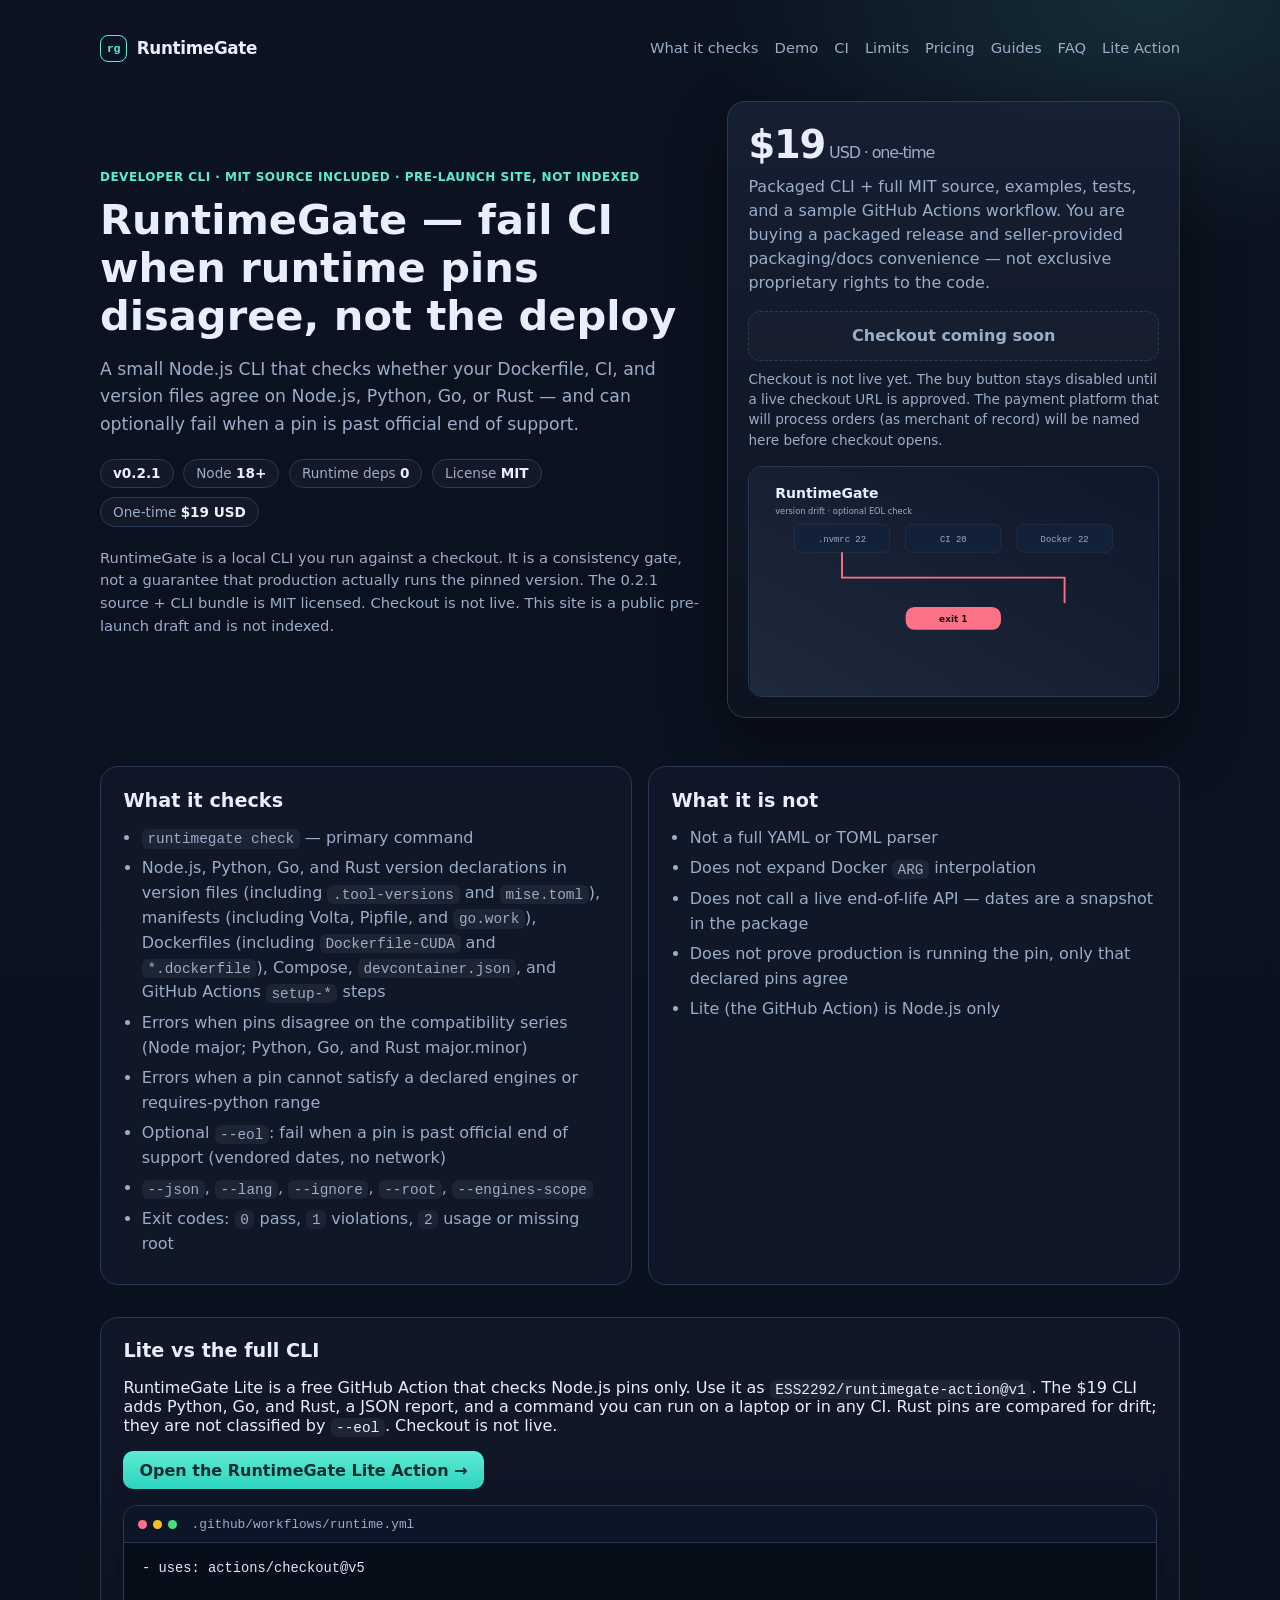
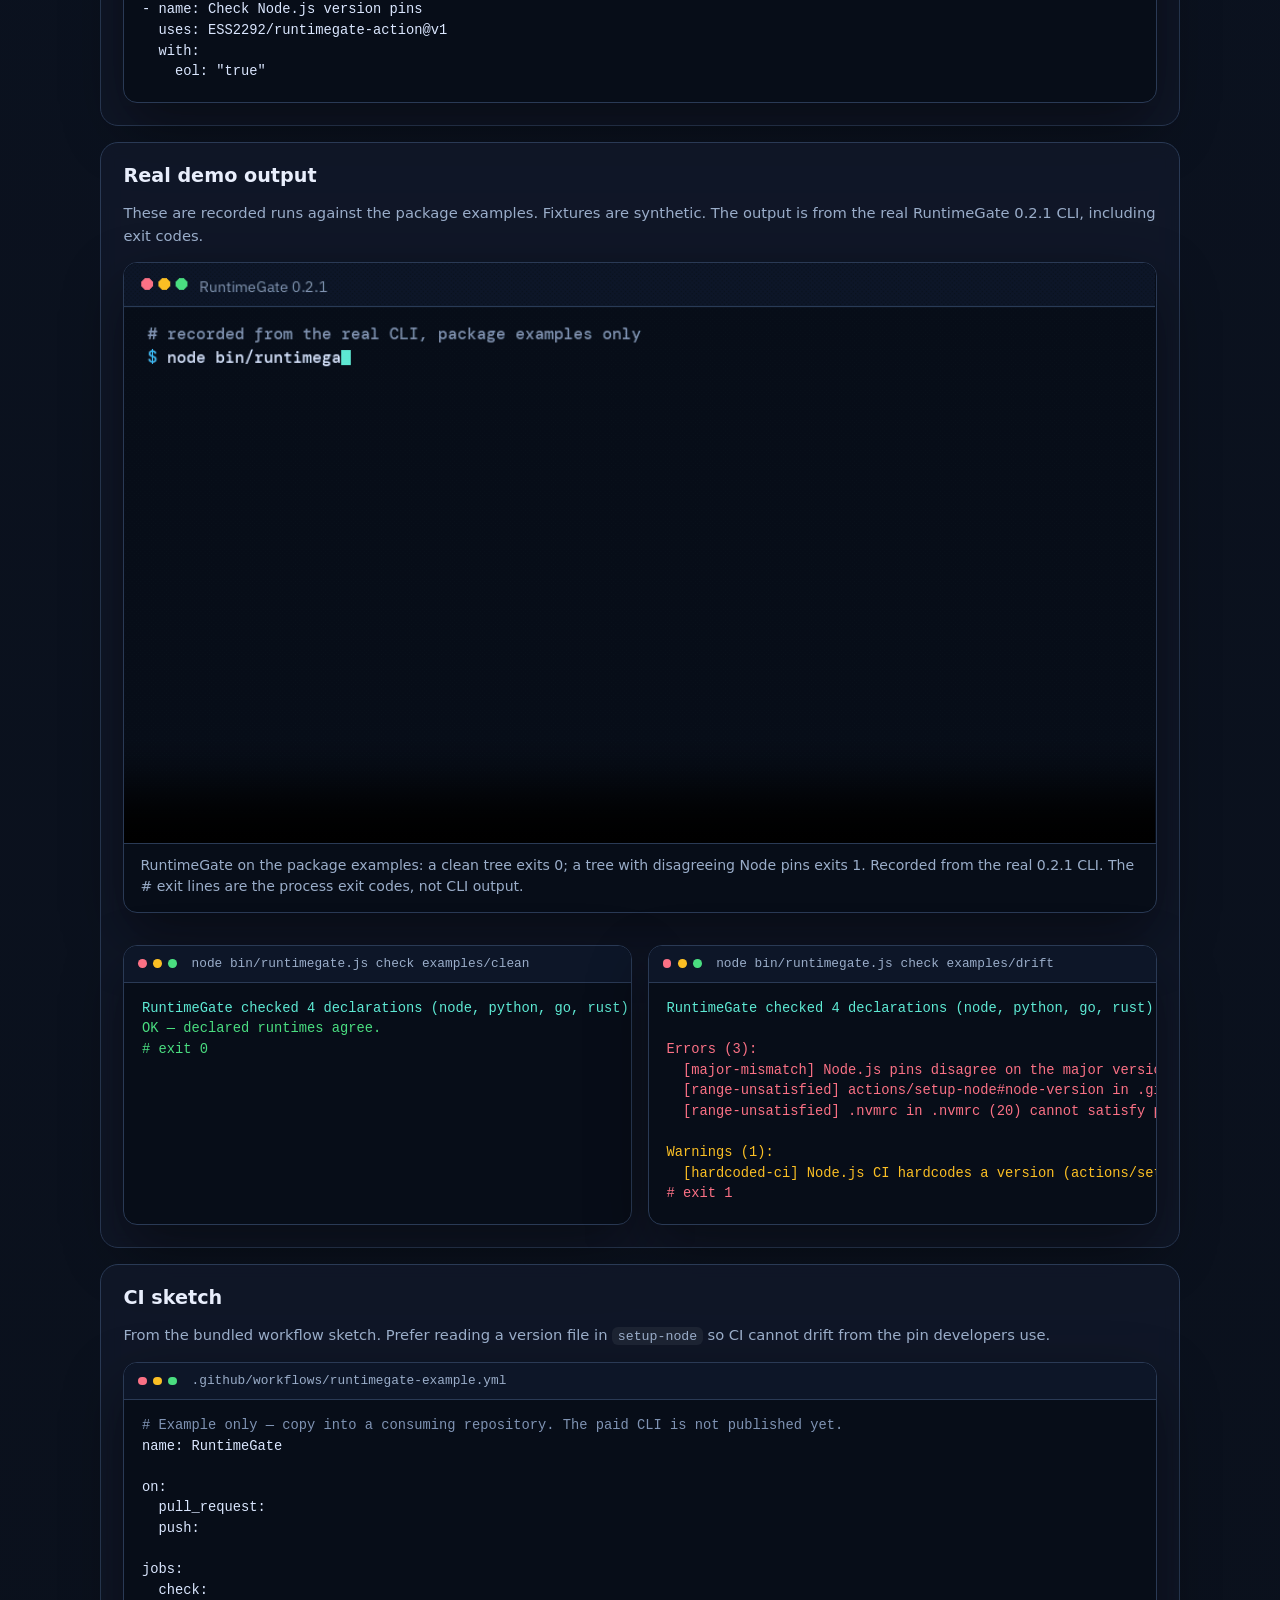
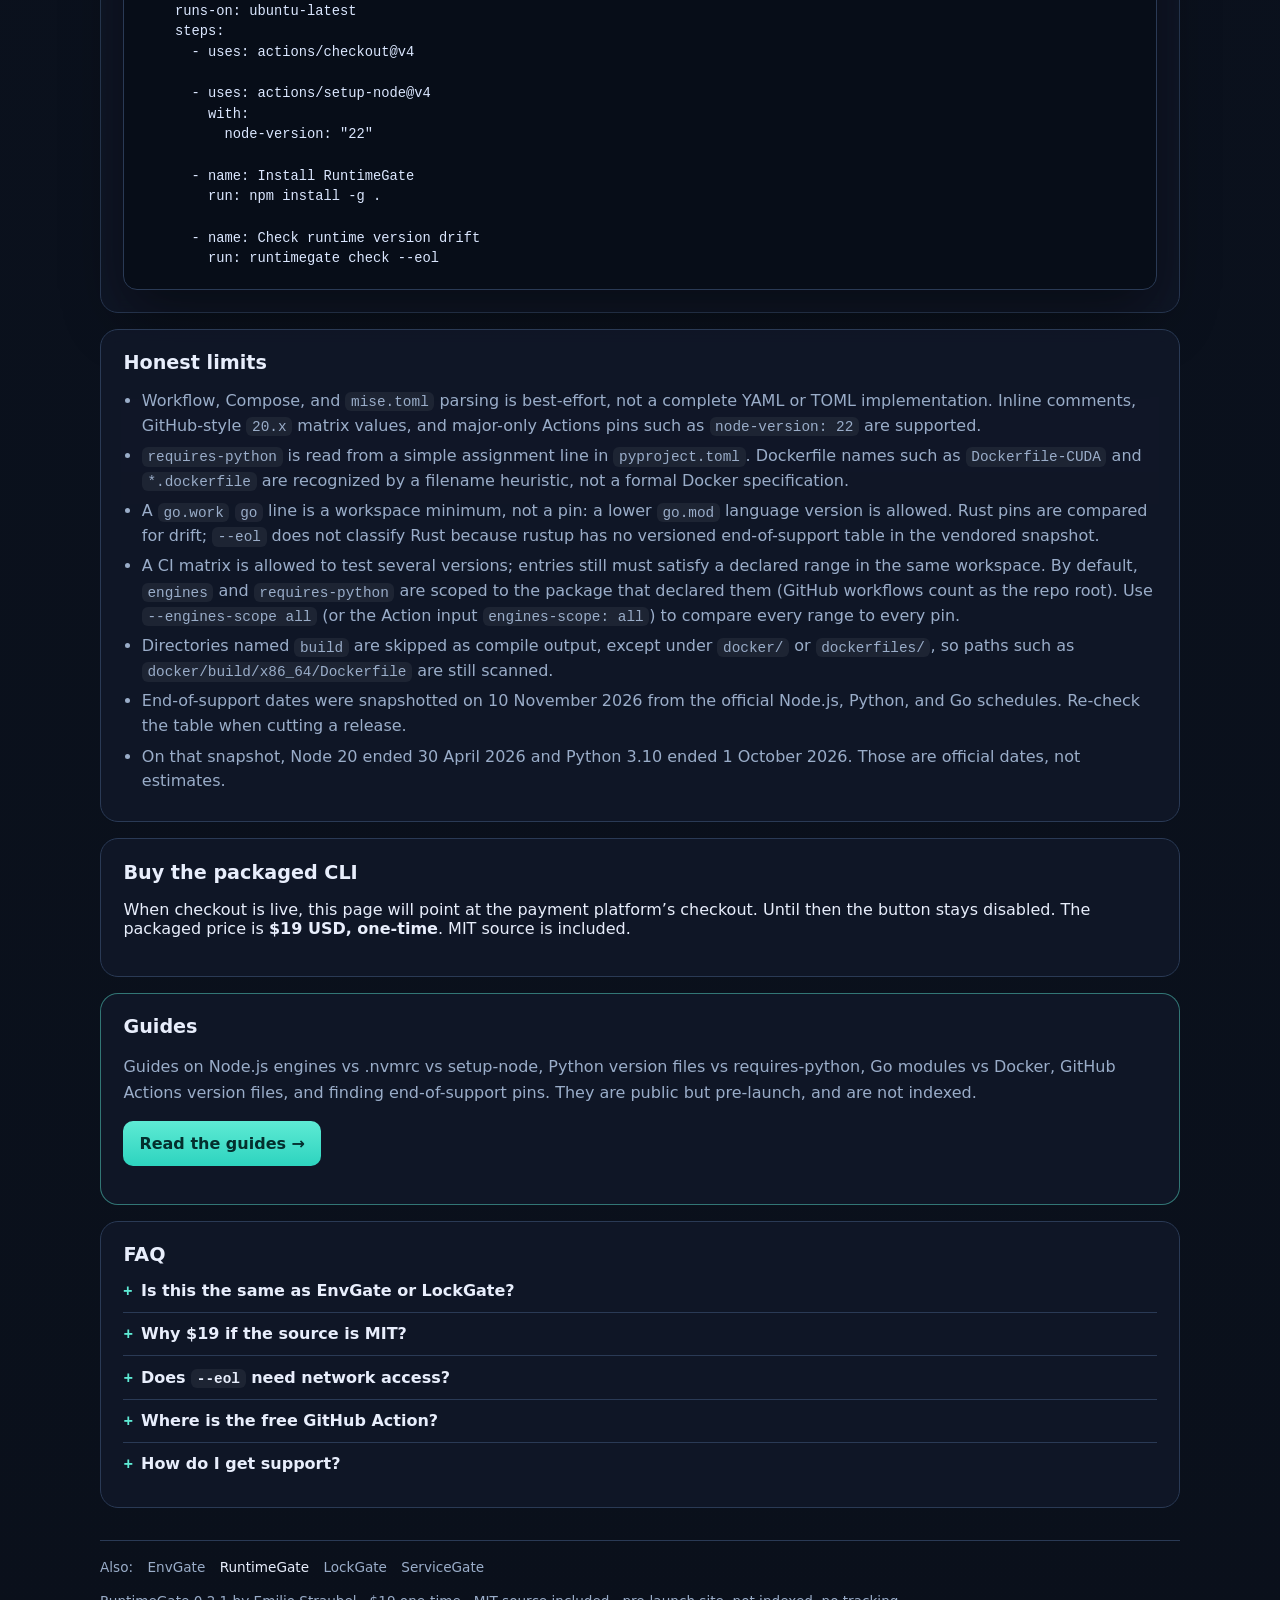
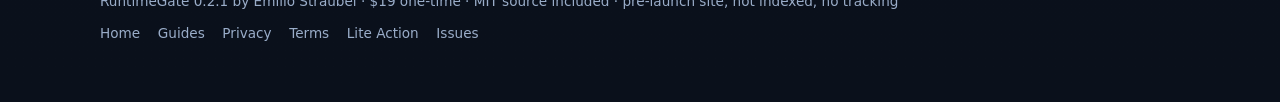
<file: index.html>
<!DOCTYPE html>
<html lang="en">
<head>
  <meta charset="utf-8" />
  <meta name="viewport" content="width=device-width, initial-scale=1" />
  <title>RuntimeGate — fail CI when runtime version pins disagree</title>
  <meta name="description" content="A $19 one-time Node.js CLI that fails CI when Dockerfile, CI, and version files disagree on Node.js, Python, Go, or Rust. Optional end-of-support check. MIT source included." />
  <meta name="author" content="Emilio Straubel" />
  <meta name="robots" content="noindex" />
  <meta property="og:title" content="RuntimeGate — fail CI when runtime version pins disagree" />
  <meta property="og:description" content="A $19 one-time Node.js CLI that fails CI when Dockerfile, CI, and version files disagree on Node.js, Python, Go, or Rust. Optional end-of-support check. MIT source included." />
  <meta property="og:type" content="website" />
  <meta property="og:site_name" content="RuntimeGate" />
  <meta property="og:url" content="https://ess2292.github.io/runtimegate/" />
  <link rel="canonical" href="https://ess2292.github.io/runtimegate/" />
  <meta property="og:image" content="https://ess2292.github.io/runtimegate/og-image.png" />
  <meta property="og:image:type" content="image/png" />
  <meta property="og:image:width" content="1200" />
  <meta property="og:image:height" content="630" />
  <meta property="og:image:alt" content="RuntimeGate — fail CI when runtime pins disagree" />
  <meta name="twitter:card" content="summary_large_image" />
  <meta name="twitter:title" content="RuntimeGate — fail CI when runtime version pins disagree" />
  <meta name="twitter:description" content="A $19 one-time Node.js CLI that fails CI when Dockerfile, CI, and version files disagree on Node.js, Python, Go, or Rust. Optional end-of-support check. MIT source included." />
  <meta name="twitter:image" content="https://ess2292.github.io/runtimegate/og-image.png" />
  <meta name="twitter:image:alt" content="RuntimeGate — fail CI when runtime pins disagree" />
  <script type="application/ld+json">{"@context": "https://schema.org", "@type": "SoftwareApplication", "name": "RuntimeGate", "applicationCategory": "DeveloperApplication", "operatingSystem": "Node.js 18+", "offers": {"@type": "Offer", "price": "19", "priceCurrency": "USD"}, "description": "A $19 one-time Node.js CLI that fails CI when Dockerfile, CI, and version files disagree on Node.js, Python, Go, or Rust. Optional end-of-support check. MIT source included.", "author": {"@type": "Person", "name": "Emilio Straubel"}, "url": "https://ess2292.github.io/runtimegate/"}</script>
  <meta name="theme-color" content="#0b1220" />
  <link rel="icon" href="favicon.svg" type="image/svg+xml" />
  <link rel="icon" href="favicon-32.png" type="image/png" sizes="32x32" />
  <link rel="apple-touch-icon" href="apple-touch-icon.png" />
  <link rel="stylesheet" href="styles.css" />
</head>
<body>
  <a class="skip" href="#main">Skip to content</a>
  <div class="wrap">
    <nav class="site-nav" aria-label="Primary">
      <a class="brand" href="index.html">
        <span class="brand-mark" aria-hidden="true">rg</span>
        RuntimeGate
      </a>
      <ul class="nav-links">
        <li><a href="#checks">What it checks</a></li>
        <li><a href="#demo">Demo</a></li>
        <li><a href="#ci">CI</a></li>
        <li><a href="#limits">Limits</a></li>
        <li><a href="#pricing">Pricing</a></li>
        <li><a href="guides/index.html">Guides</a></li>
        <li><a href="#faq">FAQ</a></li>
        <li><a href="https://github.com/ESS2292/runtimegate-action">Lite Action</a></li>
      </ul>
    </nav>

    <header class="hero">
      <div>
        <div class="eyebrow">Developer CLI · MIT source included · pre-launch site, not indexed</div>
        <h1>RuntimeGate — fail CI when runtime pins disagree, not the deploy</h1>
        <p class="lead">
          A small Node.js CLI that checks whether your Dockerfile, CI, and version files agree on Node.js, Python, Go, or Rust — and can optionally fail when a pin is past official end of support.
        </p>
        <div class="meta">
          <span class="chip"><em>v0.2.1</em></span>
          <span class="chip">Node <em>18+</em></span>
          <span class="chip">Runtime deps <em>0</em></span>
          <span class="chip">License <em>MIT</em></span>
          <span class="chip">One-time <em>$19 USD</em></span>
        </div>
        <p class="note">
          RuntimeGate is a local CLI you run against a checkout. It is a consistency gate, not a guarantee that production actually runs the pinned version.
          The 0.2.1 source + CLI bundle is MIT licensed. Checkout is not live. This site is a public pre-launch draft and is not indexed.
        </p>
      </div>

      <aside class="price-card" id="pricing" aria-label="Pricing">
        <div class="amt">$19<span>USD · one-time</span></div>
        <p>
          Packaged CLI + full MIT source, examples, tests, and a sample GitHub Actions workflow.
          You are buying a packaged release and seller-provided packaging/docs convenience — not exclusive proprietary rights to the code.
        </p>
        <button type="button" id="buy-btn" class="buy-btn" disabled data-checkout-url="">Checkout coming soon</button>
        <p class="buy-note">Checkout is not live yet. The buy button stays disabled until a live checkout URL is approved. The payment platform that will process orders (as merchant of record) will be named here before checkout opens.</p>
        <div class="art" aria-hidden="true">
          <svg class="art-svg" viewBox="0 0 640 360" xmlns="http://www.w3.org/2000/svg">
            <defs>
              <linearGradient id="g1" x1="0" y1="0" x2="1" y2="1">
                <stop offset="0%" stop-color="#38bdf8" stop-opacity=".9"/>
                <stop offset="100%" stop-color="#818cf8" stop-opacity=".7"/>
              </linearGradient>
              <linearGradient id="g2" x1="0" y1="1" x2="1" y2="0">
                <stop offset="0%" stop-color="#1e293b"/>
                <stop offset="100%" stop-color="#0f172a"/>
              </linearGradient>
            </defs>
            <rect width="640" height="360" fill="url(#g2)"/>
            <rect x="70" y="90" width="150" height="44" rx="10" fill="#122038" stroke="#2a3a55"/>
            <text x="145" y="118" text-anchor="middle" fill="#9aadc9" font-family="ui-monospace,monospace" font-size="14">.nvmrc 22</text>
            <rect x="245" y="90" width="150" height="44" rx="10" fill="#122038" stroke="#2a3a55"/>
            <text x="320" y="118" text-anchor="middle" fill="#9aadc9" font-family="ui-monospace,monospace" font-size="14">CI 20</text>
            <rect x="420" y="90" width="150" height="44" rx="10" fill="#122038" stroke="#2a3a55"/>
            <text x="495" y="118" text-anchor="middle" fill="#9aadc9" font-family="ui-monospace,monospace" font-size="14">Docker 22</text>
            <path d="M145 134 v40 H320 v0 H495 v40" fill="none" stroke="#fb7185" stroke-width="3"/>
            <rect x="245" y="220" width="150" height="36" rx="14" fill="#fb7185"/>
            <text x="320" y="244" text-anchor="middle" fill="#1b0a0e" font-family="ui-sans-serif,system-ui,sans-serif" font-size="14" font-weight="700">exit 1</text>
            <text x="40" y="48" fill="#e8eefc" font-family="ui-sans-serif,system-ui,sans-serif" font-size="22" font-weight="700">RuntimeGate</text>
            <text x="40" y="74" fill="#9aadc9" font-family="ui-sans-serif,system-ui,sans-serif" font-size="13">version drift · optional EOL check</text>
          </svg>
        </div>
      </aside>
    </header>

    <main id="main">
      <div class="grid-2" id="checks">
        <section>
          <h2>What it checks</h2>
          <ul>
            <li><code>runtimegate check</code> — primary command</li>
            <li>Node.js, Python, Go, and Rust version declarations in version files (including <code>.tool-versions</code> and <code>mise.toml</code>), manifests (including Volta, Pipfile, and <code>go.work</code>), Dockerfiles (including <code>Dockerfile-CUDA</code> and <code>*.dockerfile</code>), Compose, <code>devcontainer.json</code>, and GitHub Actions <code>setup-*</code> steps</li>
            <li>Errors when pins disagree on the compatibility series (Node major; Python, Go, and Rust major.minor)</li>
            <li>Errors when a pin cannot satisfy a declared engines or requires-python range</li>
            <li>Optional <code>--eol</code>: fail when a pin is past official end of support (vendored dates, no network)</li>
            <li><code>--json</code>, <code>--lang</code>, <code>--ignore</code>, <code>--root</code>, <code>--engines-scope</code></li>
            <li>Exit codes: <code>0</code> pass, <code>1</code> violations, <code>2</code> usage or missing root</li>
          </ul>
        </section>
        <section>
          <h2>What it is not</h2>
          <ul>
            <li>Not a full YAML or TOML parser</li>
            <li>Does not expand Docker <code>ARG</code> interpolation</li>
            <li>Does not call a live end-of-life API — dates are a snapshot in the package</li>
            <li>Does not prove production is running the pin, only that declared pins agree</li>
            <li>Lite (the GitHub Action) is Node.js only</li>
          </ul>
        </section>
      </div>

      <section id="lite">
        <h2>Lite vs the full CLI</h2>
        <p>RuntimeGate Lite is a free GitHub Action that checks Node.js pins only. Use it as <code>ESS2292/runtimegate-action@v1</code>. The $19 CLI adds Python, Go, and Rust, a JSON report, and a command you can run on a laptop or in any CI. Rust pins are compared for drift; they are not classified by <code>--eol</code>. Checkout is not live.</p>
        <p><a class="cta-link" href="https://github.com/ESS2292/runtimegate-action">Open the RuntimeGate Lite Action &rarr;</a></p>
        <div class="terminal">
          <div class="bar">
            <span class="dot r"></span><span class="dot y"></span><span class="dot g"></span>
            <span class="bar-cmd">.github/workflows/runtime.yml</span>
          </div>
<pre>- uses: actions/checkout@v5

- name: Check Node.js version pins
  uses: ESS2292/runtimegate-action@v1
  with:
    eol: "true"</pre>
        </div>

      </section>

      <section id="demo">
        <h2>Real demo output</h2>
        <p class="note">These are recorded runs against the package examples. Fixtures are synthetic. The output is from the real RuntimeGate 0.2.1 CLI, including exit codes.</p>

        <figure class="demo-rec">
          <video autoplay loop muted playsinline controls poster="demos/runtimegate-demo.gif" width="960" height="540">
            <source src="demos/runtimegate-demo.mp4" type="video/mp4" />
            <img src="demos/runtimegate-demo.gif" width="960" height="540" alt="Terminal recording: RuntimeGate passes on a clean example where runtime pins agree, then fails when Node pins disagree (20 vs 22)." />
          </video>
          <figcaption>RuntimeGate on the package examples: a clean tree exits 0; a tree with disagreeing Node pins exits 1. Recorded from the real 0.2.1 CLI. The # exit lines are the process exit codes, not CLI output.</figcaption>
        </figure>

        <div class="grid-2">
          <div class="terminal">
            <div class="bar">
              <span class="dot r"></span><span class="dot y"></span><span class="dot g"></span>
              <span class="bar-cmd">node bin/runtimegate.js check examples/clean</span>
            </div>
<pre><span class="c-accent">RuntimeGate checked 4 declarations (node, python, go, rust).</span>
<span class="c-ok">OK — declared runtimes agree.</span>
<span class="c-ok"># exit 0</span>
</pre>
          </div>

          <div class="terminal">
            <div class="bar">
              <span class="dot r"></span><span class="dot y"></span><span class="dot g"></span>
              <span class="bar-cmd">node bin/runtimegate.js check examples/drift</span>
            </div>
<pre><span class="c-accent">RuntimeGate checked 4 declarations (node, python, go, rust).</span>

<span class="c-err">Errors (3):</span>
<span class="c-err">  [major-mismatch] Node.js pins disagree on the major version (20 vs 22).</span>
<span class="c-err">  [range-unsatisfied] actions/setup-node#node-version in .github/workflows/ci.yml (20) cannot satisfy package.json#engines.node &quot;&gt;=22&quot; in package.json.</span>
<span class="c-err">  [range-unsatisfied] .nvmrc in .nvmrc (20) cannot satisfy package.json#engines.node &quot;&gt;=22&quot; in package.json.</span>

<span class="c-warn">Warnings (1):</span>
<span class="c-warn">  [hardcoded-ci] Node.js CI hardcodes a version (actions/setup-node#node-version@.github/workflows/ci.yml:20) while a version file is present or referenced. Prefer node-version-file / python-version-file / go-version-file so CI cannot drift.</span>
<span class="c-err"># exit 1</span>
</pre>
          </div>
        </div>
      </section>

      <section id="ci">
        <h2>CI sketch</h2>
        <p class="note">From the bundled workflow sketch. Prefer reading a version file in <code>setup-node</code> so CI cannot drift from the pin developers use.</p>
        <div class="terminal">
          <div class="bar">
            <span class="dot r"></span><span class="dot y"></span><span class="dot g"></span>
            <span class="bar-cmd">.github/workflows/runtimegate-example.yml</span>
          </div>
<pre><span class="c-muted"># Example only — copy into a consuming repository. The paid CLI is not published yet.</span>
name: RuntimeGate

on:
  pull_request:
  push:

jobs:
  check:
    runs-on: ubuntu-latest
    steps:
      - uses: actions/checkout@v4

      - uses: actions/setup-node@v4
        with:
          node-version: "22"

      - name: Install RuntimeGate
        run: npm install -g .

      - name: Check runtime version drift
        run: runtimegate check --eol</pre>
        </div>
      </section>

      <section id="limits">
        <h2>Honest limits</h2>
        <ul>
          <li>Workflow, Compose, and <code>mise.toml</code> parsing is best-effort, not a complete YAML or TOML implementation. Inline comments, GitHub-style <code>20.x</code> matrix values, and major-only Actions pins such as <code>node-version: 22</code> are supported.</li>
          <li><code>requires-python</code> is read from a simple assignment line in <code>pyproject.toml</code>. Dockerfile names such as <code>Dockerfile-CUDA</code> and <code>*.dockerfile</code> are recognized by a filename heuristic, not a formal Docker specification.</li>
          <li>A <code>go.work</code> <code>go</code> line is a workspace minimum, not a pin: a lower <code>go.mod</code> language version is allowed. Rust pins are compared for drift; <code>--eol</code> does not classify Rust because rustup has no versioned end-of-support table in the vendored snapshot.</li>
          <li>A CI matrix is allowed to test several versions; entries still must satisfy a declared range in the same workspace. By default, <code>engines</code> and <code>requires-python</code> are scoped to the package that declared them (GitHub workflows count as the repo root). Use <code>--engines-scope all</code> (or the Action input <code>engines-scope: all</code>) to compare every range to every pin.</li>
          <li>Directories named <code>build</code> are skipped as compile output, except under <code>docker/</code> or <code>dockerfiles/</code>, so paths such as <code>docker/build/x86_64/Dockerfile</code> are still scanned.</li>
          <li>End-of-support dates were snapshotted on 10 November 2026 from the official Node.js, Python, and Go schedules. Re-check the table when cutting a release.</li>
          <li>On that snapshot, Node 20 ended 30 April 2026 and Python 3.10 ended 1 October 2026. Those are official dates, not estimates.</li>
        </ul>
      </section>

      <section id="buy">
        <h2>Buy the packaged CLI</h2>
        <p>When checkout is live, this page will point at the payment platform’s checkout. Until then the button stays disabled. The packaged price is <strong>$19 USD, one-time</strong>. MIT source is included.</p>
      </section>

      <section class="cta-box" aria-label="Guides">
        <h2>Guides</h2>
        <p>Guides on Node.js engines vs .nvmrc vs setup-node, Python version files vs requires-python, Go modules vs Docker, GitHub Actions version files, and finding end-of-support pins. They are public but pre-launch, and are not indexed.</p>
        <p><a class="cta-link" href="guides/index.html">Read the guides &rarr;</a></p>
      </section>

      <section id="faq" class="faq">
        <h2>FAQ</h2>
        <details>
          <summary>Is this the same as EnvGate or LockGate?</summary>
          <p>No. EnvGate checks environment files for missing keys, placeholders, and a narrow set of secret shapes. RuntimeGate checks whether runtime version pins agree. LockGate checks whether the dependency install is frozen and repeatable. The free <a href="https://github.com/ESS2292/lockgate-action">LockGate Lite Action</a> fails the job when mixed lockfiles are committed or CI runs an unfrozen install. They share an audience (CI and DevOps) and the same “fail the job, not the deploy” idea.</p>
        </details>
        <details>
          <summary>Why $19 if the source is MIT?</summary>
          <p>MIT allows selling copies. The price is for a packaged, tested release with docs and a CI sketch, not exclusive ownership of the code. Buyers (and others) may redistribute under MIT terms.</p>
        </details>
        <details>
          <summary>Does <code>--eol</code> need network access?</summary>
          <p>No. Dates are vendored in the package, with sources cited in the docs. They can go stale; the snapshot date is printed in <code>src/eol.js</code>.</p>
        </details>
        <details>
          <summary>Where is the free GitHub Action?</summary>
          <p>RuntimeGate Lite is published at <a href="https://github.com/ESS2292/runtimegate-action">ESS2292/runtimegate-action</a>. Use <code>ESS2292/runtimegate-action@v1</code>. It checks Node.js pins only. Questions can be opened as <a href="https://github.com/ESS2292/runtimegate-action/issues">GitHub Issues</a>.</p>
        </details>
        <details>
          <summary>How do I get support?</summary>
          <p>Open an issue on the <a href="https://github.com/ESS2292/runtimegate-action/issues">RuntimeGate Lite repository</a>. A seller support email will be added before the paid listing goes live. Do not use an invented address.</p>
        </details>
      </section>
    </main>

    <footer>
      <nav class="family-nav" aria-label="Other tools in this family">
        <span class="family-label">Also:</span>
          <a href="https://ess2292.github.io/envgate/">EnvGate</a>
          <a href="https://ess2292.github.io/runtimegate/" aria-current="page">RuntimeGate</a>
          <a href="https://ess2292.github.io/lockgate/">LockGate</a>
          <a href="https://ess2292.github.io/servicegate/">ServiceGate</a>
      </nav>
<div class="footer-row">
        <div>
          RuntimeGate 0.2.1 by Emilio Straubel · $19 one-time · MIT source included · pre-launch site, not indexed, no tracking
        </div>
        <div class="footer-links">
          <a href="index.html">Home</a>
          <a href="guides/index.html">Guides</a>
          <a href="privacy.html">Privacy</a>
          <a href="terms.html">Terms</a>
          <a href="https://github.com/ESS2292/runtimegate-action">Lite Action</a>
          <a href="https://github.com/ESS2292/runtimegate-action/issues">Issues</a>
        </div>
      </div>
    </footer>
  </div>
  <script>
    (function () {
      var btn = document.getElementById("buy-btn");
      if (!btn) return;
      var url = (btn.getAttribute("data-checkout-url") || "").trim();
      if (!url) return;
      btn.disabled = false;
      btn.textContent = "Buy RuntimeGate — $19";
      btn.addEventListener("click", function () {
        window.location.href = url;
      });
    })();
  </script>
</body>
</html>
</file>
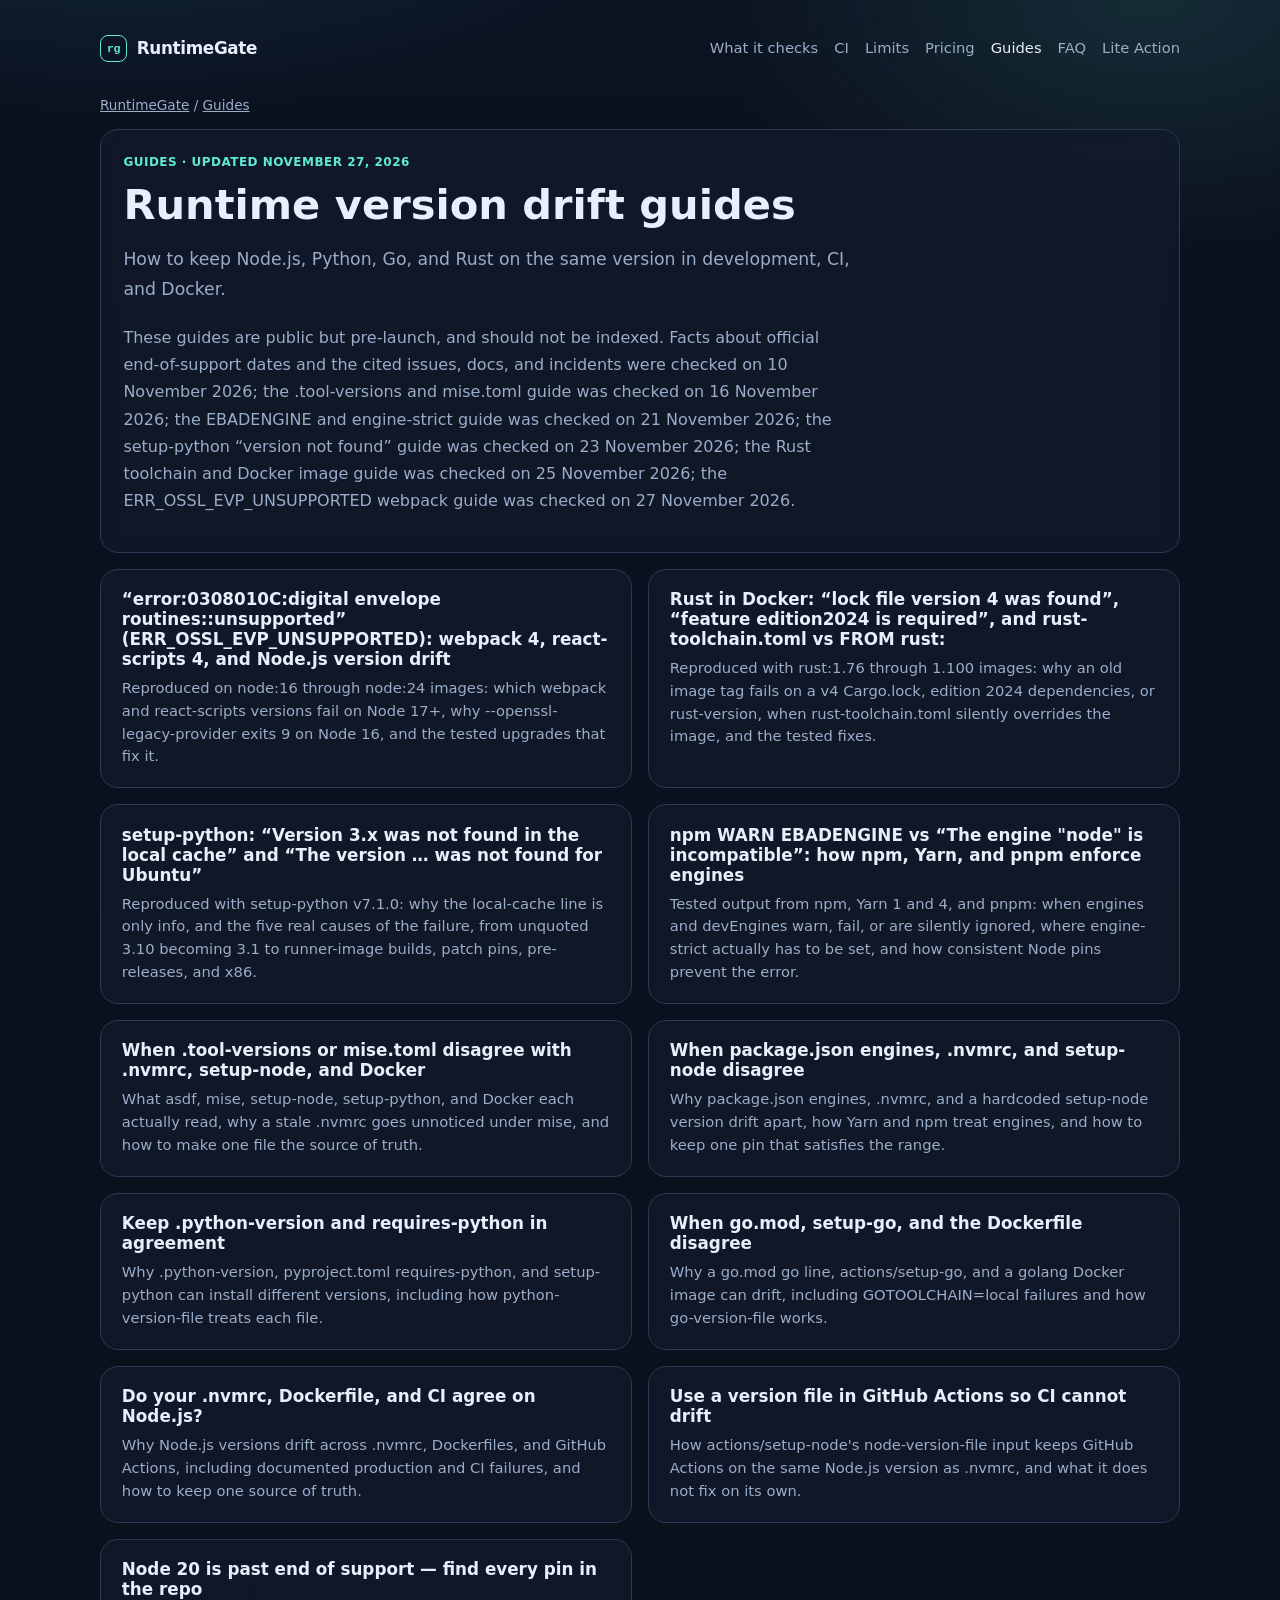
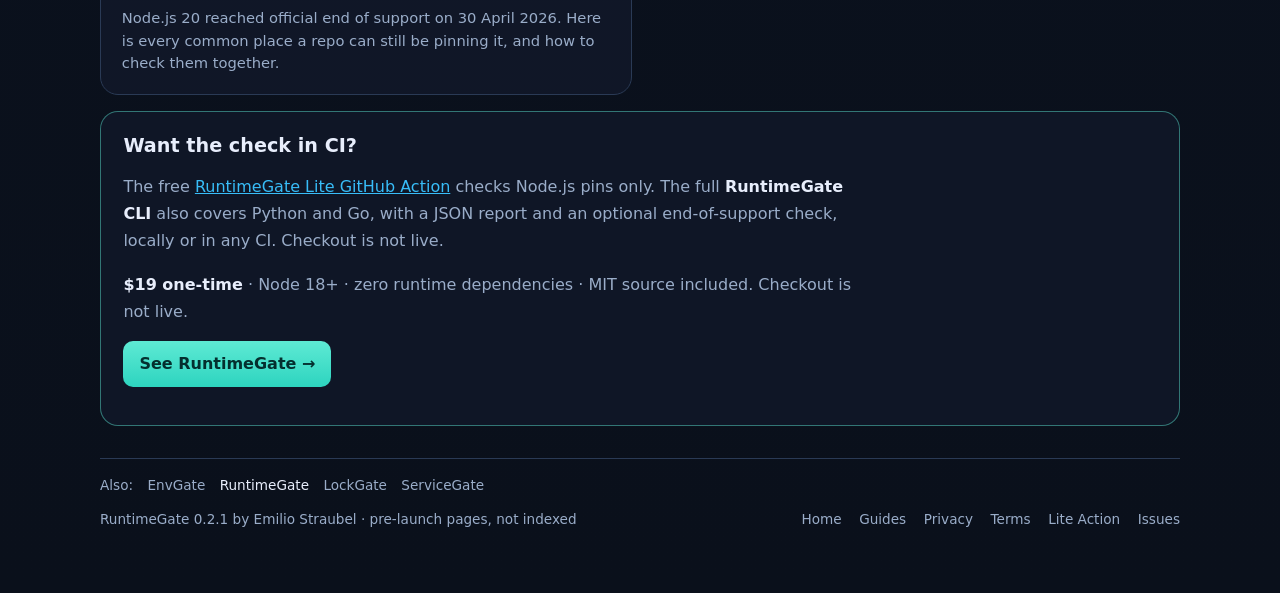
<file: guides/index.html>
<!DOCTYPE html>
<html lang="en">
<head>
  <meta charset="utf-8" />
  <meta name="viewport" content="width=device-width, initial-scale=1" />
  <title>Guides: Node.js, Python, and Go version drift in CI — RuntimeGate</title>
  <meta name="description" content="Practical guides on keeping runtime versions in agreement across version files, package manifests, Dockerfiles, and GitHub Actions, including .nvmrc vs engines, .python-version vs requires-python, and go.mod vs setup-go." />
  <meta name="author" content="Emilio Straubel" />
  <meta name="robots" content="noindex" />
  <link rel="canonical" href="https://ess2292.github.io/runtimegate/guides/" />
  <meta property="og:title" content="Guides: Node.js, Python, and Go version drift in CI — RuntimeGate" />
  <meta property="og:description" content="Practical guides on keeping runtime versions in agreement across version files, package manifests, Dockerfiles, and GitHub Actions, including .nvmrc vs engines, .python-version vs requires-python, and go.mod vs setup-go." />
  <meta property="og:type" content="article" />
  <meta property="og:url" content="https://ess2292.github.io/runtimegate/guides/" />
  <meta property="og:site_name" content="RuntimeGate" />
  <meta property="og:image" content="https://ess2292.github.io/runtimegate/og-image.png" />
  <meta property="og:image:type" content="image/png" />
  <meta property="og:image:width" content="1200" />
  <meta property="og:image:height" content="630" />
  <meta property="og:image:alt" content="RuntimeGate — fail CI when runtime pins disagree" />
  <meta property="article:published_time" content="2026-11-10" />
  <meta name="twitter:card" content="summary_large_image" />
  <meta name="twitter:title" content="Guides: Node.js, Python, and Go version drift in CI — RuntimeGate" />
  <meta name="twitter:description" content="Practical guides on keeping runtime versions in agreement across version files, package manifests, Dockerfiles, and GitHub Actions, including .nvmrc vs engines, .python-version vs requires-python, and go.mod vs setup-go." />
  <meta name="twitter:image" content="https://ess2292.github.io/runtimegate/og-image.png" />
  <meta name="twitter:image:alt" content="RuntimeGate — fail CI when runtime pins disagree" />
  <script type="application/ld+json">{"@context": "https://schema.org", "@type": "TechArticle", "headline": "Runtime version drift guides", "description": "Practical guides on keeping runtime versions in agreement across version files, package manifests, Dockerfiles, and GitHub Actions, including .nvmrc vs engines, .python-version vs requires-python, and go.mod vs setup-go.", "author": {"@type": "Person", "name": "Emilio Straubel"}, "datePublished": "2026-11-10", "dateModified": "2026-11-27", "mainEntityOfPage": "https://ess2292.github.io/runtimegate/guides/", "publisher": {"@type": "Person", "name": "Emilio Straubel"}, "image": "https://ess2292.github.io/runtimegate/og-image.png"}</script>
  <meta name="theme-color" content="#0b1220" />
  <link rel="icon" href="../favicon.svg" type="image/svg+xml" />
  <link rel="icon" href="../favicon-32.png" type="image/png" sizes="32x32" />
  <link rel="apple-touch-icon" href="../apple-touch-icon.png" />
  <link rel="stylesheet" href="../styles.css" />
</head>
<body>
  <a class="skip" href="#main">Skip to content</a>
  <div class="wrap">
    <nav class="site-nav" aria-label="Primary">
      <a class="brand" href="../index.html">
        <span class="brand-mark" aria-hidden="true">rg</span>
        RuntimeGate
      </a>
      <ul class="nav-links">
        <li><a href="../index.html#checks">What it checks</a></li>
        <li><a href="../index.html#ci">CI</a></li>
        <li><a href="../index.html#limits">Limits</a></li>
        <li><a href="../index.html#pricing">Pricing</a></li>
        <li><a href="index.html" aria-current="page">Guides</a></li>
        <li><a href="../index.html#faq">FAQ</a></li>
        <li><a href="https://github.com/ESS2292/runtimegate-action">Lite Action</a></li>
      </ul>
    </nav>
    <main id="main" class="article">
      <p class="crumbs"><a href="../index.html">RuntimeGate</a> / <a href="index.html">Guides</a></p>
      <section>
        <div class="eyebrow">Guides &middot; Updated November 27, 2026</div>
        <h1>Runtime version drift guides</h1>
        <p class="lead">How to keep Node.js, Python, Go, and Rust on the same version in development, CI, and Docker.</p>
        <p>These guides are public but pre-launch, and should not be indexed. Facts about official end-of-support dates and the cited issues, docs, and incidents were checked on 10 November 2026; the .tool-versions and mise.toml guide was checked on 16 November 2026; the EBADENGINE and engine-strict guide was checked on 21 November 2026; the setup-python “version not found” guide was checked on 23 November 2026; the Rust toolchain and Docker image guide was checked on 25 November 2026; the ERR_OSSL_EVP_UNSUPPORTED webpack guide was checked on 27 November 2026.</p>
      </section>
      <div class="guide-list">
        <article class="guide-card">
          <h2><a href="node-err-ossl-evp-unsupported-0308010c-webpack.html">“error:0308010C:digital envelope routines::unsupported” (ERR_OSSL_EVP_UNSUPPORTED): webpack 4, react-scripts 4, and Node.js version drift</a></h2>
          <p>Reproduced on node:16 through node:24 images: which webpack and react-scripts versions fail on Node 17+, why --openssl-legacy-provider exits 9 on Node 16, and the tested upgrades that fix it.</p>
        </article>
        <article class="guide-card">
          <h2><a href="rust-toolchain-toml-vs-dockerfile-rust-image.html">Rust in Docker: “lock file version 4 was found”, “feature edition2024 is required”, and rust-toolchain.toml vs FROM rust:</a></h2>
          <p>Reproduced with rust:1.76 through 1.100 images: why an old image tag fails on a v4 Cargo.lock, edition 2024 dependencies, or rust-version, when rust-toolchain.toml silently overrides the image, and the tested fixes.</p>
        </article>
        <article class="guide-card">
          <h2><a href="setup-python-version-not-found-local-cache.html">setup-python: “Version 3.x was not found in the local cache” and “The version … was not found for Ubuntu”</a></h2>
          <p>Reproduced with setup-python v7.1.0: why the local-cache line is only info, and the five real causes of the failure, from unquoted 3.10 becoming 3.1 to runner-image builds, patch pins, pre-releases, and x86.</p>
        </article>
        <article class="guide-card">
          <h2><a href="npm-ebadengine-engine-strict-devengines-yarn-pnpm.html">npm WARN EBADENGINE vs “The engine "node" is incompatible”: how npm, Yarn, and pnpm enforce engines</a></h2>
          <p>Tested output from npm, Yarn 1 and 4, and pnpm: when engines and devEngines warn, fail, or are silently ignored, where engine-strict actually has to be set, and how consistent Node pins prevent the error.</p>
        </article>
        <article class="guide-card">
          <h2><a href="tool-versions-mise-toml-vs-nvmrc-setup-node.html">When .tool-versions or mise.toml disagree with .nvmrc, setup-node, and Docker</a></h2>
          <p>What asdf, mise, setup-node, setup-python, and Docker each actually read, why a stale .nvmrc goes unnoticed under mise, and how to make one file the source of truth.</p>
        </article>
        <article class="guide-card">
          <h2><a href="package-json-engines-vs-nvmrc-setup-node.html">When package.json engines, .nvmrc, and setup-node disagree</a></h2>
          <p>Why package.json engines, .nvmrc, and a hardcoded setup-node version drift apart, how Yarn and npm treat engines, and how to keep one pin that satisfies the range.</p>
        </article>
        <article class="guide-card">
          <h2><a href="python-version-vs-pyproject-requires-python.html">Keep .python-version and requires-python in agreement</a></h2>
          <p>Why .python-version, pyproject.toml requires-python, and setup-python can install different versions, including how python-version-file treats each file.</p>
        </article>
        <article class="guide-card">
          <h2><a href="gomod-vs-setup-go-dockerfile.html">When go.mod, setup-go, and the Dockerfile disagree</a></h2>
          <p>Why a go.mod go line, actions/setup-go, and a golang Docker image can drift, including GOTOOLCHAIN=local failures and how go-version-file works.</p>
        </article>
        <article class="guide-card">
          <h2><a href="nvmrc-dockerfile-ci-node-version-drift.html">Do your .nvmrc, Dockerfile, and CI agree on Node.js?</a></h2>
          <p>Why Node.js versions drift across .nvmrc, Dockerfiles, and GitHub Actions, including documented production and CI failures, and how to keep one source of truth.</p>
        </article>
        <article class="guide-card">
          <h2><a href="github-actions-node-version-file.html">Use a version file in GitHub Actions so CI cannot drift</a></h2>
          <p>How actions/setup-node&#x27;s node-version-file input keeps GitHub Actions on the same Node.js version as .nvmrc, and what it does not fix on its own.</p>
        </article>
        <article class="guide-card">
          <h2><a href="find-eol-node-pins-after-node-20.html">Node 20 is past end of support — find every pin in the repo</a></h2>
          <p>Node.js 20 reached official end of support on 30 April 2026. Here is every common place a repo can still be pinning it, and how to check them together.</p>
        </article>
      </div>
      <section class="cta-box" aria-label="RuntimeGate">
        <h2>Want the check in CI?</h2>
        <p>The free <a href="https://github.com/ESS2292/runtimegate-action">RuntimeGate Lite GitHub Action</a> checks Node.js pins only. The full <strong>RuntimeGate CLI</strong> also covers Python and Go, with a JSON report and an optional end-of-support check, locally or in any CI. Checkout is not live.</p>
        <p><strong>$19 one-time</strong> &middot; Node 18+ &middot; zero runtime dependencies &middot; MIT source included. Checkout is not live.</p>
        <p><a class="cta-link" href="../index.html#pricing">See RuntimeGate &rarr;</a></p>
      </section>
    </main>
    <footer>
      <nav class="family-nav" aria-label="Other tools in this family">
        <span class="family-label">Also:</span>
          <a href="https://ess2292.github.io/envgate/">EnvGate</a>
          <a href="https://ess2292.github.io/runtimegate/" aria-current="page">RuntimeGate</a>
          <a href="https://ess2292.github.io/lockgate/">LockGate</a>
          <a href="https://ess2292.github.io/servicegate/">ServiceGate</a>
      </nav>
<div class="footer-row">
        <div>RuntimeGate 0.2.1 by Emilio Straubel · pre-launch pages, not indexed</div>
        <div class="footer-links">
          <a href="../index.html">Home</a>
          <a href="index.html" aria-current="page">Guides</a>
          <a href="../privacy.html">Privacy</a>
          <a href="../terms.html">Terms</a>
          <a href="https://github.com/ESS2292/runtimegate-action">Lite Action</a>
          <a href="https://github.com/ESS2292/runtimegate-action/issues">Issues</a>
        </div>
      </div>
    </footer>
  </div>
</body>
</html>
</file>
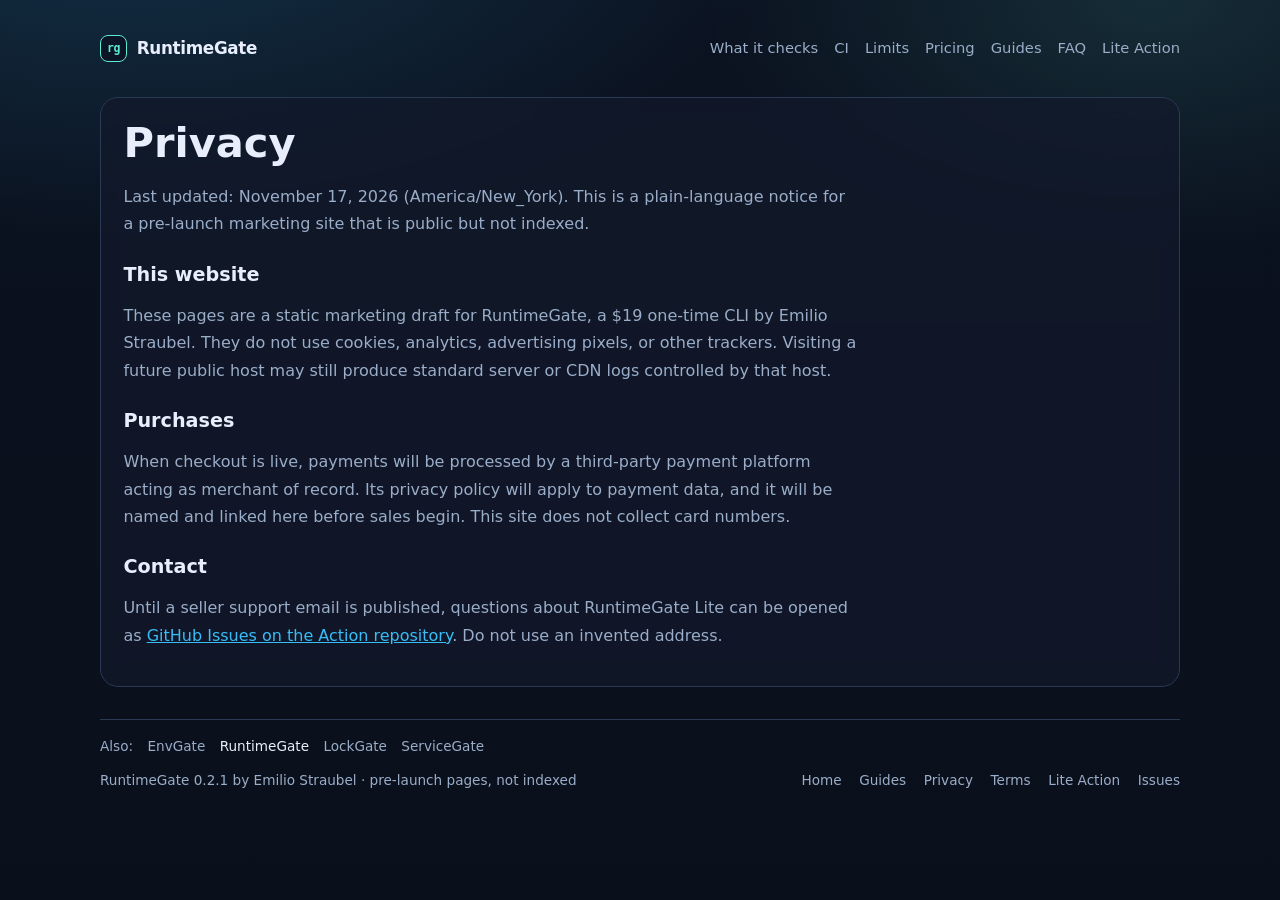
<file: privacy.html>
<!DOCTYPE html>
<html lang="en">
<head>
  <meta charset="utf-8" />
  <meta name="viewport" content="width=device-width, initial-scale=1" />
  <title>Privacy — RuntimeGate</title>
  <meta name="description" content="Privacy information for the RuntimeGate draft marketing site and future purchases through a third-party payment platform." />
  <meta name="author" content="Emilio Straubel" />
  <meta name="robots" content="noindex" />
  <meta property="og:title" content="Privacy — RuntimeGate" />
  <meta property="og:description" content="Privacy information for the RuntimeGate draft marketing site and future purchases through a third-party payment platform." />
  <meta property="og:type" content="article" />
  <meta property="og:site_name" content="RuntimeGate" />
  <meta property="og:url" content="https://ess2292.github.io/runtimegate/privacy.html" />
  <link rel="canonical" href="https://ess2292.github.io/runtimegate/privacy.html" />
  <meta property="og:image" content="https://ess2292.github.io/runtimegate/og-image.png" />
  <meta property="og:image:type" content="image/png" />
  <meta property="og:image:width" content="1200" />
  <meta property="og:image:height" content="630" />
  <meta property="og:image:alt" content="RuntimeGate — fail CI when runtime pins disagree" />
  <meta name="twitter:card" content="summary_large_image" />
  <meta name="twitter:title" content="Privacy — RuntimeGate" />
  <meta name="twitter:description" content="Privacy information for the RuntimeGate draft marketing site and future purchases through a third-party payment platform." />
  <meta name="twitter:image" content="https://ess2292.github.io/runtimegate/og-image.png" />
  <meta name="twitter:image:alt" content="RuntimeGate — fail CI when runtime pins disagree" />
  <meta name="theme-color" content="#0b1220" />
  <link rel="icon" href="favicon.svg" type="image/svg+xml" />
  <link rel="icon" href="favicon-32.png" type="image/png" sizes="32x32" />
  <link rel="apple-touch-icon" href="apple-touch-icon.png" />
  <link rel="stylesheet" href="styles.css" />
</head>
<body>
  <a class="skip" href="#main">Skip to content</a>
  <div class="wrap">
    <nav class="site-nav" aria-label="Primary">
      <a class="brand" href="index.html">
        <span class="brand-mark" aria-hidden="true">rg</span>
        RuntimeGate
      </a>
      <ul class="nav-links">
        <li><a href="index.html#checks">What it checks</a></li>
        <li><a href="index.html#ci">CI</a></li>
        <li><a href="index.html#limits">Limits</a></li>
        <li><a href="index.html#pricing">Pricing</a></li>
        <li><a href="guides/index.html">Guides</a></li>
        <li><a href="index.html#faq">FAQ</a></li>
        <li><a href="https://github.com/ESS2292/runtimegate-action">Lite Action</a></li>
      </ul>
    </nav>
    <main id="main" class="article">

      <section>
        <h1>Privacy</h1>
        <p>Last updated: November 17, 2026 (America/New_York). This is a plain-language notice for a pre-launch marketing site that is public but not indexed.</p>
        <h2>This website</h2>
        <p>These pages are a static marketing draft for RuntimeGate, a $19 one-time CLI by Emilio Straubel. They do not use cookies, analytics, advertising pixels, or other trackers. Visiting a future public host may still produce standard server or CDN logs controlled by that host.</p>
        <h2>Purchases</h2>
        <p>When checkout is live, payments will be processed by a third-party payment platform acting as merchant of record. Its privacy policy will apply to payment data, and it will be named and linked here before sales begin. This site does not collect card numbers.</p>
        <h2>Contact</h2>
        <p>Until a seller support email is published, questions about RuntimeGate Lite can be opened as <a href="https://github.com/ESS2292/runtimegate-action/issues">GitHub Issues on the Action repository</a>. Do not use an invented address.</p>
      </section>
    </main>
    <footer>
      <nav class="family-nav" aria-label="Other tools in this family">
        <span class="family-label">Also:</span>
          <a href="https://ess2292.github.io/envgate/">EnvGate</a>
          <a href="https://ess2292.github.io/runtimegate/" aria-current="page">RuntimeGate</a>
          <a href="https://ess2292.github.io/lockgate/">LockGate</a>
          <a href="https://ess2292.github.io/servicegate/">ServiceGate</a>
      </nav>
<div class="footer-row">
        <div>RuntimeGate 0.2.1 by Emilio Straubel · pre-launch pages, not indexed</div>
        <div class="footer-links">
          <a href="index.html">Home</a>
          <a href="guides/index.html">Guides</a>
          <a href="privacy.html" aria-current="page">Privacy</a>
          <a href="terms.html">Terms</a>
          <a href="https://github.com/ESS2292/runtimegate-action">Lite Action</a>
          <a href="https://github.com/ESS2292/runtimegate-action/issues">Issues</a>
        </div>
      </div>
    </footer>
  </div>
</body>
</html>
</file>
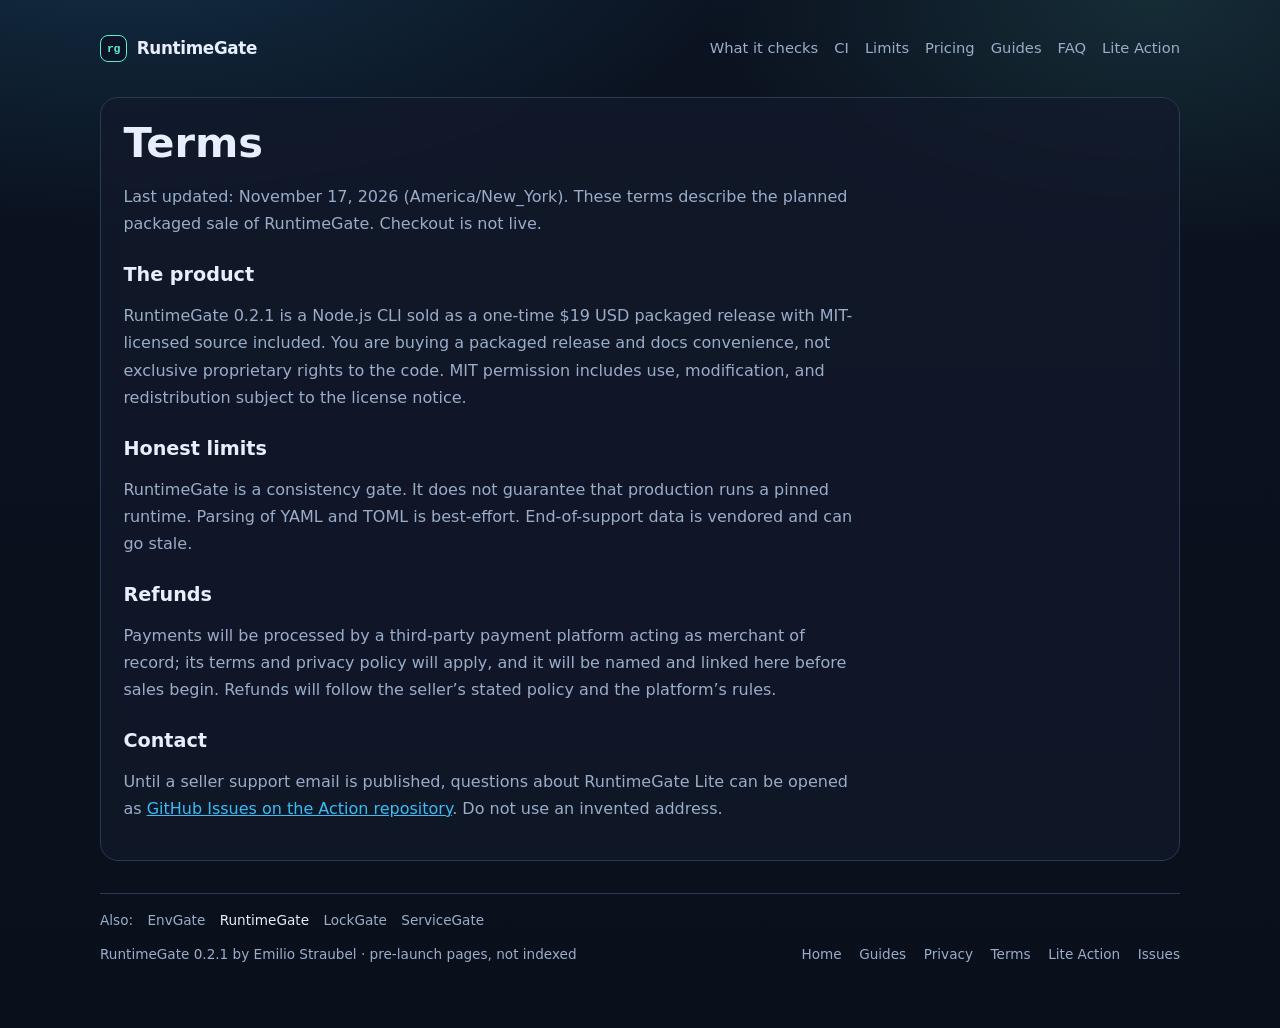
<file: terms.html>
<!DOCTYPE html>
<html lang="en">
<head>
  <meta charset="utf-8" />
  <meta name="viewport" content="width=device-width, initial-scale=1" />
  <title>Terms — RuntimeGate</title>
  <meta name="description" content="Terms for the planned RuntimeGate packaged CLI sale." />
  <meta name="author" content="Emilio Straubel" />
  <meta name="robots" content="noindex" />
  <meta property="og:title" content="Terms — RuntimeGate" />
  <meta property="og:description" content="Terms for the planned RuntimeGate packaged CLI sale." />
  <meta property="og:type" content="article" />
  <meta property="og:site_name" content="RuntimeGate" />
  <meta property="og:url" content="https://ess2292.github.io/runtimegate/terms.html" />
  <link rel="canonical" href="https://ess2292.github.io/runtimegate/terms.html" />
  <meta property="og:image" content="https://ess2292.github.io/runtimegate/og-image.png" />
  <meta property="og:image:type" content="image/png" />
  <meta property="og:image:width" content="1200" />
  <meta property="og:image:height" content="630" />
  <meta property="og:image:alt" content="RuntimeGate — fail CI when runtime pins disagree" />
  <meta name="twitter:card" content="summary_large_image" />
  <meta name="twitter:title" content="Terms — RuntimeGate" />
  <meta name="twitter:description" content="Terms for the planned RuntimeGate packaged CLI sale." />
  <meta name="twitter:image" content="https://ess2292.github.io/runtimegate/og-image.png" />
  <meta name="twitter:image:alt" content="RuntimeGate — fail CI when runtime pins disagree" />
  <meta name="theme-color" content="#0b1220" />
  <link rel="icon" href="favicon.svg" type="image/svg+xml" />
  <link rel="icon" href="favicon-32.png" type="image/png" sizes="32x32" />
  <link rel="apple-touch-icon" href="apple-touch-icon.png" />
  <link rel="stylesheet" href="styles.css" />
</head>
<body>
  <a class="skip" href="#main">Skip to content</a>
  <div class="wrap">
    <nav class="site-nav" aria-label="Primary">
      <a class="brand" href="index.html">
        <span class="brand-mark" aria-hidden="true">rg</span>
        RuntimeGate
      </a>
      <ul class="nav-links">
        <li><a href="index.html#checks">What it checks</a></li>
        <li><a href="index.html#ci">CI</a></li>
        <li><a href="index.html#limits">Limits</a></li>
        <li><a href="index.html#pricing">Pricing</a></li>
        <li><a href="guides/index.html">Guides</a></li>
        <li><a href="index.html#faq">FAQ</a></li>
        <li><a href="https://github.com/ESS2292/runtimegate-action">Lite Action</a></li>
      </ul>
    </nav>
    <main id="main" class="article">

      <section>
        <h1>Terms</h1>
        <p>Last updated: November 17, 2026 (America/New_York). These terms describe the planned packaged sale of RuntimeGate. Checkout is not live.</p>
        <h2>The product</h2>
        <p>RuntimeGate 0.2.1 is a Node.js CLI sold as a one-time $19 USD packaged release with MIT-licensed source included. You are buying a packaged release and docs convenience, not exclusive proprietary rights to the code. MIT permission includes use, modification, and redistribution subject to the license notice.</p>
        <h2>Honest limits</h2>
        <p>RuntimeGate is a consistency gate. It does not guarantee that production runs a pinned runtime. Parsing of YAML and TOML is best-effort. End-of-support data is vendored and can go stale.</p>
        <h2>Refunds</h2>
        <p>Payments will be processed by a third-party payment platform acting as merchant of record; its terms and privacy policy will apply, and it will be named and linked here before sales begin. Refunds will follow the seller’s stated policy and the platform’s rules.</p>
        <h2>Contact</h2>
        <p>Until a seller support email is published, questions about RuntimeGate Lite can be opened as <a href="https://github.com/ESS2292/runtimegate-action/issues">GitHub Issues on the Action repository</a>. Do not use an invented address.</p>
      </section>
    </main>
    <footer>
      <nav class="family-nav" aria-label="Other tools in this family">
        <span class="family-label">Also:</span>
          <a href="https://ess2292.github.io/envgate/">EnvGate</a>
          <a href="https://ess2292.github.io/runtimegate/" aria-current="page">RuntimeGate</a>
          <a href="https://ess2292.github.io/lockgate/">LockGate</a>
          <a href="https://ess2292.github.io/servicegate/">ServiceGate</a>
      </nav>
<div class="footer-row">
        <div>RuntimeGate 0.2.1 by Emilio Straubel · pre-launch pages, not indexed</div>
        <div class="footer-links">
          <a href="index.html">Home</a>
          <a href="guides/index.html">Guides</a>
          <a href="privacy.html">Privacy</a>
          <a href="terms.html" aria-current="page">Terms</a>
          <a href="https://github.com/ESS2292/runtimegate-action">Lite Action</a>
          <a href="https://github.com/ESS2292/runtimegate-action/issues">Issues</a>
        </div>
      </div>
    </footer>
  </div>
</body>
</html>
</file>
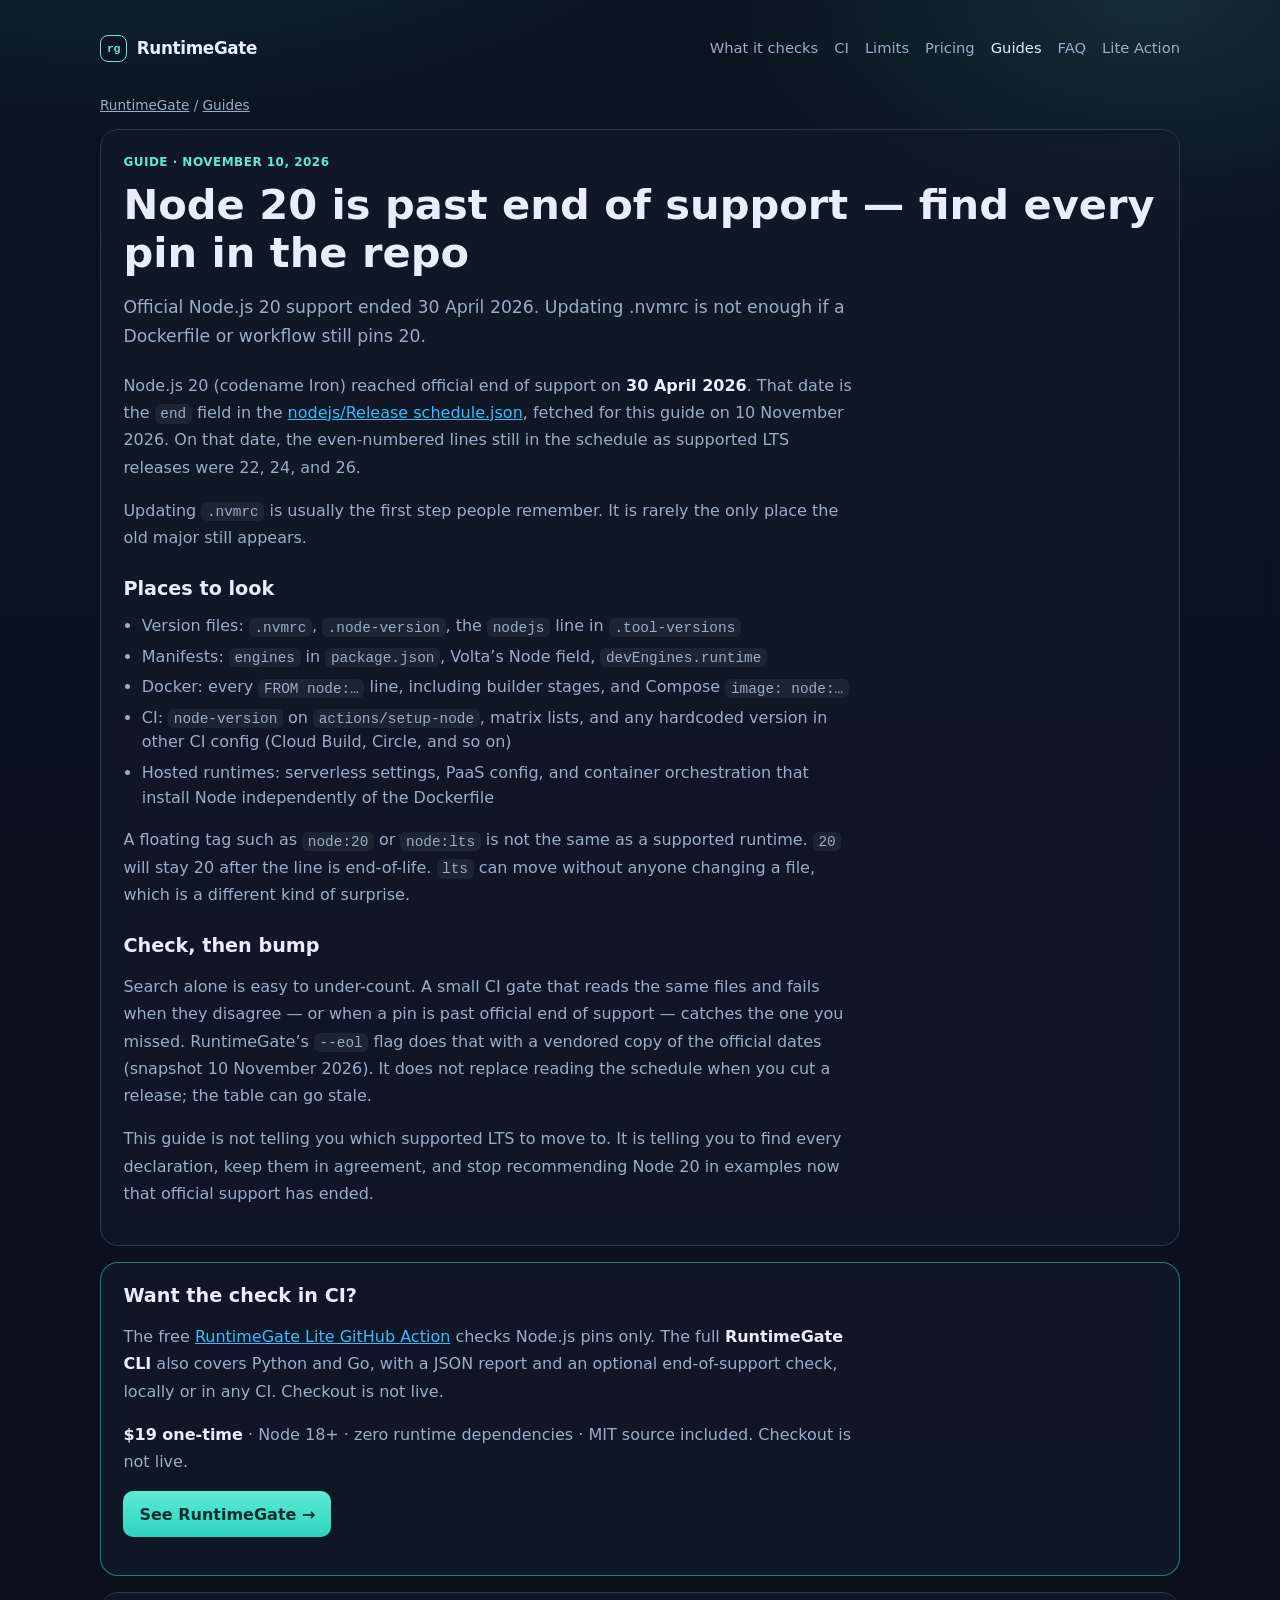
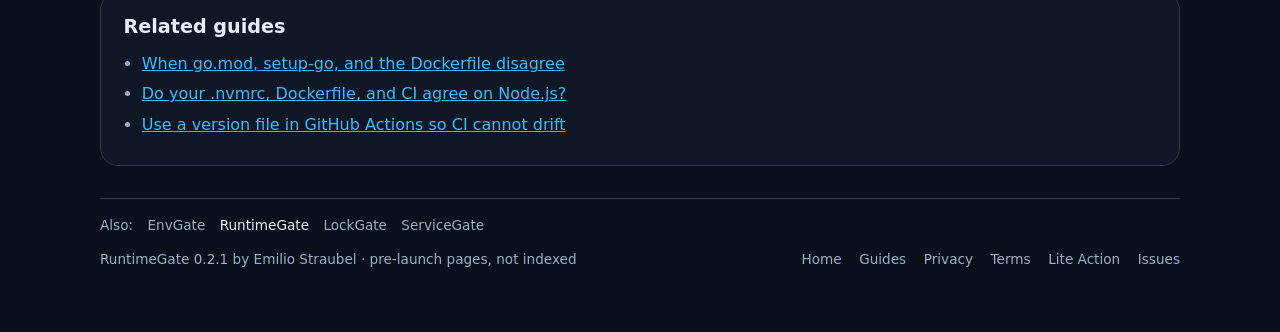
<file: guides/find-eol-node-pins-after-node-20.html>
<!DOCTYPE html>
<html lang="en">
<head>
  <meta charset="utf-8" />
  <meta name="viewport" content="width=device-width, initial-scale=1" />
  <title>Node 20 is past end of support — find every pin in the repo — RuntimeGate Guides</title>
  <meta name="description" content="Node.js 20 reached official end of support on 30 April 2026. Here is every common place a repo can still be pinning it, and how to check them together." />
  <meta name="author" content="Emilio Straubel" />
  <meta name="robots" content="noindex" />
  <meta property="og:title" content="Node 20 is past end of support — find every pin in the repo — RuntimeGate Guides" />
  <meta property="og:description" content="Node.js 20 reached official end of support on 30 April 2026. Here is every common place a repo can still be pinning it, and how to check them together." />
  <meta property="og:type" content="article" />
  <meta property="og:site_name" content="RuntimeGate" />
  <meta property="og:url" content="https://ess2292.github.io/runtimegate/guides/find-eol-node-pins-after-node-20.html" />
  <link rel="canonical" href="https://ess2292.github.io/runtimegate/guides/find-eol-node-pins-after-node-20.html" />
  <meta property="og:image" content="https://ess2292.github.io/runtimegate/og-image.png" />
  <meta property="og:image:type" content="image/png" />
  <meta property="og:image:width" content="1200" />
  <meta property="og:image:height" content="630" />
  <meta property="og:image:alt" content="RuntimeGate — fail CI when runtime pins disagree" />
  <meta property="article:published_time" content="2026-11-10" />
  <meta name="twitter:card" content="summary_large_image" />
  <meta name="twitter:title" content="Node 20 is past end of support — find every pin in the repo — RuntimeGate Guides" />
  <meta name="twitter:description" content="Node.js 20 reached official end of support on 30 April 2026. Here is every common place a repo can still be pinning it, and how to check them together." />
  <meta name="twitter:image" content="https://ess2292.github.io/runtimegate/og-image.png" />
  <meta name="twitter:image:alt" content="RuntimeGate — fail CI when runtime pins disagree" />
  <script type="application/ld+json">{"@context": "https://schema.org", "@type": "TechArticle", "headline": "Node 20 is past end of support — find every pin in the repo", "description": "Node.js 20 reached official end of support on 30 April 2026. Here is every common place a repo can still be pinning it, and how to check them together.", "author": {"@type": "Person", "name": "Emilio Straubel"}, "datePublished": "2026-11-10", "dateModified": "2026-11-10", "mainEntityOfPage": "https://ess2292.github.io/runtimegate/guides/find-eol-node-pins-after-node-20.html", "publisher": {"@type": "Person", "name": "Emilio Straubel"}, "image": "https://ess2292.github.io/runtimegate/og-image.png"}</script>
  <meta name="theme-color" content="#0b1220" />
  <link rel="icon" href="../favicon.svg" type="image/svg+xml" />
  <link rel="icon" href="../favicon-32.png" type="image/png" sizes="32x32" />
  <link rel="apple-touch-icon" href="../apple-touch-icon.png" />
  <link rel="stylesheet" href="../styles.css" />
</head>
<body>
  <a class="skip" href="#main">Skip to content</a>
  <div class="wrap">
    <nav class="site-nav" aria-label="Primary">
      <a class="brand" href="../index.html">
        <span class="brand-mark" aria-hidden="true">rg</span>
        RuntimeGate
      </a>
      <ul class="nav-links">
        <li><a href="../index.html#checks">What it checks</a></li>
        <li><a href="../index.html#ci">CI</a></li>
        <li><a href="../index.html#limits">Limits</a></li>
        <li><a href="../index.html#pricing">Pricing</a></li>
        <li><a href="index.html" aria-current="page">Guides</a></li>
        <li><a href="../index.html#faq">FAQ</a></li>
        <li><a href="https://github.com/ESS2292/runtimegate-action">Lite Action</a></li>
      </ul>
    </nav>
    <main id="main" class="article">
      <p class="crumbs"><a href="../index.html">RuntimeGate</a> / <a href="index.html">Guides</a></p>
      <section>
        <div class="eyebrow">Guide &middot; November 10, 2026</div>
        <h1>Node 20 is past end of support — find every pin in the repo</h1>
        <p class="lead">Official Node.js 20 support ended 30 April 2026. Updating .nvmrc is not enough if a Dockerfile or workflow still pins 20.</p>
        <p>Node.js 20 (codename Iron) reached official end of support on <strong>30 April 2026</strong>. That date is the <code>end</code> field in the <a href="https://raw.githubusercontent.com/nodejs/Release/main/schedule.json">nodejs/Release schedule.json</a>, fetched for this guide on 10 November 2026. On that date, the even-numbered lines still in the schedule as supported LTS releases were 22, 24, and 26.</p>
        <p>Updating <code>.nvmrc</code> is usually the first step people remember. It is rarely the only place the old major still appears.</p>
        <h2>Places to look</h2>
        <ul>
          <li>Version files: <code>.nvmrc</code>, <code>.node-version</code>, the <code>nodejs</code> line in <code>.tool-versions</code></li>
          <li>Manifests: <code>engines</code> in <code>package.json</code>, Volta’s Node field, <code>devEngines.runtime</code></li>
          <li>Docker: every <code>FROM node:…</code> line, including builder stages, and Compose <code>image: node:…</code></li>
          <li>CI: <code>node-version</code> on <code>actions/setup-node</code>, matrix lists, and any hardcoded version in other CI config (Cloud Build, Circle, and so on)</li>
          <li>Hosted runtimes: serverless settings, PaaS config, and container orchestration that install Node independently of the Dockerfile</li>
        </ul>
        <p>A floating tag such as <code>node:20</code> or <code>node:lts</code> is not the same as a supported runtime. <code>20</code> will stay 20 after the line is end-of-life. <code>lts</code> can move without anyone changing a file, which is a different kind of surprise.</p>
        <h2>Check, then bump</h2>
        <p>Search alone is easy to under-count. A small CI gate that reads the same files and fails when they disagree — or when a pin is past official end of support — catches the one you missed. RuntimeGate’s <code>--eol</code> flag does that with a vendored copy of the official dates (snapshot 10 November 2026). It does not replace reading the schedule when you cut a release; the table can go stale.</p>
        <p>This guide is not telling you which supported LTS to move to. It is telling you to find every declaration, keep them in agreement, and stop recommending Node 20 in examples now that official support has ended.</p>
      </section>
      <section class="cta-box" aria-label="RuntimeGate">
        <h2>Want the check in CI?</h2>
        <p>The free <a href="https://github.com/ESS2292/runtimegate-action">RuntimeGate Lite GitHub Action</a> checks Node.js pins only. The full <strong>RuntimeGate CLI</strong> also covers Python and Go, with a JSON report and an optional end-of-support check, locally or in any CI. Checkout is not live.</p>
        <p><strong>$19 one-time</strong> &middot; Node 18+ &middot; zero runtime dependencies &middot; MIT source included. Checkout is not live.</p>
        <p><a class="cta-link" href="../index.html#pricing">See RuntimeGate &rarr;</a></p>
      </section>
      <section>
        <h2>Related guides</h2>
        <ul>
          <li><a href="gomod-vs-setup-go-dockerfile.html">When go.mod, setup-go, and the Dockerfile disagree</a></li>
          <li><a href="nvmrc-dockerfile-ci-node-version-drift.html">Do your .nvmrc, Dockerfile, and CI agree on Node.js?</a></li>
          <li><a href="github-actions-node-version-file.html">Use a version file in GitHub Actions so CI cannot drift</a></li>
        </ul>
      </section>

    </main>
    <footer>
      <nav class="family-nav" aria-label="Other tools in this family">
        <span class="family-label">Also:</span>
          <a href="https://ess2292.github.io/envgate/">EnvGate</a>
          <a href="https://ess2292.github.io/runtimegate/" aria-current="page">RuntimeGate</a>
          <a href="https://ess2292.github.io/lockgate/">LockGate</a>
          <a href="https://ess2292.github.io/servicegate/">ServiceGate</a>
      </nav>
<div class="footer-row">
        <div>RuntimeGate 0.2.1 by Emilio Straubel · pre-launch pages, not indexed</div>
        <div class="footer-links">
          <a href="../index.html">Home</a>
          <a href="index.html" aria-current="page">Guides</a>
          <a href="../privacy.html">Privacy</a>
          <a href="../terms.html">Terms</a>
          <a href="https://github.com/ESS2292/runtimegate-action">Lite Action</a>
          <a href="https://github.com/ESS2292/runtimegate-action/issues">Issues</a>
        </div>
      </div>
    </footer>
  </div>
</body>
</html>
</file>
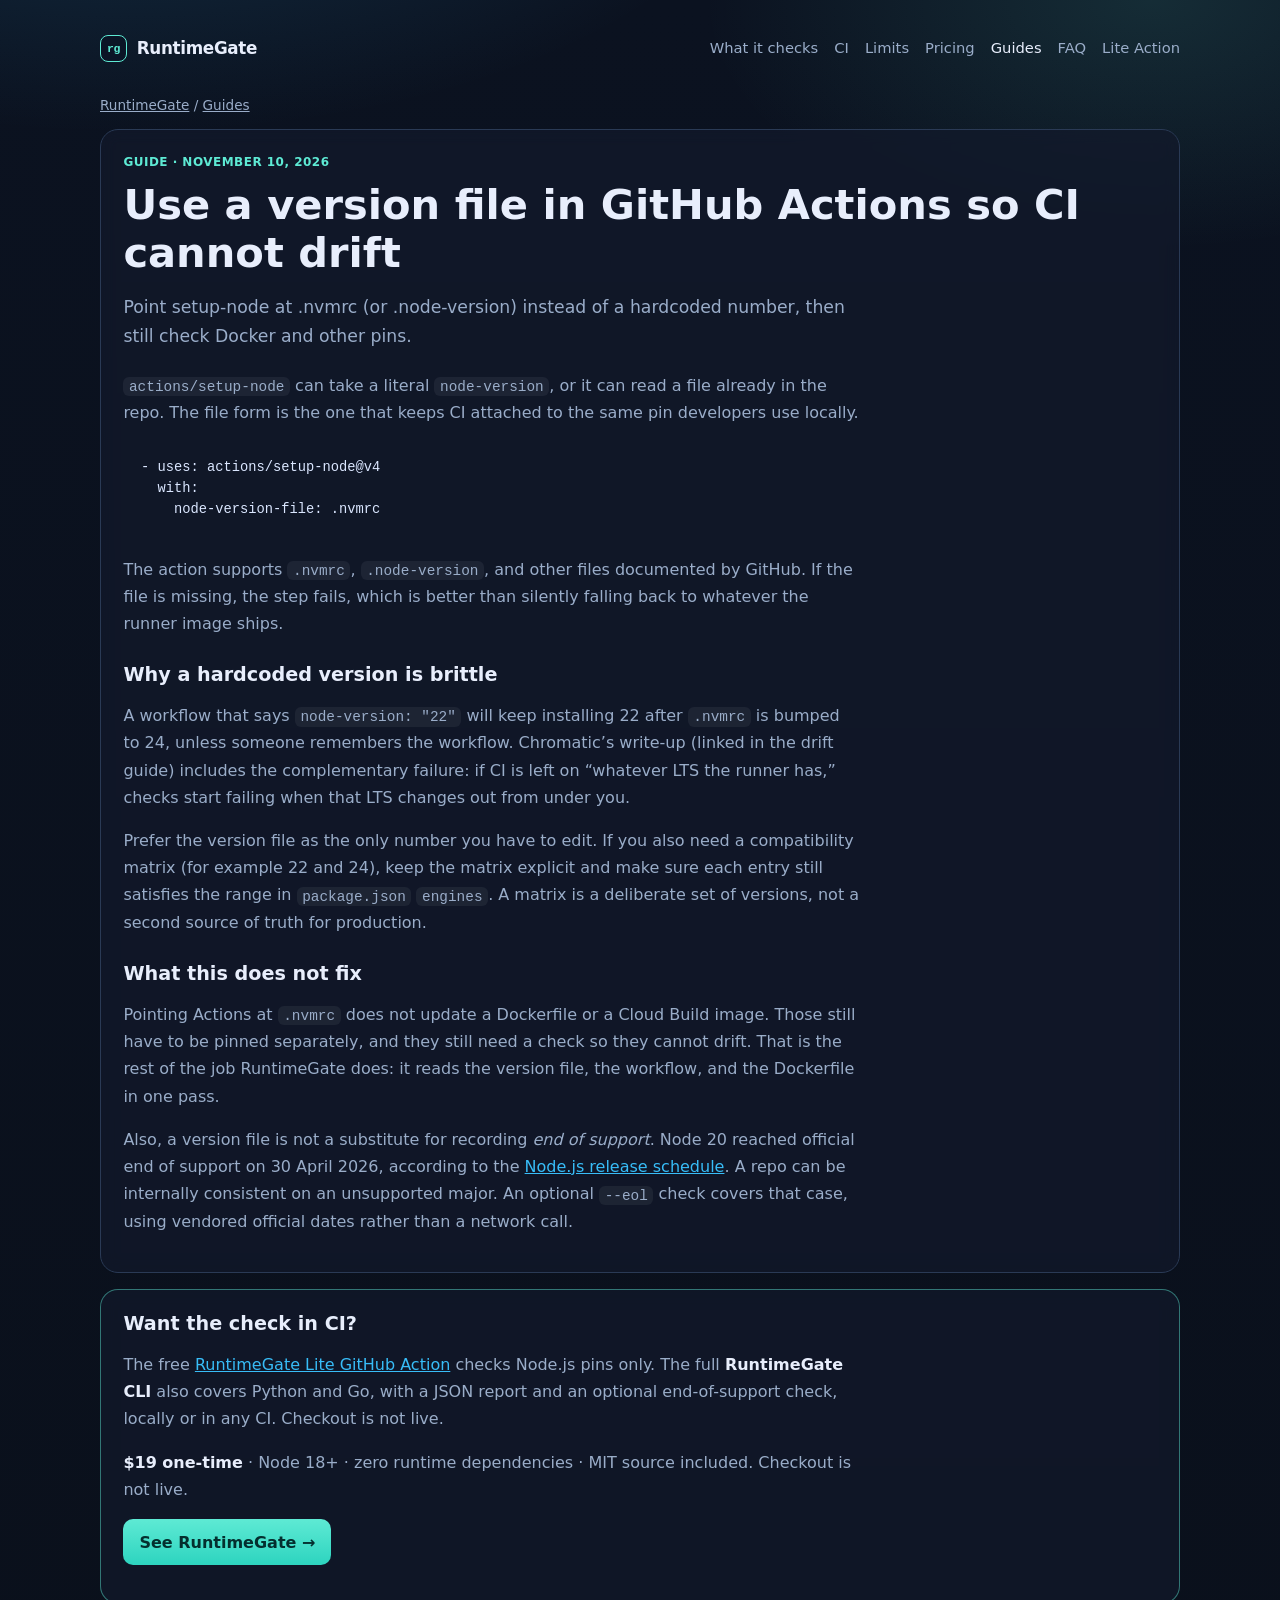
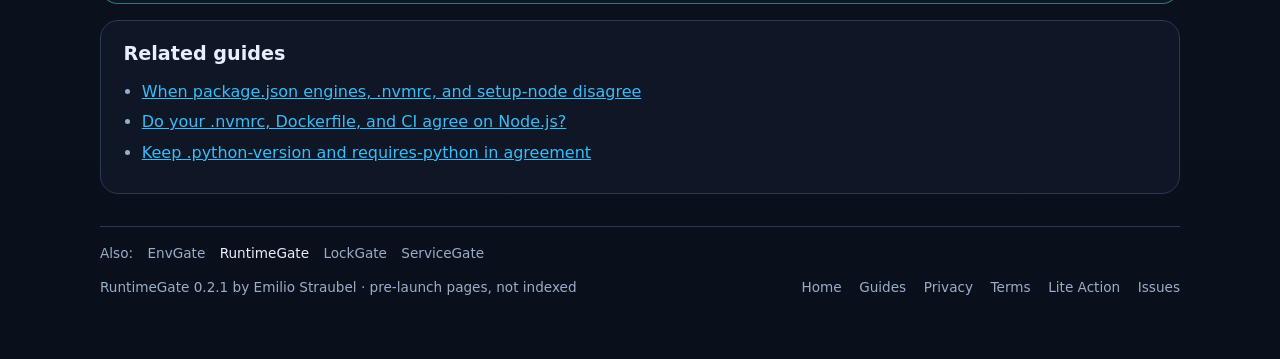
<file: guides/github-actions-node-version-file.html>
<!DOCTYPE html>
<html lang="en">
<head>
  <meta charset="utf-8" />
  <meta name="viewport" content="width=device-width, initial-scale=1" />
  <title>Use a version file in GitHub Actions so CI cannot drift — RuntimeGate Guides</title>
  <meta name="description" content="How actions/setup-node&#x27;s node-version-file input keeps GitHub Actions on the same Node.js version as .nvmrc, and what it does not fix on its own." />
  <meta name="author" content="Emilio Straubel" />
  <meta name="robots" content="noindex" />
  <meta property="og:title" content="Use a version file in GitHub Actions so CI cannot drift — RuntimeGate Guides" />
  <meta property="og:description" content="How actions/setup-node&#x27;s node-version-file input keeps GitHub Actions on the same Node.js version as .nvmrc, and what it does not fix on its own." />
  <meta property="og:type" content="article" />
  <meta property="og:site_name" content="RuntimeGate" />
  <meta property="og:url" content="https://ess2292.github.io/runtimegate/guides/github-actions-node-version-file.html" />
  <link rel="canonical" href="https://ess2292.github.io/runtimegate/guides/github-actions-node-version-file.html" />
  <meta property="og:image" content="https://ess2292.github.io/runtimegate/og-image.png" />
  <meta property="og:image:type" content="image/png" />
  <meta property="og:image:width" content="1200" />
  <meta property="og:image:height" content="630" />
  <meta property="og:image:alt" content="RuntimeGate — fail CI when runtime pins disagree" />
  <meta property="article:published_time" content="2026-11-10" />
  <meta name="twitter:card" content="summary_large_image" />
  <meta name="twitter:title" content="Use a version file in GitHub Actions so CI cannot drift — RuntimeGate Guides" />
  <meta name="twitter:description" content="How actions/setup-node&#x27;s node-version-file input keeps GitHub Actions on the same Node.js version as .nvmrc, and what it does not fix on its own." />
  <meta name="twitter:image" content="https://ess2292.github.io/runtimegate/og-image.png" />
  <meta name="twitter:image:alt" content="RuntimeGate — fail CI when runtime pins disagree" />
  <script type="application/ld+json">{"@context": "https://schema.org", "@type": "TechArticle", "headline": "Use a version file in GitHub Actions so CI cannot drift", "description": "How actions/setup-node&#x27;s node-version-file input keeps GitHub Actions on the same Node.js version as .nvmrc, and what it does not fix on its own.", "author": {"@type": "Person", "name": "Emilio Straubel"}, "datePublished": "2026-11-10", "dateModified": "2026-11-10", "mainEntityOfPage": "https://ess2292.github.io/runtimegate/guides/github-actions-node-version-file.html", "publisher": {"@type": "Person", "name": "Emilio Straubel"}, "image": "https://ess2292.github.io/runtimegate/og-image.png"}</script>
  <meta name="theme-color" content="#0b1220" />
  <link rel="icon" href="../favicon.svg" type="image/svg+xml" />
  <link rel="icon" href="../favicon-32.png" type="image/png" sizes="32x32" />
  <link rel="apple-touch-icon" href="../apple-touch-icon.png" />
  <link rel="stylesheet" href="../styles.css" />
</head>
<body>
  <a class="skip" href="#main">Skip to content</a>
  <div class="wrap">
    <nav class="site-nav" aria-label="Primary">
      <a class="brand" href="../index.html">
        <span class="brand-mark" aria-hidden="true">rg</span>
        RuntimeGate
      </a>
      <ul class="nav-links">
        <li><a href="../index.html#checks">What it checks</a></li>
        <li><a href="../index.html#ci">CI</a></li>
        <li><a href="../index.html#limits">Limits</a></li>
        <li><a href="../index.html#pricing">Pricing</a></li>
        <li><a href="index.html" aria-current="page">Guides</a></li>
        <li><a href="../index.html#faq">FAQ</a></li>
        <li><a href="https://github.com/ESS2292/runtimegate-action">Lite Action</a></li>
      </ul>
    </nav>
    <main id="main" class="article">
      <p class="crumbs"><a href="../index.html">RuntimeGate</a> / <a href="index.html">Guides</a></p>
      <section>
        <div class="eyebrow">Guide &middot; November 10, 2026</div>
        <h1>Use a version file in GitHub Actions so CI cannot drift</h1>
        <p class="lead">Point setup-node at .nvmrc (or .node-version) instead of a hardcoded number, then still check Docker and other pins.</p>
        <p><code>actions/setup-node</code> can take a literal <code>node-version</code>, or it can read a file already in the repo. The file form is the one that keeps CI attached to the same pin developers use locally.</p>
        <pre><code>- uses: actions/setup-node@v4
  with:
    node-version-file: .nvmrc</code></pre>
        <p>The action supports <code>.nvmrc</code>, <code>.node-version</code>, and other files documented by GitHub. If the file is missing, the step fails, which is better than silently falling back to whatever the runner image ships.</p>
        <h2>Why a hardcoded version is brittle</h2>
        <p>A workflow that says <code>node-version: "22"</code> will keep installing 22 after <code>.nvmrc</code> is bumped to 24, unless someone remembers the workflow. Chromatic’s write-up (linked in the drift guide) includes the complementary failure: if CI is left on “whatever LTS the runner has,” checks start failing when that LTS changes out from under you.</p>
        <p>Prefer the version file as the only number you have to edit. If you also need a compatibility matrix (for example 22 and 24), keep the matrix explicit and make sure each entry still satisfies the range in <code>package.json</code> <code>engines</code>. A matrix is a deliberate set of versions, not a second source of truth for production.</p>
        <h2>What this does not fix</h2>
        <p>Pointing Actions at <code>.nvmrc</code> does not update a Dockerfile or a Cloud Build image. Those still have to be pinned separately, and they still need a check so they cannot drift. That is the rest of the job RuntimeGate does: it reads the version file, the workflow, and the Dockerfile in one pass.</p>
        <p>Also, a version file is not a substitute for recording <em>end of support</em>. Node 20 reached official end of support on 30 April 2026, according to the <a href="https://raw.githubusercontent.com/nodejs/Release/main/schedule.json">Node.js release schedule</a>. A repo can be internally consistent on an unsupported major. An optional <code>--eol</code> check covers that case, using vendored official dates rather than a network call.</p>
      </section>
      <section class="cta-box" aria-label="RuntimeGate">
        <h2>Want the check in CI?</h2>
        <p>The free <a href="https://github.com/ESS2292/runtimegate-action">RuntimeGate Lite GitHub Action</a> checks Node.js pins only. The full <strong>RuntimeGate CLI</strong> also covers Python and Go, with a JSON report and an optional end-of-support check, locally or in any CI. Checkout is not live.</p>
        <p><strong>$19 one-time</strong> &middot; Node 18+ &middot; zero runtime dependencies &middot; MIT source included. Checkout is not live.</p>
        <p><a class="cta-link" href="../index.html#pricing">See RuntimeGate &rarr;</a></p>
      </section>
      <section>
        <h2>Related guides</h2>
        <ul>
          <li><a href="package-json-engines-vs-nvmrc-setup-node.html">When package.json engines, .nvmrc, and setup-node disagree</a></li>
          <li><a href="nvmrc-dockerfile-ci-node-version-drift.html">Do your .nvmrc, Dockerfile, and CI agree on Node.js?</a></li>
          <li><a href="python-version-vs-pyproject-requires-python.html">Keep .python-version and requires-python in agreement</a></li>
        </ul>
      </section>

    </main>
    <footer>
      <nav class="family-nav" aria-label="Other tools in this family">
        <span class="family-label">Also:</span>
          <a href="https://ess2292.github.io/envgate/">EnvGate</a>
          <a href="https://ess2292.github.io/runtimegate/" aria-current="page">RuntimeGate</a>
          <a href="https://ess2292.github.io/lockgate/">LockGate</a>
          <a href="https://ess2292.github.io/servicegate/">ServiceGate</a>
      </nav>
<div class="footer-row">
        <div>RuntimeGate 0.2.1 by Emilio Straubel · pre-launch pages, not indexed</div>
        <div class="footer-links">
          <a href="../index.html">Home</a>
          <a href="index.html" aria-current="page">Guides</a>
          <a href="../privacy.html">Privacy</a>
          <a href="../terms.html">Terms</a>
          <a href="https://github.com/ESS2292/runtimegate-action">Lite Action</a>
          <a href="https://github.com/ESS2292/runtimegate-action/issues">Issues</a>
        </div>
      </div>
    </footer>
  </div>
</body>
</html>
</file>
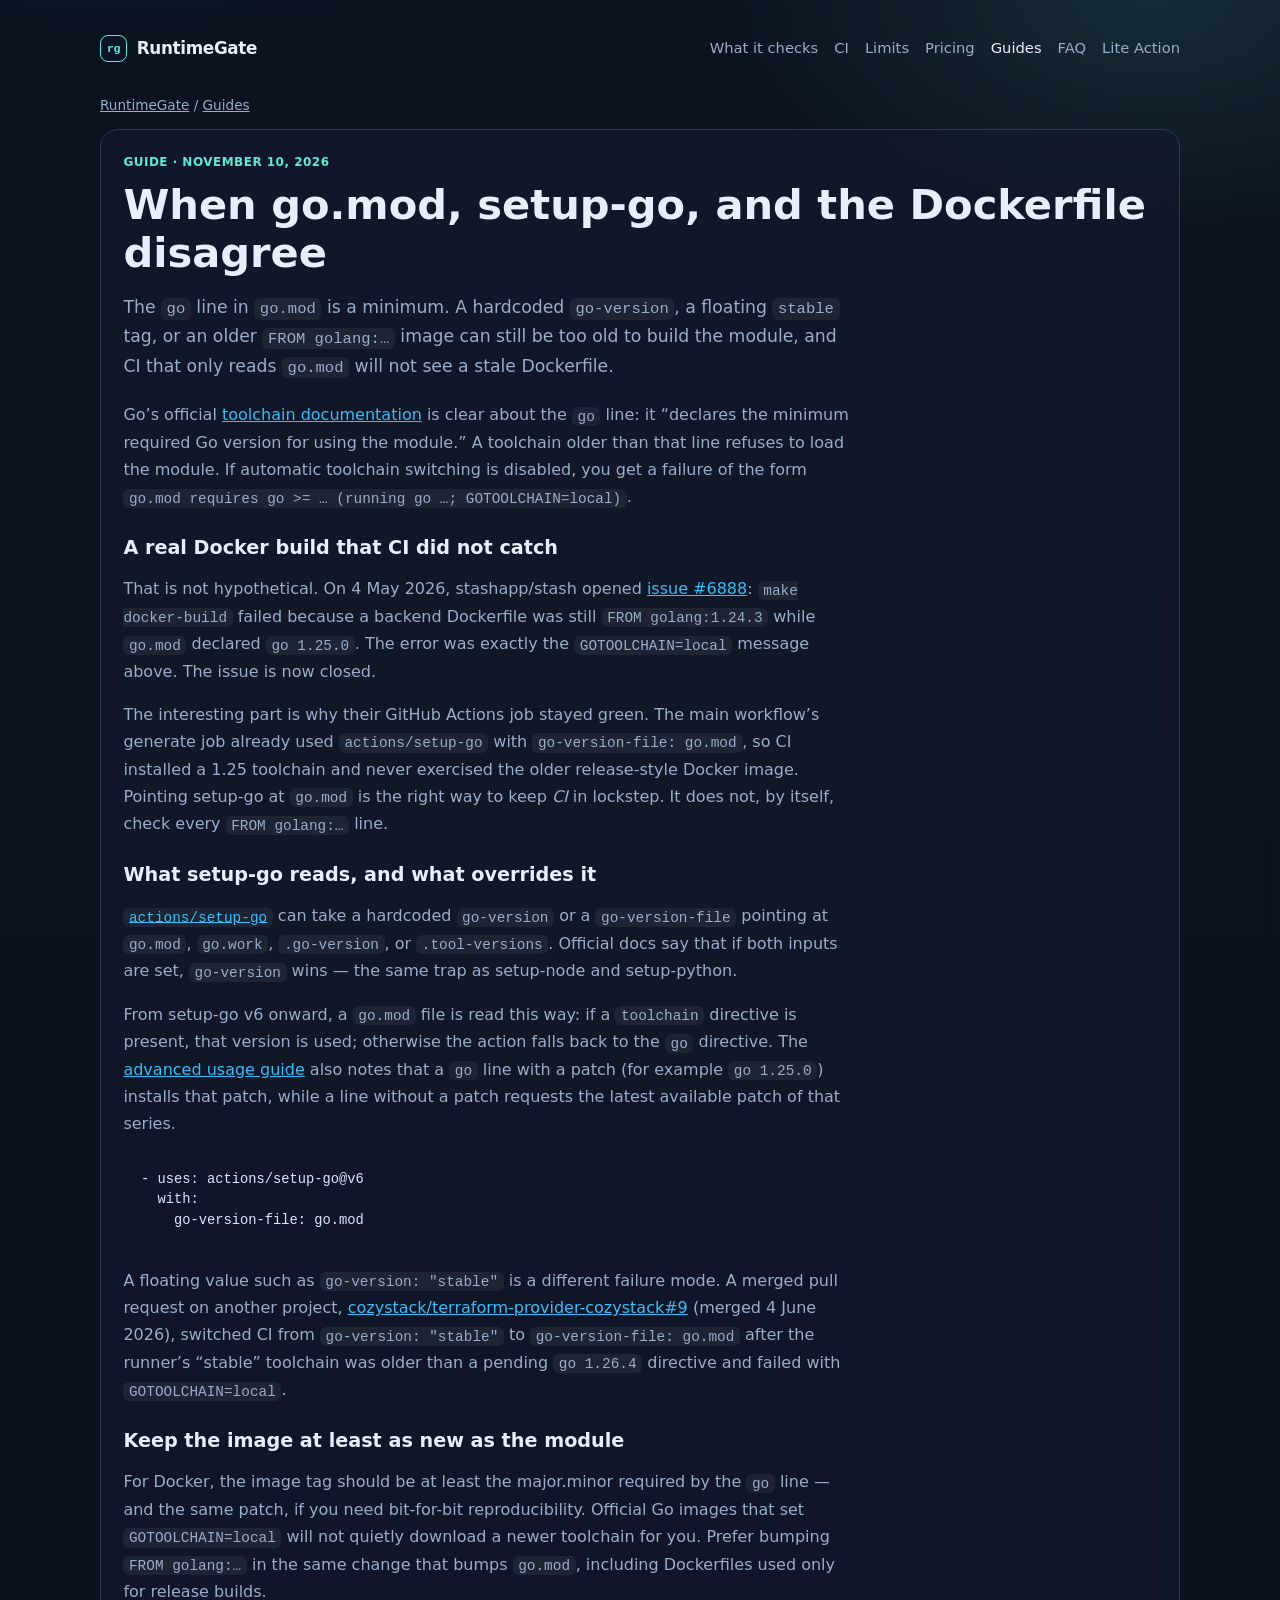
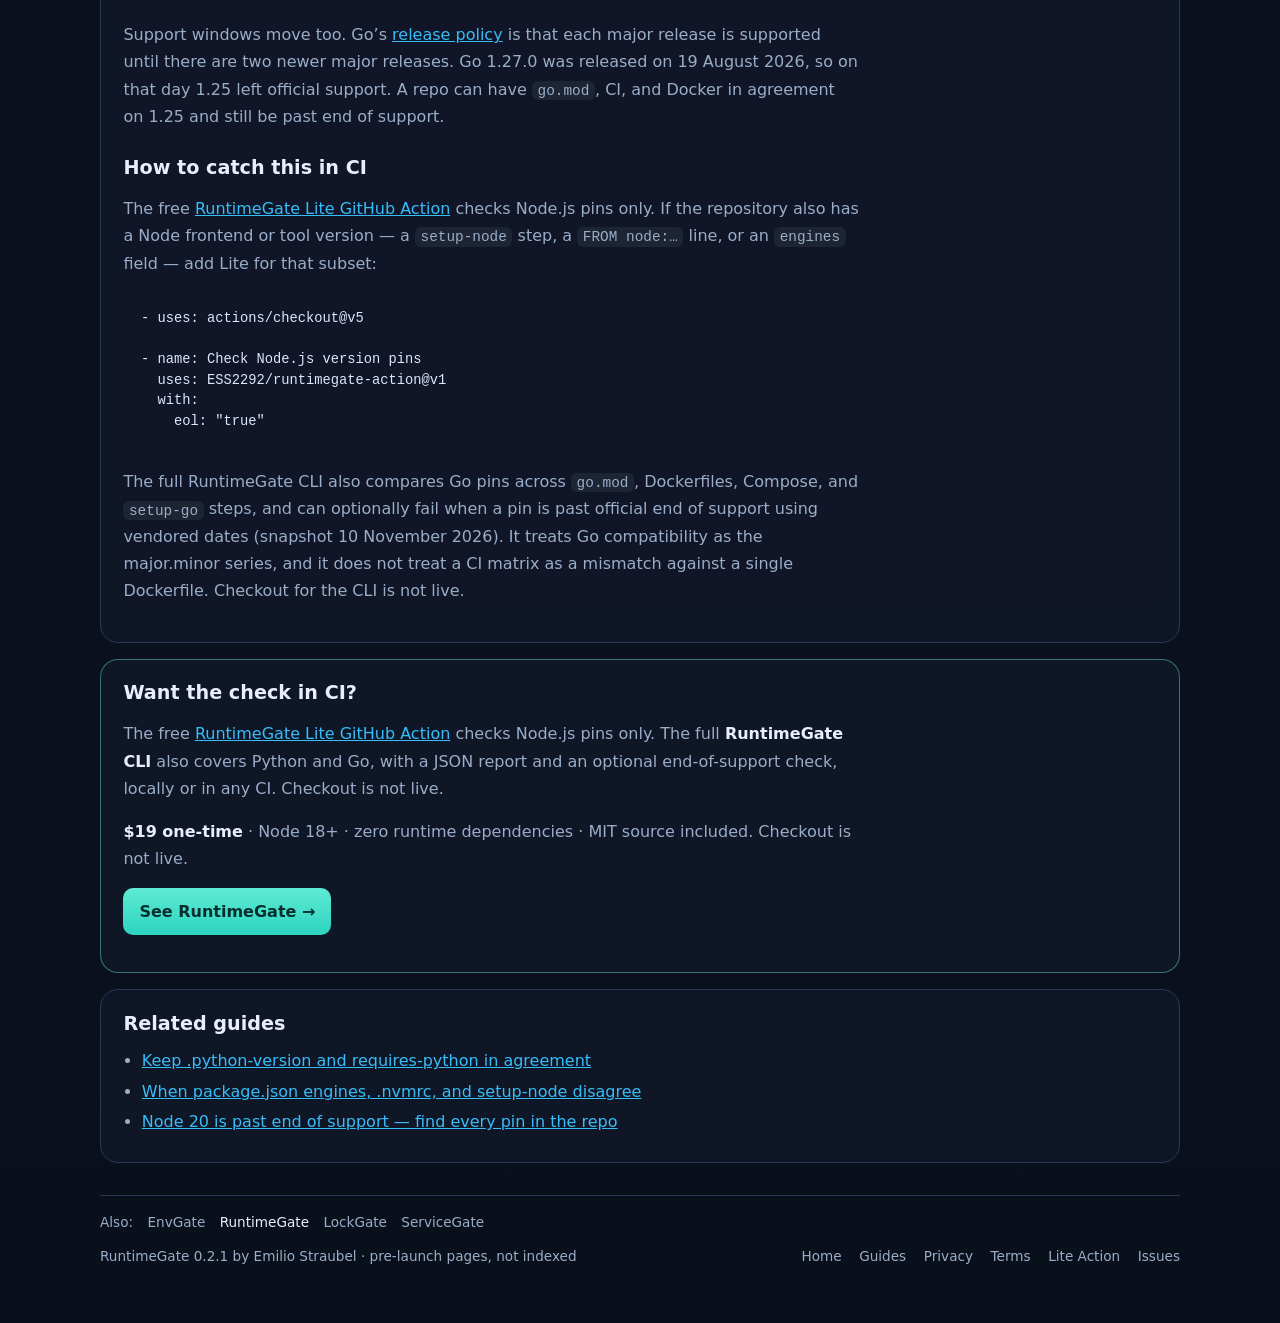
<file: guides/gomod-vs-setup-go-dockerfile.html>
<!DOCTYPE html>
<html lang="en">
<head>
  <meta charset="utf-8" />
  <meta name="viewport" content="width=device-width, initial-scale=1" />
  <title>When go.mod, setup-go, and the Dockerfile disagree — RuntimeGate Guides</title>
  <meta name="description" content="Why a go.mod go line, actions/setup-go, and a golang Docker image can drift, including GOTOOLCHAIN=local failures and how go-version-file works." />
  <meta name="author" content="Emilio Straubel" />
  <meta name="robots" content="noindex" />
  <link rel="canonical" href="https://ess2292.github.io/runtimegate/guides/gomod-vs-setup-go-dockerfile.html" />
  <meta property="og:title" content="When go.mod, setup-go, and the Dockerfile disagree — RuntimeGate Guides" />
  <meta property="og:description" content="Why a go.mod go line, actions/setup-go, and a golang Docker image can drift, including GOTOOLCHAIN=local failures and how go-version-file works." />
  <meta property="og:type" content="article" />
  <meta property="og:url" content="https://ess2292.github.io/runtimegate/guides/gomod-vs-setup-go-dockerfile.html" />
  <meta property="og:site_name" content="RuntimeGate" />
  <meta property="og:image" content="https://ess2292.github.io/runtimegate/og-image.png" />
  <meta property="og:image:type" content="image/png" />
  <meta property="og:image:width" content="1200" />
  <meta property="og:image:height" content="630" />
  <meta property="og:image:alt" content="RuntimeGate — fail CI when runtime pins disagree" />
  <meta property="article:published_time" content="2026-11-10" />
  <meta name="twitter:card" content="summary_large_image" />
  <meta name="twitter:title" content="When go.mod, setup-go, and the Dockerfile disagree — RuntimeGate Guides" />
  <meta name="twitter:description" content="Why a go.mod go line, actions/setup-go, and a golang Docker image can drift, including GOTOOLCHAIN=local failures and how go-version-file works." />
  <meta name="twitter:image" content="https://ess2292.github.io/runtimegate/og-image.png" />
  <meta name="twitter:image:alt" content="RuntimeGate — fail CI when runtime pins disagree" />
  <script type="application/ld+json">{"@context": "https://schema.org", "@type": "TechArticle", "headline": "When go.mod, setup-go, and the Dockerfile disagree", "description": "Why a go.mod go line, actions/setup-go, and a golang Docker image can drift, including GOTOOLCHAIN=local failures and how go-version-file works.", "author": {"@type": "Person", "name": "Emilio Straubel"}, "datePublished": "2026-11-10", "dateModified": "2026-11-10", "mainEntityOfPage": "https://ess2292.github.io/runtimegate/guides/gomod-vs-setup-go-dockerfile.html", "publisher": {"@type": "Person", "name": "Emilio Straubel"}, "image": "https://ess2292.github.io/runtimegate/og-image.png"}</script>
  <meta name="theme-color" content="#0b1220" />
  <link rel="icon" href="../favicon.svg" type="image/svg+xml" />
  <link rel="icon" href="../favicon-32.png" type="image/png" sizes="32x32" />
  <link rel="apple-touch-icon" href="../apple-touch-icon.png" />
  <link rel="stylesheet" href="../styles.css" />
</head>
  <a class="skip" href="#main">Skip to content</a>
  <div class="wrap">
    <nav class="site-nav" aria-label="Primary">
      <a class="brand" href="../index.html">
        <span class="brand-mark" aria-hidden="true">rg</span>
        RuntimeGate
      </a>
      <ul class="nav-links">
        <li><a href="../index.html#checks">What it checks</a></li>
        <li><a href="../index.html#ci">CI</a></li>
        <li><a href="../index.html#limits">Limits</a></li>
        <li><a href="../index.html#pricing">Pricing</a></li>
        <li><a href="index.html" aria-current="page">Guides</a></li>
        <li><a href="../index.html#faq">FAQ</a></li>
        <li><a href="https://github.com/ESS2292/runtimegate-action">Lite Action</a></li>
      </ul>
    </nav>
    <main id="main" class="article">
      <p class="crumbs"><a href="../index.html">RuntimeGate</a> / <a href="index.html">Guides</a></p>
      <section>
        <div class="eyebrow">Guide &middot; November 10, 2026</div>
        <h1>When go.mod, setup-go, and the Dockerfile disagree</h1>
        <p class="lead">The <code>go</code> line in <code>go.mod</code> is a minimum. A hardcoded <code>go-version</code>, a floating <code>stable</code> tag, or an older <code>FROM golang:…</code> image can still be too old to build the module, and CI that only reads <code>go.mod</code> will not see a stale Dockerfile.</p>

        <p>Go’s official <a href="https://go.dev/doc/toolchain">toolchain documentation</a> is clear about the <code>go</code> line: it “declares the minimum required Go version for using the module.” A toolchain older than that line refuses to load the module. If automatic toolchain switching is disabled, you get a failure of the form <code>go.mod requires go &gt;= … (running go …; GOTOOLCHAIN=local)</code>.</p>

        <h2>A real Docker build that CI did not catch</h2>
        <p>That is not hypothetical. On 4 May 2026, stashapp/stash opened <a href="https://github.com/stashapp/stash/issues/6888">issue #6888</a>: <code>make docker-build</code> failed because a backend Dockerfile was still <code>FROM golang:1.24.3</code> while <code>go.mod</code> declared <code>go 1.25.0</code>. The error was exactly the <code>GOTOOLCHAIN=local</code> message above. The issue is now closed.</p>
        <p>The interesting part is why their GitHub Actions job stayed green. The main workflow’s generate job already used <code>actions/setup-go</code> with <code>go-version-file: go.mod</code>, so CI installed a 1.25 toolchain and never exercised the older release-style Docker image. Pointing setup-go at <code>go.mod</code> is the right way to keep <em>CI</em> in lockstep. It does not, by itself, check every <code>FROM golang:…</code> line.</p>

        <h2>What setup-go reads, and what overrides it</h2>
        <p><a href="https://github.com/actions/setup-go"><code>actions/setup-go</code></a> can take a hardcoded <code>go-version</code> or a <code>go-version-file</code> pointing at <code>go.mod</code>, <code>go.work</code>, <code>.go-version</code>, or <code>.tool-versions</code>. Official docs say that if both inputs are set, <code>go-version</code> wins — the same trap as setup-node and setup-python.</p>
        <p>From setup-go v6 onward, a <code>go.mod</code> file is read this way: if a <code>toolchain</code> directive is present, that version is used; otherwise the action falls back to the <code>go</code> directive. The <a href="https://github.com/actions/setup-go/blob/main/docs/advanced-usage.md">advanced usage guide</a> also notes that a <code>go</code> line with a patch (for example <code>go 1.25.0</code>) installs that patch, while a line without a patch requests the latest available patch of that series.</p>
        <pre><code>- uses: actions/setup-go@v6
  with:
    go-version-file: go.mod</code></pre>
        <p>A floating value such as <code>go-version: "stable"</code> is a different failure mode. A merged pull request on another project, <a href="https://github.com/cozystack/terraform-provider-cozystack/pull/9">cozystack/terraform-provider-cozystack#9</a> (merged 4 June 2026), switched CI from <code>go-version: "stable"</code> to <code>go-version-file: go.mod</code> after the runner’s “stable” toolchain was older than a pending <code>go 1.26.4</code> directive and failed with <code>GOTOOLCHAIN=local</code>.</p>

        <h2>Keep the image at least as new as the module</h2>
        <p>For Docker, the image tag should be at least the major.minor required by the <code>go</code> line — and the same patch, if you need bit-for-bit reproducibility. Official Go images that set <code>GOTOOLCHAIN=local</code> will not quietly download a newer toolchain for you. Prefer bumping <code>FROM golang:…</code> in the same change that bumps <code>go.mod</code>, including Dockerfiles used only for release builds.</p>
        <p>Support windows move too. Go’s <a href="https://go.dev/doc/devel/release">release policy</a> is that each major release is supported until there are two newer major releases. Go 1.27.0 was released on 19 August 2026, so on that day 1.25 left official support. A repo can have <code>go.mod</code>, CI, and Docker in agreement on 1.25 and still be past end of support.</p>

        <h2>How to catch this in CI</h2>
        <p>The free <a href="https://github.com/ESS2292/runtimegate-action">RuntimeGate Lite GitHub Action</a> checks Node.js pins only. If the repository also has a Node frontend or tool version — a <code>setup-node</code> step, a <code>FROM node:…</code> line, or an <code>engines</code> field — add Lite for that subset:</p>
        <pre><code>- uses: actions/checkout@v5

- name: Check Node.js version pins
  uses: ESS2292/runtimegate-action@v1
  with:
    eol: "true"</code></pre>
        <p>The full RuntimeGate CLI also compares Go pins across <code>go.mod</code>, Dockerfiles, Compose, and <code>setup-go</code> steps, and can optionally fail when a pin is past official end of support using vendored dates (snapshot 10 November 2026). It treats Go compatibility as the major.minor series, and it does not treat a CI matrix as a mismatch against a single Dockerfile. Checkout for the CLI is not live.</p>
      </section>
      <section class="cta-box" aria-label="RuntimeGate">
        <h2>Want the check in CI?</h2>
        <p>The free <a href="https://github.com/ESS2292/runtimegate-action">RuntimeGate Lite GitHub Action</a> checks Node.js pins only. The full <strong>RuntimeGate CLI</strong> also covers Python and Go, with a JSON report and an optional end-of-support check, locally or in any CI. Checkout is not live.</p>
        <p><strong>$19 one-time</strong> &middot; Node 18+ &middot; zero runtime dependencies &middot; MIT source included. Checkout is not live.</p>
        <p><a class="cta-link" href="../index.html#pricing">See RuntimeGate &rarr;</a></p>
      </section>

      <section>
        <h2>Related guides</h2>
        <ul>
          <li><a href="python-version-vs-pyproject-requires-python.html">Keep .python-version and requires-python in agreement</a></li>
          <li><a href="package-json-engines-vs-nvmrc-setup-node.html">When package.json engines, .nvmrc, and setup-node disagree</a></li>
          <li><a href="find-eol-node-pins-after-node-20.html">Node 20 is past end of support — find every pin in the repo</a></li>
        </ul>
      </section>
    </main>
    <footer>
      <nav class="family-nav" aria-label="Other tools in this family">
        <span class="family-label">Also:</span>
          <a href="https://ess2292.github.io/envgate/">EnvGate</a>
          <a href="https://ess2292.github.io/runtimegate/" aria-current="page">RuntimeGate</a>
          <a href="https://ess2292.github.io/lockgate/">LockGate</a>
          <a href="https://ess2292.github.io/servicegate/">ServiceGate</a>
      </nav>
<div class="footer-row">
        <div>RuntimeGate 0.2.1 by Emilio Straubel · pre-launch pages, not indexed</div>
        <div class="footer-links">
          <a href="../index.html">Home</a>
          <a href="index.html" aria-current="page">Guides</a>
          <a href="../privacy.html">Privacy</a>
          <a href="../terms.html">Terms</a>
          <a href="https://github.com/ESS2292/runtimegate-action">Lite Action</a>
          <a href="https://github.com/ESS2292/runtimegate-action/issues">Issues</a>
        </div>
      </div>
    </footer>
  </div>
</body>
</html>
</file>
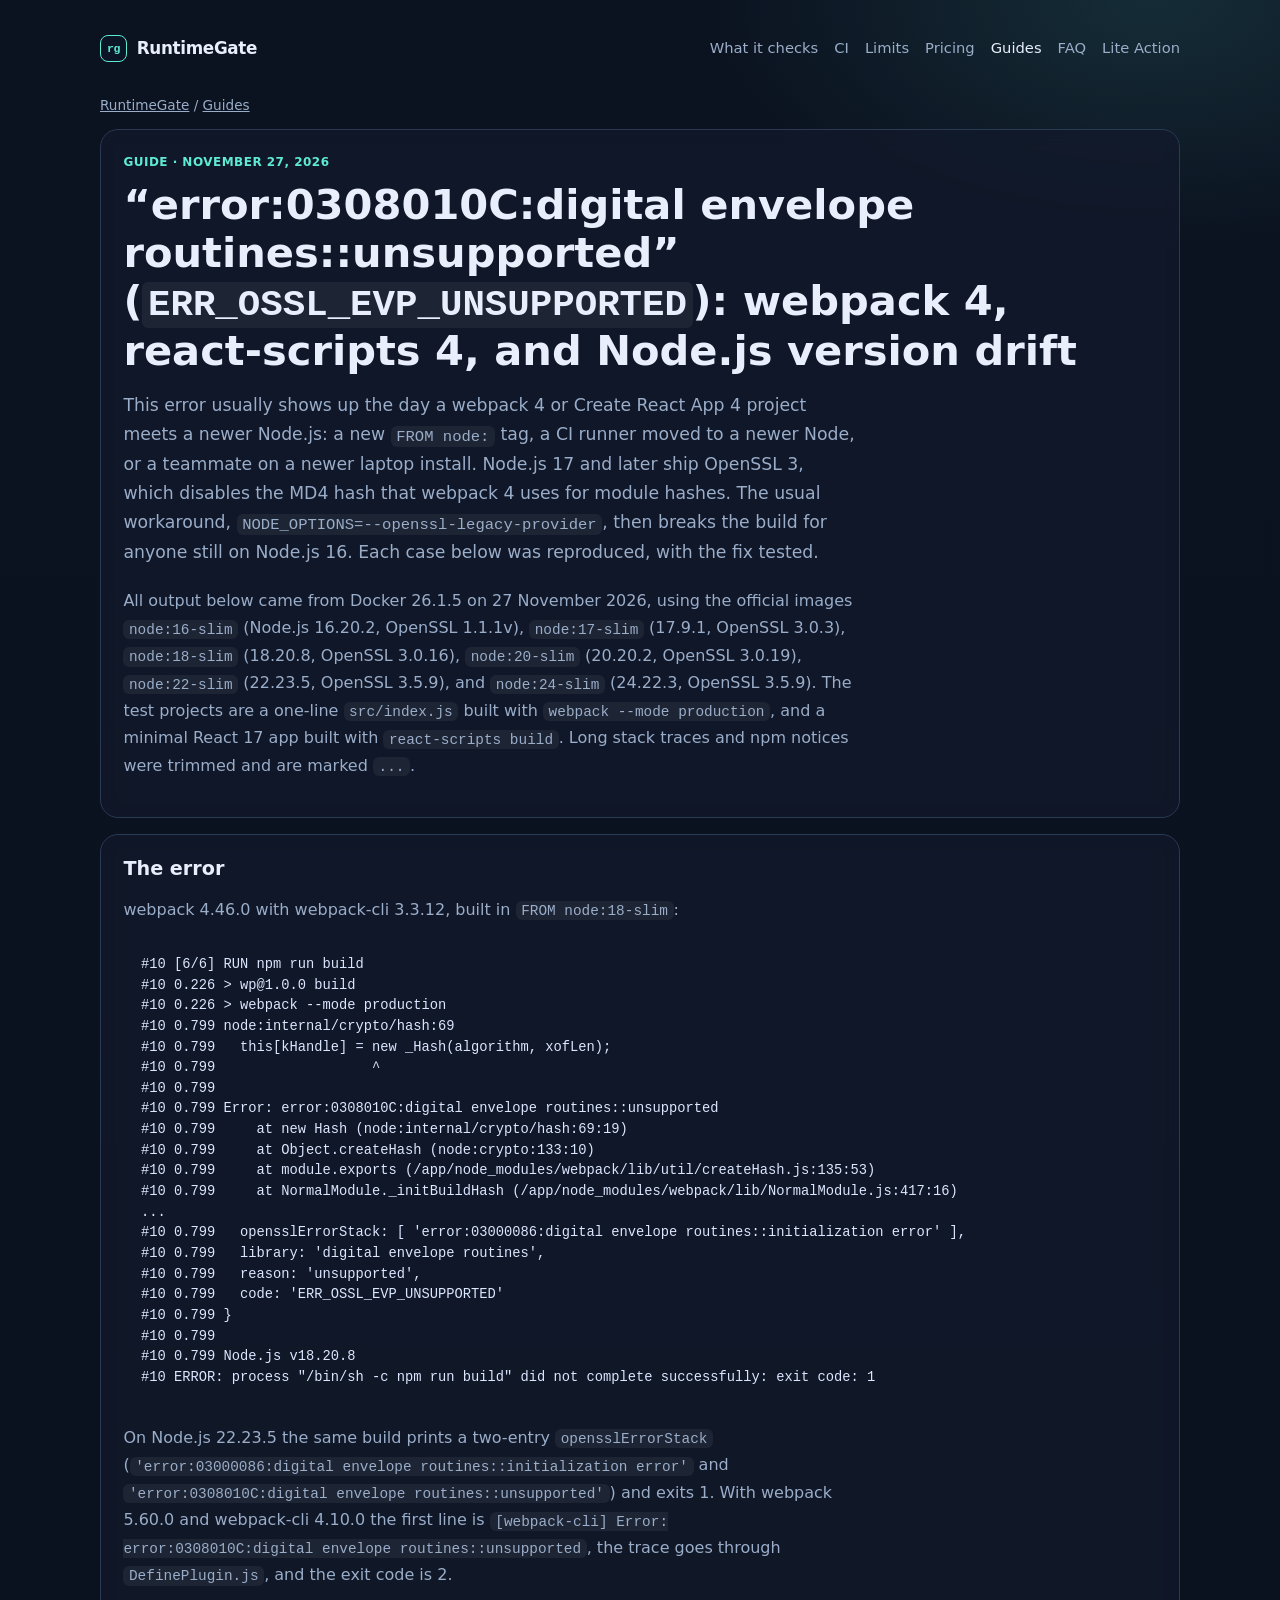
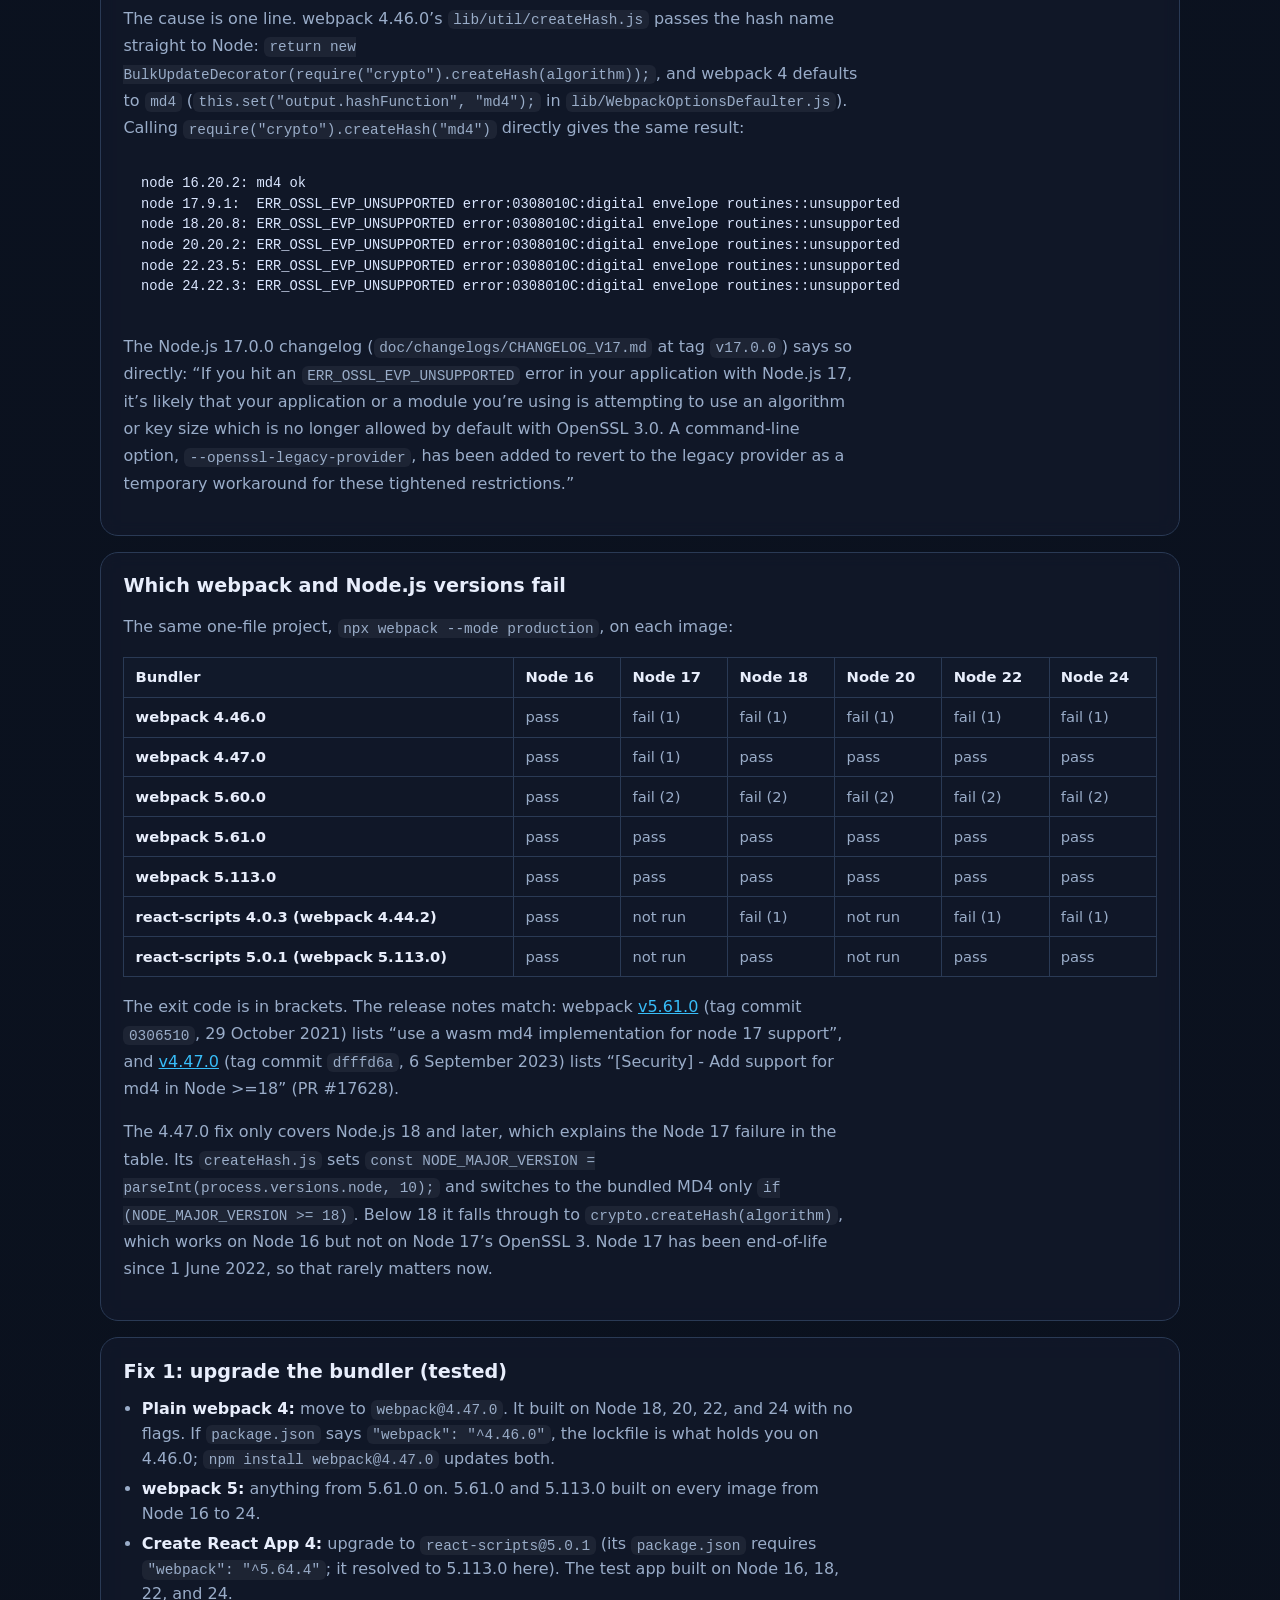
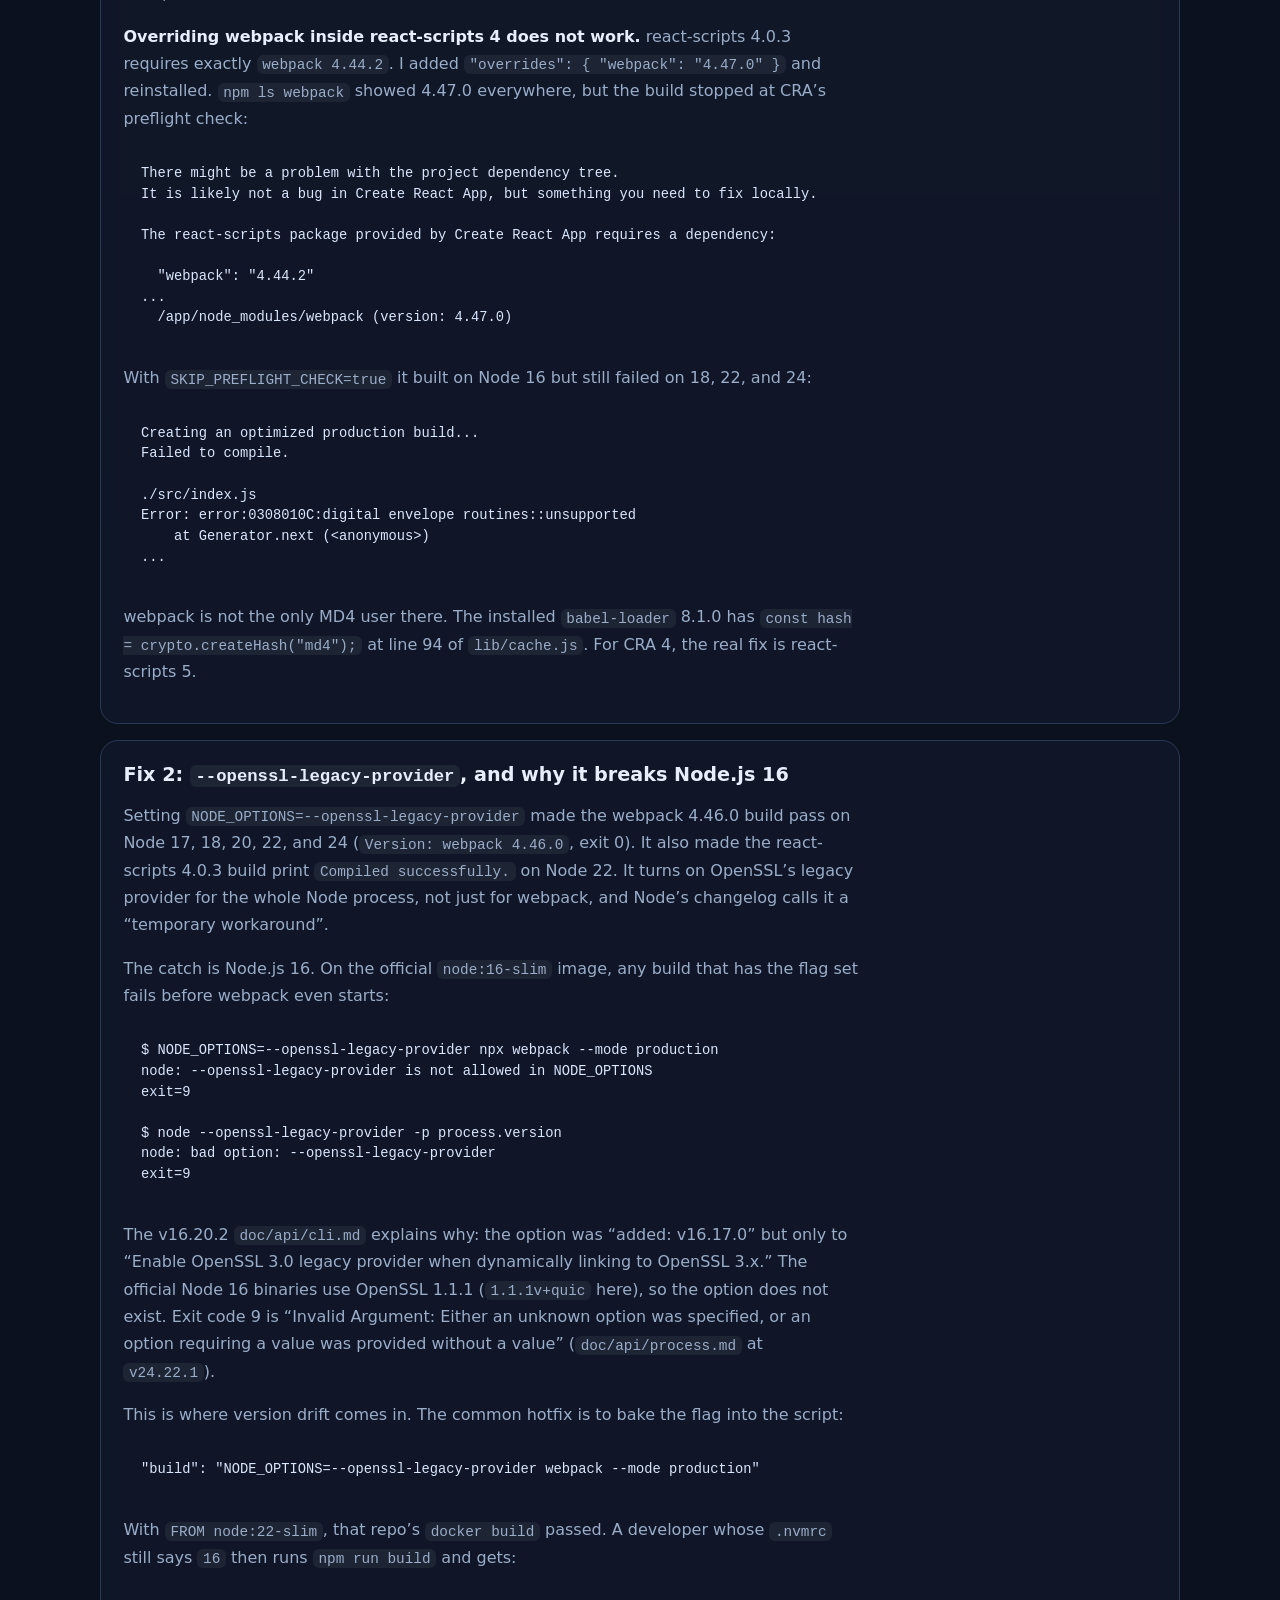
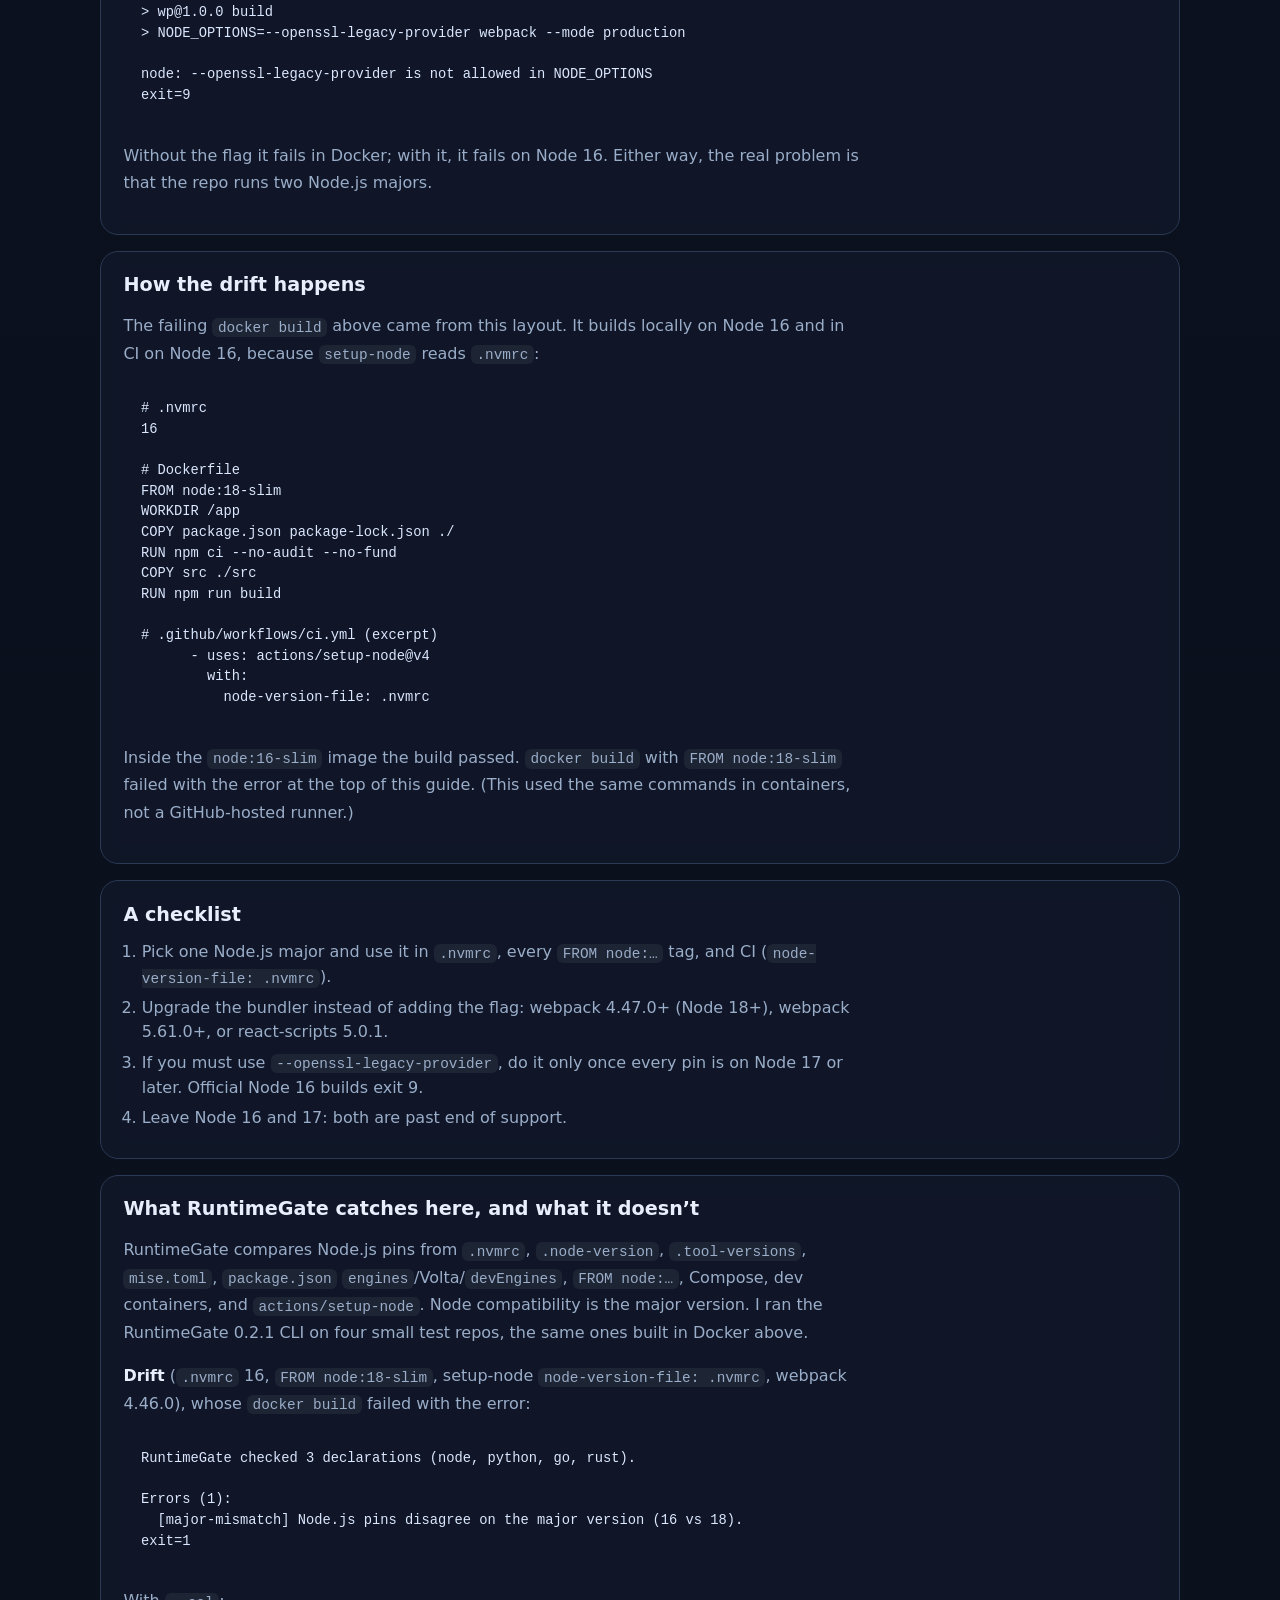
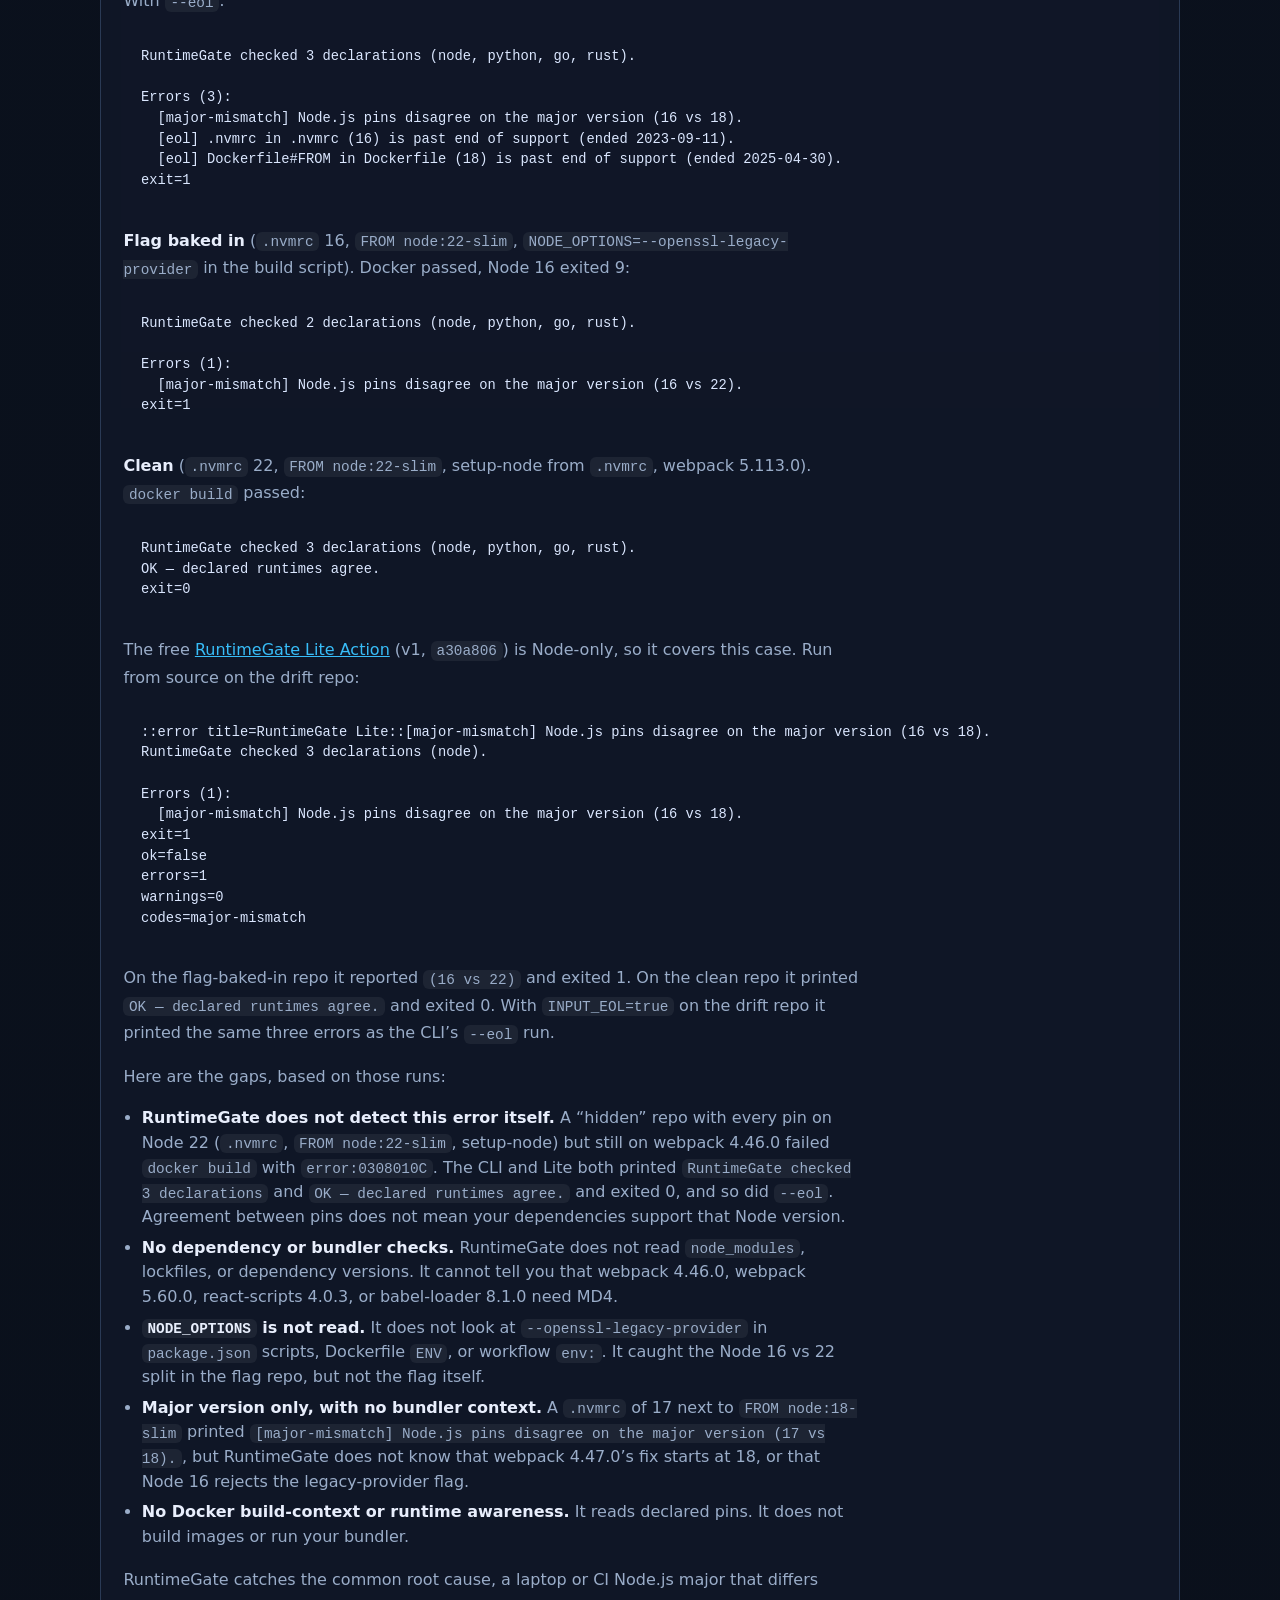
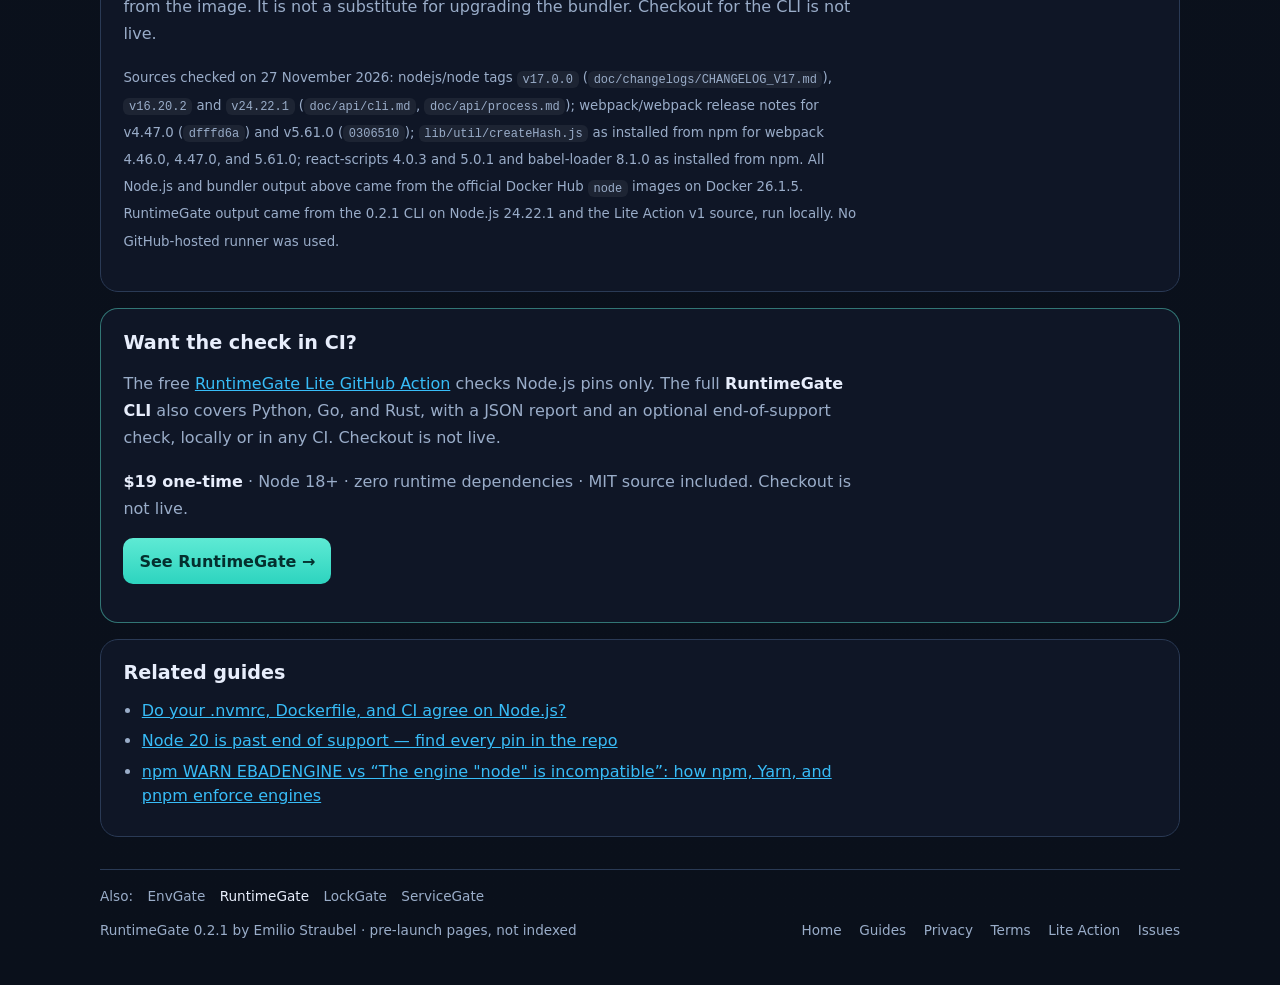
<file: guides/node-err-ossl-evp-unsupported-0308010c-webpack.html>
<!DOCTYPE html>
<html lang="en">
<head>
  <meta charset="utf-8" />
  <meta name="viewport" content="width=device-width, initial-scale=1" />
  <title>“error:0308010C:digital envelope routines::unsupported” (ERR_OSSL_EVP_UNSUPPORTED): webpack 4, react-scripts 4, and Node.js version drift — RuntimeGate Guides</title>
  <meta name="description" content="Reproduced on Docker with node:16 through node:24 images: which webpack and react-scripts versions hit ERR_OSSL_EVP_UNSUPPORTED on Node 17+, why --openssl-legacy-provider exits 9 on Node 16, and the tested upgrades that fix it." />
  <meta name="author" content="Emilio Straubel" />
  <meta name="robots" content="noindex" />
  <meta property="og:title" content="“error:0308010C:digital envelope routines::unsupported” (ERR_OSSL_EVP_UNSUPPORTED): webpack 4, react-scripts 4, and Node.js version drift — RuntimeGate Guides" />
  <meta property="og:description" content="Reproduced on Docker with node:16 through node:24 images: which webpack and react-scripts versions hit ERR_OSSL_EVP_UNSUPPORTED on Node 17+, why --openssl-legacy-provider exits 9 on Node 16, and the tested upgrades that fix it." />
  <meta property="og:type" content="article" />
  <meta property="og:site_name" content="RuntimeGate" />
  <meta property="og:url" content="https://ess2292.github.io/runtimegate/guides/node-err-ossl-evp-unsupported-0308010c-webpack.html" />
  <link rel="canonical" href="https://ess2292.github.io/runtimegate/guides/node-err-ossl-evp-unsupported-0308010c-webpack.html" />
  <meta property="og:image" content="https://ess2292.github.io/runtimegate/og-image.png" />
  <meta property="og:image:type" content="image/png" />
  <meta property="og:image:width" content="1200" />
  <meta property="og:image:height" content="630" />
  <meta property="og:image:alt" content="RuntimeGate — fail CI when runtime pins disagree" />
  <meta property="article:published_time" content="2026-11-27" />
  <meta name="twitter:card" content="summary_large_image" />
  <meta name="twitter:title" content="“error:0308010C:digital envelope routines::unsupported” (ERR_OSSL_EVP_UNSUPPORTED): webpack 4, react-scripts 4, and Node.js version drift — RuntimeGate Guides" />
  <meta name="twitter:description" content="Reproduced on Docker with node:16 through node:24 images: which webpack and react-scripts versions hit ERR_OSSL_EVP_UNSUPPORTED on Node 17+, why --openssl-legacy-provider exits 9 on Node 16, and the tested upgrades that fix it." />
  <meta name="twitter:image" content="https://ess2292.github.io/runtimegate/og-image.png" />
  <meta name="twitter:image:alt" content="RuntimeGate — fail CI when runtime pins disagree" />
  <script type="application/ld+json">{"@context": "https://schema.org", "@type": "TechArticle", "headline": "“error:0308010C:digital envelope routines::unsupported” (ERR_OSSL_EVP_UNSUPPORTED): webpack 4, react-scripts 4, and Node.js version drift", "description": "Reproduced on Docker with node:16 through node:24 images: which webpack and react-scripts versions hit ERR_OSSL_EVP_UNSUPPORTED on Node 17+, why --openssl-legacy-provider exits 9 on Node 16, and the tested upgrades that fix it.", "author": {"@type": "Person", "name": "Emilio Straubel"}, "datePublished": "2026-11-27", "dateModified": "2026-11-27", "mainEntityOfPage": "https://ess2292.github.io/runtimegate/guides/node-err-ossl-evp-unsupported-0308010c-webpack.html", "publisher": {"@type": "Person", "name": "Emilio Straubel"}, "image": "https://ess2292.github.io/runtimegate/og-image.png"}</script>
  <meta name="theme-color" content="#0b1220" />
  <link rel="icon" href="../favicon.svg" type="image/svg+xml" />
  <link rel="icon" href="../favicon-32.png" type="image/png" sizes="32x32" />
  <link rel="apple-touch-icon" href="../apple-touch-icon.png" />
  <link rel="stylesheet" href="../styles.css" />
</head>
<body>
  <a class="skip" href="#main">Skip to content</a>
  <div class="wrap">
    <nav class="site-nav" aria-label="Primary">
      <a class="brand" href="../index.html">
        <span class="brand-mark" aria-hidden="true">rg</span>
        RuntimeGate
      </a>
      <ul class="nav-links">
        <li><a href="../index.html#checks">What it checks</a></li>
        <li><a href="../index.html#ci">CI</a></li>
        <li><a href="../index.html#limits">Limits</a></li>
        <li><a href="../index.html#pricing">Pricing</a></li>
        <li><a href="index.html" aria-current="page">Guides</a></li>
        <li><a href="../index.html#faq">FAQ</a></li>
        <li><a href="https://github.com/ESS2292/runtimegate-action">Lite Action</a></li>
      </ul>
    </nav>
    <main id="main" class="article">
      <p class="crumbs"><a href="../index.html">RuntimeGate</a> / <a href="index.html">Guides</a></p>
      <section>
        <div class="eyebrow">Guide &middot; November 27, 2026</div>
        <h1>“error:0308010C:digital envelope routines::unsupported” (<code>ERR_OSSL_EVP_UNSUPPORTED</code>): webpack 4, react-scripts 4, and Node.js version drift</h1>
        <p class="lead">This error usually shows up the day a webpack 4 or Create React App 4 project meets a newer Node.js: a new <code>FROM node:</code> tag, a CI runner moved to a newer Node, or a teammate on a newer laptop install. Node.js 17 and later ship OpenSSL 3, which disables the MD4 hash that webpack 4 uses for module hashes. The usual workaround, <code>NODE_OPTIONS=--openssl-legacy-provider</code>, then breaks the build for anyone still on Node.js 16. Each case below was reproduced, with the fix tested.</p>
        <p>All output below came from Docker 26.1.5 on 27 November 2026, using the official images <code>node:16-slim</code> (Node.js 16.20.2, OpenSSL 1.1.1v), <code>node:17-slim</code> (17.9.1, OpenSSL 3.0.3), <code>node:18-slim</code> (18.20.8, OpenSSL 3.0.16), <code>node:20-slim</code> (20.20.2, OpenSSL 3.0.19), <code>node:22-slim</code> (22.23.5, OpenSSL 3.5.9), and <code>node:24-slim</code> (24.22.3, OpenSSL 3.5.9). The test projects are a one-line <code>src/index.js</code> built with <code>webpack --mode production</code>, and a minimal React 17 app built with <code>react-scripts build</code>. Long stack traces and npm notices were trimmed and are marked <code>...</code>.</p>
      </section>
      <section>
        <h2>The error</h2>
        <p>webpack 4.46.0 with webpack-cli 3.3.12, built in <code>FROM node:18-slim</code>:</p>
        <pre><code>#10 [6/6] RUN npm run build
#10 0.226 &gt; wp@1.0.0 build
#10 0.226 &gt; webpack --mode production
#10 0.799 node:internal/crypto/hash:69
#10 0.799   this[kHandle] = new _Hash(algorithm, xofLen);
#10 0.799                   ^
#10 0.799 
#10 0.799 Error: error:0308010C:digital envelope routines::unsupported
#10 0.799     at new Hash (node:internal/crypto/hash:69:19)
#10 0.799     at Object.createHash (node:crypto:133:10)
#10 0.799     at module.exports (/app/node_modules/webpack/lib/util/createHash.js:135:53)
#10 0.799     at NormalModule._initBuildHash (/app/node_modules/webpack/lib/NormalModule.js:417:16)
...
#10 0.799   opensslErrorStack: [ 'error:03000086:digital envelope routines::initialization error' ],
#10 0.799   library: 'digital envelope routines',
#10 0.799   reason: 'unsupported',
#10 0.799   code: 'ERR_OSSL_EVP_UNSUPPORTED'
#10 0.799 }
#10 0.799 
#10 0.799 Node.js v18.20.8
#10 ERROR: process "/bin/sh -c npm run build" did not complete successfully: exit code: 1</code></pre>
        <p>On Node.js 22.23.5 the same build prints a two-entry <code>opensslErrorStack</code> (<code>'error:03000086:digital envelope routines::initialization error'</code> and <code>'error:0308010C:digital envelope routines::unsupported'</code>) and exits 1. With webpack 5.60.0 and webpack-cli 4.10.0 the first line is <code>[webpack-cli] Error: error:0308010C:digital envelope routines::unsupported</code>, the trace goes through <code>DefinePlugin.js</code>, and the exit code is 2.</p>
        <p>The cause is one line. webpack 4.46.0’s <code>lib/util/createHash.js</code> passes the hash name straight to Node: <code>return new BulkUpdateDecorator(require("crypto").createHash(algorithm));</code>, and webpack 4 defaults to <code>md4</code> (<code>this.set("output.hashFunction", "md4");</code> in <code>lib/WebpackOptionsDefaulter.js</code>). Calling <code>require("crypto").createHash("md4")</code> directly gives the same result:</p>
        <pre><code>node 16.20.2: md4 ok
node 17.9.1:  ERR_OSSL_EVP_UNSUPPORTED error:0308010C:digital envelope routines::unsupported
node 18.20.8: ERR_OSSL_EVP_UNSUPPORTED error:0308010C:digital envelope routines::unsupported
node 20.20.2: ERR_OSSL_EVP_UNSUPPORTED error:0308010C:digital envelope routines::unsupported
node 22.23.5: ERR_OSSL_EVP_UNSUPPORTED error:0308010C:digital envelope routines::unsupported
node 24.22.3: ERR_OSSL_EVP_UNSUPPORTED error:0308010C:digital envelope routines::unsupported</code></pre>
        <p>The Node.js 17.0.0 changelog (<code>doc/changelogs/CHANGELOG_V17.md</code> at tag <code>v17.0.0</code>) says so directly: “If you hit an <code>ERR_OSSL_EVP_UNSUPPORTED</code> error in your application with Node.js 17, it’s likely that your application or a module you’re using is attempting to use an algorithm or key size which is no longer allowed by default with OpenSSL 3.0. A command-line option, <code>--openssl-legacy-provider</code>, has been added to revert to the legacy provider as a temporary workaround for these tightened restrictions.”</p>
      </section>
      <section>
        <h2>Which webpack and Node.js versions fail</h2>
        <p>The same one-file project, <code>npx webpack --mode production</code>, on each image:</p>
        <table class="compare">
          <thead><tr><th>Bundler</th><th>Node 16</th><th>Node 17</th><th>Node 18</th><th>Node 20</th><th>Node 22</th><th>Node 24</th></tr></thead>
          <tbody>
            <tr><td>webpack 4.46.0</td><td>pass</td><td>fail (1)</td><td>fail (1)</td><td>fail (1)</td><td>fail (1)</td><td>fail (1)</td></tr>
            <tr><td>webpack 4.47.0</td><td>pass</td><td>fail (1)</td><td>pass</td><td>pass</td><td>pass</td><td>pass</td></tr>
            <tr><td>webpack 5.60.0</td><td>pass</td><td>fail (2)</td><td>fail (2)</td><td>fail (2)</td><td>fail (2)</td><td>fail (2)</td></tr>
            <tr><td>webpack 5.61.0</td><td>pass</td><td>pass</td><td>pass</td><td>pass</td><td>pass</td><td>pass</td></tr>
            <tr><td>webpack 5.113.0</td><td>pass</td><td>pass</td><td>pass</td><td>pass</td><td>pass</td><td>pass</td></tr>
            <tr><td>react-scripts 4.0.3 (webpack 4.44.2)</td><td>pass</td><td>not run</td><td>fail (1)</td><td>not run</td><td>fail (1)</td><td>fail (1)</td></tr>
            <tr><td>react-scripts 5.0.1 (webpack 5.113.0)</td><td>pass</td><td>not run</td><td>pass</td><td>not run</td><td>pass</td><td>pass</td></tr>
          </tbody>
        </table>
        <p>The exit code is in brackets. The release notes match: webpack <a href="https://github.com/webpack/webpack/releases/tag/v5.61.0">v5.61.0</a> (tag commit <code>0306510</code>, 29 October 2021) lists “use a wasm md4 implementation for node 17 support”, and <a href="https://github.com/webpack/webpack/releases/tag/v4.47.0">v4.47.0</a> (tag commit <code>dfffd6a</code>, 6 September 2023) lists “[Security] - Add support for md4 in Node &gt;=18” (PR #17628).</p>
        <p>The 4.47.0 fix only covers Node.js 18 and later, which explains the Node 17 failure in the table. Its <code>createHash.js</code> sets <code>const NODE_MAJOR_VERSION = parseInt(process.versions.node, 10);</code> and switches to the bundled MD4 only <code>if (NODE_MAJOR_VERSION &gt;= 18)</code>. Below 18 it falls through to <code>crypto.createHash(algorithm)</code>, which works on Node 16 but not on Node 17’s OpenSSL 3. Node 17 has been end-of-life since 1 June 2022, so that rarely matters now.</p>
      </section>
      <section>
        <h2>Fix 1: upgrade the bundler (tested)</h2>
        <ul>
          <li><strong>Plain webpack 4:</strong> move to <code>webpack@4.47.0</code>. It built on Node 18, 20, 22, and 24 with no flags. If <code>package.json</code> says <code>"webpack": "^4.46.0"</code>, the lockfile is what holds you on 4.46.0; <code>npm install webpack@4.47.0</code> updates both.</li>
          <li><strong>webpack 5:</strong> anything from 5.61.0 on. 5.61.0 and 5.113.0 built on every image from Node 16 to 24.</li>
          <li><strong>Create React App 4:</strong> upgrade to <code>react-scripts@5.0.1</code> (its <code>package.json</code> requires <code>"webpack": "^5.64.4"</code>; it resolved to 5.113.0 here). The test app built on Node 16, 18, 22, and 24.</li>
        </ul>
        <p><strong>Overriding webpack inside react-scripts 4 does not work.</strong> react-scripts 4.0.3 requires exactly <code>webpack 4.44.2</code>. I added <code>"overrides": { "webpack": "4.47.0" }</code> and reinstalled. <code>npm ls webpack</code> showed 4.47.0 everywhere, but the build stopped at CRA’s preflight check:</p>
        <pre><code>There might be a problem with the project dependency tree.
It is likely not a bug in Create React App, but something you need to fix locally.

The react-scripts package provided by Create React App requires a dependency:

  "webpack": "4.44.2"
...
  /app/node_modules/webpack (version: 4.47.0) </code></pre>
        <p>With <code>SKIP_PREFLIGHT_CHECK=true</code> it built on Node 16 but still failed on 18, 22, and 24:</p>
        <pre><code>Creating an optimized production build...
Failed to compile.

./src/index.js
Error: error:0308010C:digital envelope routines::unsupported
    at Generator.next (&lt;anonymous&gt;)
...</code></pre>
        <p>webpack is not the only MD4 user there. The installed <code>babel-loader</code> 8.1.0 has <code>const hash = crypto.createHash("md4");</code> at line 94 of <code>lib/cache.js</code>. For CRA 4, the real fix is react-scripts 5.</p>
      </section>
      <section>
        <h2>Fix 2: <code>--openssl-legacy-provider</code>, and why it breaks Node.js 16</h2>
        <p>Setting <code>NODE_OPTIONS=--openssl-legacy-provider</code> made the webpack 4.46.0 build pass on Node 17, 18, 20, 22, and 24 (<code>Version: webpack 4.46.0</code>, exit 0). It also made the react-scripts 4.0.3 build print <code>Compiled successfully.</code> on Node 22. It turns on OpenSSL’s legacy provider for the whole Node process, not just for webpack, and Node’s changelog calls it a “temporary workaround”.</p>
        <p>The catch is Node.js 16. On the official <code>node:16-slim</code> image, any build that has the flag set fails before webpack even starts:</p>
        <pre><code>$ NODE_OPTIONS=--openssl-legacy-provider npx webpack --mode production
node: --openssl-legacy-provider is not allowed in NODE_OPTIONS
exit=9

$ node --openssl-legacy-provider -p process.version
node: bad option: --openssl-legacy-provider
exit=9</code></pre>
        <p>The v16.20.2 <code>doc/api/cli.md</code> explains why: the option was “added: v16.17.0” but only to “Enable OpenSSL 3.0 legacy provider when dynamically linking to OpenSSL 3.x.” The official Node 16 binaries use OpenSSL 1.1.1 (<code>1.1.1v+quic</code> here), so the option does not exist. Exit code 9 is “Invalid Argument: Either an unknown option was specified, or an option requiring a value was provided without a value” (<code>doc/api/process.md</code> at <code>v24.22.1</code>).</p>
        <p>This is where version drift comes in. The common hotfix is to bake the flag into the script:</p>
        <pre><code>"build": "NODE_OPTIONS=--openssl-legacy-provider webpack --mode production"</code></pre>
        <p>With <code>FROM node:22-slim</code>, that repo’s <code>docker build</code> passed. A developer whose <code>.nvmrc</code> still says <code>16</code> then runs <code>npm run build</code> and gets:</p>
        <pre><code>&gt; wp@1.0.0 build
&gt; NODE_OPTIONS=--openssl-legacy-provider webpack --mode production

node: --openssl-legacy-provider is not allowed in NODE_OPTIONS
exit=9</code></pre>
        <p>Without the flag it fails in Docker; with it, it fails on Node 16. Either way, the real problem is that the repo runs two Node.js majors.</p>
      </section>
      <section>
        <h2>How the drift happens</h2>
        <p>The failing <code>docker build</code> above came from this layout. It builds locally on Node 16 and in CI on Node 16, because <code>setup-node</code> reads <code>.nvmrc</code>:</p>
        <pre><code># .nvmrc
16

# Dockerfile
FROM node:18-slim
WORKDIR /app
COPY package.json package-lock.json ./
RUN npm ci --no-audit --no-fund
COPY src ./src
RUN npm run build

# .github/workflows/ci.yml (excerpt)
      - uses: actions/setup-node@v4
        with:
          node-version-file: .nvmrc</code></pre>
        <p>Inside the <code>node:16-slim</code> image the build passed. <code>docker build</code> with <code>FROM node:18-slim</code> failed with the error at the top of this guide. (This used the same commands in containers, not a GitHub-hosted runner.)</p>
      </section>
      <section>
        <h2>A checklist</h2>
        <ol>
          <li>Pick one Node.js major and use it in <code>.nvmrc</code>, every <code>FROM node:…</code> tag, and CI (<code>node-version-file: .nvmrc</code>).</li>
          <li>Upgrade the bundler instead of adding the flag: webpack 4.47.0+ (Node 18+), webpack 5.61.0+, or react-scripts 5.0.1.</li>
          <li>If you must use <code>--openssl-legacy-provider</code>, do it only once every pin is on Node 17 or later. Official Node 16 builds exit 9.</li>
          <li>Leave Node 16 and 17: both are past end of support.</li>
        </ol>
      </section>
      <section>
        <h2>What RuntimeGate catches here, and what it doesn’t</h2>
        <p>RuntimeGate compares Node.js pins from <code>.nvmrc</code>, <code>.node-version</code>, <code>.tool-versions</code>, <code>mise.toml</code>, <code>package.json</code> <code>engines</code>/Volta/<code>devEngines</code>, <code>FROM node:…</code>, Compose, dev containers, and <code>actions/setup-node</code>. Node compatibility is the major version. I ran the RuntimeGate 0.2.1 CLI on four small test repos, the same ones built in Docker above.</p>
        <p><strong>Drift</strong> (<code>.nvmrc</code> 16, <code>FROM node:18-slim</code>, setup-node <code>node-version-file: .nvmrc</code>, webpack 4.46.0), whose <code>docker build</code> failed with the error:</p>
        <pre><code>RuntimeGate checked 3 declarations (node, python, go, rust).

Errors (1):
  [major-mismatch] Node.js pins disagree on the major version (16 vs 18).
exit=1</code></pre>
        <p>With <code>--eol</code>:</p>
        <pre><code>RuntimeGate checked 3 declarations (node, python, go, rust).

Errors (3):
  [major-mismatch] Node.js pins disagree on the major version (16 vs 18).
  [eol] .nvmrc in .nvmrc (16) is past end of support (ended 2023-09-11).
  [eol] Dockerfile#FROM in Dockerfile (18) is past end of support (ended 2025-04-30).
exit=1</code></pre>
        <p><strong>Flag baked in</strong> (<code>.nvmrc</code> 16, <code>FROM node:22-slim</code>, <code>NODE_OPTIONS=--openssl-legacy-provider</code> in the build script). Docker passed, Node 16 exited 9:</p>
        <pre><code>RuntimeGate checked 2 declarations (node, python, go, rust).

Errors (1):
  [major-mismatch] Node.js pins disagree on the major version (16 vs 22).
exit=1</code></pre>
        <p><strong>Clean</strong> (<code>.nvmrc</code> 22, <code>FROM node:22-slim</code>, setup-node from <code>.nvmrc</code>, webpack 5.113.0). <code>docker build</code> passed:</p>
        <pre><code>RuntimeGate checked 3 declarations (node, python, go, rust).
OK — declared runtimes agree.
exit=0</code></pre>
        <p>The free <a href="https://github.com/ESS2292/runtimegate-action">RuntimeGate Lite Action</a> (v1, <code>a30a806</code>) is Node-only, so it covers this case. Run from source on the drift repo:</p>
        <pre><code>::error title=RuntimeGate Lite::[major-mismatch] Node.js pins disagree on the major version (16 vs 18).
RuntimeGate checked 3 declarations (node).

Errors (1):
  [major-mismatch] Node.js pins disagree on the major version (16 vs 18).
exit=1
ok=false
errors=1
warnings=0
codes=major-mismatch</code></pre>
        <p>On the flag-baked-in repo it reported <code>(16 vs 22)</code> and exited 1. On the clean repo it printed <code>OK — declared runtimes agree.</code> and exited 0. With <code>INPUT_EOL=true</code> on the drift repo it printed the same three errors as the CLI’s <code>--eol</code> run.</p>
        <p>Here are the gaps, based on those runs:</p>
        <ul>
          <li><strong>RuntimeGate does not detect this error itself.</strong> A “hidden” repo with every pin on Node 22 (<code>.nvmrc</code>, <code>FROM node:22-slim</code>, setup-node) but still on webpack 4.46.0 failed <code>docker build</code> with <code>error:0308010C</code>. The CLI and Lite both printed <code>RuntimeGate checked 3 declarations</code> and <code>OK — declared runtimes agree.</code> and exited 0, and so did <code>--eol</code>. Agreement between pins does not mean your dependencies support that Node version.</li>
          <li><strong>No dependency or bundler checks.</strong> RuntimeGate does not read <code>node_modules</code>, lockfiles, or dependency versions. It cannot tell you that webpack 4.46.0, webpack 5.60.0, react-scripts 4.0.3, or babel-loader 8.1.0 need MD4.</li>
          <li><strong><code>NODE_OPTIONS</code> is not read.</strong> It does not look at <code>--openssl-legacy-provider</code> in <code>package.json</code> scripts, Dockerfile <code>ENV</code>, or workflow <code>env:</code>. It caught the Node 16 vs 22 split in the flag repo, but not the flag itself.</li>
          <li><strong>Major version only, with no bundler context.</strong> A <code>.nvmrc</code> of 17 next to <code>FROM node:18-slim</code> printed <code>[major-mismatch] Node.js pins disagree on the major version (17 vs 18).</code>, but RuntimeGate does not know that webpack 4.47.0’s fix starts at 18, or that Node 16 rejects the legacy-provider flag.</li>
          <li><strong>No Docker build-context or runtime awareness.</strong> It reads declared pins. It does not build images or run your bundler.</li>
        </ul>
        <p>RuntimeGate catches the common root cause, a laptop or CI Node.js major that differs from the image. It is not a substitute for upgrading the bundler. Checkout for the CLI is not live.</p>
        <p><small>Sources checked on 27 November 2026: nodejs/node tags <code>v17.0.0</code> (<code>doc/changelogs/CHANGELOG_V17.md</code>), <code>v16.20.2</code> and <code>v24.22.1</code> (<code>doc/api/cli.md</code>, <code>doc/api/process.md</code>); webpack/webpack release notes for v4.47.0 (<code>dfffd6a</code>) and v5.61.0 (<code>0306510</code>); <code>lib/util/createHash.js</code> as installed from npm for webpack 4.46.0, 4.47.0, and 5.61.0; react-scripts 4.0.3 and 5.0.1 and babel-loader 8.1.0 as installed from npm. All Node.js and bundler output above came from the official Docker Hub <code>node</code> images on Docker 26.1.5. RuntimeGate output came from the 0.2.1 CLI on Node.js 24.22.1 and the Lite Action v1 source, run locally. No GitHub-hosted runner was used.</small></p>
      </section>
      <section class="cta-box" aria-label="RuntimeGate">
        <h2>Want the check in CI?</h2>
        <p>The free <a href="https://github.com/ESS2292/runtimegate-action">RuntimeGate Lite GitHub Action</a> checks Node.js pins only. The full <strong>RuntimeGate CLI</strong> also covers Python, Go, and Rust, with a JSON report and an optional end-of-support check, locally or in any CI. Checkout is not live.</p>
        <p><strong>$19 one-time</strong> &middot; Node 18+ &middot; zero runtime dependencies &middot; MIT source included. Checkout is not live.</p>
        <p><a class="cta-link" href="../index.html#pricing">See RuntimeGate &rarr;</a></p>
      </section>
      <section>
        <h2>Related guides</h2>
        <ul>
          <li><a href="nvmrc-dockerfile-ci-node-version-drift.html">Do your .nvmrc, Dockerfile, and CI agree on Node.js?</a></li>
          <li><a href="find-eol-node-pins-after-node-20.html">Node 20 is past end of support — find every pin in the repo</a></li>
          <li><a href="npm-ebadengine-engine-strict-devengines-yarn-pnpm.html">npm WARN EBADENGINE vs “The engine "node" is incompatible”: how npm, Yarn, and pnpm enforce engines</a></li>
        </ul>
      </section>

    </main>
    <footer>
      <nav class="family-nav" aria-label="Other tools in this family">
        <span class="family-label">Also:</span>
          <a href="https://ess2292.github.io/envgate/">EnvGate</a>
          <a href="https://ess2292.github.io/runtimegate/" aria-current="page">RuntimeGate</a>
          <a href="https://ess2292.github.io/lockgate/">LockGate</a>
          <a href="https://ess2292.github.io/servicegate/">ServiceGate</a>
      </nav>
<div class="footer-row">
        <div>RuntimeGate 0.2.1 by Emilio Straubel · pre-launch pages, not indexed</div>
        <div class="footer-links">
          <a href="../index.html">Home</a>
          <a href="index.html" aria-current="page">Guides</a>
          <a href="../privacy.html">Privacy</a>
          <a href="../terms.html">Terms</a>
          <a href="https://github.com/ESS2292/runtimegate-action">Lite Action</a>
          <a href="https://github.com/ESS2292/runtimegate-action/issues">Issues</a>
        </div>
      </div>
    </footer>
  </div>
</body>
</html>
</file>
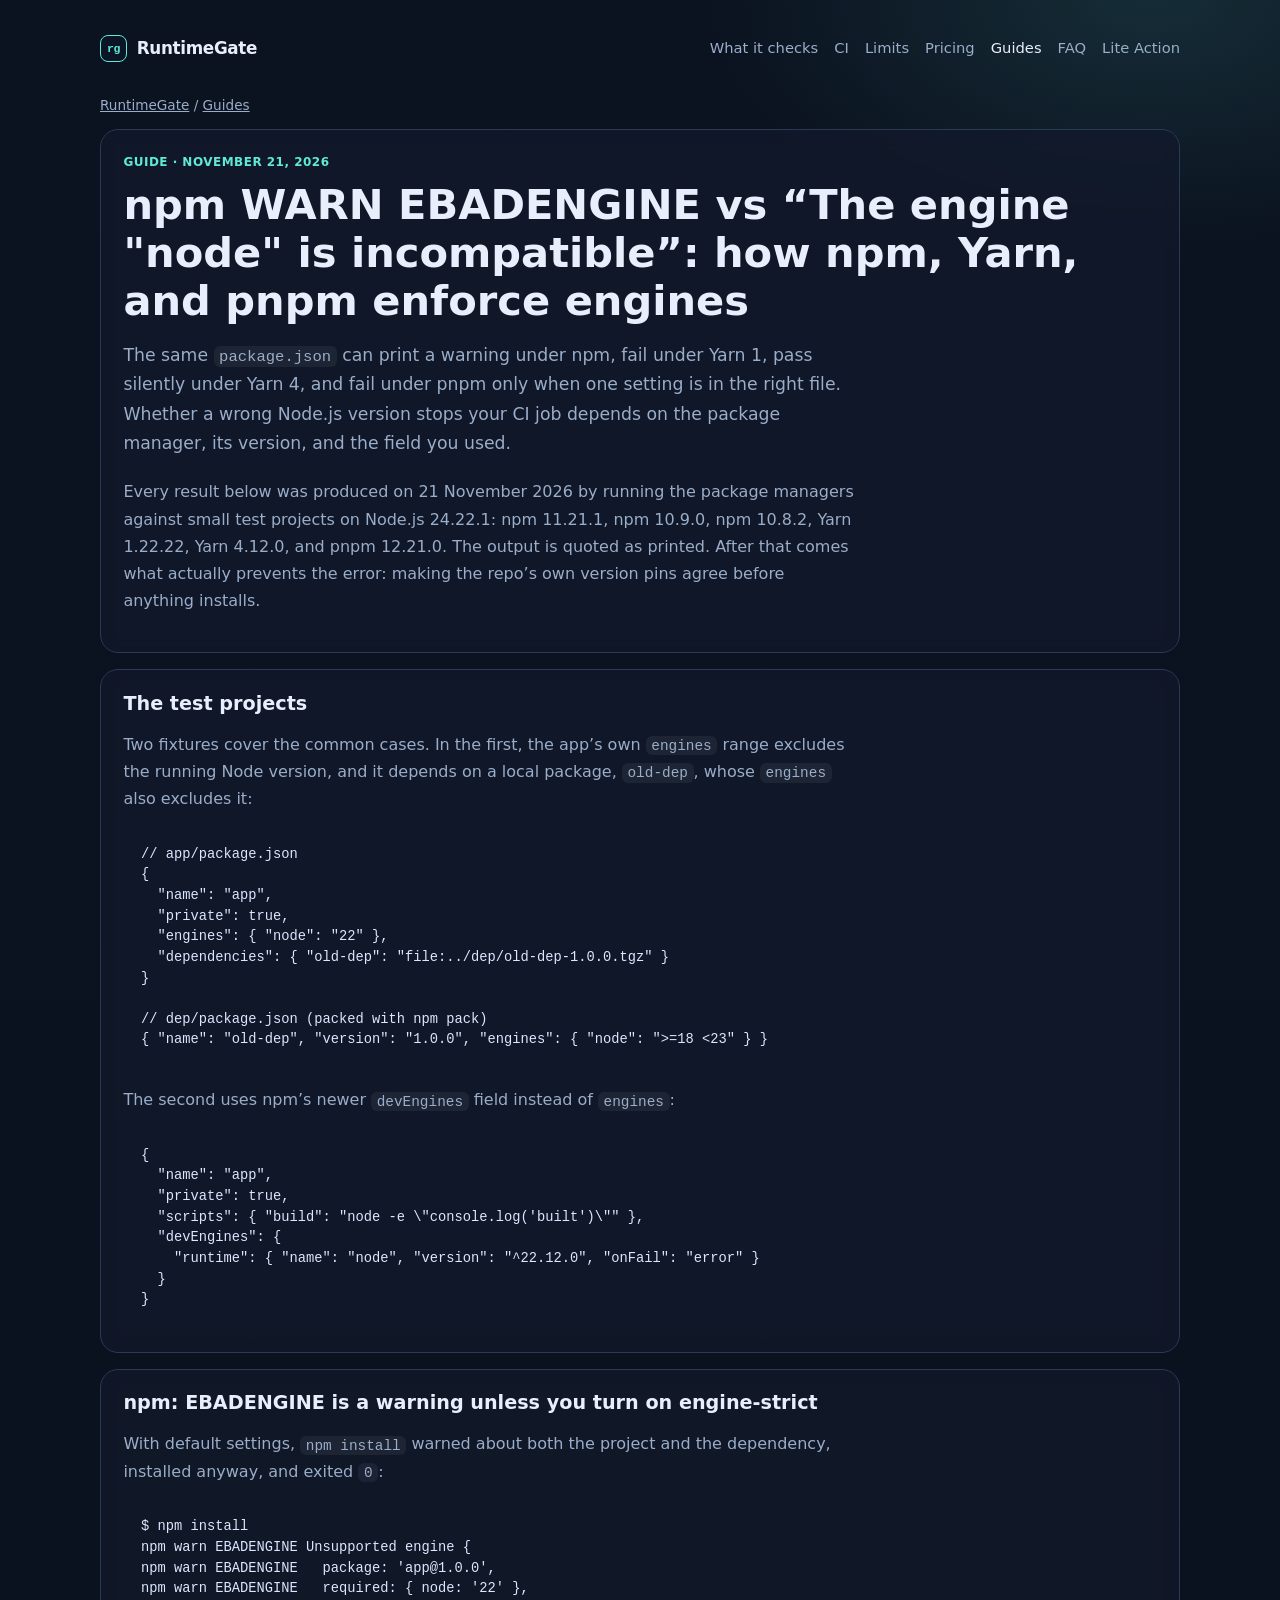
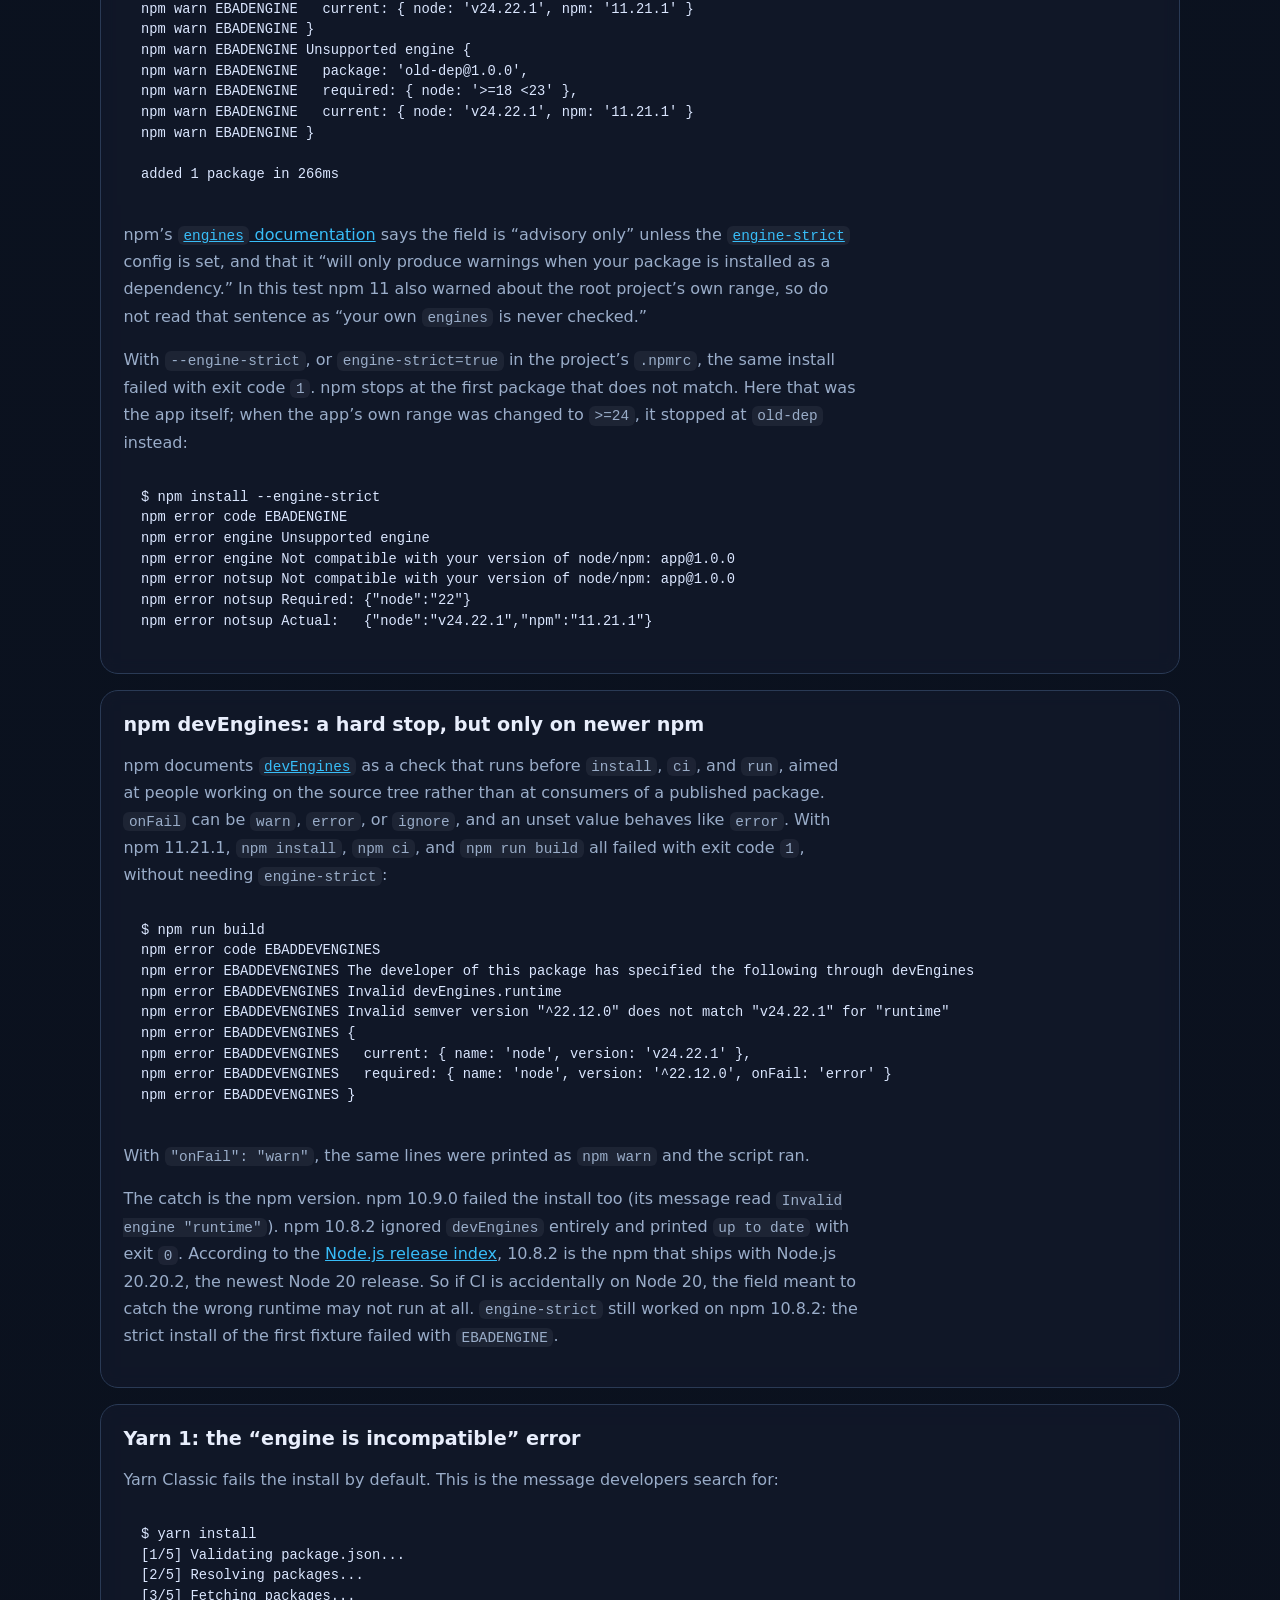
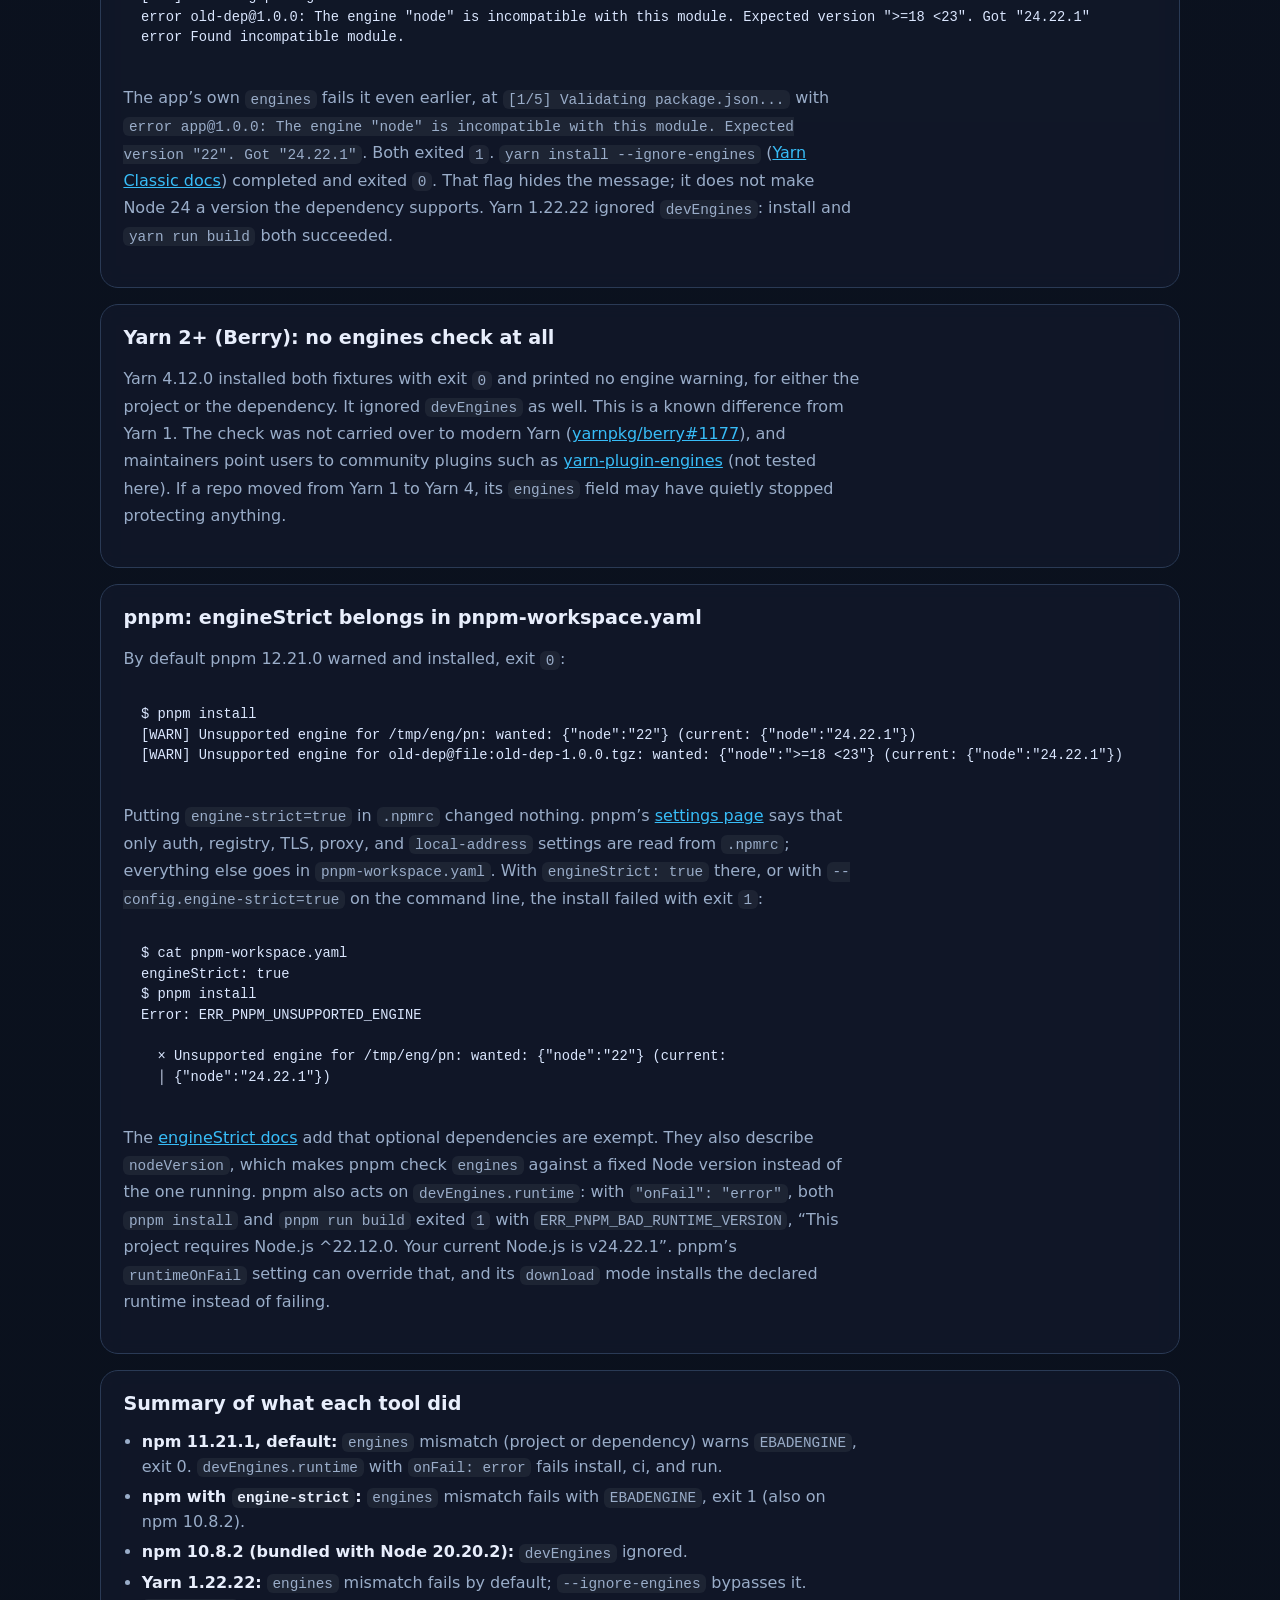
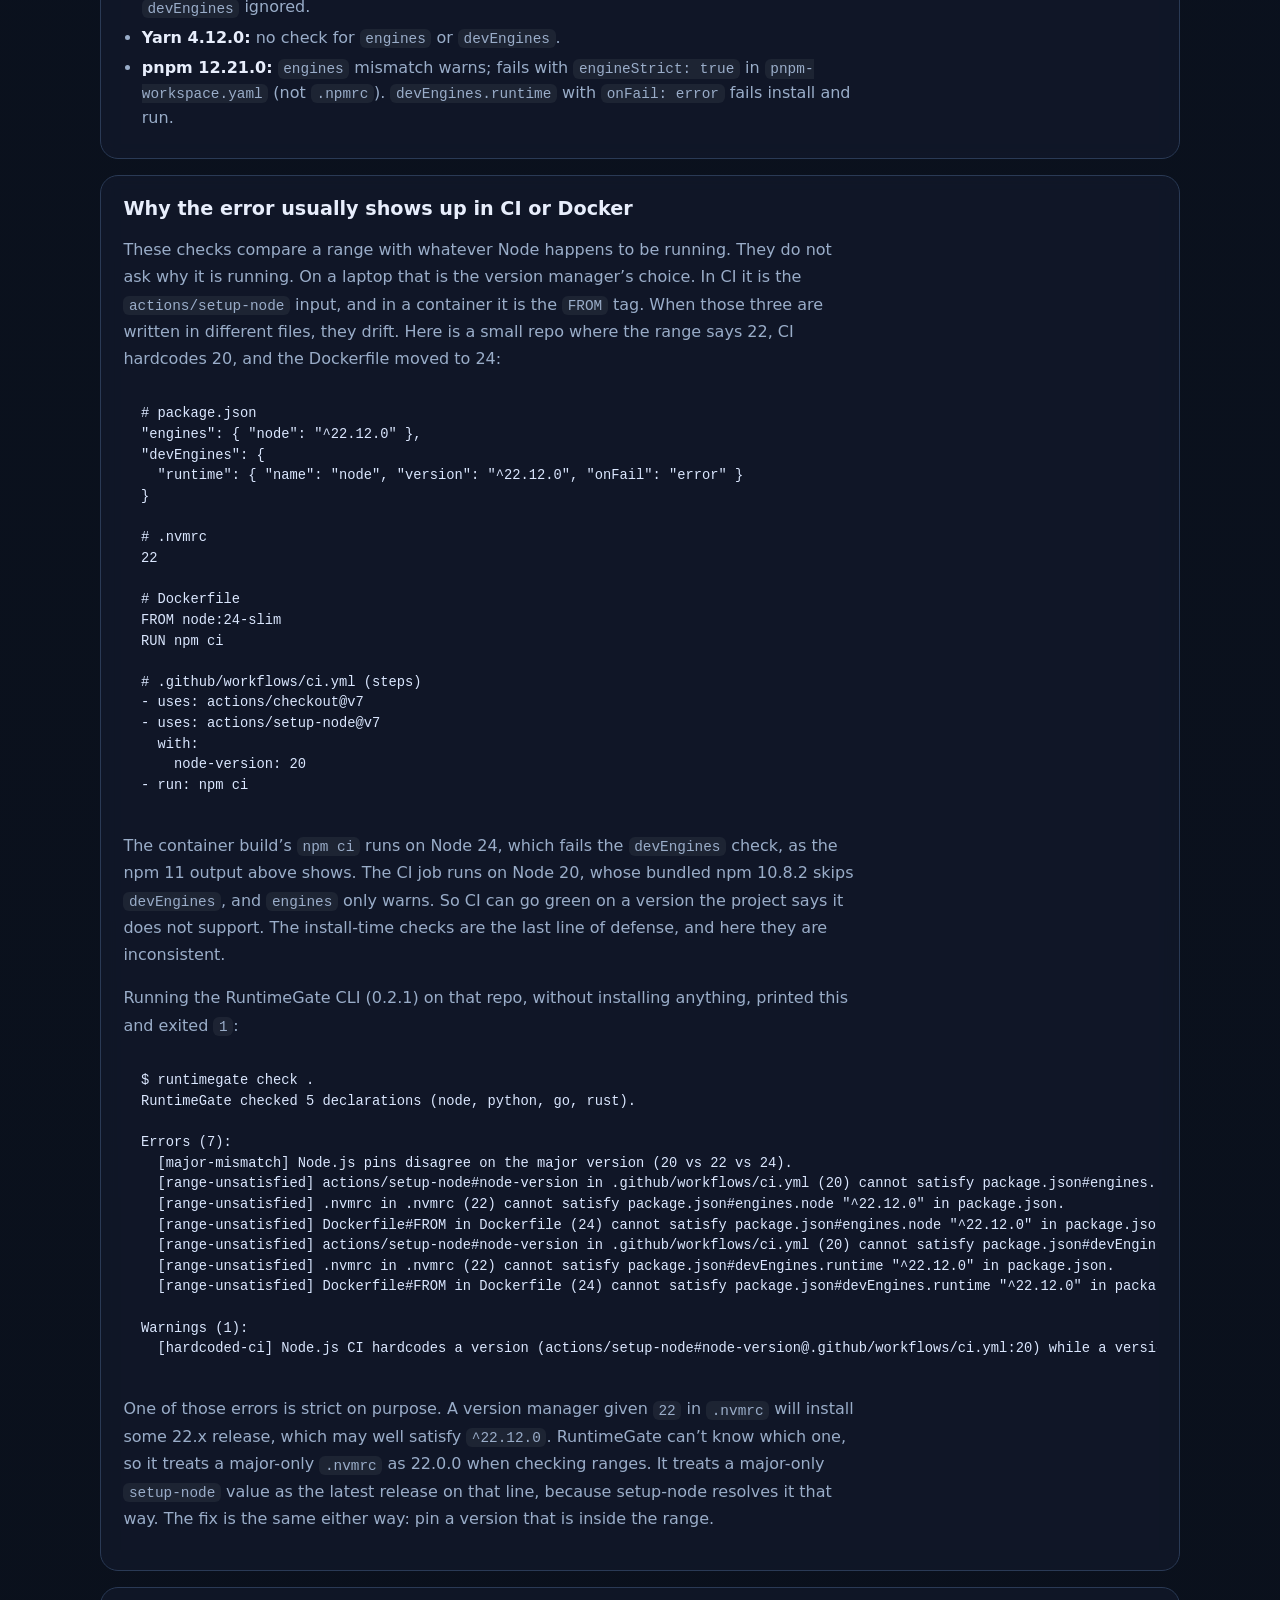
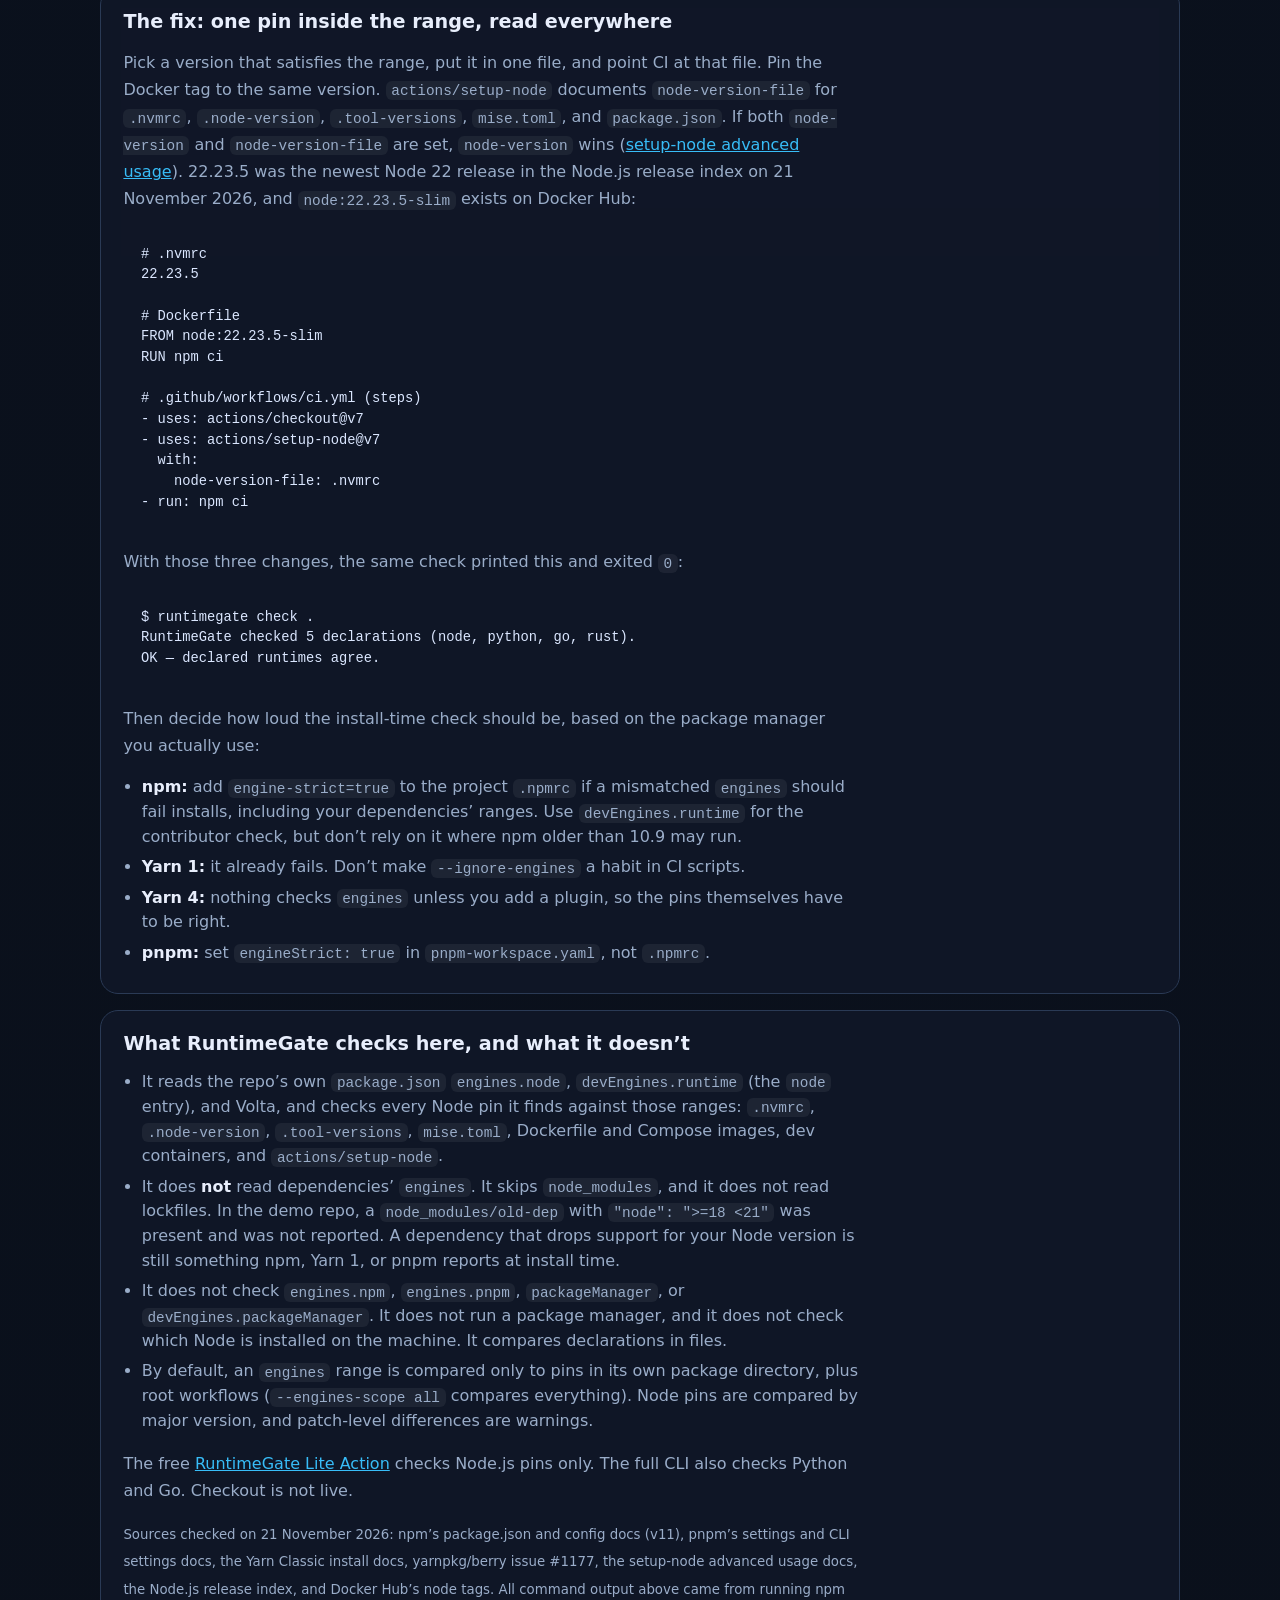
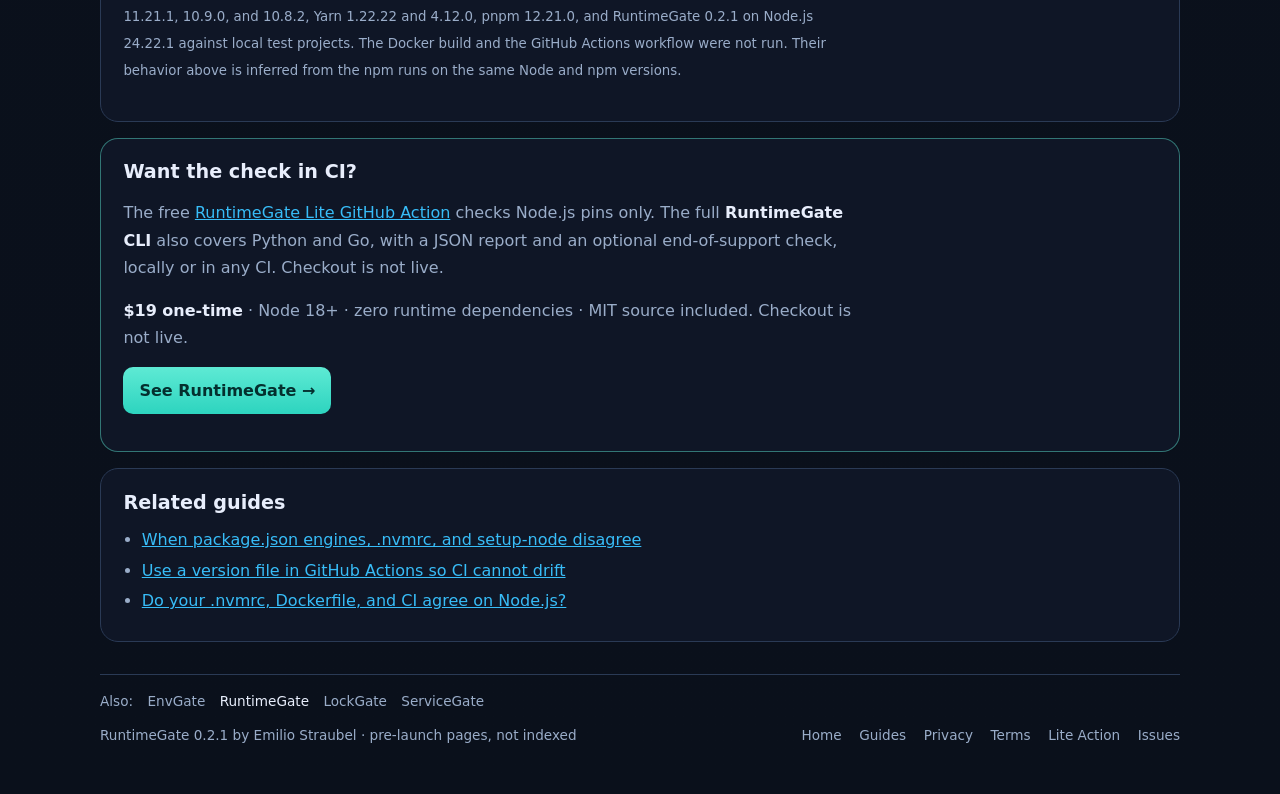
<file: guides/npm-ebadengine-engine-strict-devengines-yarn-pnpm.html>
<!DOCTYPE html>
<html lang="en">
<head>
  <meta charset="utf-8" />
  <meta name="viewport" content="width=device-width, initial-scale=1" />
  <title>npm WARN EBADENGINE vs “The engine &quot;node&quot; is incompatible”: how npm, Yarn, and pnpm enforce engines — RuntimeGate Guides</title>
  <meta name="description" content="Tested output from npm 11 and 10, Yarn 1 and 4, and pnpm 12: when package.json engines and devEngines warn, fail, or are ignored, how engine-strict and engineStrict really work, and how to stop the error by pinning Node consistently." />
  <meta name="author" content="Emilio Straubel" />
  <meta name="robots" content="noindex" />
  <meta property="og:title" content="npm WARN EBADENGINE vs “The engine &quot;node&quot; is incompatible”: how npm, Yarn, and pnpm enforce engines — RuntimeGate Guides" />
  <meta property="og:description" content="Tested output from npm 11 and 10, Yarn 1 and 4, and pnpm 12: when package.json engines and devEngines warn, fail, or are ignored, how engine-strict and engineStrict really work, and how to stop the error by pinning Node consistently." />
  <meta property="og:type" content="article" />
  <meta property="og:site_name" content="RuntimeGate" />
  <meta property="og:url" content="https://ess2292.github.io/runtimegate/guides/npm-ebadengine-engine-strict-devengines-yarn-pnpm.html" />
  <link rel="canonical" href="https://ess2292.github.io/runtimegate/guides/npm-ebadengine-engine-strict-devengines-yarn-pnpm.html" />
  <meta property="og:image" content="https://ess2292.github.io/runtimegate/og-image.png" />
  <meta property="og:image:type" content="image/png" />
  <meta property="og:image:width" content="1200" />
  <meta property="og:image:height" content="630" />
  <meta property="og:image:alt" content="RuntimeGate — fail CI when runtime pins disagree" />
  <meta property="article:published_time" content="2026-11-21" />
  <meta name="twitter:card" content="summary_large_image" />
  <meta name="twitter:title" content="npm WARN EBADENGINE vs “The engine &quot;node&quot; is incompatible”: how npm, Yarn, and pnpm enforce engines — RuntimeGate Guides" />
  <meta name="twitter:description" content="Tested output from npm 11 and 10, Yarn 1 and 4, and pnpm 12: when package.json engines and devEngines warn, fail, or are ignored, how engine-strict and engineStrict really work, and how to stop the error by pinning Node consistently." />
  <meta name="twitter:image" content="https://ess2292.github.io/runtimegate/og-image.png" />
  <meta name="twitter:image:alt" content="RuntimeGate — fail CI when runtime pins disagree" />
  <script type="application/ld+json">{"@context": "https://schema.org", "@type": "TechArticle", "headline": "npm WARN EBADENGINE vs “The engine \"node\" is incompatible”: how npm, Yarn, and pnpm enforce engines", "description": "Tested output from npm 11 and 10, Yarn 1 and 4, and pnpm 12: when package.json engines and devEngines warn, fail, or are ignored, how engine-strict and engineStrict really work, and how to stop the error by pinning Node consistently.", "author": {"@type": "Person", "name": "Emilio Straubel"}, "datePublished": "2026-11-21", "dateModified": "2026-11-21", "mainEntityOfPage": "https://ess2292.github.io/runtimegate/guides/npm-ebadengine-engine-strict-devengines-yarn-pnpm.html", "publisher": {"@type": "Person", "name": "Emilio Straubel"}, "image": "https://ess2292.github.io/runtimegate/og-image.png"}</script>
  <meta name="theme-color" content="#0b1220" />
  <link rel="icon" href="../favicon.svg" type="image/svg+xml" />
  <link rel="icon" href="../favicon-32.png" type="image/png" sizes="32x32" />
  <link rel="apple-touch-icon" href="../apple-touch-icon.png" />
  <link rel="stylesheet" href="../styles.css" />
</head>
<body>
  <a class="skip" href="#main">Skip to content</a>
  <div class="wrap">
    <nav class="site-nav" aria-label="Primary">
      <a class="brand" href="../index.html">
        <span class="brand-mark" aria-hidden="true">rg</span>
        RuntimeGate
      </a>
      <ul class="nav-links">
        <li><a href="../index.html#checks">What it checks</a></li>
        <li><a href="../index.html#ci">CI</a></li>
        <li><a href="../index.html#limits">Limits</a></li>
        <li><a href="../index.html#pricing">Pricing</a></li>
        <li><a href="index.html" aria-current="page">Guides</a></li>
        <li><a href="../index.html#faq">FAQ</a></li>
        <li><a href="https://github.com/ESS2292/runtimegate-action">Lite Action</a></li>
      </ul>
    </nav>
    <main id="main" class="article">
      <p class="crumbs"><a href="../index.html">RuntimeGate</a> / <a href="index.html">Guides</a></p>
      <section>
        <div class="eyebrow">Guide &middot; November 21, 2026</div>
        <h1>npm WARN EBADENGINE vs “The engine "node" is incompatible”: how npm, Yarn, and pnpm enforce engines</h1>
        <p class="lead">The same <code>package.json</code> can print a warning under npm, fail under Yarn 1, pass silently under Yarn 4, and fail under pnpm only when one setting is in the right file. Whether a wrong Node.js version stops your CI job depends on the package manager, its version, and the field you used.</p>
        <p>Every result below was produced on 21 November 2026 by running the package managers against small test projects on Node.js 24.22.1: npm 11.21.1, npm 10.9.0, npm 10.8.2, Yarn 1.22.22, Yarn 4.12.0, and pnpm 12.21.0. The output is quoted as printed. After that comes what actually prevents the error: making the repo’s own version pins agree before anything installs.</p>
      </section>
      <section>
        <h2>The test projects</h2>
        <p>Two fixtures cover the common cases. In the first, the app’s own <code>engines</code> range excludes the running Node version, and it depends on a local package, <code>old-dep</code>, whose <code>engines</code> also excludes it:</p>
        <pre><code>// app/package.json
{
  "name": "app",
  "private": true,
  "engines": { "node": "22" },
  "dependencies": { "old-dep": "file:../dep/old-dep-1.0.0.tgz" }
}

// dep/package.json (packed with npm pack)
{ "name": "old-dep", "version": "1.0.0", "engines": { "node": "&gt;=18 &lt;23" } }</code></pre>
        <p>The second uses npm’s newer <code>devEngines</code> field instead of <code>engines</code>:</p>
        <pre><code>{
  "name": "app",
  "private": true,
  "scripts": { "build": "node -e \"console.log('built')\"" },
  "devEngines": {
    "runtime": { "name": "node", "version": "^22.12.0", "onFail": "error" }
  }
}</code></pre>
      </section>
      <section>
        <h2>npm: EBADENGINE is a warning unless you turn on engine-strict</h2>
        <p>With default settings, <code>npm install</code> warned about both the project and the dependency, installed anyway, and exited <code>0</code>:</p>
        <pre><code>$ npm install
npm warn EBADENGINE Unsupported engine {
npm warn EBADENGINE   package: 'app@1.0.0',
npm warn EBADENGINE   required: { node: '22' },
npm warn EBADENGINE   current: { node: 'v24.22.1', npm: '11.21.1' }
npm warn EBADENGINE }
npm warn EBADENGINE Unsupported engine {
npm warn EBADENGINE   package: 'old-dep@1.0.0',
npm warn EBADENGINE   required: { node: '&gt;=18 &lt;23' },
npm warn EBADENGINE   current: { node: 'v24.22.1', npm: '11.21.1' }
npm warn EBADENGINE }

added 1 package in 266ms</code></pre>
        <p>npm’s <a href="https://docs.npmjs.com/cli/v11/configuring-npm/package-json#engines"><code>engines</code> documentation</a> says the field is “advisory only” unless the <a href="https://docs.npmjs.com/cli/v11/using-npm/config#engine-strict"><code>engine-strict</code></a> config is set, and that it “will only produce warnings when your package is installed as a dependency.” In this test npm 11 also warned about the root project’s own range, so do not read that sentence as “your own <code>engines</code> is never checked.”</p>
        <p>With <code>--engine-strict</code>, or <code>engine-strict=true</code> in the project’s <code>.npmrc</code>, the same install failed with exit code <code>1</code>. npm stops at the first package that does not match. Here that was the app itself; when the app’s own range was changed to <code>&gt;=24</code>, it stopped at <code>old-dep</code> instead:</p>
        <pre><code>$ npm install --engine-strict
npm error code EBADENGINE
npm error engine Unsupported engine
npm error engine Not compatible with your version of node/npm: app@1.0.0
npm error notsup Not compatible with your version of node/npm: app@1.0.0
npm error notsup Required: {"node":"22"}
npm error notsup Actual:   {"node":"v24.22.1","npm":"11.21.1"}</code></pre>
      </section>
      <section>
        <h2>npm devEngines: a hard stop, but only on newer npm</h2>
        <p>npm documents <a href="https://docs.npmjs.com/cli/v11/configuring-npm/package-json#devengines"><code>devEngines</code></a> as a check that runs before <code>install</code>, <code>ci</code>, and <code>run</code>, aimed at people working on the source tree rather than at consumers of a published package. <code>onFail</code> can be <code>warn</code>, <code>error</code>, or <code>ignore</code>, and an unset value behaves like <code>error</code>. With npm 11.21.1, <code>npm install</code>, <code>npm ci</code>, and <code>npm run build</code> all failed with exit code <code>1</code>, without needing <code>engine-strict</code>:</p>
        <pre><code>$ npm run build
npm error code EBADDEVENGINES
npm error EBADDEVENGINES The developer of this package has specified the following through devEngines
npm error EBADDEVENGINES Invalid devEngines.runtime
npm error EBADDEVENGINES Invalid semver version "^22.12.0" does not match "v24.22.1" for "runtime"
npm error EBADDEVENGINES {
npm error EBADDEVENGINES   current: { name: 'node', version: 'v24.22.1' },
npm error EBADDEVENGINES   required: { name: 'node', version: '^22.12.0', onFail: 'error' }
npm error EBADDEVENGINES }</code></pre>
        <p>With <code>"onFail": "warn"</code>, the same lines were printed as <code>npm warn</code> and the script ran.</p>
        <p>The catch is the npm version. npm 10.9.0 failed the install too (its message read <code>Invalid engine "runtime"</code>). npm 10.8.2 ignored <code>devEngines</code> entirely and printed <code>up to date</code> with exit <code>0</code>. According to the <a href="https://nodejs.org/dist/index.json">Node.js release index</a>, 10.8.2 is the npm that ships with Node.js 20.20.2, the newest Node 20 release. So if CI is accidentally on Node 20, the field meant to catch the wrong runtime may not run at all. <code>engine-strict</code> still worked on npm 10.8.2: the strict install of the first fixture failed with <code>EBADENGINE</code>.</p>
      </section>
      <section>
        <h2>Yarn 1: the “engine is incompatible” error</h2>
        <p>Yarn Classic fails the install by default. This is the message developers search for:</p>
        <pre><code>$ yarn install
[1/5] Validating package.json...
[2/5] Resolving packages...
[3/5] Fetching packages...
error old-dep@1.0.0: The engine "node" is incompatible with this module. Expected version "&gt;=18 &lt;23". Got "24.22.1"
error Found incompatible module.</code></pre>
        <p>The app’s own <code>engines</code> fails it even earlier, at <code>[1/5] Validating package.json...</code> with <code>error app@1.0.0: The engine "node" is incompatible with this module. Expected version "22". Got "24.22.1"</code>. Both exited <code>1</code>. <code>yarn install --ignore-engines</code> (<a href="https://classic.yarnpkg.com/en/docs/cli/install">Yarn Classic docs</a>) completed and exited <code>0</code>. That flag hides the message; it does not make Node 24 a version the dependency supports. Yarn 1.22.22 ignored <code>devEngines</code>: install and <code>yarn run build</code> both succeeded.</p>
      </section>
      <section>
        <h2>Yarn 2+ (Berry): no engines check at all</h2>
        <p>Yarn 4.12.0 installed both fixtures with exit <code>0</code> and printed no engine warning, for either the project or the dependency. It ignored <code>devEngines</code> as well. This is a known difference from Yarn 1. The check was not carried over to modern Yarn (<a href="https://github.com/yarnpkg/berry/issues/1177">yarnpkg/berry#1177</a>), and maintainers point users to community plugins such as <a href="https://github.com/devoto13/yarn-plugin-engines">yarn-plugin-engines</a> (not tested here). If a repo moved from Yarn 1 to Yarn 4, its <code>engines</code> field may have quietly stopped protecting anything.</p>
      </section>
      <section>
        <h2>pnpm: engineStrict belongs in pnpm-workspace.yaml</h2>
        <p>By default pnpm 12.21.0 warned and installed, exit <code>0</code>:</p>
        <pre><code>$ pnpm install
[WARN] Unsupported engine for /tmp/eng/pn: wanted: {"node":"22"} (current: {"node":"24.22.1"})
[WARN] Unsupported engine for old-dep@file:old-dep-1.0.0.tgz: wanted: {"node":"&gt;=18 &lt;23"} (current: {"node":"24.22.1"})</code></pre>
        <p>Putting <code>engine-strict=true</code> in <code>.npmrc</code> changed nothing. pnpm’s <a href="https://pnpm.io/settings">settings page</a> says that only auth, registry, TLS, proxy, and <code>local-address</code> settings are read from <code>.npmrc</code>; everything else goes in <code>pnpm-workspace.yaml</code>. With <code>engineStrict: true</code> there, or with <code>--config.engine-strict=true</code> on the command line, the install failed with exit <code>1</code>:</p>
        <pre><code>$ cat pnpm-workspace.yaml
engineStrict: true
$ pnpm install
Error: ERR_PNPM_UNSUPPORTED_ENGINE

  × Unsupported engine for /tmp/eng/pn: wanted: {"node":"22"} (current:
  │ {"node":"24.22.1"})</code></pre>
        <p>The <a href="https://pnpm.io/settings/cli#enginestrict">engineStrict docs</a> add that optional dependencies are exempt. They also describe <code>nodeVersion</code>, which makes pnpm check <code>engines</code> against a fixed Node version instead of the one running. pnpm also acts on <code>devEngines.runtime</code>: with <code>"onFail": "error"</code>, both <code>pnpm install</code> and <code>pnpm run build</code> exited <code>1</code> with <code>ERR_PNPM_BAD_RUNTIME_VERSION</code>, “This project requires Node.js ^22.12.0. Your current Node.js is v24.22.1”. pnpm’s <code>runtimeOnFail</code> setting can override that, and its <code>download</code> mode installs the declared runtime instead of failing.</p>
      </section>
      <section>
        <h2>Summary of what each tool did</h2>
        <ul>
          <li><strong>npm 11.21.1, default:</strong> <code>engines</code> mismatch (project or dependency) warns <code>EBADENGINE</code>, exit 0. <code>devEngines.runtime</code> with <code>onFail: error</code> fails install, ci, and run.</li>
          <li><strong>npm with <code>engine-strict</code>:</strong> <code>engines</code> mismatch fails with <code>EBADENGINE</code>, exit 1 (also on npm 10.8.2).</li>
          <li><strong>npm 10.8.2 (bundled with Node 20.20.2):</strong> <code>devEngines</code> ignored.</li>
          <li><strong>Yarn 1.22.22:</strong> <code>engines</code> mismatch fails by default; <code>--ignore-engines</code> bypasses it. <code>devEngines</code> ignored.</li>
          <li><strong>Yarn 4.12.0:</strong> no check for <code>engines</code> or <code>devEngines</code>.</li>
          <li><strong>pnpm 12.21.0:</strong> <code>engines</code> mismatch warns; fails with <code>engineStrict: true</code> in <code>pnpm-workspace.yaml</code> (not <code>.npmrc</code>). <code>devEngines.runtime</code> with <code>onFail: error</code> fails install and run.</li>
        </ul>
      </section>
      <section>
        <h2>Why the error usually shows up in CI or Docker</h2>
        <p>These checks compare a range with whatever Node happens to be running. They do not ask why it is running. On a laptop that is the version manager’s choice. In CI it is the <code>actions/setup-node</code> input, and in a container it is the <code>FROM</code> tag. When those three are written in different files, they drift. Here is a small repo where the range says 22, CI hardcodes 20, and the Dockerfile moved to 24:</p>
        <pre><code># package.json
"engines": { "node": "^22.12.0" },
"devEngines": {
  "runtime": { "name": "node", "version": "^22.12.0", "onFail": "error" }
}

# .nvmrc
22

# Dockerfile
FROM node:24-slim
RUN npm ci

# .github/workflows/ci.yml (steps)
- uses: actions/checkout@v7
- uses: actions/setup-node@v7
  with:
    node-version: 20
- run: npm ci</code></pre>
        <p>The container build’s <code>npm ci</code> runs on Node 24, which fails the <code>devEngines</code> check, as the npm 11 output above shows. The CI job runs on Node 20, whose bundled npm 10.8.2 skips <code>devEngines</code>, and <code>engines</code> only warns. So CI can go green on a version the project says it does not support. The install-time checks are the last line of defense, and here they are inconsistent.</p>
        <p>Running the RuntimeGate CLI (0.2.1) on that repo, without installing anything, printed this and exited <code>1</code>:</p>
        <pre><code>$ runtimegate check .
RuntimeGate checked 5 declarations (node, python, go, rust).

Errors (7):
  [major-mismatch] Node.js pins disagree on the major version (20 vs 22 vs 24).
  [range-unsatisfied] actions/setup-node#node-version in .github/workflows/ci.yml (20) cannot satisfy package.json#engines.node "^22.12.0" in package.json.
  [range-unsatisfied] .nvmrc in .nvmrc (22) cannot satisfy package.json#engines.node "^22.12.0" in package.json.
  [range-unsatisfied] Dockerfile#FROM in Dockerfile (24) cannot satisfy package.json#engines.node "^22.12.0" in package.json.
  [range-unsatisfied] actions/setup-node#node-version in .github/workflows/ci.yml (20) cannot satisfy package.json#devEngines.runtime "^22.12.0" in package.json.
  [range-unsatisfied] .nvmrc in .nvmrc (22) cannot satisfy package.json#devEngines.runtime "^22.12.0" in package.json.
  [range-unsatisfied] Dockerfile#FROM in Dockerfile (24) cannot satisfy package.json#devEngines.runtime "^22.12.0" in package.json.

Warnings (1):
  [hardcoded-ci] Node.js CI hardcodes a version (actions/setup-node#node-version@.github/workflows/ci.yml:20) while a version file is present or referenced. Prefer node-version-file / python-version-file / go-version-file so CI cannot drift.</code></pre>
        <p>One of those errors is strict on purpose. A version manager given <code>22</code> in <code>.nvmrc</code> will install some 22.x release, which may well satisfy <code>^22.12.0</code>. RuntimeGate can’t know which one, so it treats a major-only <code>.nvmrc</code> as 22.0.0 when checking ranges. It treats a major-only <code>setup-node</code> value as the latest release on that line, because setup-node resolves it that way. The fix is the same either way: pin a version that is inside the range.</p>
      </section>
      <section>
        <h2>The fix: one pin inside the range, read everywhere</h2>
        <p>Pick a version that satisfies the range, put it in one file, and point CI at that file. Pin the Docker tag to the same version. <code>actions/setup-node</code> documents <code>node-version-file</code> for <code>.nvmrc</code>, <code>.node-version</code>, <code>.tool-versions</code>, <code>mise.toml</code>, and <code>package.json</code>. If both <code>node-version</code> and <code>node-version-file</code> are set, <code>node-version</code> wins (<a href="https://github.com/actions/setup-node/blob/main/docs/advanced-usage.md#node-version-file">setup-node advanced usage</a>). 22.23.5 was the newest Node 22 release in the Node.js release index on 21 November 2026, and <code>node:22.23.5-slim</code> exists on Docker Hub:</p>
        <pre><code># .nvmrc
22.23.5

# Dockerfile
FROM node:22.23.5-slim
RUN npm ci

# .github/workflows/ci.yml (steps)
- uses: actions/checkout@v7
- uses: actions/setup-node@v7
  with:
    node-version-file: .nvmrc
- run: npm ci</code></pre>
        <p>With those three changes, the same check printed this and exited <code>0</code>:</p>
        <pre><code>$ runtimegate check .
RuntimeGate checked 5 declarations (node, python, go, rust).
OK — declared runtimes agree.</code></pre>
        <p>Then decide how loud the install-time check should be, based on the package manager you actually use:</p>
        <ul>
          <li><strong>npm:</strong> add <code>engine-strict=true</code> to the project <code>.npmrc</code> if a mismatched <code>engines</code> should fail installs, including your dependencies’ ranges. Use <code>devEngines.runtime</code> for the contributor check, but don’t rely on it where npm older than 10.9 may run.</li>
          <li><strong>Yarn 1:</strong> it already fails. Don’t make <code>--ignore-engines</code> a habit in CI scripts.</li>
          <li><strong>Yarn 4:</strong> nothing checks <code>engines</code> unless you add a plugin, so the pins themselves have to be right.</li>
          <li><strong>pnpm:</strong> set <code>engineStrict: true</code> in <code>pnpm-workspace.yaml</code>, not <code>.npmrc</code>.</li>
        </ul>
      </section>
      <section>
        <h2>What RuntimeGate checks here, and what it doesn’t</h2>
        <ul>
          <li>It reads the repo’s own <code>package.json</code> <code>engines.node</code>, <code>devEngines.runtime</code> (the <code>node</code> entry), and Volta, and checks every Node pin it finds against those ranges: <code>.nvmrc</code>, <code>.node-version</code>, <code>.tool-versions</code>, <code>mise.toml</code>, Dockerfile and Compose images, dev containers, and <code>actions/setup-node</code>.</li>
          <li>It does <strong>not</strong> read dependencies’ <code>engines</code>. It skips <code>node_modules</code>, and it does not read lockfiles. In the demo repo, a <code>node_modules/old-dep</code> with <code>"node": "&gt;=18 &lt;21"</code> was present and was not reported. A dependency that drops support for your Node version is still something npm, Yarn 1, or pnpm reports at install time.</li>
          <li>It does not check <code>engines.npm</code>, <code>engines.pnpm</code>, <code>packageManager</code>, or <code>devEngines.packageManager</code>. It does not run a package manager, and it does not check which Node is installed on the machine. It compares declarations in files.</li>
          <li>By default, an <code>engines</code> range is compared only to pins in its own package directory, plus root workflows (<code>--engines-scope all</code> compares everything). Node pins are compared by major version, and patch-level differences are warnings.</li>
        </ul>
        <p>The free <a href="https://github.com/ESS2292/runtimegate-action">RuntimeGate Lite Action</a> checks Node.js pins only. The full CLI also checks Python and Go. Checkout is not live.</p>
        <p><small>Sources checked on 21 November 2026: npm’s package.json and config docs (v11), pnpm’s settings and CLI settings docs, the Yarn Classic install docs, yarnpkg/berry issue #1177, the setup-node advanced usage docs, the Node.js release index, and Docker Hub’s node tags. All command output above came from running npm 11.21.1, 10.9.0, and 10.8.2, Yarn 1.22.22 and 4.12.0, pnpm 12.21.0, and RuntimeGate 0.2.1 on Node.js 24.22.1 against local test projects. The Docker build and the GitHub Actions workflow were not run. Their behavior above is inferred from the npm runs on the same Node and npm versions.</small></p>
      </section>
      <section class="cta-box" aria-label="RuntimeGate">
        <h2>Want the check in CI?</h2>
        <p>The free <a href="https://github.com/ESS2292/runtimegate-action">RuntimeGate Lite GitHub Action</a> checks Node.js pins only. The full <strong>RuntimeGate CLI</strong> also covers Python and Go, with a JSON report and an optional end-of-support check, locally or in any CI. Checkout is not live.</p>
        <p><strong>$19 one-time</strong> &middot; Node 18+ &middot; zero runtime dependencies &middot; MIT source included. Checkout is not live.</p>
        <p><a class="cta-link" href="../index.html#pricing">See RuntimeGate &rarr;</a></p>
      </section>
      <section>
        <h2>Related guides</h2>
        <ul>
          <li><a href="package-json-engines-vs-nvmrc-setup-node.html">When package.json engines, .nvmrc, and setup-node disagree</a></li>
          <li><a href="github-actions-node-version-file.html">Use a version file in GitHub Actions so CI cannot drift</a></li>
          <li><a href="nvmrc-dockerfile-ci-node-version-drift.html">Do your .nvmrc, Dockerfile, and CI agree on Node.js?</a></li>
        </ul>
      </section>

    </main>
    <footer>
      <nav class="family-nav" aria-label="Other tools in this family">
        <span class="family-label">Also:</span>
          <a href="https://ess2292.github.io/envgate/">EnvGate</a>
          <a href="https://ess2292.github.io/runtimegate/" aria-current="page">RuntimeGate</a>
          <a href="https://ess2292.github.io/lockgate/">LockGate</a>
          <a href="https://ess2292.github.io/servicegate/">ServiceGate</a>
      </nav>
<div class="footer-row">
        <div>RuntimeGate 0.2.1 by Emilio Straubel · pre-launch pages, not indexed</div>
        <div class="footer-links">
          <a href="../index.html">Home</a>
          <a href="index.html" aria-current="page">Guides</a>
          <a href="../privacy.html">Privacy</a>
          <a href="../terms.html">Terms</a>
          <a href="https://github.com/ESS2292/runtimegate-action">Lite Action</a>
          <a href="https://github.com/ESS2292/runtimegate-action/issues">Issues</a>
        </div>
      </div>
    </footer>
  </div>
</body>
</html>
</file>
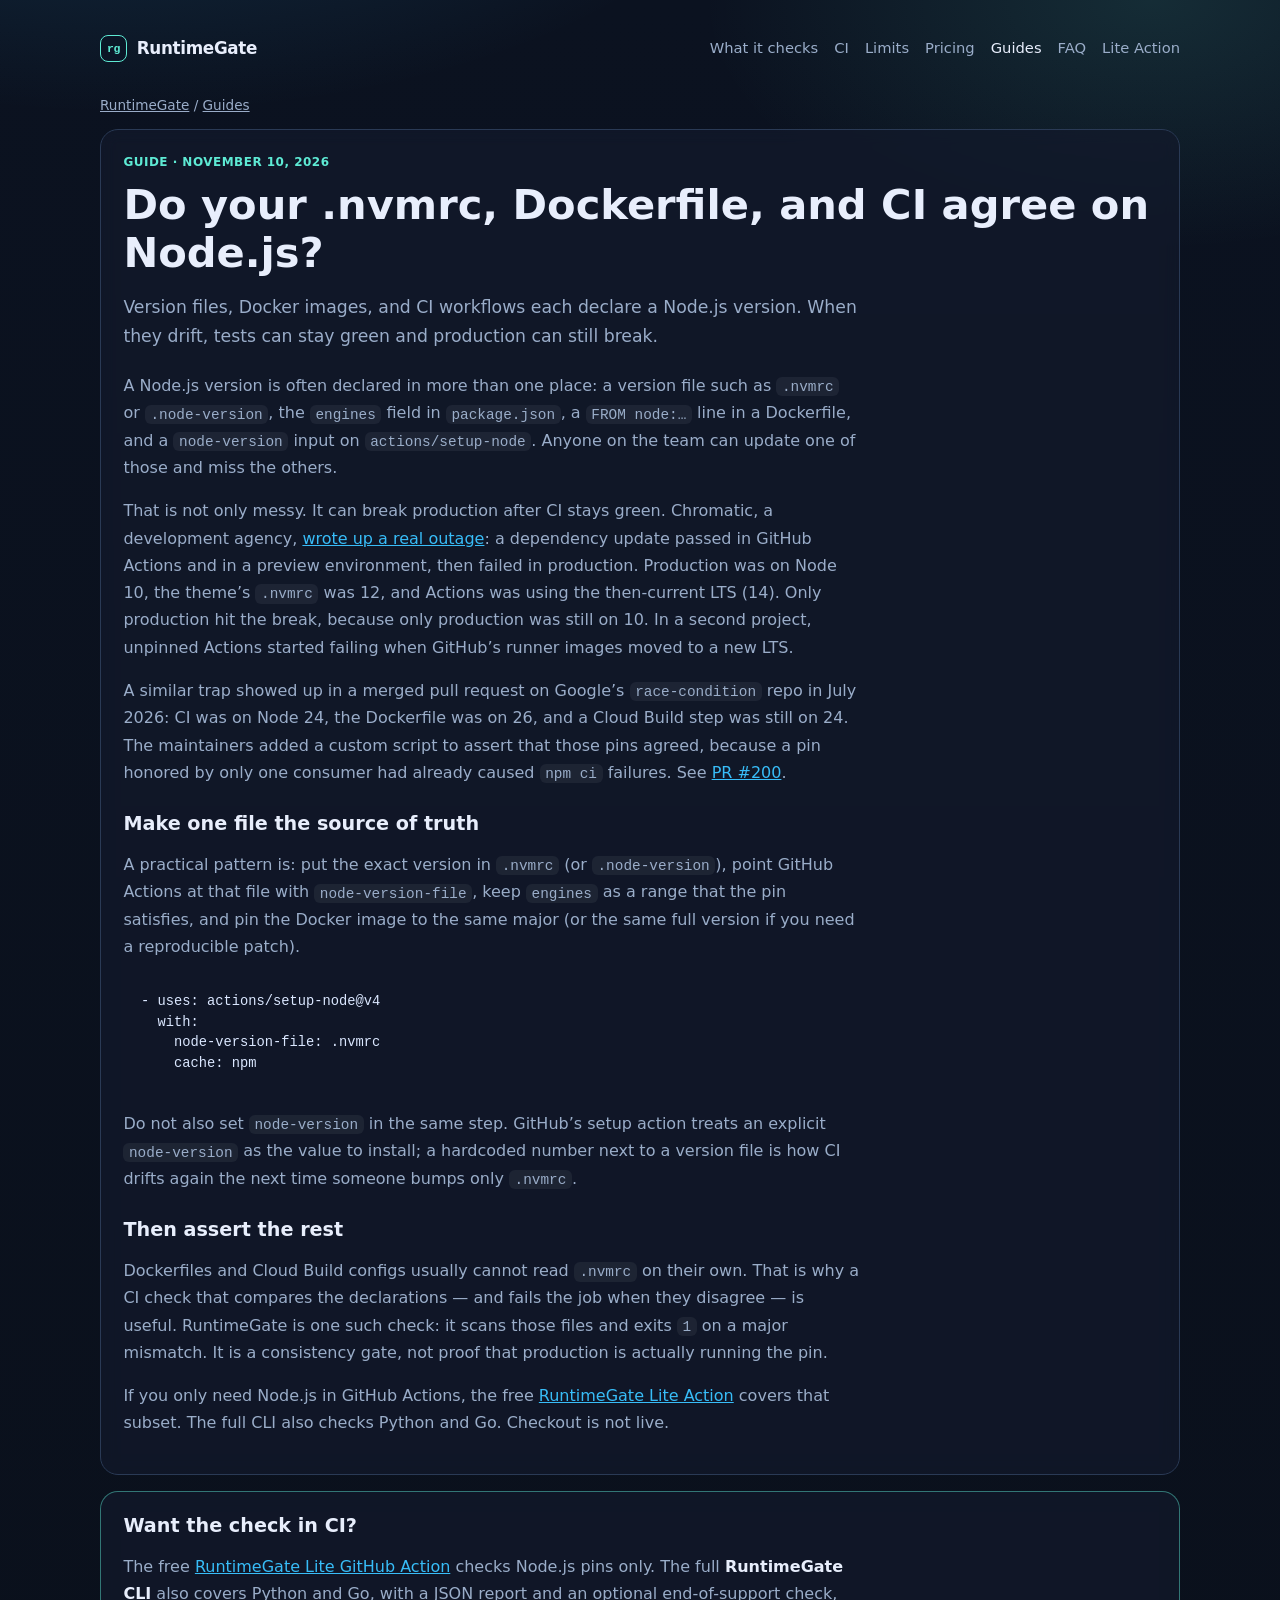
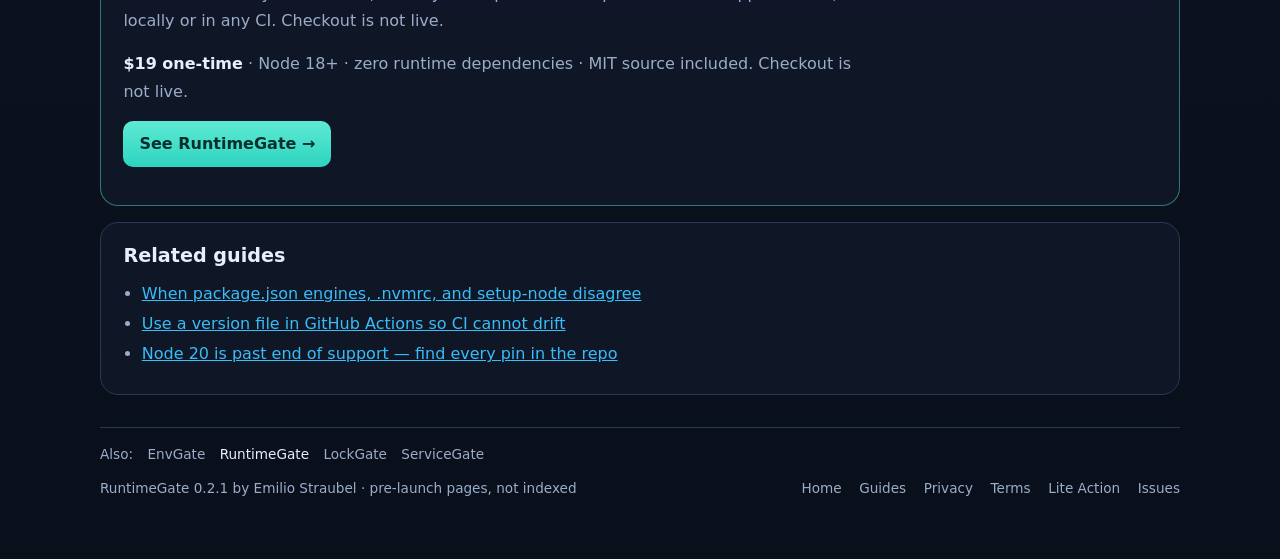
<file: guides/nvmrc-dockerfile-ci-node-version-drift.html>
<!DOCTYPE html>
<html lang="en">
<head>
  <meta charset="utf-8" />
  <meta name="viewport" content="width=device-width, initial-scale=1" />
  <title>Do your .nvmrc, Dockerfile, and CI agree on Node.js? — RuntimeGate Guides</title>
  <meta name="description" content="Why Node.js versions drift across .nvmrc, Dockerfiles, and GitHub Actions, including documented production and CI failures, and how to keep one source of truth." />
  <meta name="author" content="Emilio Straubel" />
  <meta name="robots" content="noindex" />
  <meta property="og:title" content="Do your .nvmrc, Dockerfile, and CI agree on Node.js? — RuntimeGate Guides" />
  <meta property="og:description" content="Why Node.js versions drift across .nvmrc, Dockerfiles, and GitHub Actions, including documented production and CI failures, and how to keep one source of truth." />
  <meta property="og:type" content="article" />
  <meta property="og:site_name" content="RuntimeGate" />
  <meta property="og:url" content="https://ess2292.github.io/runtimegate/guides/nvmrc-dockerfile-ci-node-version-drift.html" />
  <link rel="canonical" href="https://ess2292.github.io/runtimegate/guides/nvmrc-dockerfile-ci-node-version-drift.html" />
  <meta property="og:image" content="https://ess2292.github.io/runtimegate/og-image.png" />
  <meta property="og:image:type" content="image/png" />
  <meta property="og:image:width" content="1200" />
  <meta property="og:image:height" content="630" />
  <meta property="og:image:alt" content="RuntimeGate — fail CI when runtime pins disagree" />
  <meta property="article:published_time" content="2026-11-10" />
  <meta name="twitter:card" content="summary_large_image" />
  <meta name="twitter:title" content="Do your .nvmrc, Dockerfile, and CI agree on Node.js? — RuntimeGate Guides" />
  <meta name="twitter:description" content="Why Node.js versions drift across .nvmrc, Dockerfiles, and GitHub Actions, including documented production and CI failures, and how to keep one source of truth." />
  <meta name="twitter:image" content="https://ess2292.github.io/runtimegate/og-image.png" />
  <meta name="twitter:image:alt" content="RuntimeGate — fail CI when runtime pins disagree" />
  <script type="application/ld+json">{"@context": "https://schema.org", "@type": "TechArticle", "headline": "Do your .nvmrc, Dockerfile, and CI agree on Node.js?", "description": "Why Node.js versions drift across .nvmrc, Dockerfiles, and GitHub Actions, including documented production and CI failures, and how to keep one source of truth.", "author": {"@type": "Person", "name": "Emilio Straubel"}, "datePublished": "2026-11-10", "dateModified": "2026-11-10", "mainEntityOfPage": "https://ess2292.github.io/runtimegate/guides/nvmrc-dockerfile-ci-node-version-drift.html", "publisher": {"@type": "Person", "name": "Emilio Straubel"}, "image": "https://ess2292.github.io/runtimegate/og-image.png"}</script>
  <meta name="theme-color" content="#0b1220" />
  <link rel="icon" href="../favicon.svg" type="image/svg+xml" />
  <link rel="icon" href="../favicon-32.png" type="image/png" sizes="32x32" />
  <link rel="apple-touch-icon" href="../apple-touch-icon.png" />
  <link rel="stylesheet" href="../styles.css" />
</head>
<body>
  <a class="skip" href="#main">Skip to content</a>
  <div class="wrap">
    <nav class="site-nav" aria-label="Primary">
      <a class="brand" href="../index.html">
        <span class="brand-mark" aria-hidden="true">rg</span>
        RuntimeGate
      </a>
      <ul class="nav-links">
        <li><a href="../index.html#checks">What it checks</a></li>
        <li><a href="../index.html#ci">CI</a></li>
        <li><a href="../index.html#limits">Limits</a></li>
        <li><a href="../index.html#pricing">Pricing</a></li>
        <li><a href="index.html" aria-current="page">Guides</a></li>
        <li><a href="../index.html#faq">FAQ</a></li>
        <li><a href="https://github.com/ESS2292/runtimegate-action">Lite Action</a></li>
      </ul>
    </nav>
    <main id="main" class="article">
      <p class="crumbs"><a href="../index.html">RuntimeGate</a> / <a href="index.html">Guides</a></p>
      <section>
        <div class="eyebrow">Guide &middot; November 10, 2026</div>
        <h1>Do your .nvmrc, Dockerfile, and CI agree on Node.js?</h1>
        <p class="lead">Version files, Docker images, and CI workflows each declare a Node.js version. When they drift, tests can stay green and production can still break.</p>
        <p>A Node.js version is often declared in more than one place: a version file such as <code>.nvmrc</code> or <code>.node-version</code>, the <code>engines</code> field in <code>package.json</code>, a <code>FROM node:…</code> line in a Dockerfile, and a <code>node-version</code> input on <code>actions/setup-node</code>. Anyone on the team can update one of those and miss the others.</p>
        <p>That is not only messy. It can break production after CI stays green. Chromatic, a development agency, <a href="https://chromatichq.com/insights/one-nodejs-version-rule-them-all/">wrote up a real outage</a>: a dependency update passed in GitHub Actions and in a preview environment, then failed in production. Production was on Node 10, the theme’s <code>.nvmrc</code> was 12, and Actions was using the then-current LTS (14). Only production hit the break, because only production was still on 10. In a second project, unpinned Actions started failing when GitHub’s runner images moved to a new LTS.</p>
        <p>A similar trap showed up in a merged pull request on Google’s <code>race-condition</code> repo in July 2026: CI was on Node 24, the Dockerfile was on 26, and a Cloud Build step was still on 24. The maintainers added a custom script to assert that those pins agreed, because a pin honored by only one consumer had already caused <code>npm ci</code> failures. See <a href="https://github.com/GoogleCloudPlatform/race-condition/pull/200">PR #200</a>.</p>
        <h2>Make one file the source of truth</h2>
        <p>A practical pattern is: put the exact version in <code>.nvmrc</code> (or <code>.node-version</code>), point GitHub Actions at that file with <code>node-version-file</code>, keep <code>engines</code> as a range that the pin satisfies, and pin the Docker image to the same major (or the same full version if you need a reproducible patch).</p>
        <pre><code>- uses: actions/setup-node@v4
  with:
    node-version-file: .nvmrc
    cache: npm</code></pre>
        <p>Do not also set <code>node-version</code> in the same step. GitHub’s setup action treats an explicit <code>node-version</code> as the value to install; a hardcoded number next to a version file is how CI drifts again the next time someone bumps only <code>.nvmrc</code>.</p>
        <h2>Then assert the rest</h2>
        <p>Dockerfiles and Cloud Build configs usually cannot read <code>.nvmrc</code> on their own. That is why a CI check that compares the declarations — and fails the job when they disagree — is useful. RuntimeGate is one such check: it scans those files and exits <code>1</code> on a major mismatch. It is a consistency gate, not proof that production is actually running the pin.</p>
        <p>If you only need Node.js in GitHub Actions, the free <a href="https://github.com/ESS2292/runtimegate-action">RuntimeGate Lite Action</a> covers that subset. The full CLI also checks Python and Go. Checkout is not live.</p>
      </section>
      <section class="cta-box" aria-label="RuntimeGate">
        <h2>Want the check in CI?</h2>
        <p>The free <a href="https://github.com/ESS2292/runtimegate-action">RuntimeGate Lite GitHub Action</a> checks Node.js pins only. The full <strong>RuntimeGate CLI</strong> also covers Python and Go, with a JSON report and an optional end-of-support check, locally or in any CI. Checkout is not live.</p>
        <p><strong>$19 one-time</strong> &middot; Node 18+ &middot; zero runtime dependencies &middot; MIT source included. Checkout is not live.</p>
        <p><a class="cta-link" href="../index.html#pricing">See RuntimeGate &rarr;</a></p>
      </section>
      <section>
        <h2>Related guides</h2>
        <ul>
          <li><a href="package-json-engines-vs-nvmrc-setup-node.html">When package.json engines, .nvmrc, and setup-node disagree</a></li>
          <li><a href="github-actions-node-version-file.html">Use a version file in GitHub Actions so CI cannot drift</a></li>
          <li><a href="find-eol-node-pins-after-node-20.html">Node 20 is past end of support — find every pin in the repo</a></li>
        </ul>
      </section>

    </main>
    <footer>
      <nav class="family-nav" aria-label="Other tools in this family">
        <span class="family-label">Also:</span>
          <a href="https://ess2292.github.io/envgate/">EnvGate</a>
          <a href="https://ess2292.github.io/runtimegate/" aria-current="page">RuntimeGate</a>
          <a href="https://ess2292.github.io/lockgate/">LockGate</a>
          <a href="https://ess2292.github.io/servicegate/">ServiceGate</a>
      </nav>
<div class="footer-row">
        <div>RuntimeGate 0.2.1 by Emilio Straubel · pre-launch pages, not indexed</div>
        <div class="footer-links">
          <a href="../index.html">Home</a>
          <a href="index.html" aria-current="page">Guides</a>
          <a href="../privacy.html">Privacy</a>
          <a href="../terms.html">Terms</a>
          <a href="https://github.com/ESS2292/runtimegate-action">Lite Action</a>
          <a href="https://github.com/ESS2292/runtimegate-action/issues">Issues</a>
        </div>
      </div>
    </footer>
  </div>
</body>
</html>
</file>
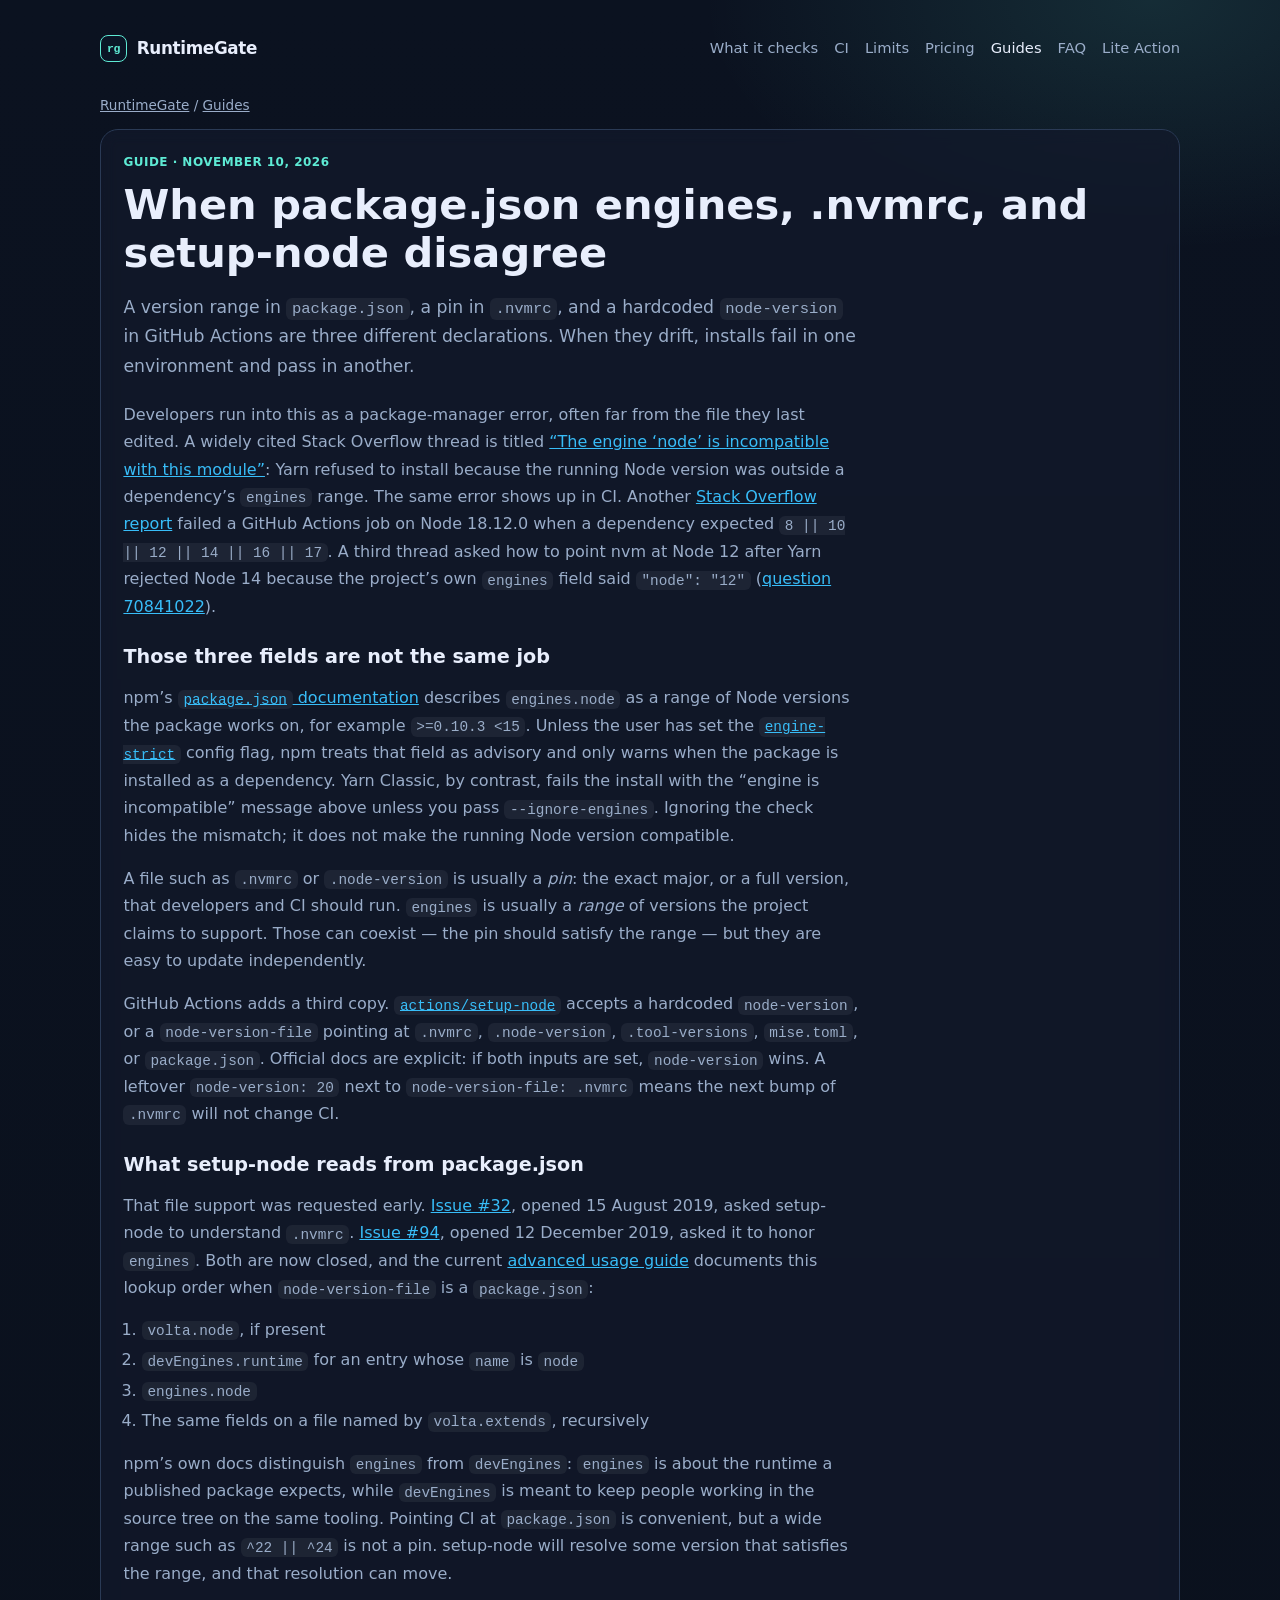
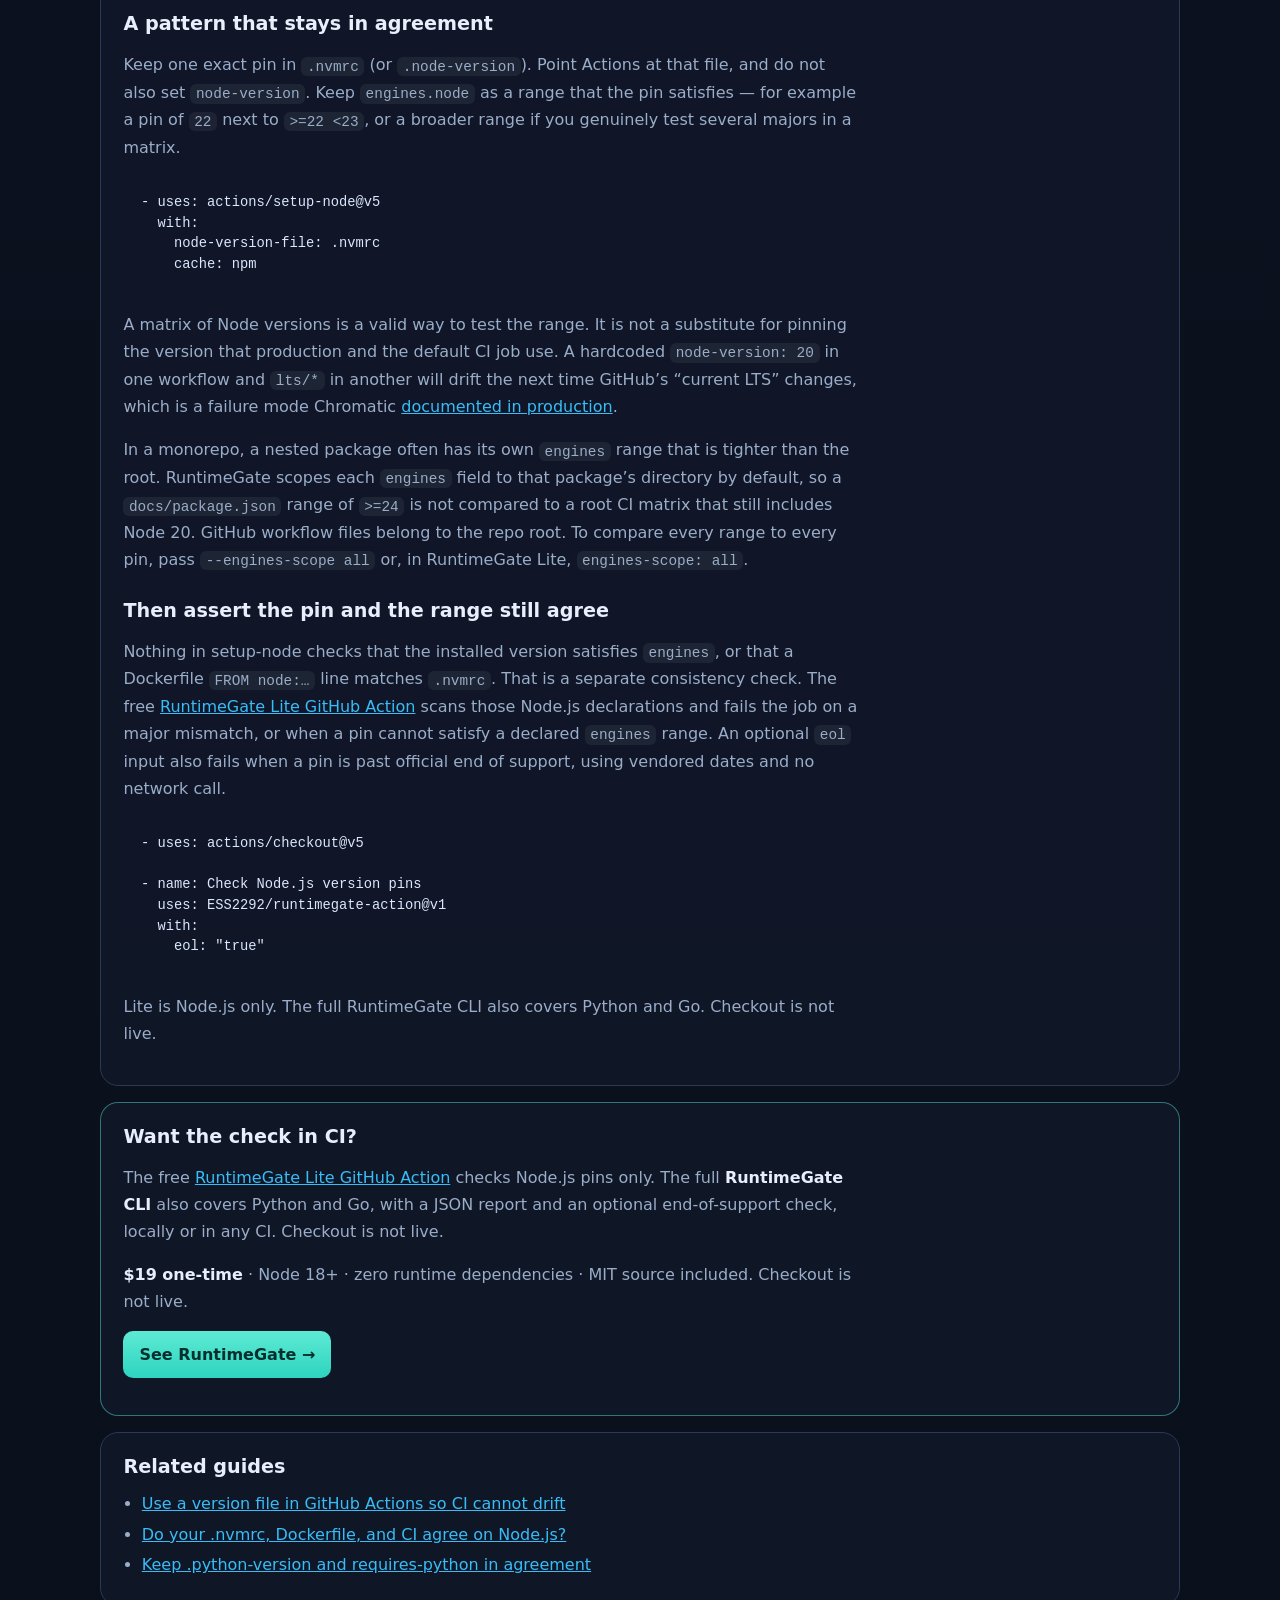
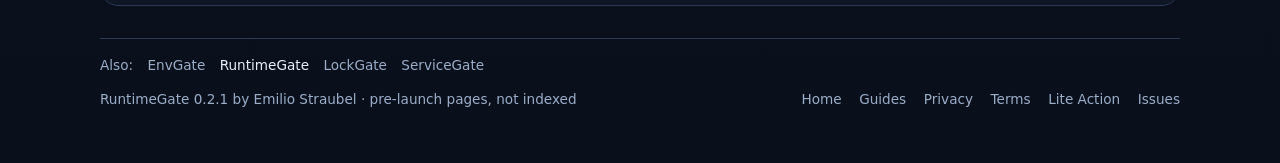
<file: guides/package-json-engines-vs-nvmrc-setup-node.html>
<!DOCTYPE html>
<html lang="en">
<head>
  <meta charset="utf-8" />
  <meta name="viewport" content="width=device-width, initial-scale=1" />
  <title>When package.json engines, .nvmrc, and setup-node disagree — RuntimeGate Guides</title>
  <meta name="description" content="Why package.json engines, .nvmrc, and a hardcoded setup-node version drift apart, how Yarn and npm treat engines, and how to keep one pin that satisfies the range." />
  <meta name="author" content="Emilio Straubel" />
  <meta name="robots" content="noindex" />
  <link rel="canonical" href="https://ess2292.github.io/runtimegate/guides/package-json-engines-vs-nvmrc-setup-node.html" />
  <meta property="og:title" content="When package.json engines, .nvmrc, and setup-node disagree — RuntimeGate Guides" />
  <meta property="og:description" content="Why package.json engines, .nvmrc, and a hardcoded setup-node version drift apart, how Yarn and npm treat engines, and how to keep one pin that satisfies the range." />
  <meta property="og:type" content="article" />
  <meta property="og:url" content="https://ess2292.github.io/runtimegate/guides/package-json-engines-vs-nvmrc-setup-node.html" />
  <meta property="og:site_name" content="RuntimeGate" />
  <meta property="og:image" content="https://ess2292.github.io/runtimegate/og-image.png" />
  <meta property="og:image:type" content="image/png" />
  <meta property="og:image:width" content="1200" />
  <meta property="og:image:height" content="630" />
  <meta property="og:image:alt" content="RuntimeGate — fail CI when runtime pins disagree" />
  <meta property="article:published_time" content="2026-11-10" />
  <meta name="twitter:card" content="summary_large_image" />
  <meta name="twitter:title" content="When package.json engines, .nvmrc, and setup-node disagree — RuntimeGate Guides" />
  <meta name="twitter:description" content="Why package.json engines, .nvmrc, and a hardcoded setup-node version drift apart, how Yarn and npm treat engines, and how to keep one pin that satisfies the range." />
  <meta name="twitter:image" content="https://ess2292.github.io/runtimegate/og-image.png" />
  <meta name="twitter:image:alt" content="RuntimeGate — fail CI when runtime pins disagree" />
  <script type="application/ld+json">{"@context": "https://schema.org", "@type": "TechArticle", "headline": "When package.json engines, .nvmrc, and setup-node disagree", "description": "Why package.json engines, .nvmrc, and a hardcoded setup-node version drift apart, how Yarn and npm treat engines, and how to keep one pin that satisfies the range.", "author": {"@type": "Person", "name": "Emilio Straubel"}, "datePublished": "2026-11-10", "dateModified": "2026-11-10", "mainEntityOfPage": "https://ess2292.github.io/runtimegate/guides/package-json-engines-vs-nvmrc-setup-node.html", "publisher": {"@type": "Person", "name": "Emilio Straubel"}, "image": "https://ess2292.github.io/runtimegate/og-image.png"}</script>
  <meta name="theme-color" content="#0b1220" />
  <link rel="icon" href="../favicon.svg" type="image/svg+xml" />
  <link rel="icon" href="../favicon-32.png" type="image/png" sizes="32x32" />
  <link rel="apple-touch-icon" href="../apple-touch-icon.png" />
  <link rel="stylesheet" href="../styles.css" />
</head>
  <a class="skip" href="#main">Skip to content</a>
  <div class="wrap">
    <nav class="site-nav" aria-label="Primary">
      <a class="brand" href="../index.html">
        <span class="brand-mark" aria-hidden="true">rg</span>
        RuntimeGate
      </a>
      <ul class="nav-links">
        <li><a href="../index.html#checks">What it checks</a></li>
        <li><a href="../index.html#ci">CI</a></li>
        <li><a href="../index.html#limits">Limits</a></li>
        <li><a href="../index.html#pricing">Pricing</a></li>
        <li><a href="index.html" aria-current="page">Guides</a></li>
        <li><a href="../index.html#faq">FAQ</a></li>
        <li><a href="https://github.com/ESS2292/runtimegate-action">Lite Action</a></li>
      </ul>
    </nav>
    <main id="main" class="article">
      <p class="crumbs"><a href="../index.html">RuntimeGate</a> / <a href="index.html">Guides</a></p>
      <section>
        <div class="eyebrow">Guide &middot; November 10, 2026</div>
        <h1>When package.json engines, .nvmrc, and setup-node disagree</h1>
        <p class="lead">A version range in <code>package.json</code>, a pin in <code>.nvmrc</code>, and a hardcoded <code>node-version</code> in GitHub Actions are three different declarations. When they drift, installs fail in one environment and pass in another.</p>

        <p>Developers run into this as a package-manager error, often far from the file they last edited. A widely cited Stack Overflow thread is titled <a href="https://stackoverflow.com/questions/56617209/the-engine-node-is-incompatible-with-this-module">“The engine ‘node’ is incompatible with this module”</a>: Yarn refused to install because the running Node version was outside a dependency’s <code>engines</code> range. The same error shows up in CI. Another <a href="https://stackoverflow.com/questions/74227531/the-engine-node-is-incompatible-with-this-module-error-on-borales-action-yarn">Stack Overflow report</a> failed a GitHub Actions job on Node 18.12.0 when a dependency expected <code>8 || 10 || 12 || 14 || 16 || 17</code>. A third thread asked how to point nvm at Node 12 after Yarn rejected Node 14 because the project’s own <code>engines</code> field said <code>"node": "12"</code> (<a href="https://stackoverflow.com/questions/70841022/how-to-change-node-version-for-specific-project-using-nvm">question 70841022</a>).</p>

        <h2>Those three fields are not the same job</h2>
        <p>npm’s <a href="https://docs.npmjs.com/cli/v11/configuring-npm/package-json#engines"><code>package.json</code> documentation</a> describes <code>engines.node</code> as a range of Node versions the package works on, for example <code>&gt;=0.10.3 &lt;15</code>. Unless the user has set the <a href="https://docs.npmjs.com/cli/v11/using-npm/config#engine-strict"><code>engine-strict</code></a> config flag, npm treats that field as advisory and only warns when the package is installed as a dependency. Yarn Classic, by contrast, fails the install with the “engine is incompatible” message above unless you pass <code>--ignore-engines</code>. Ignoring the check hides the mismatch; it does not make the running Node version compatible.</p>
        <p>A file such as <code>.nvmrc</code> or <code>.node-version</code> is usually a <em>pin</em>: the exact major, or a full version, that developers and CI should run. <code>engines</code> is usually a <em>range</em> of versions the project claims to support. Those can coexist — the pin should satisfy the range — but they are easy to update independently.</p>
        <p>GitHub Actions adds a third copy. <a href="https://github.com/actions/setup-node"><code>actions/setup-node</code></a> accepts a hardcoded <code>node-version</code>, or a <code>node-version-file</code> pointing at <code>.nvmrc</code>, <code>.node-version</code>, <code>.tool-versions</code>, <code>mise.toml</code>, or <code>package.json</code>. Official docs are explicit: if both inputs are set, <code>node-version</code> wins. A leftover <code>node-version: 20</code> next to <code>node-version-file: .nvmrc</code> means the next bump of <code>.nvmrc</code> will not change CI.</p>

        <h2>What setup-node reads from package.json</h2>
        <p>That file support was requested early. <a href="https://github.com/actions/setup-node/issues/32">Issue #32</a>, opened 15 August 2019, asked setup-node to understand <code>.nvmrc</code>. <a href="https://github.com/actions/setup-node/issues/94">Issue #94</a>, opened 12 December 2019, asked it to honor <code>engines</code>. Both are now closed, and the current <a href="https://github.com/actions/setup-node/blob/main/docs/advanced-usage.md">advanced usage guide</a> documents this lookup order when <code>node-version-file</code> is a <code>package.json</code>:</p>
        <ol>
          <li><code>volta.node</code>, if present</li>
          <li><code>devEngines.runtime</code> for an entry whose <code>name</code> is <code>node</code></li>
          <li><code>engines.node</code></li>
          <li>The same fields on a file named by <code>volta.extends</code>, recursively</li>
        </ol>
        <p>npm’s own docs distinguish <code>engines</code> from <code>devEngines</code>: <code>engines</code> is about the runtime a published package expects, while <code>devEngines</code> is meant to keep people working in the source tree on the same tooling. Pointing CI at <code>package.json</code> is convenient, but a wide range such as <code>^22 || ^24</code> is not a pin. setup-node will resolve some version that satisfies the range, and that resolution can move.</p>

        <h2>A pattern that stays in agreement</h2>
        <p>Keep one exact pin in <code>.nvmrc</code> (or <code>.node-version</code>). Point Actions at that file, and do not also set <code>node-version</code>. Keep <code>engines.node</code> as a range that the pin satisfies — for example a pin of <code>22</code> next to <code>&gt;=22 &lt;23</code>, or a broader range if you genuinely test several majors in a matrix.</p>
        <pre><code>- uses: actions/setup-node@v5
  with:
    node-version-file: .nvmrc
    cache: npm</code></pre>
        <p>A matrix of Node versions is a valid way to test the range. It is not a substitute for pinning the version that production and the default CI job use. A hardcoded <code>node-version: 20</code> in one workflow and <code>lts/*</code> in another will drift the next time GitHub’s “current LTS” changes, which is a failure mode Chromatic <a href="https://chromatichq.com/insights/one-nodejs-version-rule-them-all/">documented in production</a>.</p>
        <p>In a monorepo, a nested package often has its own <code>engines</code> range that is tighter than the root. RuntimeGate scopes each <code>engines</code> field to that package’s directory by default, so a <code>docs/package.json</code> range of <code>&gt;=24</code> is not compared to a root CI matrix that still includes Node 20. GitHub workflow files belong to the repo root. To compare every range to every pin, pass <code>--engines-scope all</code> or, in RuntimeGate Lite, <code>engines-scope: all</code>.</p>

        <h2>Then assert the pin and the range still agree</h2>
        <p>Nothing in setup-node checks that the installed version satisfies <code>engines</code>, or that a Dockerfile <code>FROM node:…</code> line matches <code>.nvmrc</code>. That is a separate consistency check. The free <a href="https://github.com/ESS2292/runtimegate-action">RuntimeGate Lite GitHub Action</a> scans those Node.js declarations and fails the job on a major mismatch, or when a pin cannot satisfy a declared <code>engines</code> range. An optional <code>eol</code> input also fails when a pin is past official end of support, using vendored dates and no network call.</p>
        <pre><code>- uses: actions/checkout@v5

- name: Check Node.js version pins
  uses: ESS2292/runtimegate-action@v1
  with:
    eol: "true"</code></pre>
        <p>Lite is Node.js only. The full RuntimeGate CLI also covers Python and Go. Checkout is not live.</p>
      </section>
      <section class="cta-box" aria-label="RuntimeGate">
        <h2>Want the check in CI?</h2>
        <p>The free <a href="https://github.com/ESS2292/runtimegate-action">RuntimeGate Lite GitHub Action</a> checks Node.js pins only. The full <strong>RuntimeGate CLI</strong> also covers Python and Go, with a JSON report and an optional end-of-support check, locally or in any CI. Checkout is not live.</p>
        <p><strong>$19 one-time</strong> &middot; Node 18+ &middot; zero runtime dependencies &middot; MIT source included. Checkout is not live.</p>
        <p><a class="cta-link" href="../index.html#pricing">See RuntimeGate &rarr;</a></p>
      </section>

      <section>
        <h2>Related guides</h2>
        <ul>
          <li><a href="github-actions-node-version-file.html">Use a version file in GitHub Actions so CI cannot drift</a></li>
          <li><a href="nvmrc-dockerfile-ci-node-version-drift.html">Do your .nvmrc, Dockerfile, and CI agree on Node.js?</a></li>
          <li><a href="python-version-vs-pyproject-requires-python.html">Keep .python-version and requires-python in agreement</a></li>
        </ul>
      </section>
    </main>
    <footer>
      <nav class="family-nav" aria-label="Other tools in this family">
        <span class="family-label">Also:</span>
          <a href="https://ess2292.github.io/envgate/">EnvGate</a>
          <a href="https://ess2292.github.io/runtimegate/" aria-current="page">RuntimeGate</a>
          <a href="https://ess2292.github.io/lockgate/">LockGate</a>
          <a href="https://ess2292.github.io/servicegate/">ServiceGate</a>
      </nav>
<div class="footer-row">
        <div>RuntimeGate 0.2.1 by Emilio Straubel · pre-launch pages, not indexed</div>
        <div class="footer-links">
          <a href="../index.html">Home</a>
          <a href="index.html" aria-current="page">Guides</a>
          <a href="../privacy.html">Privacy</a>
          <a href="../terms.html">Terms</a>
          <a href="https://github.com/ESS2292/runtimegate-action">Lite Action</a>
          <a href="https://github.com/ESS2292/runtimegate-action/issues">Issues</a>
        </div>
      </div>
    </footer>
  </div>
</body>
</html>
</file>
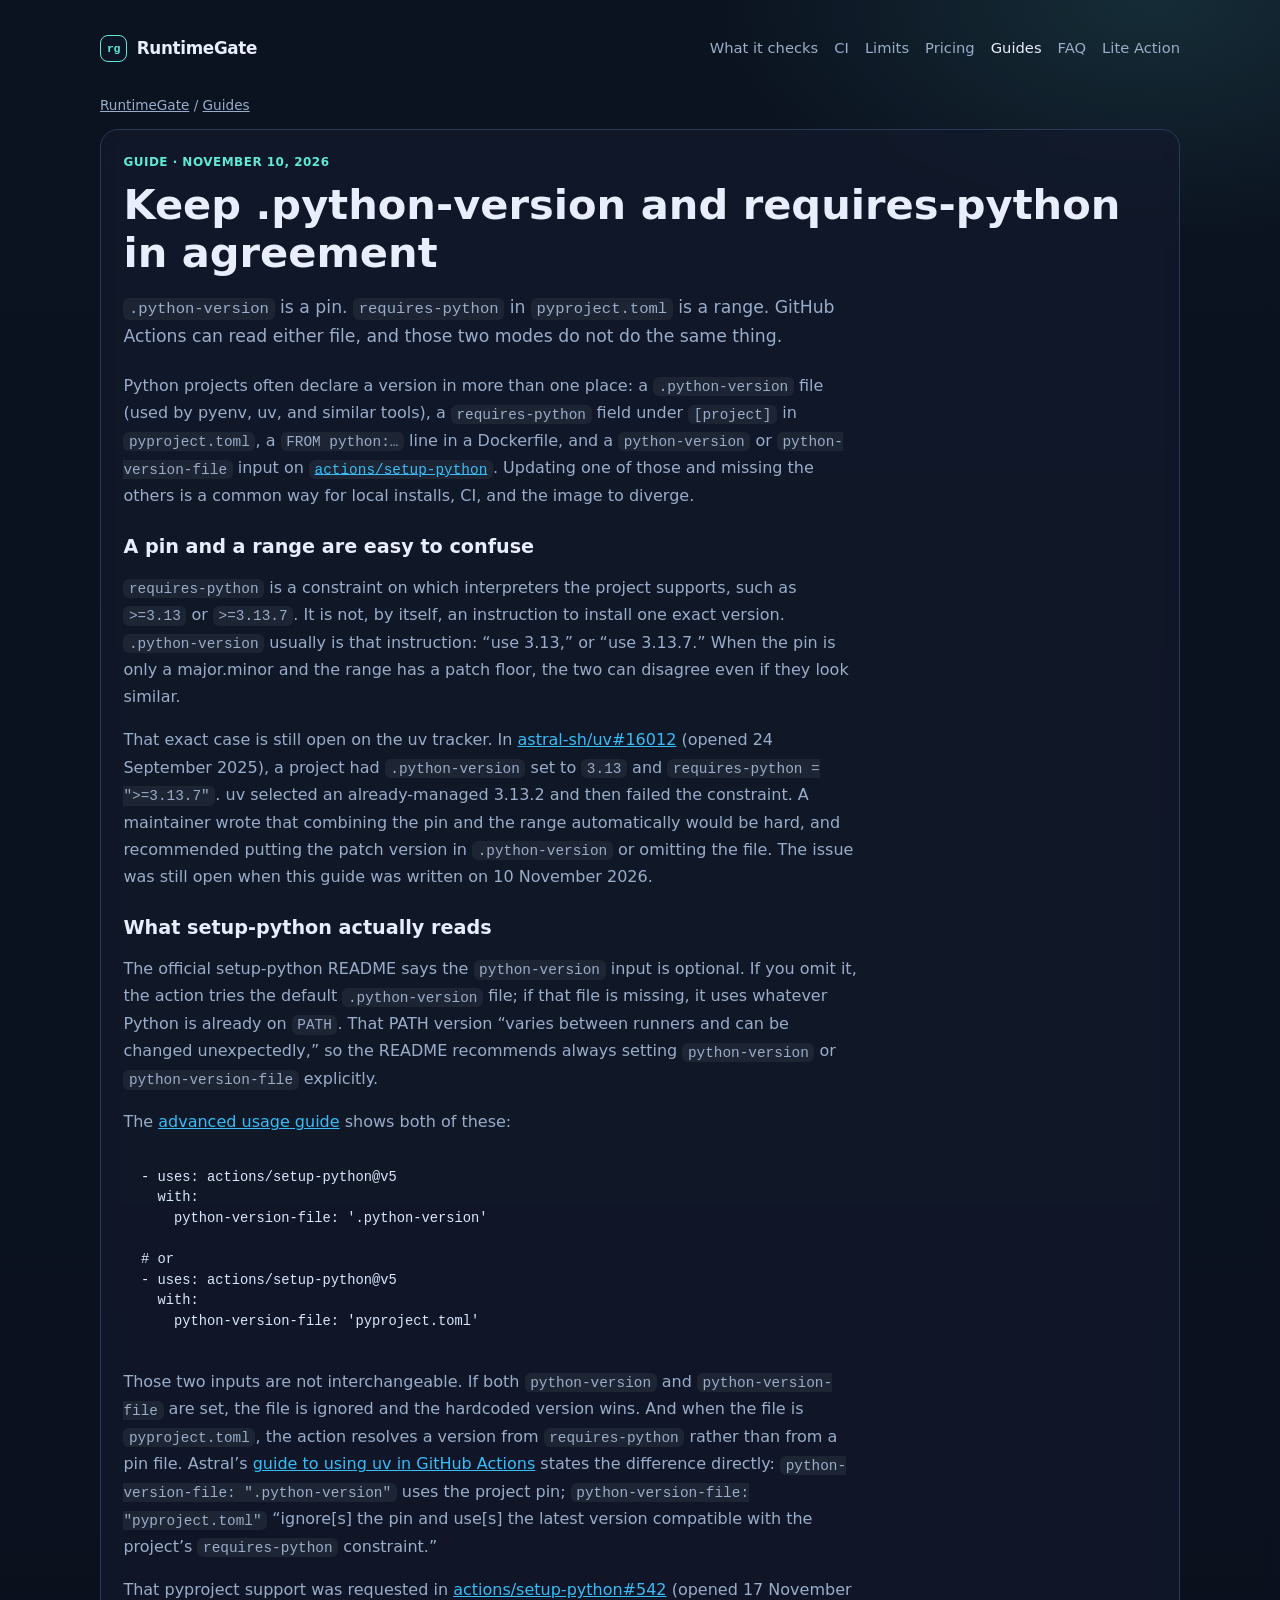
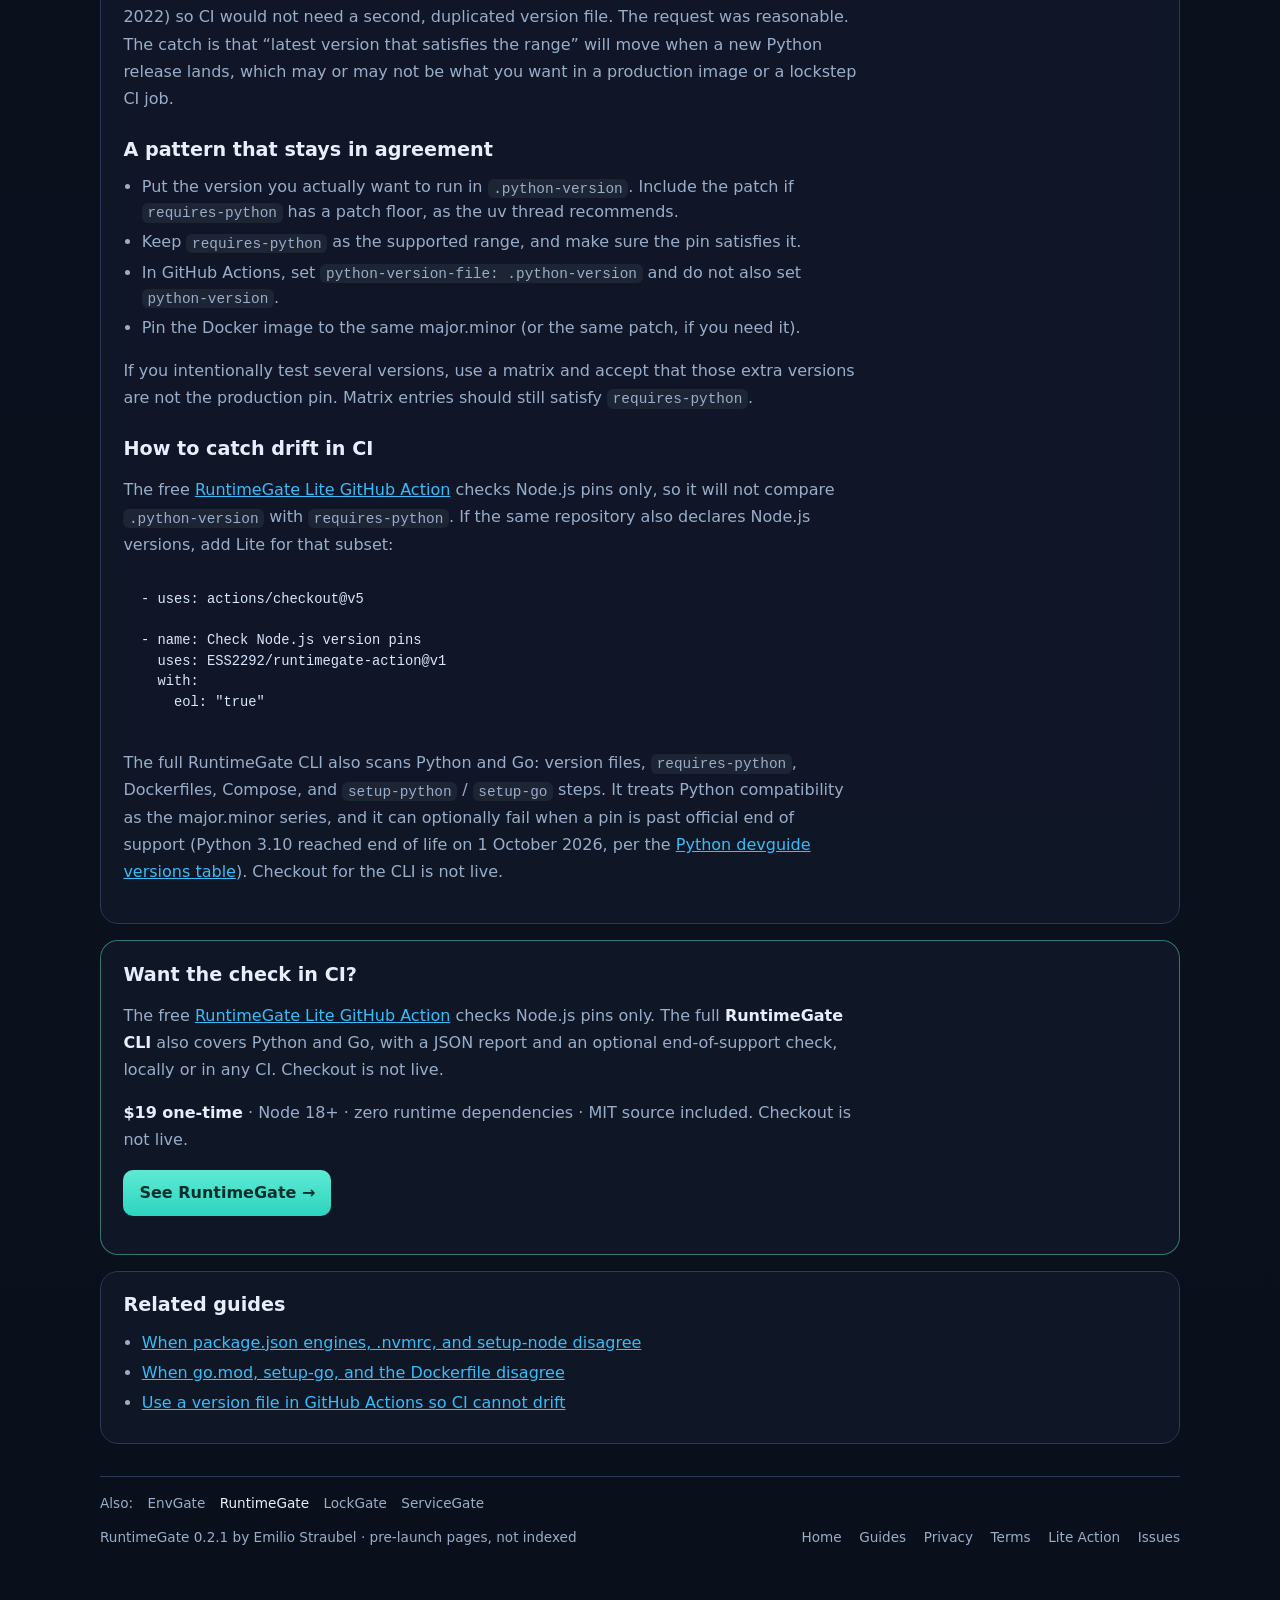
<file: guides/python-version-vs-pyproject-requires-python.html>
<!DOCTYPE html>
<html lang="en">
<head>
  <meta charset="utf-8" />
  <meta name="viewport" content="width=device-width, initial-scale=1" />
  <title>Keep .python-version and requires-python in agreement — RuntimeGate Guides</title>
  <meta name="description" content="Why .python-version, pyproject.toml requires-python, and setup-python can install different versions, including how python-version-file treats each file." />
  <meta name="author" content="Emilio Straubel" />
  <meta name="robots" content="noindex" />
  <link rel="canonical" href="https://ess2292.github.io/runtimegate/guides/python-version-vs-pyproject-requires-python.html" />
  <meta property="og:title" content="Keep .python-version and requires-python in agreement — RuntimeGate Guides" />
  <meta property="og:description" content="Why .python-version, pyproject.toml requires-python, and setup-python can install different versions, including how python-version-file treats each file." />
  <meta property="og:type" content="article" />
  <meta property="og:url" content="https://ess2292.github.io/runtimegate/guides/python-version-vs-pyproject-requires-python.html" />
  <meta property="og:site_name" content="RuntimeGate" />
  <meta property="og:image" content="https://ess2292.github.io/runtimegate/og-image.png" />
  <meta property="og:image:type" content="image/png" />
  <meta property="og:image:width" content="1200" />
  <meta property="og:image:height" content="630" />
  <meta property="og:image:alt" content="RuntimeGate — fail CI when runtime pins disagree" />
  <meta property="article:published_time" content="2026-11-10" />
  <meta name="twitter:card" content="summary_large_image" />
  <meta name="twitter:title" content="Keep .python-version and requires-python in agreement — RuntimeGate Guides" />
  <meta name="twitter:description" content="Why .python-version, pyproject.toml requires-python, and setup-python can install different versions, including how python-version-file treats each file." />
  <meta name="twitter:image" content="https://ess2292.github.io/runtimegate/og-image.png" />
  <meta name="twitter:image:alt" content="RuntimeGate — fail CI when runtime pins disagree" />
  <script type="application/ld+json">{"@context": "https://schema.org", "@type": "TechArticle", "headline": "Keep .python-version and requires-python in agreement", "description": "Why .python-version, pyproject.toml requires-python, and setup-python can install different versions, including how python-version-file treats each file.", "author": {"@type": "Person", "name": "Emilio Straubel"}, "datePublished": "2026-11-10", "dateModified": "2026-11-10", "mainEntityOfPage": "https://ess2292.github.io/runtimegate/guides/python-version-vs-pyproject-requires-python.html", "publisher": {"@type": "Person", "name": "Emilio Straubel"}, "image": "https://ess2292.github.io/runtimegate/og-image.png"}</script>
  <meta name="theme-color" content="#0b1220" />
  <link rel="icon" href="../favicon.svg" type="image/svg+xml" />
  <link rel="icon" href="../favicon-32.png" type="image/png" sizes="32x32" />
  <link rel="apple-touch-icon" href="../apple-touch-icon.png" />
  <link rel="stylesheet" href="../styles.css" />
</head>
  <a class="skip" href="#main">Skip to content</a>
  <div class="wrap">
    <nav class="site-nav" aria-label="Primary">
      <a class="brand" href="../index.html">
        <span class="brand-mark" aria-hidden="true">rg</span>
        RuntimeGate
      </a>
      <ul class="nav-links">
        <li><a href="../index.html#checks">What it checks</a></li>
        <li><a href="../index.html#ci">CI</a></li>
        <li><a href="../index.html#limits">Limits</a></li>
        <li><a href="../index.html#pricing">Pricing</a></li>
        <li><a href="index.html" aria-current="page">Guides</a></li>
        <li><a href="../index.html#faq">FAQ</a></li>
        <li><a href="https://github.com/ESS2292/runtimegate-action">Lite Action</a></li>
      </ul>
    </nav>
    <main id="main" class="article">
      <p class="crumbs"><a href="../index.html">RuntimeGate</a> / <a href="index.html">Guides</a></p>
      <section>
        <div class="eyebrow">Guide &middot; November 10, 2026</div>
        <h1>Keep .python-version and requires-python in agreement</h1>
        <p class="lead"><code>.python-version</code> is a pin. <code>requires-python</code> in <code>pyproject.toml</code> is a range. GitHub Actions can read either file, and those two modes do not do the same thing.</p>

        <p>Python projects often declare a version in more than one place: a <code>.python-version</code> file (used by pyenv, uv, and similar tools), a <code>requires-python</code> field under <code>[project]</code> in <code>pyproject.toml</code>, a <code>FROM python:…</code> line in a Dockerfile, and a <code>python-version</code> or <code>python-version-file</code> input on <a href="https://github.com/actions/setup-python"><code>actions/setup-python</code></a>. Updating one of those and missing the others is a common way for local installs, CI, and the image to diverge.</p>

        <h2>A pin and a range are easy to confuse</h2>
        <p><code>requires-python</code> is a constraint on which interpreters the project supports, such as <code>&gt;=3.13</code> or <code>&gt;=3.13.7</code>. It is not, by itself, an instruction to install one exact version. <code>.python-version</code> usually is that instruction: “use 3.13,” or “use 3.13.7.” When the pin is only a major.minor and the range has a patch floor, the two can disagree even if they look similar.</p>
        <p>That exact case is still open on the uv tracker. In <a href="https://github.com/astral-sh/uv/issues/16012">astral-sh/uv#16012</a> (opened 24 September 2025), a project had <code>.python-version</code> set to <code>3.13</code> and <code>requires-python = "&gt;=3.13.7"</code>. uv selected an already-managed 3.13.2 and then failed the constraint. A maintainer wrote that combining the pin and the range automatically would be hard, and recommended putting the patch version in <code>.python-version</code> or omitting the file. The issue was still open when this guide was written on 10 November 2026.</p>

        <h2>What setup-python actually reads</h2>
        <p>The official setup-python README says the <code>python-version</code> input is optional. If you omit it, the action tries the default <code>.python-version</code> file; if that file is missing, it uses whatever Python is already on <code>PATH</code>. That PATH version “varies between runners and can be changed unexpectedly,” so the README recommends always setting <code>python-version</code> or <code>python-version-file</code> explicitly.</p>
        <p>The <a href="https://github.com/actions/setup-python/blob/main/docs/advanced-usage.md">advanced usage guide</a> shows both of these:</p>
        <pre><code>- uses: actions/setup-python@v5
  with:
    python-version-file: '.python-version'

# or
- uses: actions/setup-python@v5
  with:
    python-version-file: 'pyproject.toml'</code></pre>
        <p>Those two inputs are not interchangeable. If both <code>python-version</code> and <code>python-version-file</code> are set, the file is ignored and the hardcoded version wins. And when the file is <code>pyproject.toml</code>, the action resolves a version from <code>requires-python</code> rather than from a pin file. Astral’s <a href="https://docs.astral.sh/uv/guides/integration/github/">guide to using uv in GitHub Actions</a> states the difference directly: <code>python-version-file: ".python-version"</code> uses the project pin; <code>python-version-file: "pyproject.toml"</code> “ignore[s] the pin and use[s] the latest version compatible with the project’s <code>requires-python</code> constraint.”</p>
        <p>That pyproject support was requested in <a href="https://github.com/actions/setup-python/issues/542">actions/setup-python#542</a> (opened 17 November 2022) so CI would not need a second, duplicated version file. The request was reasonable. The catch is that “latest version that satisfies the range” will move when a new Python release lands, which may or may not be what you want in a production image or a lockstep CI job.</p>

        <h2>A pattern that stays in agreement</h2>
        <ul>
          <li>Put the version you actually want to run in <code>.python-version</code>. Include the patch if <code>requires-python</code> has a patch floor, as the uv thread recommends.</li>
          <li>Keep <code>requires-python</code> as the supported range, and make sure the pin satisfies it.</li>
          <li>In GitHub Actions, set <code>python-version-file: .python-version</code> and do not also set <code>python-version</code>.</li>
          <li>Pin the Docker image to the same major.minor (or the same patch, if you need it).</li>
        </ul>
        <p>If you intentionally test several versions, use a matrix and accept that those extra versions are not the production pin. Matrix entries should still satisfy <code>requires-python</code>.</p>

        <h2>How to catch drift in CI</h2>
        <p>The free <a href="https://github.com/ESS2292/runtimegate-action">RuntimeGate Lite GitHub Action</a> checks Node.js pins only, so it will not compare <code>.python-version</code> with <code>requires-python</code>. If the same repository also declares Node.js versions, add Lite for that subset:</p>
        <pre><code>- uses: actions/checkout@v5

- name: Check Node.js version pins
  uses: ESS2292/runtimegate-action@v1
  with:
    eol: "true"</code></pre>
        <p>The full RuntimeGate CLI also scans Python and Go: version files, <code>requires-python</code>, Dockerfiles, Compose, and <code>setup-python</code> / <code>setup-go</code> steps. It treats Python compatibility as the major.minor series, and it can optionally fail when a pin is past official end of support (Python 3.10 reached end of life on 1 October 2026, per the <a href="https://devguide.python.org/versions/">Python devguide versions table</a>). Checkout for the CLI is not live.</p>
      </section>
      <section class="cta-box" aria-label="RuntimeGate">
        <h2>Want the check in CI?</h2>
        <p>The free <a href="https://github.com/ESS2292/runtimegate-action">RuntimeGate Lite GitHub Action</a> checks Node.js pins only. The full <strong>RuntimeGate CLI</strong> also covers Python and Go, with a JSON report and an optional end-of-support check, locally or in any CI. Checkout is not live.</p>
        <p><strong>$19 one-time</strong> &middot; Node 18+ &middot; zero runtime dependencies &middot; MIT source included. Checkout is not live.</p>
        <p><a class="cta-link" href="../index.html#pricing">See RuntimeGate &rarr;</a></p>
      </section>

      <section>
        <h2>Related guides</h2>
        <ul>
          <li><a href="package-json-engines-vs-nvmrc-setup-node.html">When package.json engines, .nvmrc, and setup-node disagree</a></li>
          <li><a href="gomod-vs-setup-go-dockerfile.html">When go.mod, setup-go, and the Dockerfile disagree</a></li>
          <li><a href="github-actions-node-version-file.html">Use a version file in GitHub Actions so CI cannot drift</a></li>
        </ul>
      </section>
    </main>
    <footer>
      <nav class="family-nav" aria-label="Other tools in this family">
        <span class="family-label">Also:</span>
          <a href="https://ess2292.github.io/envgate/">EnvGate</a>
          <a href="https://ess2292.github.io/runtimegate/" aria-current="page">RuntimeGate</a>
          <a href="https://ess2292.github.io/lockgate/">LockGate</a>
          <a href="https://ess2292.github.io/servicegate/">ServiceGate</a>
      </nav>
<div class="footer-row">
        <div>RuntimeGate 0.2.1 by Emilio Straubel · pre-launch pages, not indexed</div>
        <div class="footer-links">
          <a href="../index.html">Home</a>
          <a href="index.html" aria-current="page">Guides</a>
          <a href="../privacy.html">Privacy</a>
          <a href="../terms.html">Terms</a>
          <a href="https://github.com/ESS2292/runtimegate-action">Lite Action</a>
          <a href="https://github.com/ESS2292/runtimegate-action/issues">Issues</a>
        </div>
      </div>
    </footer>
  </div>
</body>
</html>
</file>
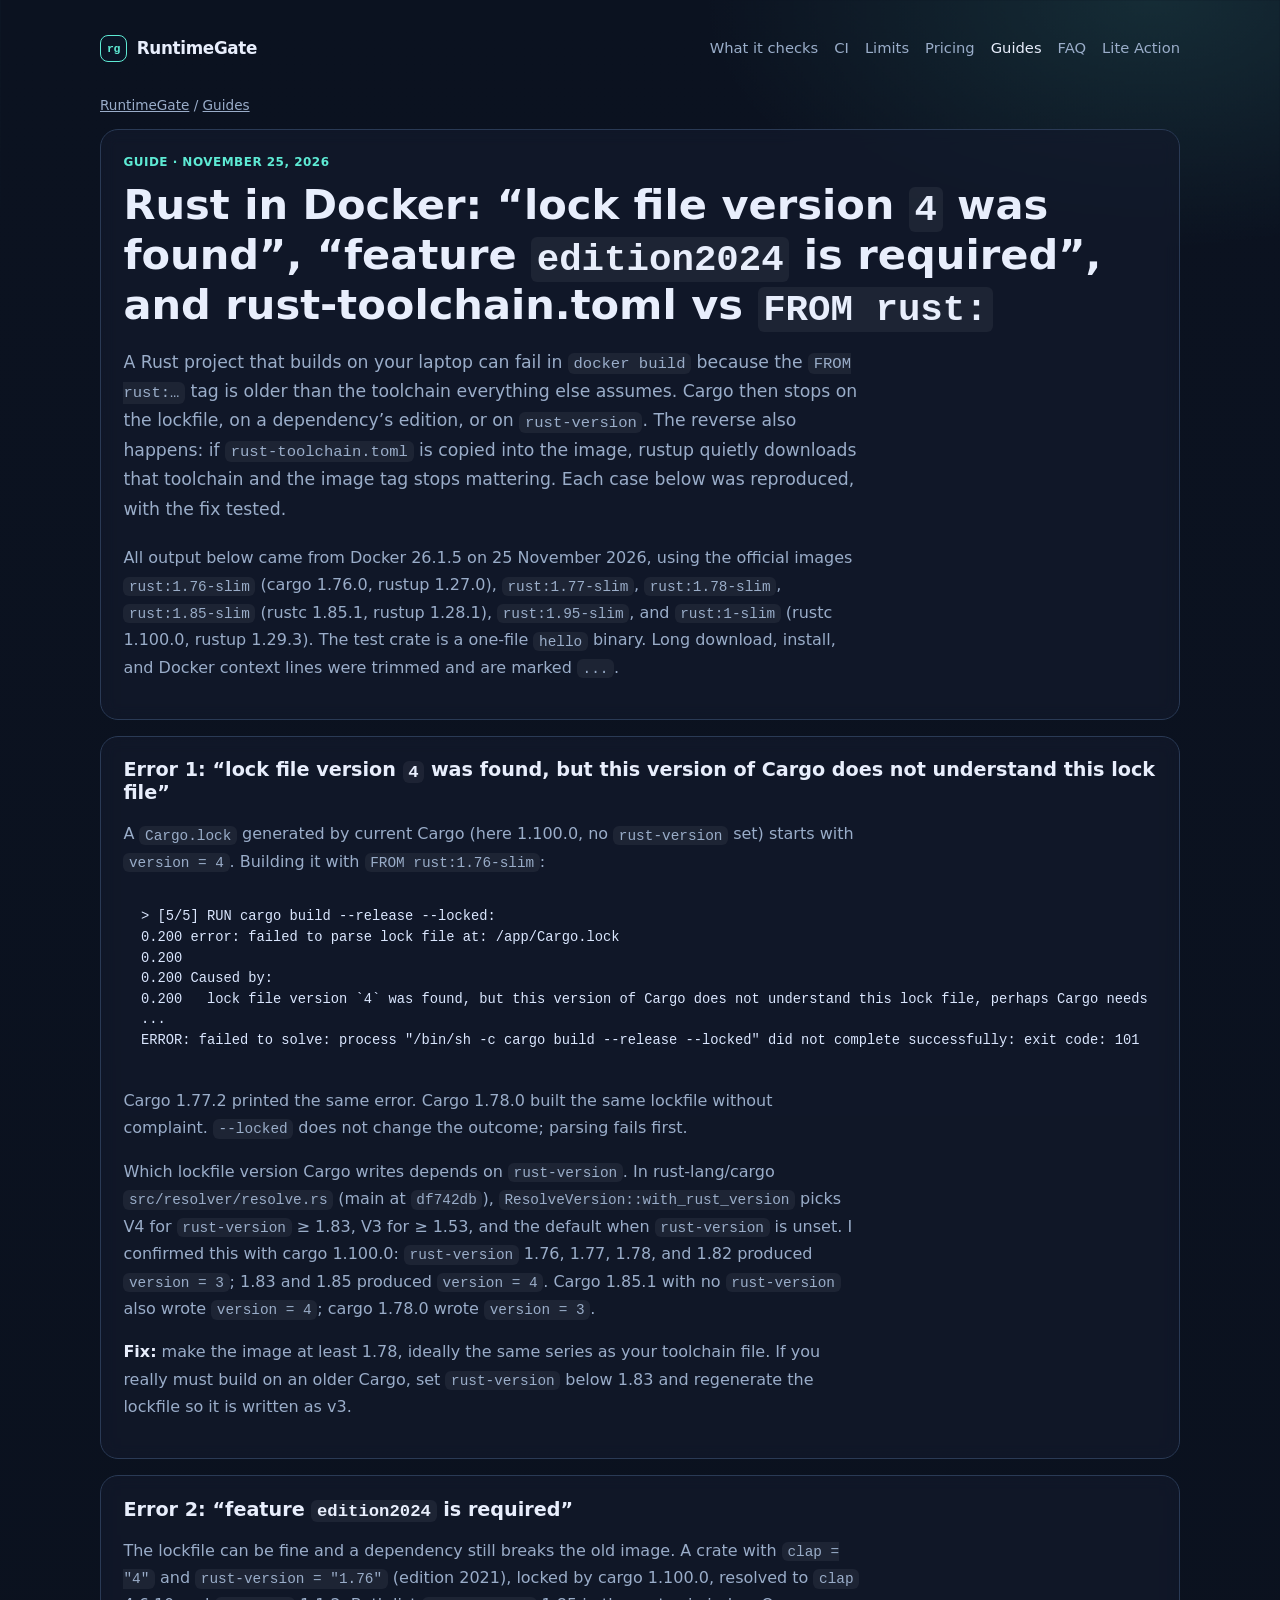
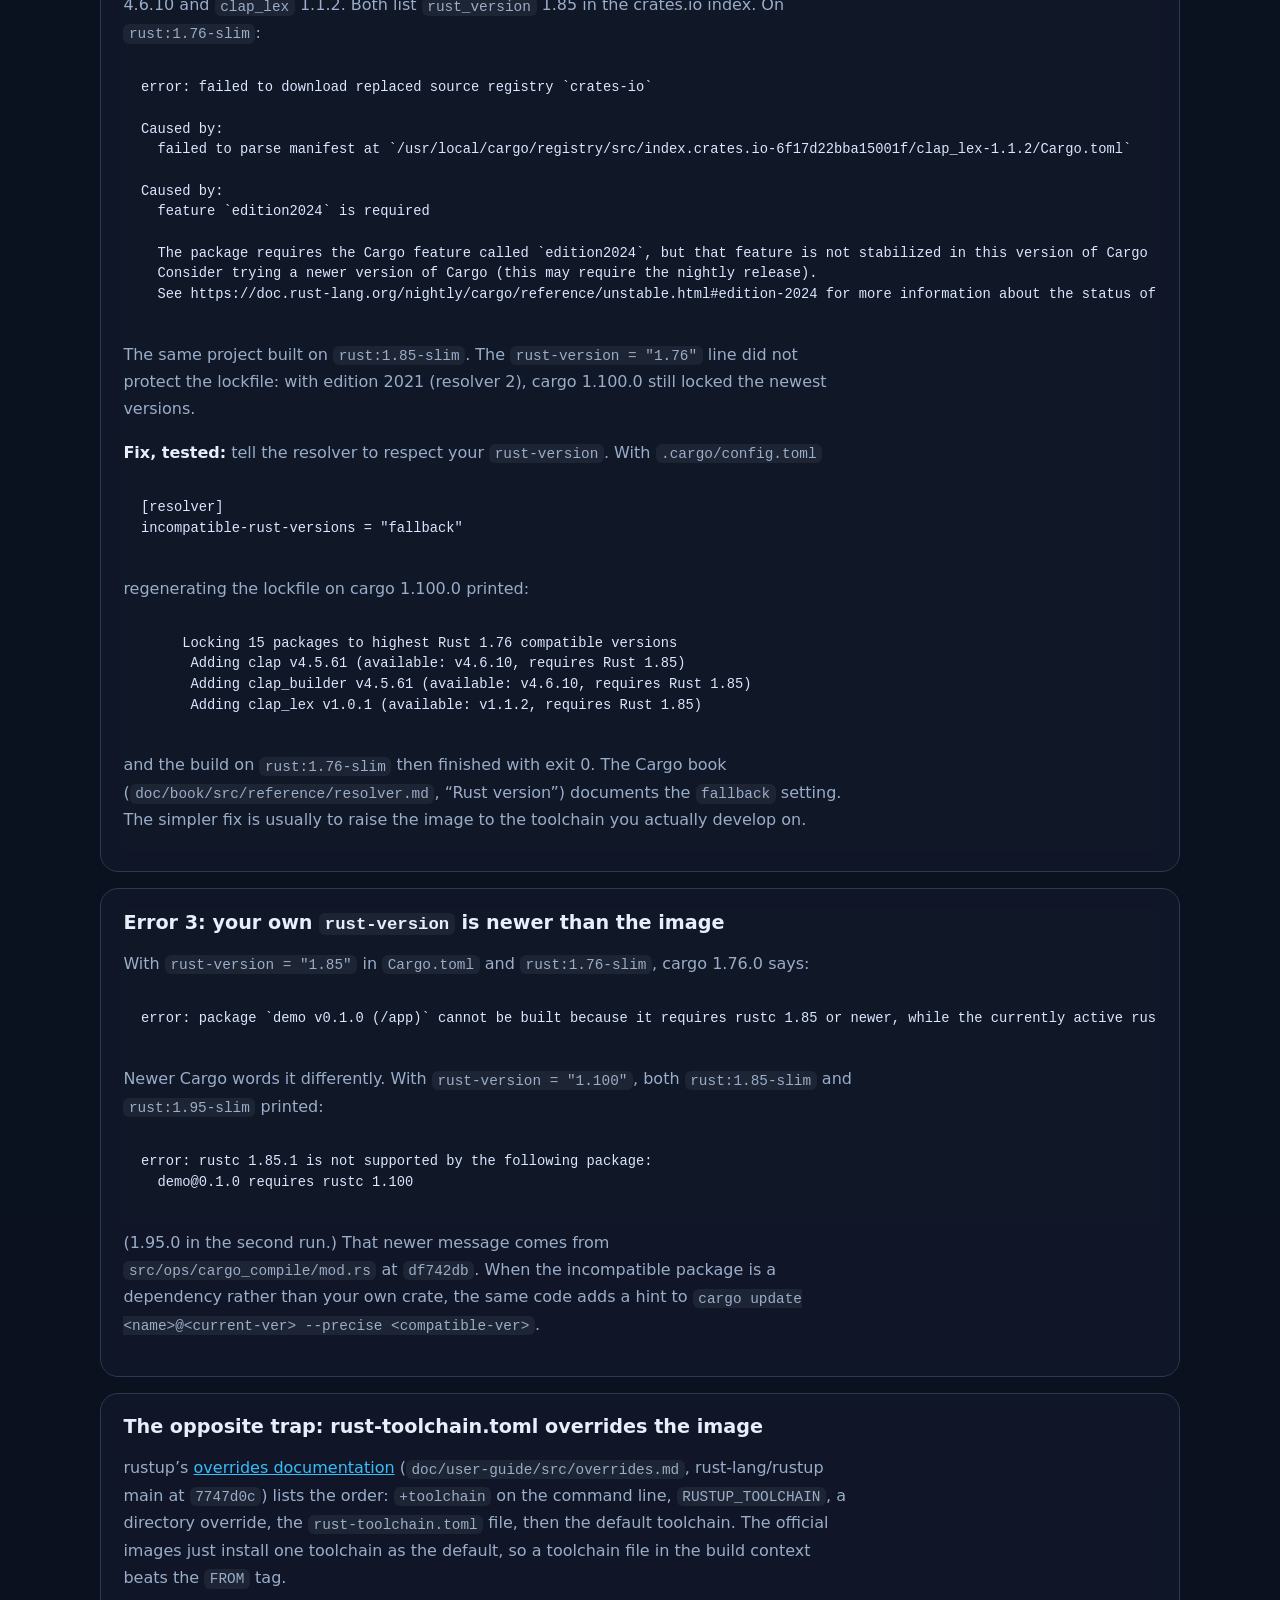
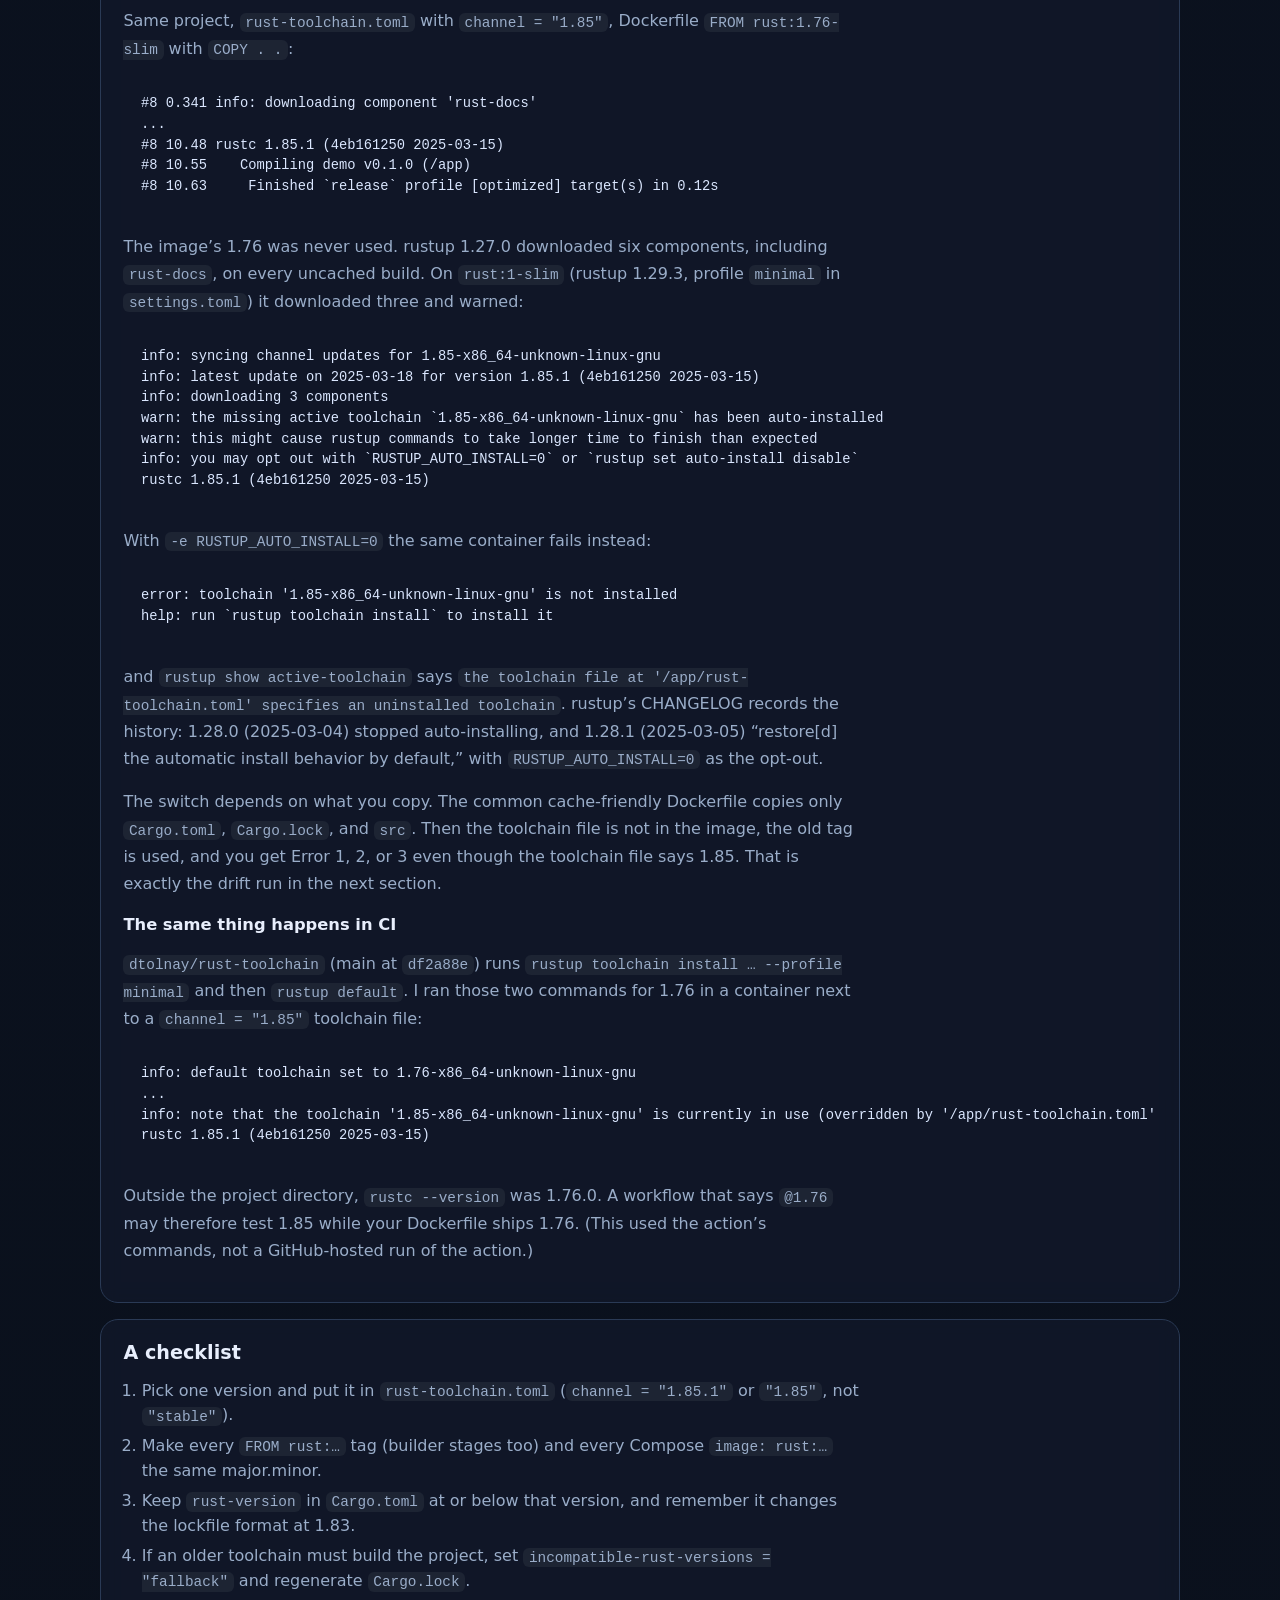
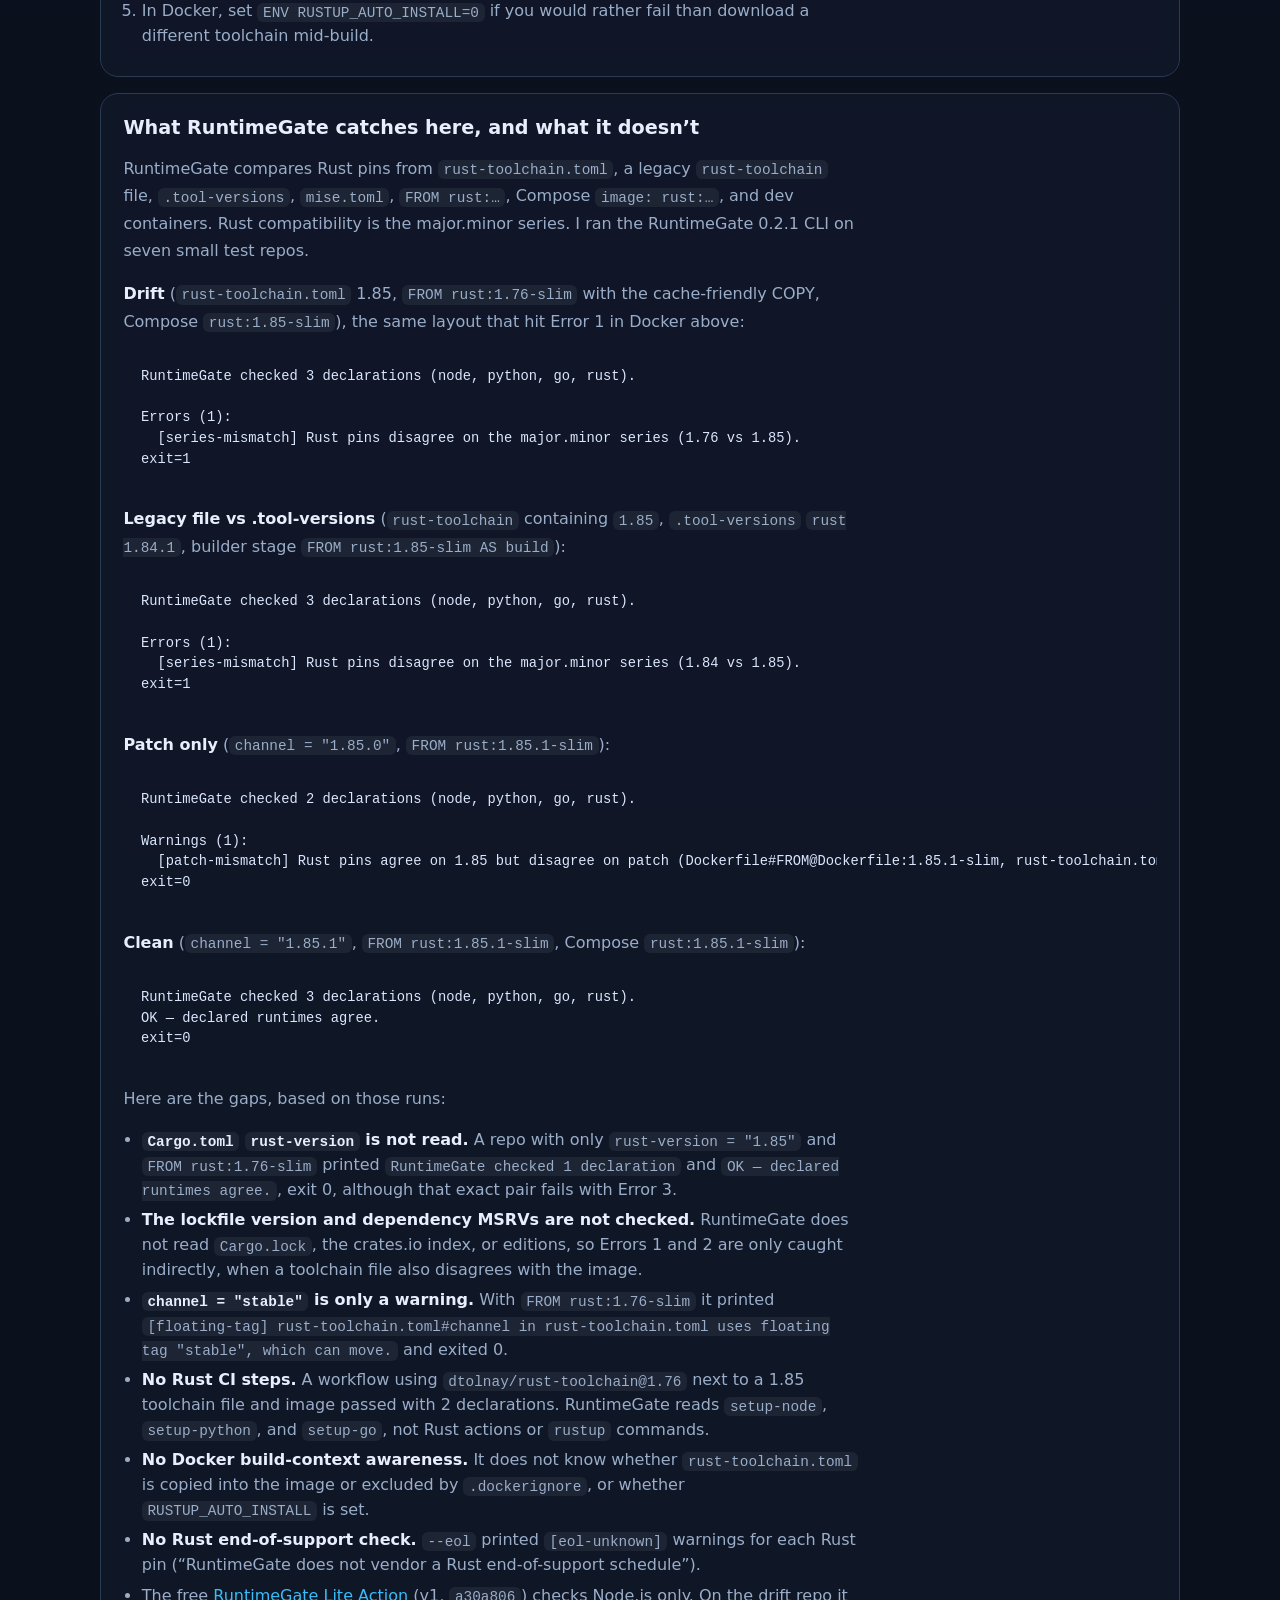
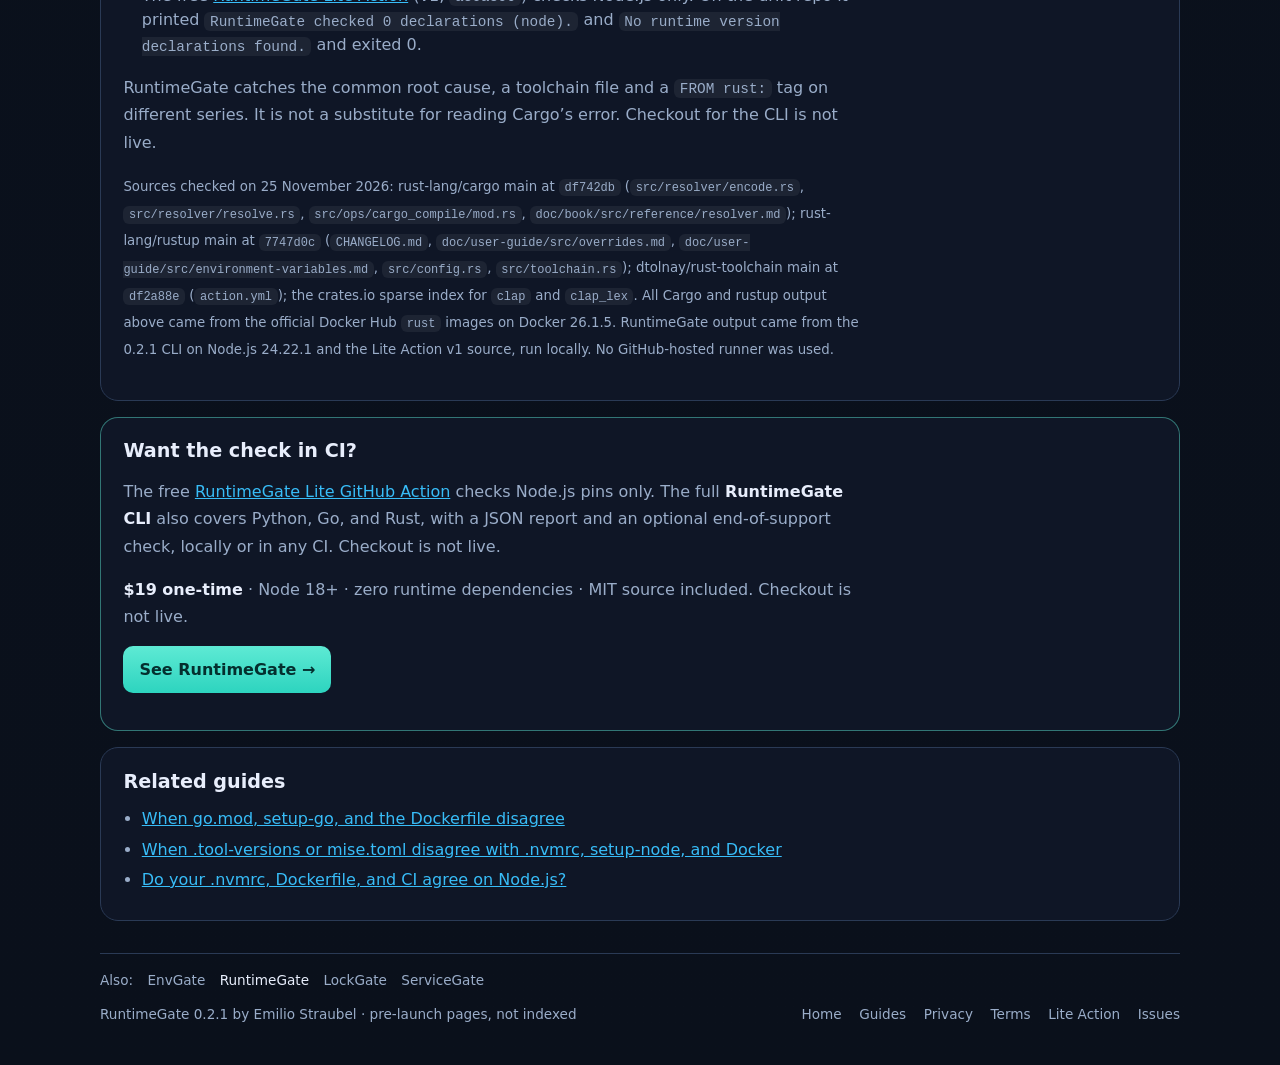
<file: guides/rust-toolchain-toml-vs-dockerfile-rust-image.html>
<!DOCTYPE html>
<html lang="en">
<head>
  <meta charset="utf-8" />
  <meta name="viewport" content="width=device-width, initial-scale=1" />
  <title>Rust in Docker: “lock file version `4` was found”, “feature `edition2024` is required”, and rust-toolchain.toml vs FROM rust: — RuntimeGate Guides</title>
  <meta name="description" content="Reproduced on Docker with rust:1.76, 1.85, 1.95, and 1.100 images: why an old FROM rust: tag fails on a v4 Cargo.lock, edition2024 dependencies, or rust-version, when rust-toolchain.toml silently overrides the image, and how to keep the two in step." />
  <meta name="author" content="Emilio Straubel" />
  <meta name="robots" content="noindex" />
  <meta property="og:title" content="Rust in Docker: “lock file version `4` was found”, “feature `edition2024` is required”, and rust-toolchain.toml vs FROM rust: — RuntimeGate Guides" />
  <meta property="og:description" content="Reproduced on Docker with rust:1.76, 1.85, 1.95, and 1.100 images: why an old FROM rust: tag fails on a v4 Cargo.lock, edition2024 dependencies, or rust-version, when rust-toolchain.toml silently overrides the image, and how to keep the two in step." />
  <meta property="og:type" content="article" />
  <meta property="og:site_name" content="RuntimeGate" />
  <meta property="og:url" content="https://ess2292.github.io/runtimegate/guides/rust-toolchain-toml-vs-dockerfile-rust-image.html" />
  <link rel="canonical" href="https://ess2292.github.io/runtimegate/guides/rust-toolchain-toml-vs-dockerfile-rust-image.html" />
  <meta property="og:image" content="https://ess2292.github.io/runtimegate/og-image.png" />
  <meta property="og:image:type" content="image/png" />
  <meta property="og:image:width" content="1200" />
  <meta property="og:image:height" content="630" />
  <meta property="og:image:alt" content="RuntimeGate — fail CI when runtime pins disagree" />
  <meta property="article:published_time" content="2026-11-25" />
  <meta name="twitter:card" content="summary_large_image" />
  <meta name="twitter:title" content="Rust in Docker: “lock file version `4` was found”, “feature `edition2024` is required”, and rust-toolchain.toml vs FROM rust: — RuntimeGate Guides" />
  <meta name="twitter:description" content="Reproduced on Docker with rust:1.76, 1.85, 1.95, and 1.100 images: why an old FROM rust: tag fails on a v4 Cargo.lock, edition2024 dependencies, or rust-version, when rust-toolchain.toml silently overrides the image, and how to keep the two in step." />
  <meta name="twitter:image" content="https://ess2292.github.io/runtimegate/og-image.png" />
  <meta name="twitter:image:alt" content="RuntimeGate — fail CI when runtime pins disagree" />
  <script type="application/ld+json">{"@context": "https://schema.org", "@type": "TechArticle", "headline": "Rust in Docker: “lock file version `4` was found”, “feature `edition2024` is required”, and rust-toolchain.toml vs FROM rust:", "description": "Reproduced on Docker with rust:1.76, 1.85, 1.95, and 1.100 images: why an old FROM rust: tag fails on a v4 Cargo.lock, edition2024 dependencies, or rust-version, when rust-toolchain.toml silently overrides the image, and how to keep the two in step.", "author": {"@type": "Person", "name": "Emilio Straubel"}, "datePublished": "2026-11-25", "dateModified": "2026-11-25", "mainEntityOfPage": "https://ess2292.github.io/runtimegate/guides/rust-toolchain-toml-vs-dockerfile-rust-image.html", "publisher": {"@type": "Person", "name": "Emilio Straubel"}, "image": "https://ess2292.github.io/runtimegate/og-image.png"}</script>
  <meta name="theme-color" content="#0b1220" />
  <link rel="icon" href="../favicon.svg" type="image/svg+xml" />
  <link rel="icon" href="../favicon-32.png" type="image/png" sizes="32x32" />
  <link rel="apple-touch-icon" href="../apple-touch-icon.png" />
  <link rel="stylesheet" href="../styles.css" />
</head>
<body>
  <a class="skip" href="#main">Skip to content</a>
  <div class="wrap">
    <nav class="site-nav" aria-label="Primary">
      <a class="brand" href="../index.html">
        <span class="brand-mark" aria-hidden="true">rg</span>
        RuntimeGate
      </a>
      <ul class="nav-links">
        <li><a href="../index.html#checks">What it checks</a></li>
        <li><a href="../index.html#ci">CI</a></li>
        <li><a href="../index.html#limits">Limits</a></li>
        <li><a href="../index.html#pricing">Pricing</a></li>
        <li><a href="index.html" aria-current="page">Guides</a></li>
        <li><a href="../index.html#faq">FAQ</a></li>
        <li><a href="https://github.com/ESS2292/runtimegate-action">Lite Action</a></li>
      </ul>
    </nav>
    <main id="main" class="article">
      <p class="crumbs"><a href="../index.html">RuntimeGate</a> / <a href="index.html">Guides</a></p>
      <section>
        <div class="eyebrow">Guide &middot; November 25, 2026</div>
        <h1>Rust in Docker: “lock file version <code>4</code> was found”, “feature <code>edition2024</code> is required”, and rust-toolchain.toml vs <code>FROM rust:</code></h1>
        <p class="lead">A Rust project that builds on your laptop can fail in <code>docker build</code> because the <code>FROM rust:…</code> tag is older than the toolchain everything else assumes. Cargo then stops on the lockfile, on a dependency’s edition, or on <code>rust-version</code>. The reverse also happens: if <code>rust-toolchain.toml</code> is copied into the image, rustup quietly downloads that toolchain and the image tag stops mattering. Each case below was reproduced, with the fix tested.</p>
        <p>All output below came from Docker 26.1.5 on 25 November 2026, using the official images <code>rust:1.76-slim</code> (cargo 1.76.0, rustup 1.27.0), <code>rust:1.77-slim</code>, <code>rust:1.78-slim</code>, <code>rust:1.85-slim</code> (rustc 1.85.1, rustup 1.28.1), <code>rust:1.95-slim</code>, and <code>rust:1-slim</code> (rustc 1.100.0, rustup 1.29.3). The test crate is a one-file <code>hello</code> binary. Long download, install, and Docker context lines were trimmed and are marked <code>...</code>.</p>
      </section>
      <section>
        <h2>Error 1: “lock file version <code>4</code> was found, but this version of Cargo does not understand this lock file”</h2>
        <p>A <code>Cargo.lock</code> generated by current Cargo (here 1.100.0, no <code>rust-version</code> set) starts with <code>version = 4</code>. Building it with <code>FROM rust:1.76-slim</code>:</p>
        <pre><code>&gt; [5/5] RUN cargo build --release --locked:
0.200 error: failed to parse lock file at: /app/Cargo.lock
0.200 
0.200 Caused by:
0.200   lock file version `4` was found, but this version of Cargo does not understand this lock file, perhaps Cargo needs to be updated?
...
ERROR: failed to solve: process "/bin/sh -c cargo build --release --locked" did not complete successfully: exit code: 101</code></pre>
        <p>Cargo 1.77.2 printed the same error. Cargo 1.78.0 built the same lockfile without complaint. <code>--locked</code> does not change the outcome; parsing fails first.</p>
        <p>Which lockfile version Cargo writes depends on <code>rust-version</code>. In rust-lang/cargo <code>src/resolver/resolve.rs</code> (main at <code>df742db</code>), <code>ResolveVersion::with_rust_version</code> picks V4 for <code>rust-version</code> ≥ 1.83, V3 for ≥ 1.53, and the default when <code>rust-version</code> is unset. I confirmed this with cargo 1.100.0: <code>rust-version</code> 1.76, 1.77, 1.78, and 1.82 produced <code>version = 3</code>; 1.83 and 1.85 produced <code>version = 4</code>. Cargo 1.85.1 with no <code>rust-version</code> also wrote <code>version = 4</code>; cargo 1.78.0 wrote <code>version = 3</code>.</p>
        <p><strong>Fix:</strong> make the image at least 1.78, ideally the same series as your toolchain file. If you really must build on an older Cargo, set <code>rust-version</code> below 1.83 and regenerate the lockfile so it is written as v3.</p>
      </section>
      <section>
        <h2>Error 2: “feature <code>edition2024</code> is required”</h2>
        <p>The lockfile can be fine and a dependency still breaks the old image. A crate with <code>clap = "4"</code> and <code>rust-version = "1.76"</code> (edition 2021), locked by cargo 1.100.0, resolved to <code>clap</code> 4.6.10 and <code>clap_lex</code> 1.1.2. Both list <code>rust_version</code> 1.85 in the crates.io index. On <code>rust:1.76-slim</code>:</p>
        <pre><code>error: failed to download replaced source registry `crates-io`

Caused by:
  failed to parse manifest at `/usr/local/cargo/registry/src/index.crates.io-6f17d22bba15001f/clap_lex-1.1.2/Cargo.toml`

Caused by:
  feature `edition2024` is required

  The package requires the Cargo feature called `edition2024`, but that feature is not stabilized in this version of Cargo (1.76.0 (c84b36747 2024-01-18)).
  Consider trying a newer version of Cargo (this may require the nightly release).
  See https://doc.rust-lang.org/nightly/cargo/reference/unstable.html#edition-2024 for more information about the status of this feature.</code></pre>
        <p>The same project built on <code>rust:1.85-slim</code>. The <code>rust-version = "1.76"</code> line did not protect the lockfile: with edition 2021 (resolver 2), cargo 1.100.0 still locked the newest versions.</p>
        <p><strong>Fix, tested:</strong> tell the resolver to respect your <code>rust-version</code>. With <code>.cargo/config.toml</code></p>
        <pre><code>[resolver]
incompatible-rust-versions = "fallback"</code></pre>
        <p>regenerating the lockfile on cargo 1.100.0 printed:</p>
        <pre><code>     Locking 15 packages to highest Rust 1.76 compatible versions
      Adding clap v4.5.61 (available: v4.6.10, requires Rust 1.85)
      Adding clap_builder v4.5.61 (available: v4.6.10, requires Rust 1.85)
      Adding clap_lex v1.0.1 (available: v1.1.2, requires Rust 1.85)</code></pre>
        <p>and the build on <code>rust:1.76-slim</code> then finished with exit 0. The Cargo book (<code>doc/book/src/reference/resolver.md</code>, “Rust version”) documents the <code>fallback</code> setting. The simpler fix is usually to raise the image to the toolchain you actually develop on.</p>
      </section>
      <section>
        <h2>Error 3: your own <code>rust-version</code> is newer than the image</h2>
        <p>With <code>rust-version = "1.85"</code> in <code>Cargo.toml</code> and <code>rust:1.76-slim</code>, cargo 1.76.0 says:</p>
        <pre><code>error: package `demo v0.1.0 (/app)` cannot be built because it requires rustc 1.85 or newer, while the currently active rustc version is 1.76.0</code></pre>
        <p>Newer Cargo words it differently. With <code>rust-version = "1.100"</code>, both <code>rust:1.85-slim</code> and <code>rust:1.95-slim</code> printed:</p>
        <pre><code>error: rustc 1.85.1 is not supported by the following package:
  demo@0.1.0 requires rustc 1.100</code></pre>
        <p>(1.95.0 in the second run.) That newer message comes from <code>src/ops/cargo_compile/mod.rs</code> at <code>df742db</code>. When the incompatible package is a dependency rather than your own crate, the same code adds a hint to <code>cargo update &lt;name&gt;@&lt;current-ver&gt; --precise &lt;compatible-ver&gt;</code>.</p>
      </section>
      <section>
        <h2>The opposite trap: rust-toolchain.toml overrides the image</h2>
        <p>rustup’s <a href="https://rust-lang.github.io/rustup/overrides.html">overrides documentation</a> (<code>doc/user-guide/src/overrides.md</code>, rust-lang/rustup main at <code>7747d0c</code>) lists the order: <code>+toolchain</code> on the command line, <code>RUSTUP_TOOLCHAIN</code>, a directory override, the <code>rust-toolchain.toml</code> file, then the default toolchain. The official images just install one toolchain as the default, so a toolchain file in the build context beats the <code>FROM</code> tag.</p>
        <p>Same project, <code>rust-toolchain.toml</code> with <code>channel = "1.85"</code>, Dockerfile <code>FROM rust:1.76-slim</code> with <code>COPY . .</code>:</p>
        <pre><code>#8 0.341 info: downloading component 'rust-docs'
...
#8 10.48 rustc 1.85.1 (4eb161250 2025-03-15)
#8 10.55    Compiling demo v0.1.0 (/app)
#8 10.63     Finished `release` profile [optimized] target(s) in 0.12s</code></pre>
        <p>The image’s 1.76 was never used. rustup 1.27.0 downloaded six components, including <code>rust-docs</code>, on every uncached build. On <code>rust:1-slim</code> (rustup 1.29.3, profile <code>minimal</code> in <code>settings.toml</code>) it downloaded three and warned:</p>
        <pre><code>info: syncing channel updates for 1.85-x86_64-unknown-linux-gnu
info: latest update on 2025-03-18 for version 1.85.1 (4eb161250 2025-03-15)
info: downloading 3 components
warn: the missing active toolchain `1.85-x86_64-unknown-linux-gnu` has been auto-installed
warn: this might cause rustup commands to take longer time to finish than expected
info: you may opt out with `RUSTUP_AUTO_INSTALL=0` or `rustup set auto-install disable`
rustc 1.85.1 (4eb161250 2025-03-15)</code></pre>
        <p>With <code>-e RUSTUP_AUTO_INSTALL=0</code> the same container fails instead:</p>
        <pre><code>error: toolchain '1.85-x86_64-unknown-linux-gnu' is not installed
help: run `rustup toolchain install` to install it</code></pre>
        <p>and <code>rustup show active-toolchain</code> says <code>the toolchain file at '/app/rust-toolchain.toml' specifies an uninstalled toolchain</code>. rustup’s CHANGELOG records the history: 1.28.0 (2025-03-04) stopped auto-installing, and 1.28.1 (2025-03-05) “restore[d] the automatic install behavior by default,” with <code>RUSTUP_AUTO_INSTALL=0</code> as the opt-out.</p>
        <p>The switch depends on what you copy. The common cache-friendly Dockerfile copies only <code>Cargo.toml</code>, <code>Cargo.lock</code>, and <code>src</code>. Then the toolchain file is not in the image, the old tag is used, and you get Error 1, 2, or 3 even though the toolchain file says 1.85. That is exactly the drift run in the next section.</p>
        <h3>The same thing happens in CI</h3>
        <p><code>dtolnay/rust-toolchain</code> (main at <code>df2a88e</code>) runs <code>rustup toolchain install … --profile minimal</code> and then <code>rustup default</code>. I ran those two commands for 1.76 in a container next to a <code>channel = "1.85"</code> toolchain file:</p>
        <pre><code>info: default toolchain set to 1.76-x86_64-unknown-linux-gnu
...
info: note that the toolchain '1.85-x86_64-unknown-linux-gnu' is currently in use (overridden by '/app/rust-toolchain.toml')
rustc 1.85.1 (4eb161250 2025-03-15)</code></pre>
        <p>Outside the project directory, <code>rustc --version</code> was 1.76.0. A workflow that says <code>@1.76</code> may therefore test 1.85 while your Dockerfile ships 1.76. (This used the action’s commands, not a GitHub-hosted run of the action.)</p>
      </section>
      <section>
        <h2>A checklist</h2>
        <ol>
          <li>Pick one version and put it in <code>rust-toolchain.toml</code> (<code>channel = "1.85.1"</code> or <code>"1.85"</code>, not <code>"stable"</code>).</li>
          <li>Make every <code>FROM rust:…</code> tag (builder stages too) and every Compose <code>image: rust:…</code> the same major.minor.</li>
          <li>Keep <code>rust-version</code> in <code>Cargo.toml</code> at or below that version, and remember it changes the lockfile format at 1.83.</li>
          <li>If an older toolchain must build the project, set <code>incompatible-rust-versions = "fallback"</code> and regenerate <code>Cargo.lock</code>.</li>
          <li>In Docker, set <code>ENV RUSTUP_AUTO_INSTALL=0</code> if you would rather fail than download a different toolchain mid-build.</li>
        </ol>
      </section>
      <section>
        <h2>What RuntimeGate catches here, and what it doesn’t</h2>
        <p>RuntimeGate compares Rust pins from <code>rust-toolchain.toml</code>, a legacy <code>rust-toolchain</code> file, <code>.tool-versions</code>, <code>mise.toml</code>, <code>FROM rust:…</code>, Compose <code>image: rust:…</code>, and dev containers. Rust compatibility is the major.minor series. I ran the RuntimeGate 0.2.1 CLI on seven small test repos.</p>
        <p><strong>Drift</strong> (<code>rust-toolchain.toml</code> 1.85, <code>FROM rust:1.76-slim</code> with the cache-friendly COPY, Compose <code>rust:1.85-slim</code>), the same layout that hit Error 1 in Docker above:</p>
        <pre><code>RuntimeGate checked 3 declarations (node, python, go, rust).

Errors (1):
  [series-mismatch] Rust pins disagree on the major.minor series (1.76 vs 1.85).
exit=1</code></pre>
        <p><strong>Legacy file vs .tool-versions</strong> (<code>rust-toolchain</code> containing <code>1.85</code>, <code>.tool-versions</code> <code>rust 1.84.1</code>, builder stage <code>FROM rust:1.85-slim AS build</code>):</p>
        <pre><code>RuntimeGate checked 3 declarations (node, python, go, rust).

Errors (1):
  [series-mismatch] Rust pins disagree on the major.minor series (1.84 vs 1.85).
exit=1</code></pre>
        <p><strong>Patch only</strong> (<code>channel = "1.85.0"</code>, <code>FROM rust:1.85.1-slim</code>):</p>
        <pre><code>RuntimeGate checked 2 declarations (node, python, go, rust).

Warnings (1):
  [patch-mismatch] Rust pins agree on 1.85 but disagree on patch (Dockerfile#FROM@Dockerfile:1.85.1-slim, rust-toolchain.toml#channel@rust-toolchain.toml:1.85.0).
exit=0</code></pre>
        <p><strong>Clean</strong> (<code>channel = "1.85.1"</code>, <code>FROM rust:1.85.1-slim</code>, Compose <code>rust:1.85.1-slim</code>):</p>
        <pre><code>RuntimeGate checked 3 declarations (node, python, go, rust).
OK — declared runtimes agree.
exit=0</code></pre>
        <p>Here are the gaps, based on those runs:</p>
        <ul>
          <li><strong><code>Cargo.toml</code> <code>rust-version</code> is not read.</strong> A repo with only <code>rust-version = "1.85"</code> and <code>FROM rust:1.76-slim</code> printed <code>RuntimeGate checked 1 declaration</code> and <code>OK — declared runtimes agree.</code>, exit 0, although that exact pair fails with Error 3.</li>
          <li><strong>The lockfile version and dependency MSRVs are not checked.</strong> RuntimeGate does not read <code>Cargo.lock</code>, the crates.io index, or editions, so Errors 1 and 2 are only caught indirectly, when a toolchain file also disagrees with the image.</li>
          <li><strong><code>channel = "stable"</code> is only a warning.</strong> With <code>FROM rust:1.76-slim</code> it printed <code>[floating-tag] rust-toolchain.toml#channel in rust-toolchain.toml uses floating tag "stable", which can move.</code> and exited 0.</li>
          <li><strong>No Rust CI steps.</strong> A workflow using <code>dtolnay/rust-toolchain@1.76</code> next to a 1.85 toolchain file and image passed with 2 declarations. RuntimeGate reads <code>setup-node</code>, <code>setup-python</code>, and <code>setup-go</code>, not Rust actions or <code>rustup</code> commands.</li>
          <li><strong>No Docker build-context awareness.</strong> It does not know whether <code>rust-toolchain.toml</code> is copied into the image or excluded by <code>.dockerignore</code>, or whether <code>RUSTUP_AUTO_INSTALL</code> is set.</li>
          <li><strong>No Rust end-of-support check.</strong> <code>--eol</code> printed <code>[eol-unknown]</code> warnings for each Rust pin (“RuntimeGate does not vendor a Rust end-of-support schedule”).</li>
          <li>The free <a href="https://github.com/ESS2292/runtimegate-action">RuntimeGate Lite Action</a> (v1, <code>a30a806</code>) checks Node.js only. On the drift repo it printed <code>RuntimeGate checked 0 declarations (node).</code> and <code>No runtime version declarations found.</code> and exited 0.</li>
        </ul>
        <p>RuntimeGate catches the common root cause, a toolchain file and a <code>FROM rust:</code> tag on different series. It is not a substitute for reading Cargo’s error. Checkout for the CLI is not live.</p>
        <p><small>Sources checked on 25 November 2026: rust-lang/cargo main at <code>df742db</code> (<code>src/resolver/encode.rs</code>, <code>src/resolver/resolve.rs</code>, <code>src/ops/cargo_compile/mod.rs</code>, <code>doc/book/src/reference/resolver.md</code>); rust-lang/rustup main at <code>7747d0c</code> (<code>CHANGELOG.md</code>, <code>doc/user-guide/src/overrides.md</code>, <code>doc/user-guide/src/environment-variables.md</code>, <code>src/config.rs</code>, <code>src/toolchain.rs</code>); dtolnay/rust-toolchain main at <code>df2a88e</code> (<code>action.yml</code>); the crates.io sparse index for <code>clap</code> and <code>clap_lex</code>. All Cargo and rustup output above came from the official Docker Hub <code>rust</code> images on Docker 26.1.5. RuntimeGate output came from the 0.2.1 CLI on Node.js 24.22.1 and the Lite Action v1 source, run locally. No GitHub-hosted runner was used.</small></p>
      </section>
      <section class="cta-box" aria-label="RuntimeGate">
        <h2>Want the check in CI?</h2>
        <p>The free <a href="https://github.com/ESS2292/runtimegate-action">RuntimeGate Lite GitHub Action</a> checks Node.js pins only. The full <strong>RuntimeGate CLI</strong> also covers Python, Go, and Rust, with a JSON report and an optional end-of-support check, locally or in any CI. Checkout is not live.</p>
        <p><strong>$19 one-time</strong> &middot; Node 18+ &middot; zero runtime dependencies &middot; MIT source included. Checkout is not live.</p>
        <p><a class="cta-link" href="../index.html#pricing">See RuntimeGate &rarr;</a></p>
      </section>
      <section>
        <h2>Related guides</h2>
        <ul>
          <li><a href="gomod-vs-setup-go-dockerfile.html">When go.mod, setup-go, and the Dockerfile disagree</a></li>
          <li><a href="tool-versions-mise-toml-vs-nvmrc-setup-node.html">When .tool-versions or mise.toml disagree with .nvmrc, setup-node, and Docker</a></li>
          <li><a href="nvmrc-dockerfile-ci-node-version-drift.html">Do your .nvmrc, Dockerfile, and CI agree on Node.js?</a></li>
        </ul>
      </section>

    </main>
    <footer>
      <nav class="family-nav" aria-label="Other tools in this family">
        <span class="family-label">Also:</span>
          <a href="https://ess2292.github.io/envgate/">EnvGate</a>
          <a href="https://ess2292.github.io/runtimegate/" aria-current="page">RuntimeGate</a>
          <a href="https://ess2292.github.io/lockgate/">LockGate</a>
          <a href="https://ess2292.github.io/servicegate/">ServiceGate</a>
      </nav>
<div class="footer-row">
        <div>RuntimeGate 0.2.1 by Emilio Straubel · pre-launch pages, not indexed</div>
        <div class="footer-links">
          <a href="../index.html">Home</a>
          <a href="index.html" aria-current="page">Guides</a>
          <a href="../privacy.html">Privacy</a>
          <a href="../terms.html">Terms</a>
          <a href="https://github.com/ESS2292/runtimegate-action">Lite Action</a>
          <a href="https://github.com/ESS2292/runtimegate-action/issues">Issues</a>
        </div>
      </div>
    </footer>
  </div>
</body>
</html>
</file>
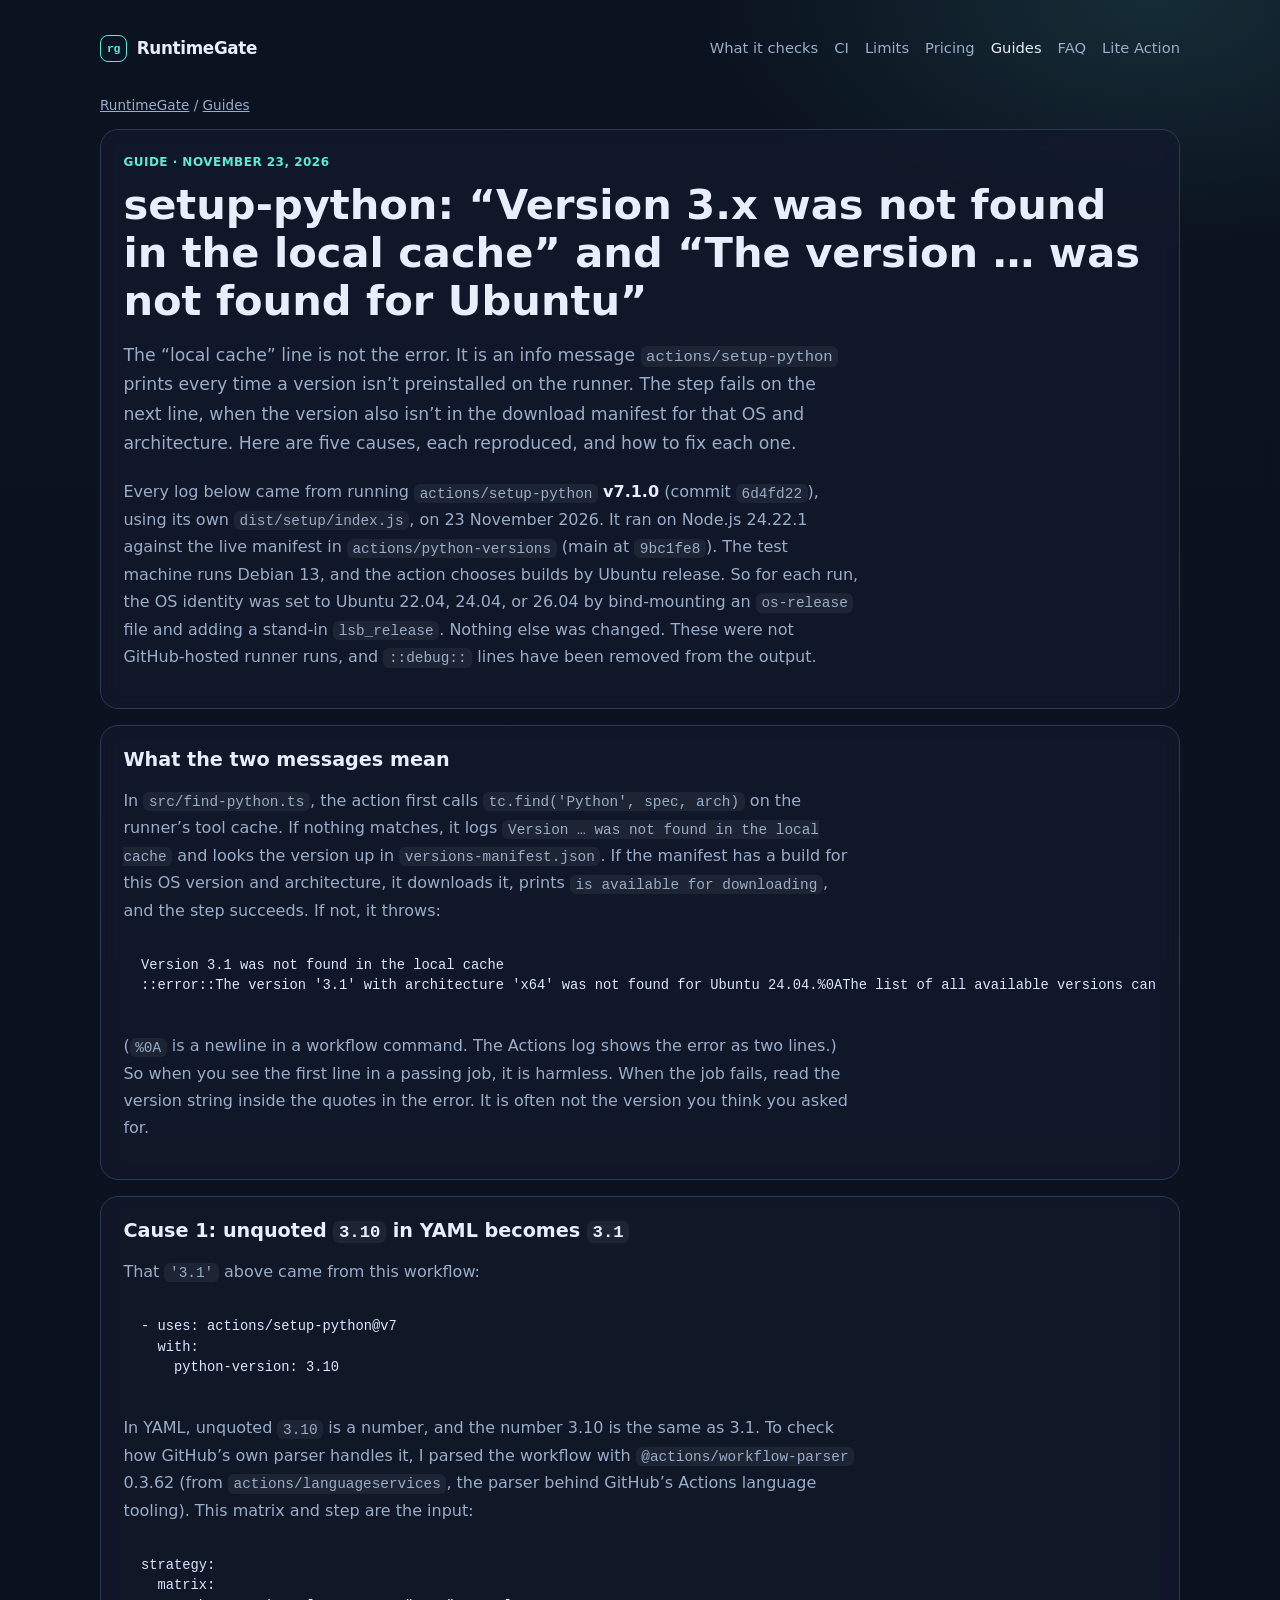
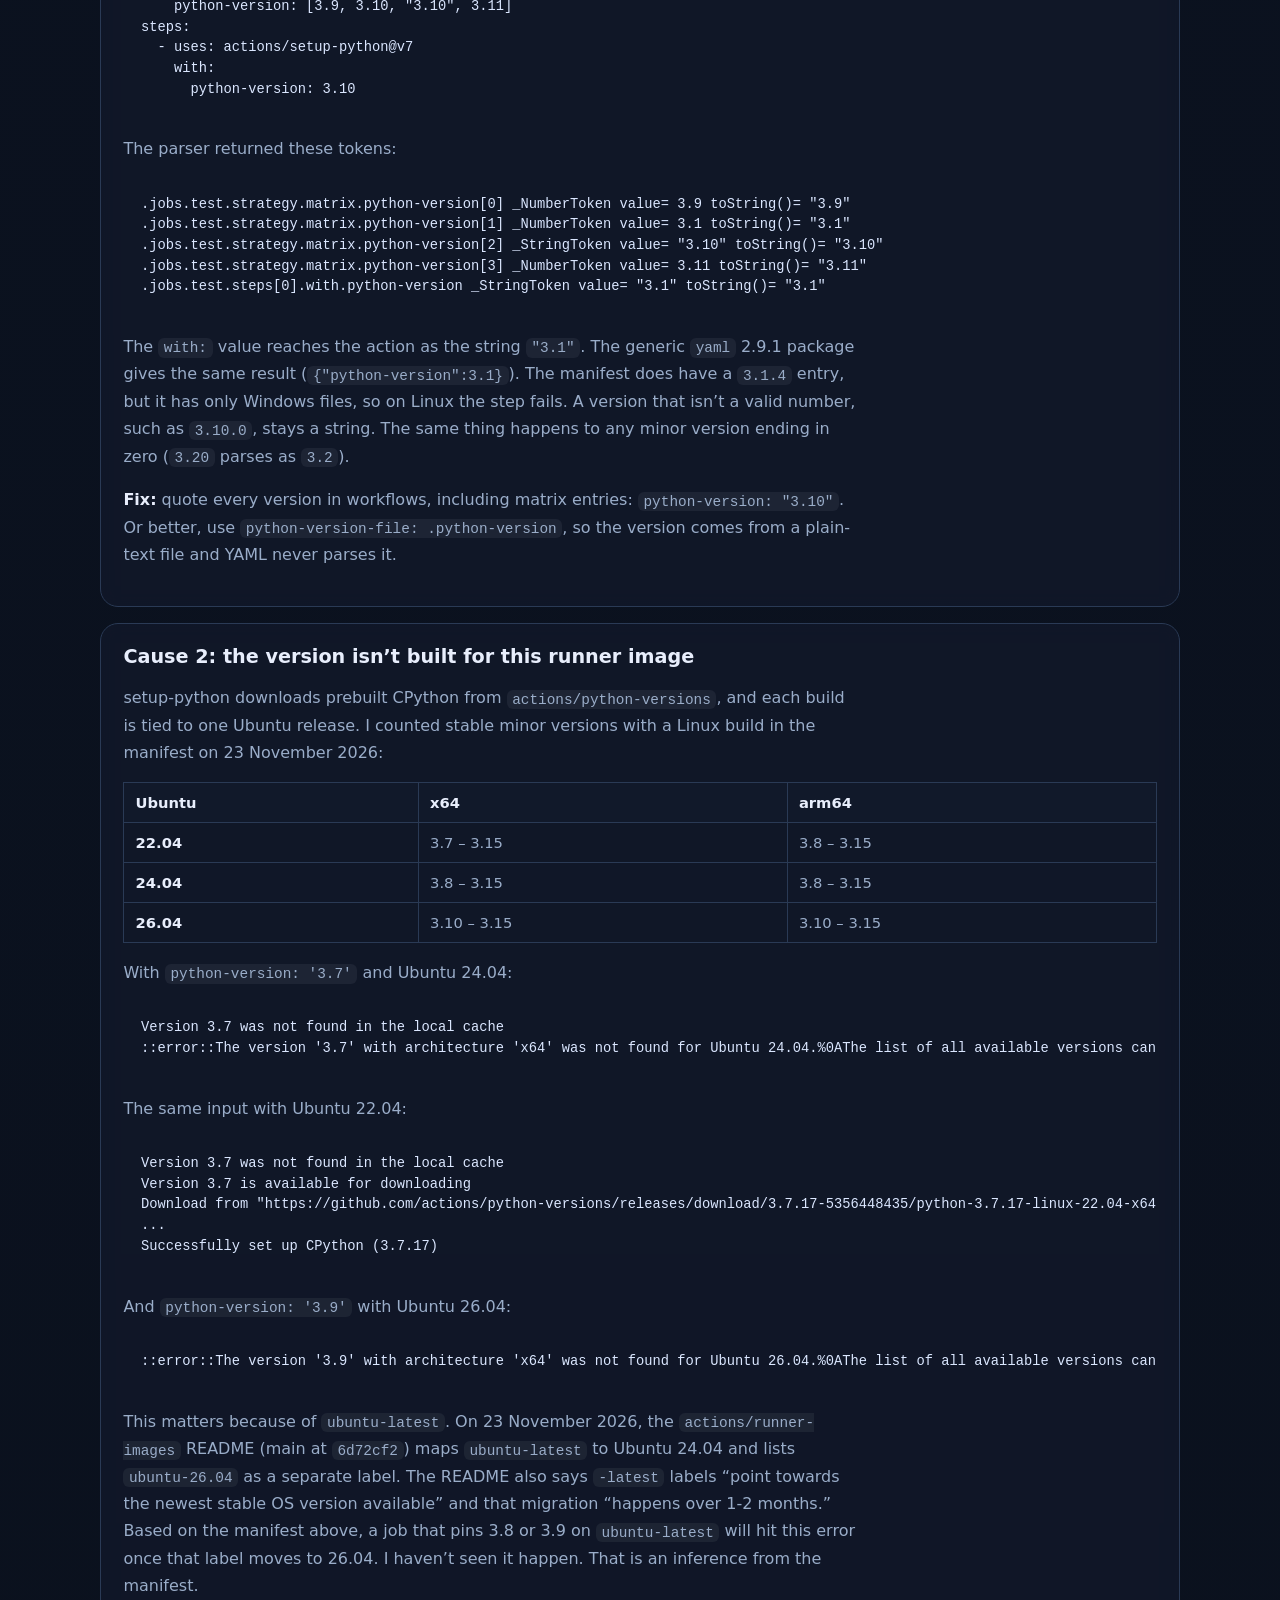
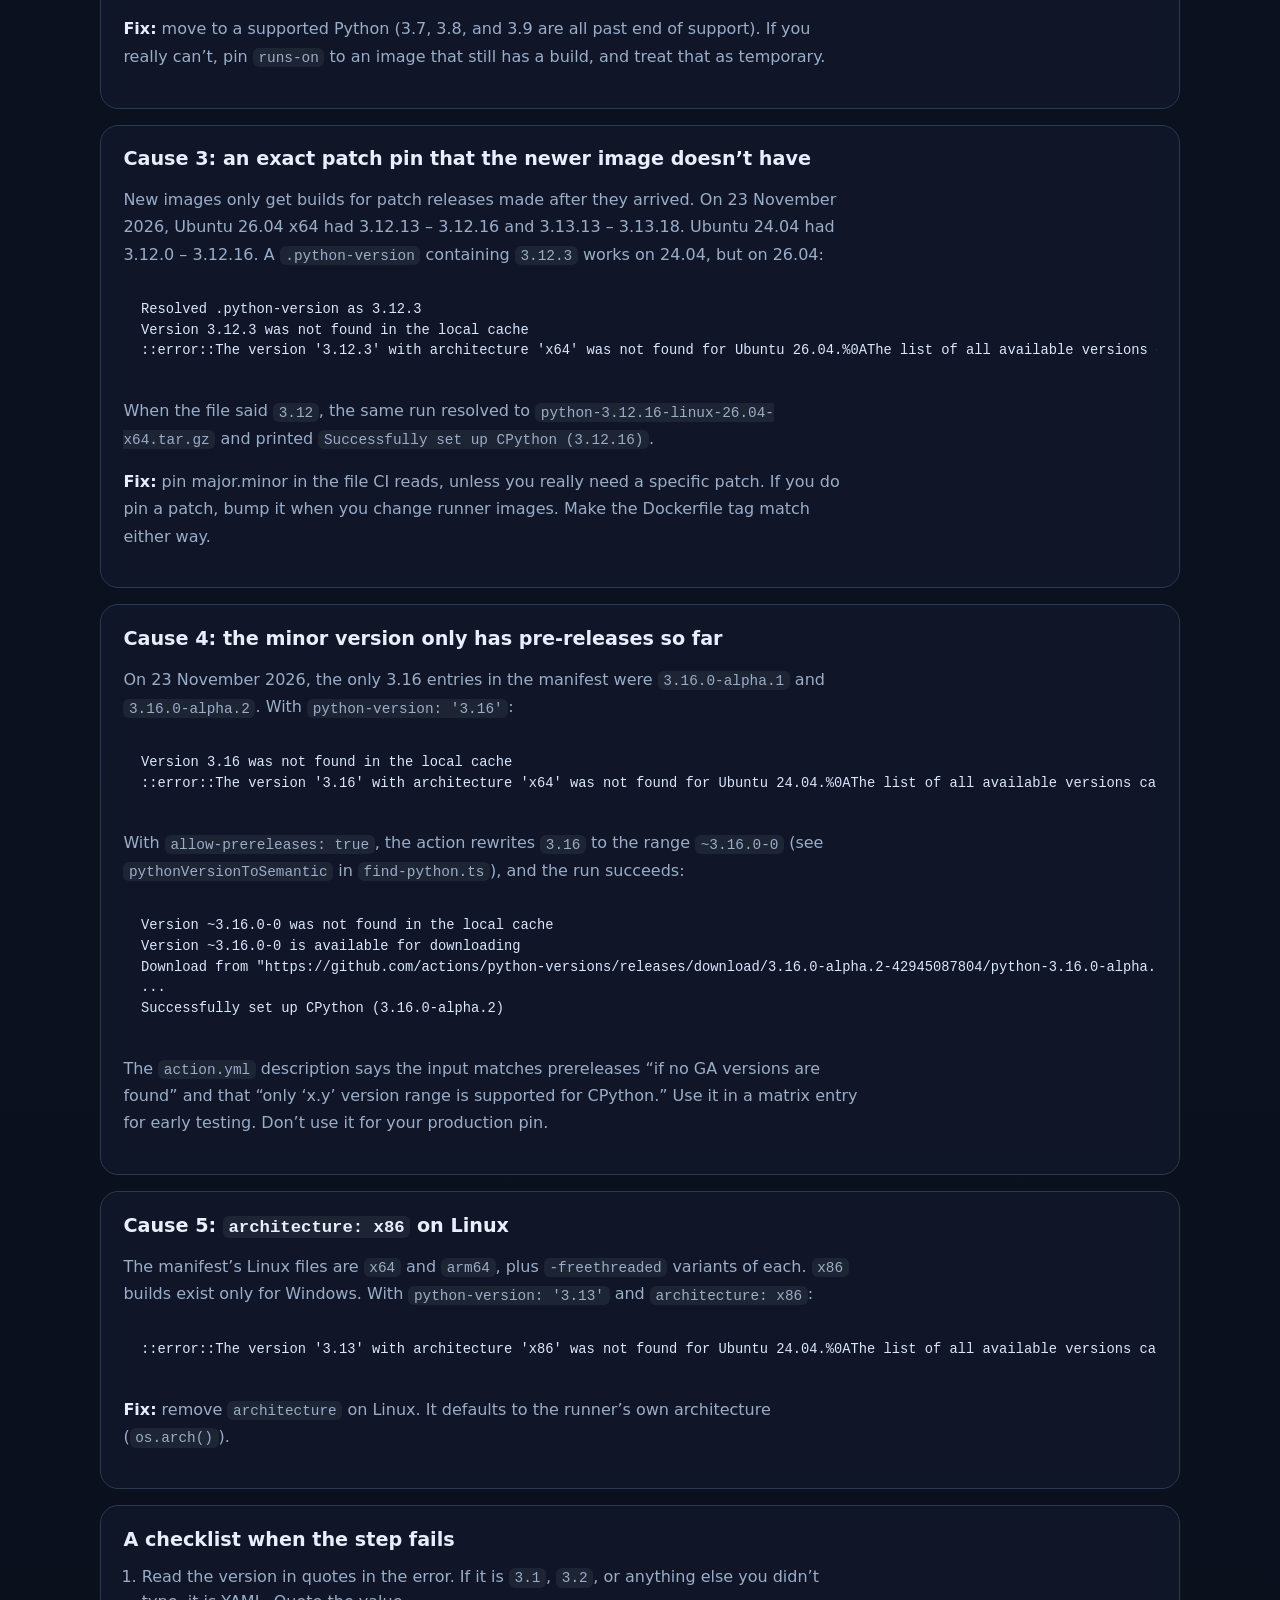
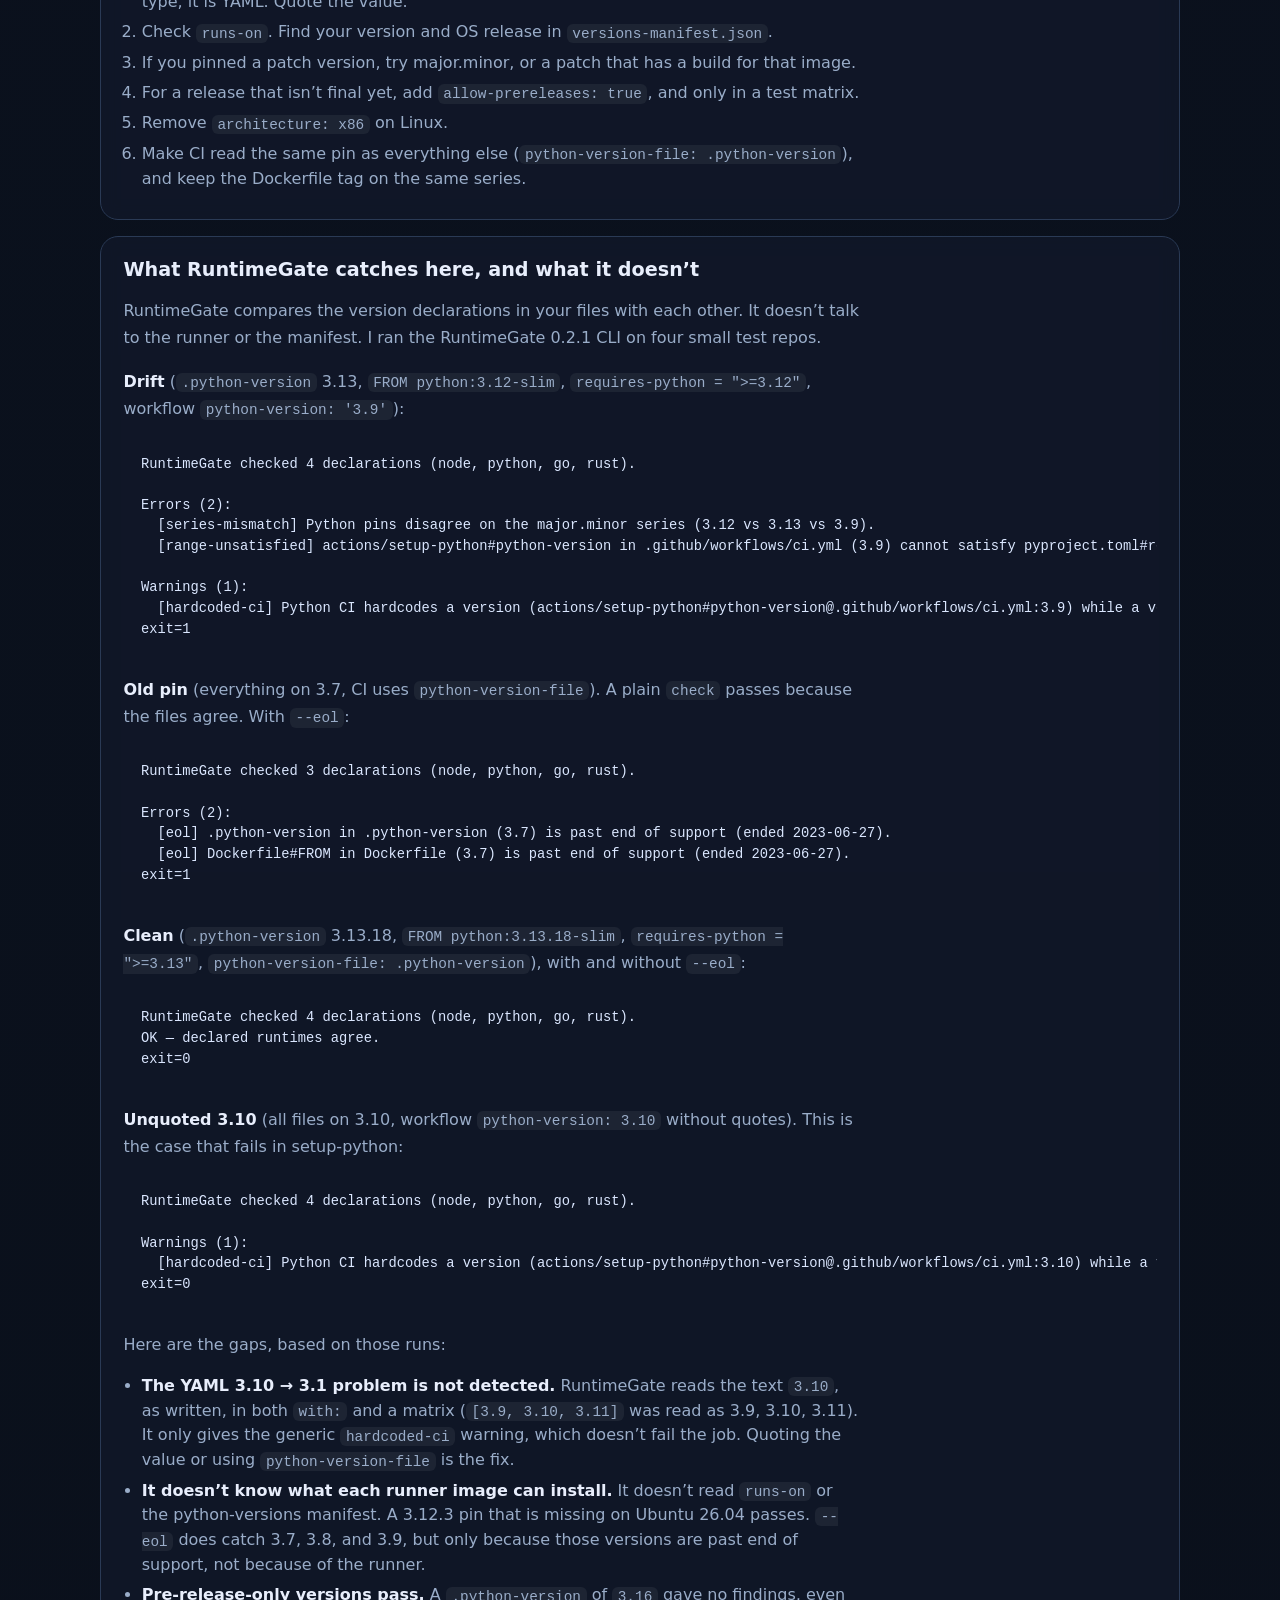
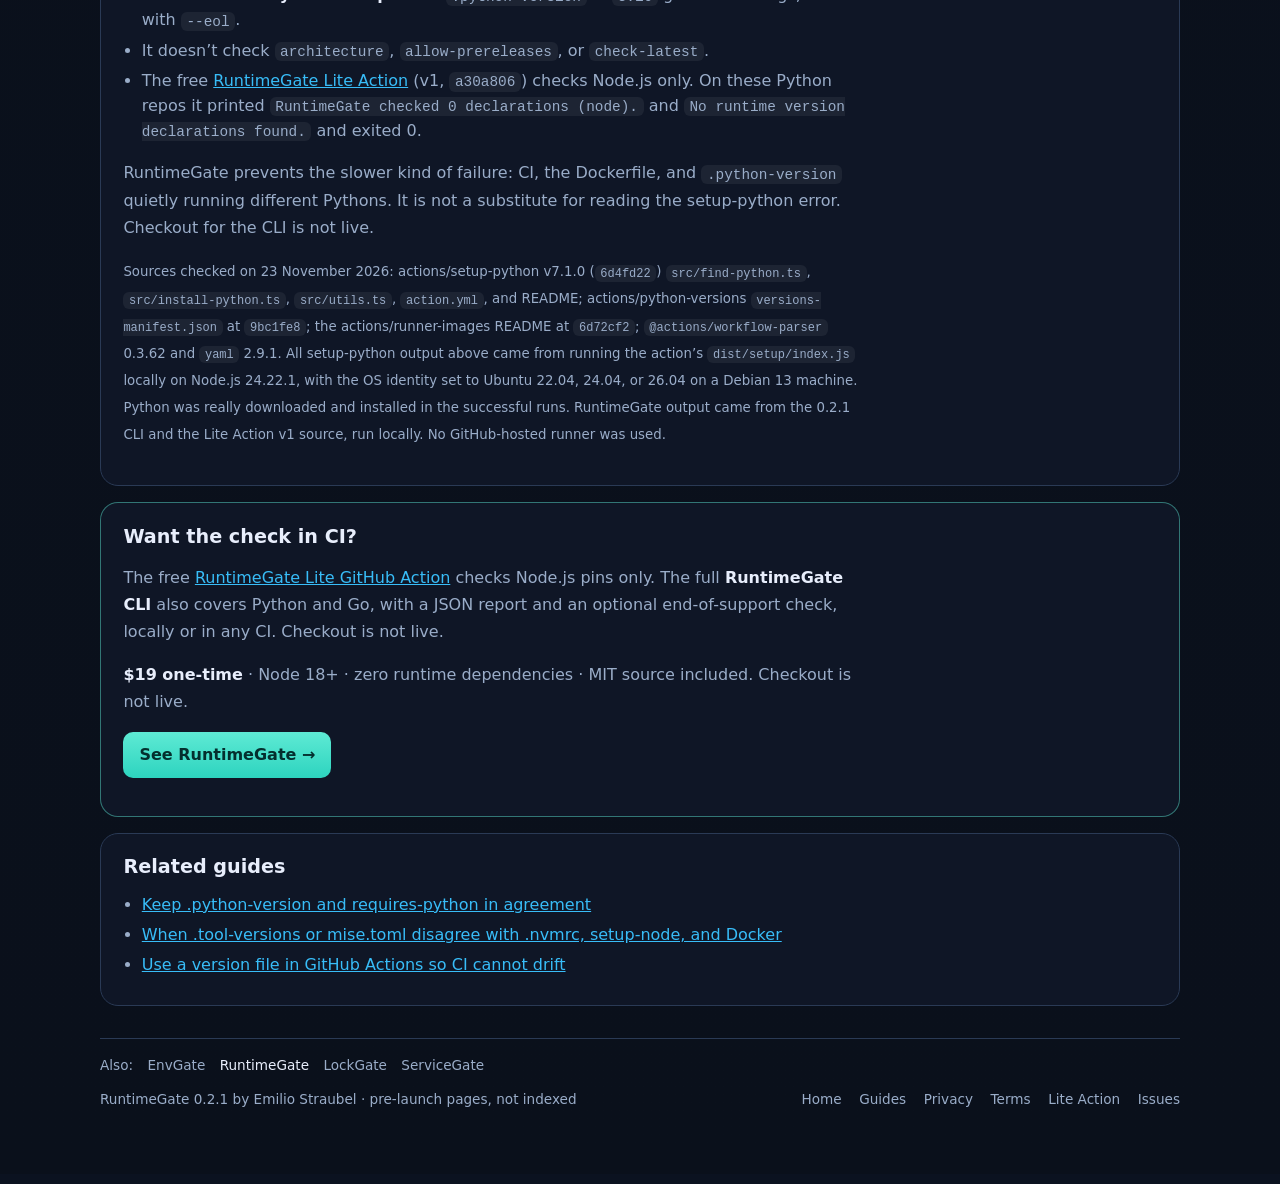
<file: guides/setup-python-version-not-found-local-cache.html>
<!DOCTYPE html>
<html lang="en">
<head>
  <meta charset="utf-8" />
  <meta name="viewport" content="width=device-width, initial-scale=1" />
  <title>setup-python: “Version 3.x was not found in the local cache” and “The version … was not found for Ubuntu” — RuntimeGate Guides</title>
  <meta name="description" content="Reproduced with actions/setup-python v7.1.0: why “Version 3.x was not found in the local cache” is only info, and the five real causes of “The version … was not found for Ubuntu 24.04”: unquoted 3.10 parsed as 3.1, runner image builds, patch pins, pre-releases, and x86." />
  <meta name="author" content="Emilio Straubel" />
  <meta name="robots" content="noindex" />
  <meta property="og:title" content="setup-python: “Version 3.x was not found in the local cache” and “The version … was not found for Ubuntu” — RuntimeGate Guides" />
  <meta property="og:description" content="Reproduced with actions/setup-python v7.1.0: why “Version 3.x was not found in the local cache” is only info, and the five real causes of “The version … was not found for Ubuntu 24.04”: unquoted 3.10 parsed as 3.1, runner image builds, patch pins, pre-releases, and x86." />
  <meta property="og:type" content="article" />
  <meta property="og:site_name" content="RuntimeGate" />
  <meta property="og:url" content="https://ess2292.github.io/runtimegate/guides/setup-python-version-not-found-local-cache.html" />
  <link rel="canonical" href="https://ess2292.github.io/runtimegate/guides/setup-python-version-not-found-local-cache.html" />
  <meta property="og:image" content="https://ess2292.github.io/runtimegate/og-image.png" />
  <meta property="og:image:type" content="image/png" />
  <meta property="og:image:width" content="1200" />
  <meta property="og:image:height" content="630" />
  <meta property="og:image:alt" content="RuntimeGate — fail CI when runtime pins disagree" />
  <meta property="article:published_time" content="2026-11-23" />
  <meta name="twitter:card" content="summary_large_image" />
  <meta name="twitter:title" content="setup-python: “Version 3.x was not found in the local cache” and “The version … was not found for Ubuntu” — RuntimeGate Guides" />
  <meta name="twitter:description" content="Reproduced with actions/setup-python v7.1.0: why “Version 3.x was not found in the local cache” is only info, and the five real causes of “The version … was not found for Ubuntu 24.04”: unquoted 3.10 parsed as 3.1, runner image builds, patch pins, pre-releases, and x86." />
  <meta name="twitter:image" content="https://ess2292.github.io/runtimegate/og-image.png" />
  <meta name="twitter:image:alt" content="RuntimeGate — fail CI when runtime pins disagree" />
  <script type="application/ld+json">{"@context": "https://schema.org", "@type": "TechArticle", "headline": "setup-python: “Version 3.x was not found in the local cache” and “The version … was not found for Ubuntu”", "description": "Reproduced with actions/setup-python v7.1.0: why “Version 3.x was not found in the local cache” is only info, and the five real causes of “The version … was not found for Ubuntu 24.04”: unquoted 3.10 parsed as 3.1, runner image builds, patch pins, pre-releases, and x86.", "author": {"@type": "Person", "name": "Emilio Straubel"}, "datePublished": "2026-11-23", "dateModified": "2026-11-23", "mainEntityOfPage": "https://ess2292.github.io/runtimegate/guides/setup-python-version-not-found-local-cache.html", "publisher": {"@type": "Person", "name": "Emilio Straubel"}, "image": "https://ess2292.github.io/runtimegate/og-image.png"}</script>
  <meta name="theme-color" content="#0b1220" />
  <link rel="icon" href="../favicon.svg" type="image/svg+xml" />
  <link rel="icon" href="../favicon-32.png" type="image/png" sizes="32x32" />
  <link rel="apple-touch-icon" href="../apple-touch-icon.png" />
  <link rel="stylesheet" href="../styles.css" />
</head>
<body>
  <a class="skip" href="#main">Skip to content</a>
  <div class="wrap">
    <nav class="site-nav" aria-label="Primary">
      <a class="brand" href="../index.html">
        <span class="brand-mark" aria-hidden="true">rg</span>
        RuntimeGate
      </a>
      <ul class="nav-links">
        <li><a href="../index.html#checks">What it checks</a></li>
        <li><a href="../index.html#ci">CI</a></li>
        <li><a href="../index.html#limits">Limits</a></li>
        <li><a href="../index.html#pricing">Pricing</a></li>
        <li><a href="index.html" aria-current="page">Guides</a></li>
        <li><a href="../index.html#faq">FAQ</a></li>
        <li><a href="https://github.com/ESS2292/runtimegate-action">Lite Action</a></li>
      </ul>
    </nav>
    <main id="main" class="article">
      <p class="crumbs"><a href="../index.html">RuntimeGate</a> / <a href="index.html">Guides</a></p>
      <section>
        <div class="eyebrow">Guide &middot; November 23, 2026</div>
        <h1>setup-python: “Version 3.x was not found in the local cache” and “The version … was not found for Ubuntu”</h1>
        <p class="lead">The “local cache” line is not the error. It is an info message <code>actions/setup-python</code> prints every time a version isn’t preinstalled on the runner. The step fails on the next line, when the version also isn’t in the download manifest for that OS and architecture. Here are five causes, each reproduced, and how to fix each one.</p>
        <p>Every log below came from running <code>actions/setup-python</code> <strong>v7.1.0</strong> (commit <code>6d4fd22</code>), using its own <code>dist/setup/index.js</code>, on 23 November 2026. It ran on Node.js 24.22.1 against the live manifest in <code>actions/python-versions</code> (main at <code>9bc1fe8</code>). The test machine runs Debian 13, and the action chooses builds by Ubuntu release. So for each run, the OS identity was set to Ubuntu 22.04, 24.04, or 26.04 by bind-mounting an <code>os-release</code> file and adding a stand-in <code>lsb_release</code>. Nothing else was changed. These were not GitHub-hosted runner runs, and <code>::debug::</code> lines have been removed from the output.</p>
      </section>
      <section>
        <h2>What the two messages mean</h2>
        <p>In <code>src/find-python.ts</code>, the action first calls <code>tc.find('Python', spec, arch)</code> on the runner’s tool cache. If nothing matches, it logs <code>Version … was not found in the local cache</code> and looks the version up in <code>versions-manifest.json</code>. If the manifest has a build for this OS version and architecture, it downloads it, prints <code>is available for downloading</code>, and the step succeeds. If not, it throws:</p>
        <pre><code>Version 3.1 was not found in the local cache
::error::The version '3.1' with architecture 'x64' was not found for Ubuntu 24.04.%0AThe list of all available versions can be found here: https://raw.githubusercontent.com/actions/python-versions/main/versions-manifest.json</code></pre>
        <p>(<code>%0A</code> is a newline in a workflow command. The Actions log shows the error as two lines.) So when you see the first line in a passing job, it is harmless. When the job fails, read the version string inside the quotes in the error. It is often not the version you think you asked for.</p>
      </section>
      <section>
        <h2>Cause 1: unquoted <code>3.10</code> in YAML becomes <code>3.1</code></h2>
        <p>That <code>'3.1'</code> above came from this workflow:</p>
        <pre><code>- uses: actions/setup-python@v7
  with:
    python-version: 3.10</code></pre>
        <p>In YAML, unquoted <code>3.10</code> is a number, and the number 3.10 is the same as 3.1. To check how GitHub’s own parser handles it, I parsed the workflow with <code>@actions/workflow-parser</code> 0.3.62 (from <code>actions/languageservices</code>, the parser behind GitHub’s Actions language tooling). This matrix and step are the input:</p>
        <pre><code>strategy:
  matrix:
    python-version: [3.9, 3.10, "3.10", 3.11]
steps:
  - uses: actions/setup-python@v7
    with:
      python-version: 3.10</code></pre>
        <p>The parser returned these tokens:</p>
        <pre><code>.jobs.test.strategy.matrix.python-version[0] _NumberToken value= 3.9 toString()= "3.9"
.jobs.test.strategy.matrix.python-version[1] _NumberToken value= 3.1 toString()= "3.1"
.jobs.test.strategy.matrix.python-version[2] _StringToken value= "3.10" toString()= "3.10"
.jobs.test.strategy.matrix.python-version[3] _NumberToken value= 3.11 toString()= "3.11"
.jobs.test.steps[0].with.python-version _StringToken value= "3.1" toString()= "3.1"</code></pre>
        <p>The <code>with:</code> value reaches the action as the string <code>"3.1"</code>. The generic <code>yaml</code> 2.9.1 package gives the same result (<code>{"python-version":3.1}</code>). The manifest does have a <code>3.1.4</code> entry, but it has only Windows files, so on Linux the step fails. A version that isn’t a valid number, such as <code>3.10.0</code>, stays a string. The same thing happens to any minor version ending in zero (<code>3.20</code> parses as <code>3.2</code>).</p>
        <p><strong>Fix:</strong> quote every version in workflows, including matrix entries: <code>python-version: "3.10"</code>. Or better, use <code>python-version-file: .python-version</code>, so the version comes from a plain-text file and YAML never parses it.</p>
      </section>
      <section>
        <h2>Cause 2: the version isn’t built for this runner image</h2>
        <p>setup-python downloads prebuilt CPython from <code>actions/python-versions</code>, and each build is tied to one Ubuntu release. I counted stable minor versions with a Linux build in the manifest on 23 November 2026:</p>
        <table class="compare">
          <thead><tr><th>Ubuntu</th><th>x64</th><th>arm64</th></tr></thead>
          <tbody>
            <tr><td>22.04</td><td>3.7 – 3.15</td><td>3.8 – 3.15</td></tr>
            <tr><td>24.04</td><td>3.8 – 3.15</td><td>3.8 – 3.15</td></tr>
            <tr><td>26.04</td><td>3.10 – 3.15</td><td>3.10 – 3.15</td></tr>
          </tbody>
        </table>
        <p>With <code>python-version: '3.7'</code> and Ubuntu 24.04:</p>
        <pre><code>Version 3.7 was not found in the local cache
::error::The version '3.7' with architecture 'x64' was not found for Ubuntu 24.04.%0AThe list of all available versions can be found here: https://raw.githubusercontent.com/actions/python-versions/main/versions-manifest.json</code></pre>
        <p>The same input with Ubuntu 22.04:</p>
        <pre><code>Version 3.7 was not found in the local cache
Version 3.7 is available for downloading
Download from "https://github.com/actions/python-versions/releases/download/3.7.17-5356448435/python-3.7.17-linux-22.04-x64.tar.gz"
...
Successfully set up CPython (3.7.17)</code></pre>
        <p>And <code>python-version: '3.9'</code> with Ubuntu 26.04:</p>
        <pre><code>::error::The version '3.9' with architecture 'x64' was not found for Ubuntu 26.04.%0AThe list of all available versions can be found here: https://raw.githubusercontent.com/actions/python-versions/main/versions-manifest.json</code></pre>
        <p>This matters because of <code>ubuntu-latest</code>. On 23 November 2026, the <code>actions/runner-images</code> README (main at <code>6d72cf2</code>) maps <code>ubuntu-latest</code> to Ubuntu 24.04 and lists <code>ubuntu-26.04</code> as a separate label. The README also says <code>-latest</code> labels “point towards the newest stable OS version available” and that migration “happens over 1-2 months.” Based on the manifest above, a job that pins 3.8 or 3.9 on <code>ubuntu-latest</code> will hit this error once that label moves to 26.04. I haven’t seen it happen. That is an inference from the manifest.</p>
        <p><strong>Fix:</strong> move to a supported Python (3.7, 3.8, and 3.9 are all past end of support). If you really can’t, pin <code>runs-on</code> to an image that still has a build, and treat that as temporary.</p>
      </section>
      <section>
        <h2>Cause 3: an exact patch pin that the newer image doesn’t have</h2>
        <p>New images only get builds for patch releases made after they arrived. On 23 November 2026, Ubuntu 26.04 x64 had 3.12.13 – 3.12.16 and 3.13.13 – 3.13.18. Ubuntu 24.04 had 3.12.0 – 3.12.16. A <code>.python-version</code> containing <code>3.12.3</code> works on 24.04, but on 26.04:</p>
        <pre><code>Resolved .python-version as 3.12.3
Version 3.12.3 was not found in the local cache
::error::The version '3.12.3' with architecture 'x64' was not found for Ubuntu 26.04.%0AThe list of all available versions can be found here: https://raw.githubusercontent.com/actions/python-versions/main/versions-manifest.json</code></pre>
        <p>When the file said <code>3.12</code>, the same run resolved to <code>python-3.12.16-linux-26.04-x64.tar.gz</code> and printed <code>Successfully set up CPython (3.12.16)</code>.</p>
        <p><strong>Fix:</strong> pin major.minor in the file CI reads, unless you really need a specific patch. If you do pin a patch, bump it when you change runner images. Make the Dockerfile tag match either way.</p>
      </section>
      <section>
        <h2>Cause 4: the minor version only has pre-releases so far</h2>
        <p>On 23 November 2026, the only 3.16 entries in the manifest were <code>3.16.0-alpha.1</code> and <code>3.16.0-alpha.2</code>. With <code>python-version: '3.16'</code>:</p>
        <pre><code>Version 3.16 was not found in the local cache
::error::The version '3.16' with architecture 'x64' was not found for Ubuntu 24.04.%0AThe list of all available versions can be found here: https://raw.githubusercontent.com/actions/python-versions/main/versions-manifest.json</code></pre>
        <p>With <code>allow-prereleases: true</code>, the action rewrites <code>3.16</code> to the range <code>~3.16.0-0</code> (see <code>pythonVersionToSemantic</code> in <code>find-python.ts</code>), and the run succeeds:</p>
        <pre><code>Version ~3.16.0-0 was not found in the local cache
Version ~3.16.0-0 is available for downloading
Download from "https://github.com/actions/python-versions/releases/download/3.16.0-alpha.2-42945087804/python-3.16.0-alpha.2-linux-24.04-x64.tar.gz"
...
Successfully set up CPython (3.16.0-alpha.2)</code></pre>
        <p>The <code>action.yml</code> description says the input matches prereleases “if no GA versions are found” and that “only ‘x.y’ version range is supported for CPython.” Use it in a matrix entry for early testing. Don’t use it for your production pin.</p>
      </section>
      <section>
        <h2>Cause 5: <code>architecture: x86</code> on Linux</h2>
        <p>The manifest’s Linux files are <code>x64</code> and <code>arm64</code>, plus <code>-freethreaded</code> variants of each. <code>x86</code> builds exist only for Windows. With <code>python-version: '3.13'</code> and <code>architecture: x86</code>:</p>
        <pre><code>::error::The version '3.13' with architecture 'x86' was not found for Ubuntu 24.04.%0AThe list of all available versions can be found here: https://raw.githubusercontent.com/actions/python-versions/main/versions-manifest.json</code></pre>
        <p><strong>Fix:</strong> remove <code>architecture</code> on Linux. It defaults to the runner’s own architecture (<code>os.arch()</code>).</p>
      </section>
      <section>
        <h2>A checklist when the step fails</h2>
        <ol>
          <li>Read the version in quotes in the error. If it is <code>3.1</code>, <code>3.2</code>, or anything else you didn’t type, it is YAML. Quote the value.</li>
          <li>Check <code>runs-on</code>. Find your version and OS release in <code>versions-manifest.json</code>.</li>
          <li>If you pinned a patch version, try major.minor, or a patch that has a build for that image.</li>
          <li>For a release that isn’t final yet, add <code>allow-prereleases: true</code>, and only in a test matrix.</li>
          <li>Remove <code>architecture: x86</code> on Linux.</li>
          <li>Make CI read the same pin as everything else (<code>python-version-file: .python-version</code>), and keep the Dockerfile tag on the same series.</li>
        </ol>
      </section>
      <section>
        <h2>What RuntimeGate catches here, and what it doesn’t</h2>
        <p>RuntimeGate compares the version declarations in your files with each other. It doesn’t talk to the runner or the manifest. I ran the RuntimeGate 0.2.1 CLI on four small test repos.</p>
        <p><strong>Drift</strong> (<code>.python-version</code> 3.13, <code>FROM python:3.12-slim</code>, <code>requires-python = "&gt;=3.12"</code>, workflow <code>python-version: '3.9'</code>):</p>
        <pre><code>RuntimeGate checked 4 declarations (node, python, go, rust).

Errors (2):
  [series-mismatch] Python pins disagree on the major.minor series (3.12 vs 3.13 vs 3.9).
  [range-unsatisfied] actions/setup-python#python-version in .github/workflows/ci.yml (3.9) cannot satisfy pyproject.toml#requires-python "&gt;=3.12" in pyproject.toml.

Warnings (1):
  [hardcoded-ci] Python CI hardcodes a version (actions/setup-python#python-version@.github/workflows/ci.yml:3.9) while a version file is present or referenced. Prefer node-version-file / python-version-file / go-version-file so CI cannot drift.
exit=1</code></pre>
        <p><strong>Old pin</strong> (everything on 3.7, CI uses <code>python-version-file</code>). A plain <code>check</code> passes because the files agree. With <code>--eol</code>:</p>
        <pre><code>RuntimeGate checked 3 declarations (node, python, go, rust).

Errors (2):
  [eol] .python-version in .python-version (3.7) is past end of support (ended 2023-06-27).
  [eol] Dockerfile#FROM in Dockerfile (3.7) is past end of support (ended 2023-06-27).
exit=1</code></pre>
        <p><strong>Clean</strong> (<code>.python-version</code> 3.13.18, <code>FROM python:3.13.18-slim</code>, <code>requires-python = "&gt;=3.13"</code>, <code>python-version-file: .python-version</code>), with and without <code>--eol</code>:</p>
        <pre><code>RuntimeGate checked 4 declarations (node, python, go, rust).
OK — declared runtimes agree.
exit=0</code></pre>
        <p><strong>Unquoted 3.10</strong> (all files on 3.10, workflow <code>python-version: 3.10</code> without quotes). This is the case that fails in setup-python:</p>
        <pre><code>RuntimeGate checked 4 declarations (node, python, go, rust).

Warnings (1):
  [hardcoded-ci] Python CI hardcodes a version (actions/setup-python#python-version@.github/workflows/ci.yml:3.10) while a version file is present or referenced. Prefer node-version-file / python-version-file / go-version-file so CI cannot drift.
exit=0</code></pre>
        <p>Here are the gaps, based on those runs:</p>
        <ul>
          <li><strong>The YAML 3.10 → 3.1 problem is not detected.</strong> RuntimeGate reads the text <code>3.10</code>, as written, in both <code>with:</code> and a matrix (<code>[3.9, 3.10, 3.11]</code> was read as 3.9, 3.10, 3.11). It only gives the generic <code>hardcoded-ci</code> warning, which doesn’t fail the job. Quoting the value or using <code>python-version-file</code> is the fix.</li>
          <li><strong>It doesn’t know what each runner image can install.</strong> It doesn’t read <code>runs-on</code> or the python-versions manifest. A 3.12.3 pin that is missing on Ubuntu 26.04 passes. <code>--eol</code> does catch 3.7, 3.8, and 3.9, but only because those versions are past end of support, not because of the runner.</li>
          <li><strong>Pre-release-only versions pass.</strong> A <code>.python-version</code> of <code>3.16</code> gave no findings, even with <code>--eol</code>.</li>
          <li>It doesn’t check <code>architecture</code>, <code>allow-prereleases</code>, or <code>check-latest</code>.</li>
          <li>The free <a href="https://github.com/ESS2292/runtimegate-action">RuntimeGate Lite Action</a> (v1, <code>a30a806</code>) checks Node.js only. On these Python repos it printed <code>RuntimeGate checked 0 declarations (node).</code> and <code>No runtime version declarations found.</code> and exited 0.</li>
        </ul>
        <p>RuntimeGate prevents the slower kind of failure: CI, the Dockerfile, and <code>.python-version</code> quietly running different Pythons. It is not a substitute for reading the setup-python error. Checkout for the CLI is not live.</p>
        <p><small>Sources checked on 23 November 2026: actions/setup-python v7.1.0 (<code>6d4fd22</code>) <code>src/find-python.ts</code>, <code>src/install-python.ts</code>, <code>src/utils.ts</code>, <code>action.yml</code>, and README; actions/python-versions <code>versions-manifest.json</code> at <code>9bc1fe8</code>; the actions/runner-images README at <code>6d72cf2</code>; <code>@actions/workflow-parser</code> 0.3.62 and <code>yaml</code> 2.9.1. All setup-python output above came from running the action’s <code>dist/setup/index.js</code> locally on Node.js 24.22.1, with the OS identity set to Ubuntu 22.04, 24.04, or 26.04 on a Debian 13 machine. Python was really downloaded and installed in the successful runs. RuntimeGate output came from the 0.2.1 CLI and the Lite Action v1 source, run locally. No GitHub-hosted runner was used.</small></p>
      </section>
      <section class="cta-box" aria-label="RuntimeGate">
        <h2>Want the check in CI?</h2>
        <p>The free <a href="https://github.com/ESS2292/runtimegate-action">RuntimeGate Lite GitHub Action</a> checks Node.js pins only. The full <strong>RuntimeGate CLI</strong> also covers Python and Go, with a JSON report and an optional end-of-support check, locally or in any CI. Checkout is not live.</p>
        <p><strong>$19 one-time</strong> &middot; Node 18+ &middot; zero runtime dependencies &middot; MIT source included. Checkout is not live.</p>
        <p><a class="cta-link" href="../index.html#pricing">See RuntimeGate &rarr;</a></p>
      </section>
      <section>
        <h2>Related guides</h2>
        <ul>
          <li><a href="python-version-vs-pyproject-requires-python.html">Keep .python-version and requires-python in agreement</a></li>
          <li><a href="tool-versions-mise-toml-vs-nvmrc-setup-node.html">When .tool-versions or mise.toml disagree with .nvmrc, setup-node, and Docker</a></li>
          <li><a href="github-actions-node-version-file.html">Use a version file in GitHub Actions so CI cannot drift</a></li>
        </ul>
      </section>

    </main>
    <footer>
      <nav class="family-nav" aria-label="Other tools in this family">
        <span class="family-label">Also:</span>
          <a href="https://ess2292.github.io/envgate/">EnvGate</a>
          <a href="https://ess2292.github.io/runtimegate/" aria-current="page">RuntimeGate</a>
          <a href="https://ess2292.github.io/lockgate/">LockGate</a>
          <a href="https://ess2292.github.io/servicegate/">ServiceGate</a>
      </nav>
<div class="footer-row">
        <div>RuntimeGate 0.2.1 by Emilio Straubel · pre-launch pages, not indexed</div>
        <div class="footer-links">
          <a href="../index.html">Home</a>
          <a href="index.html" aria-current="page">Guides</a>
          <a href="../privacy.html">Privacy</a>
          <a href="../terms.html">Terms</a>
          <a href="https://github.com/ESS2292/runtimegate-action">Lite Action</a>
          <a href="https://github.com/ESS2292/runtimegate-action/issues">Issues</a>
        </div>
      </div>
    </footer>
  </div>
</body>
</html>
</file>
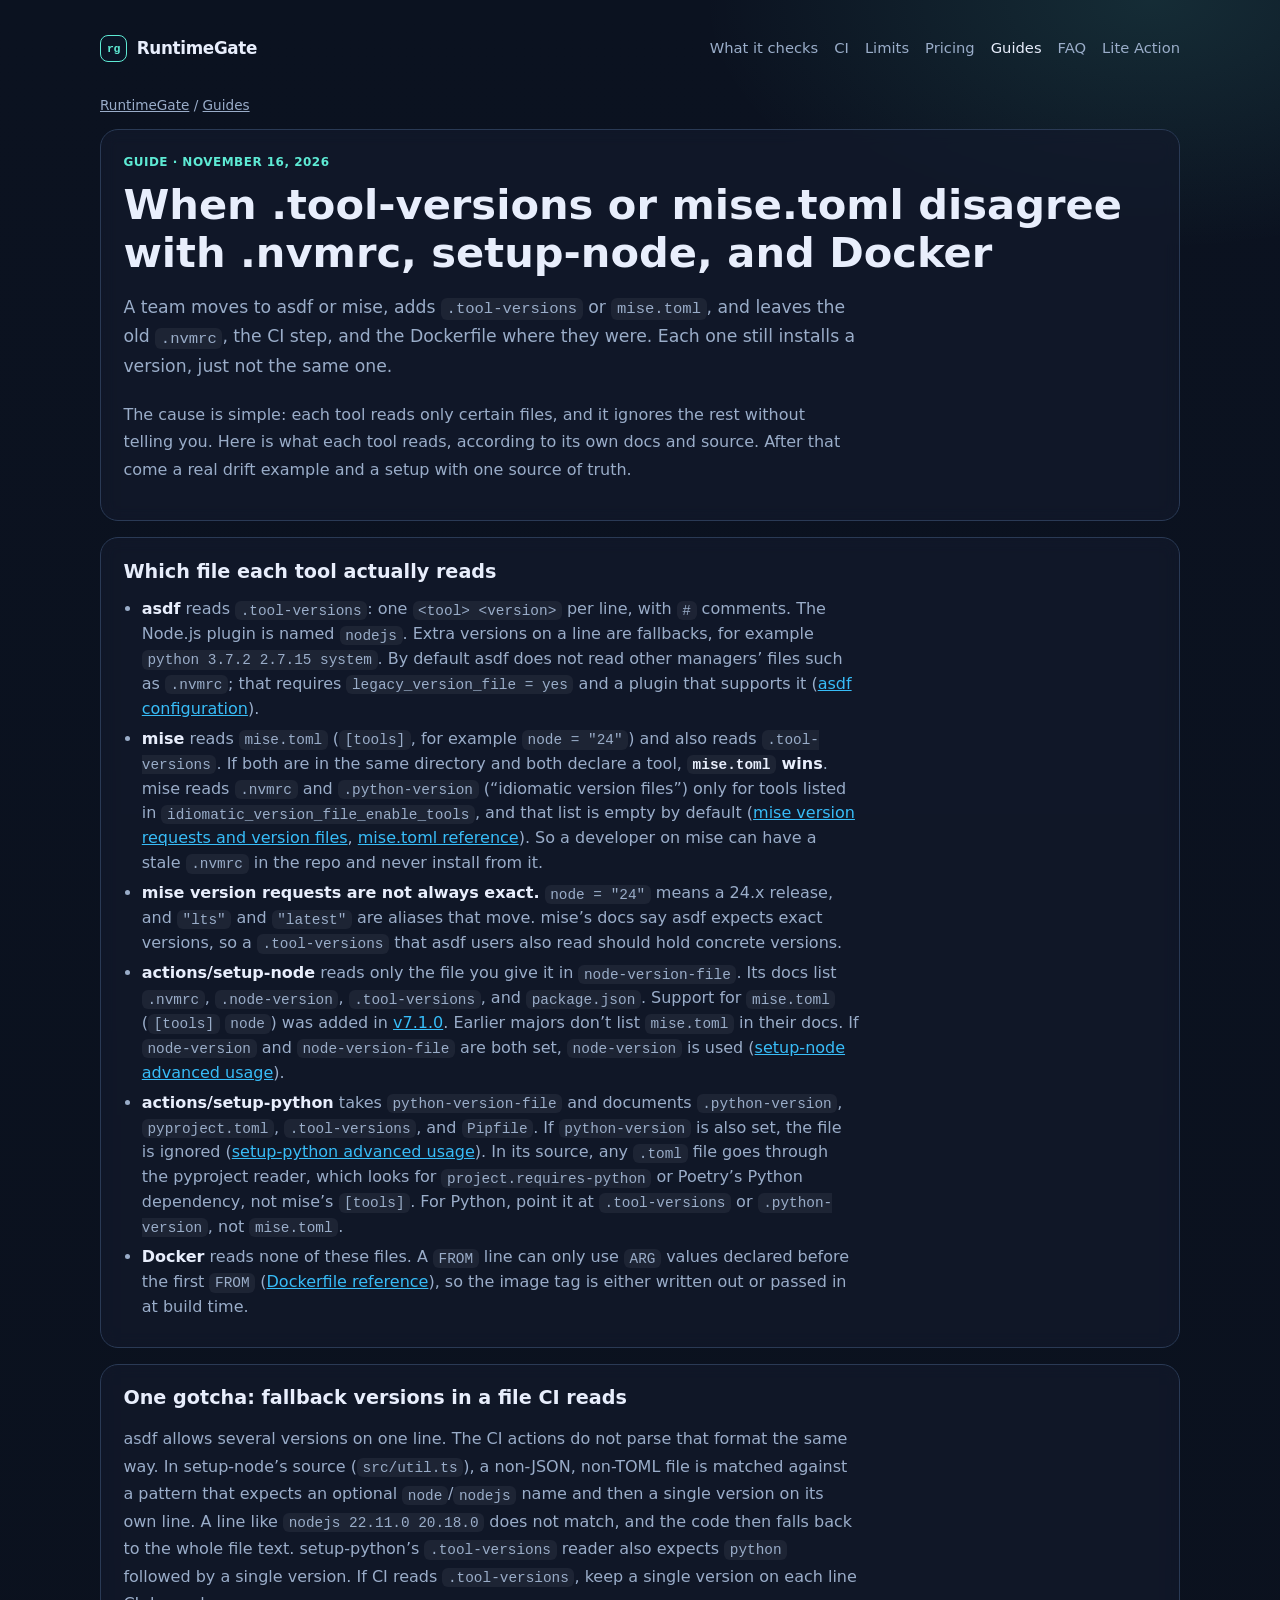
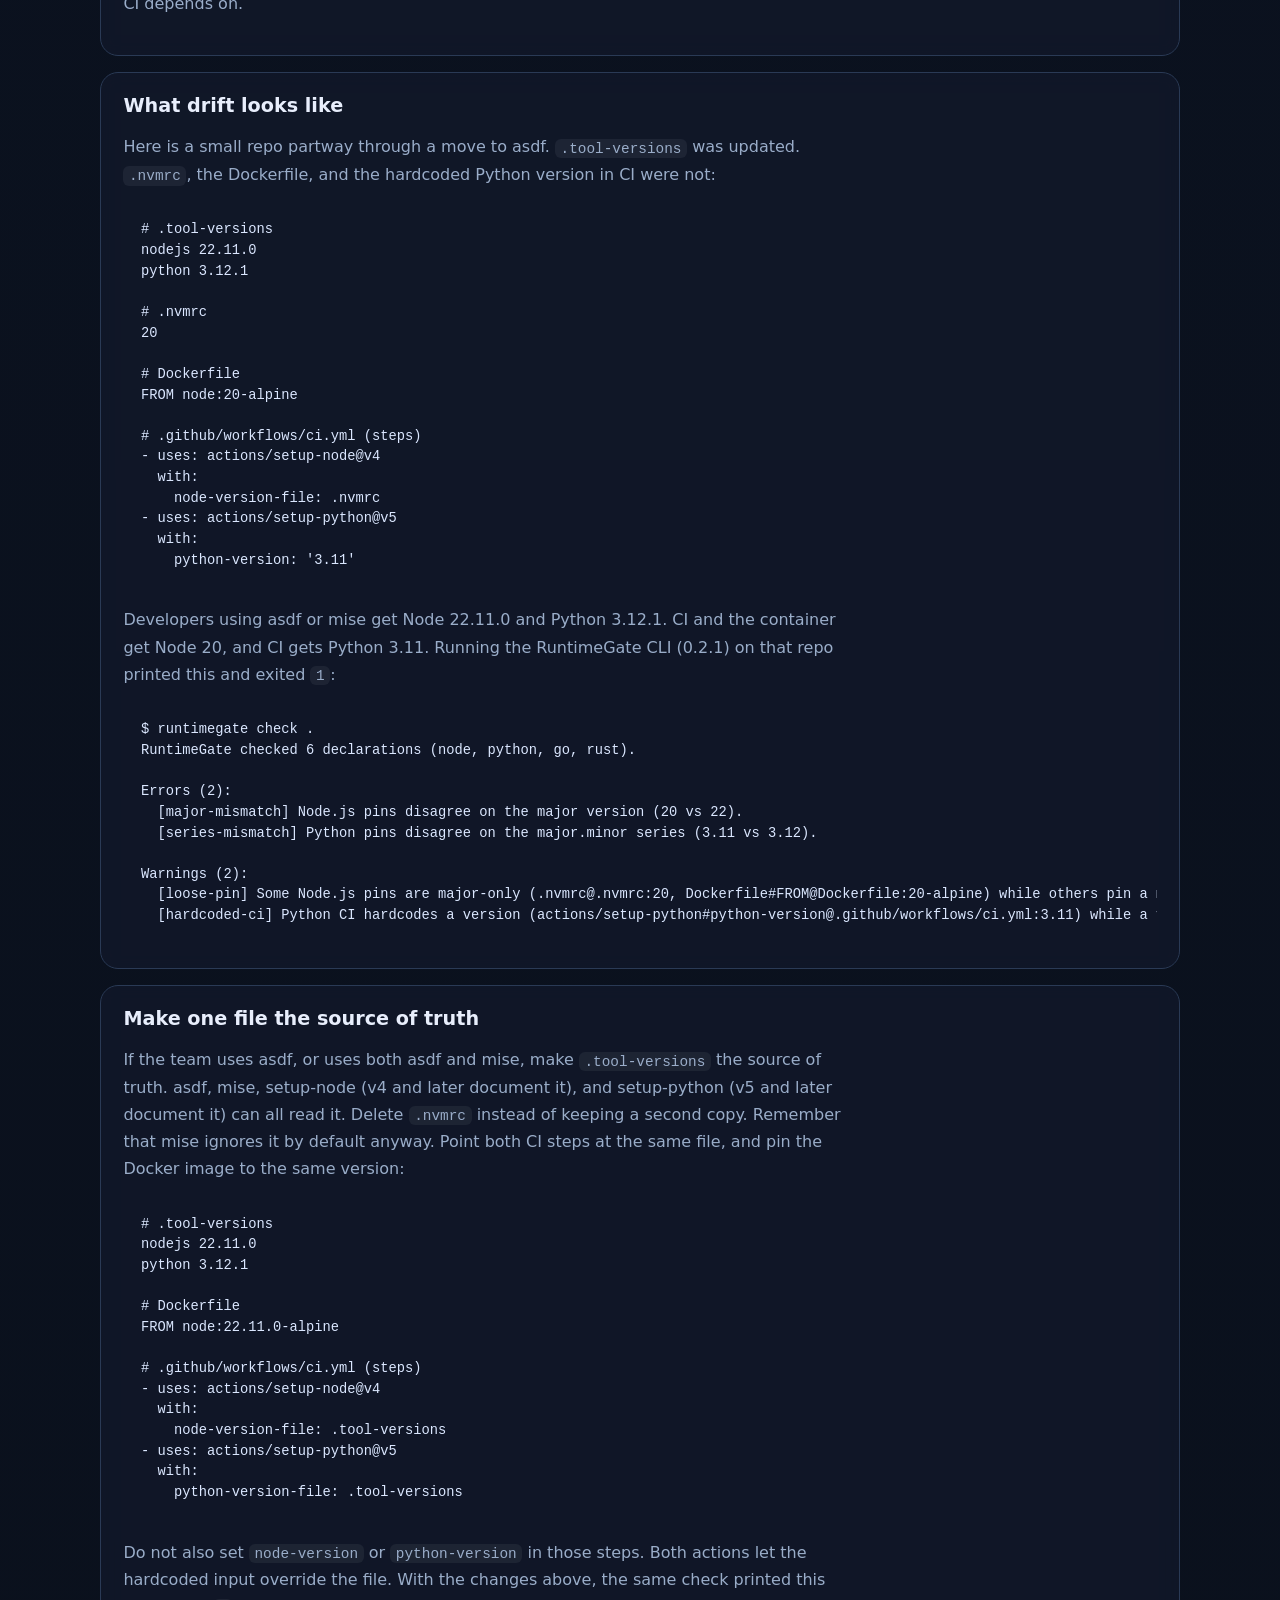
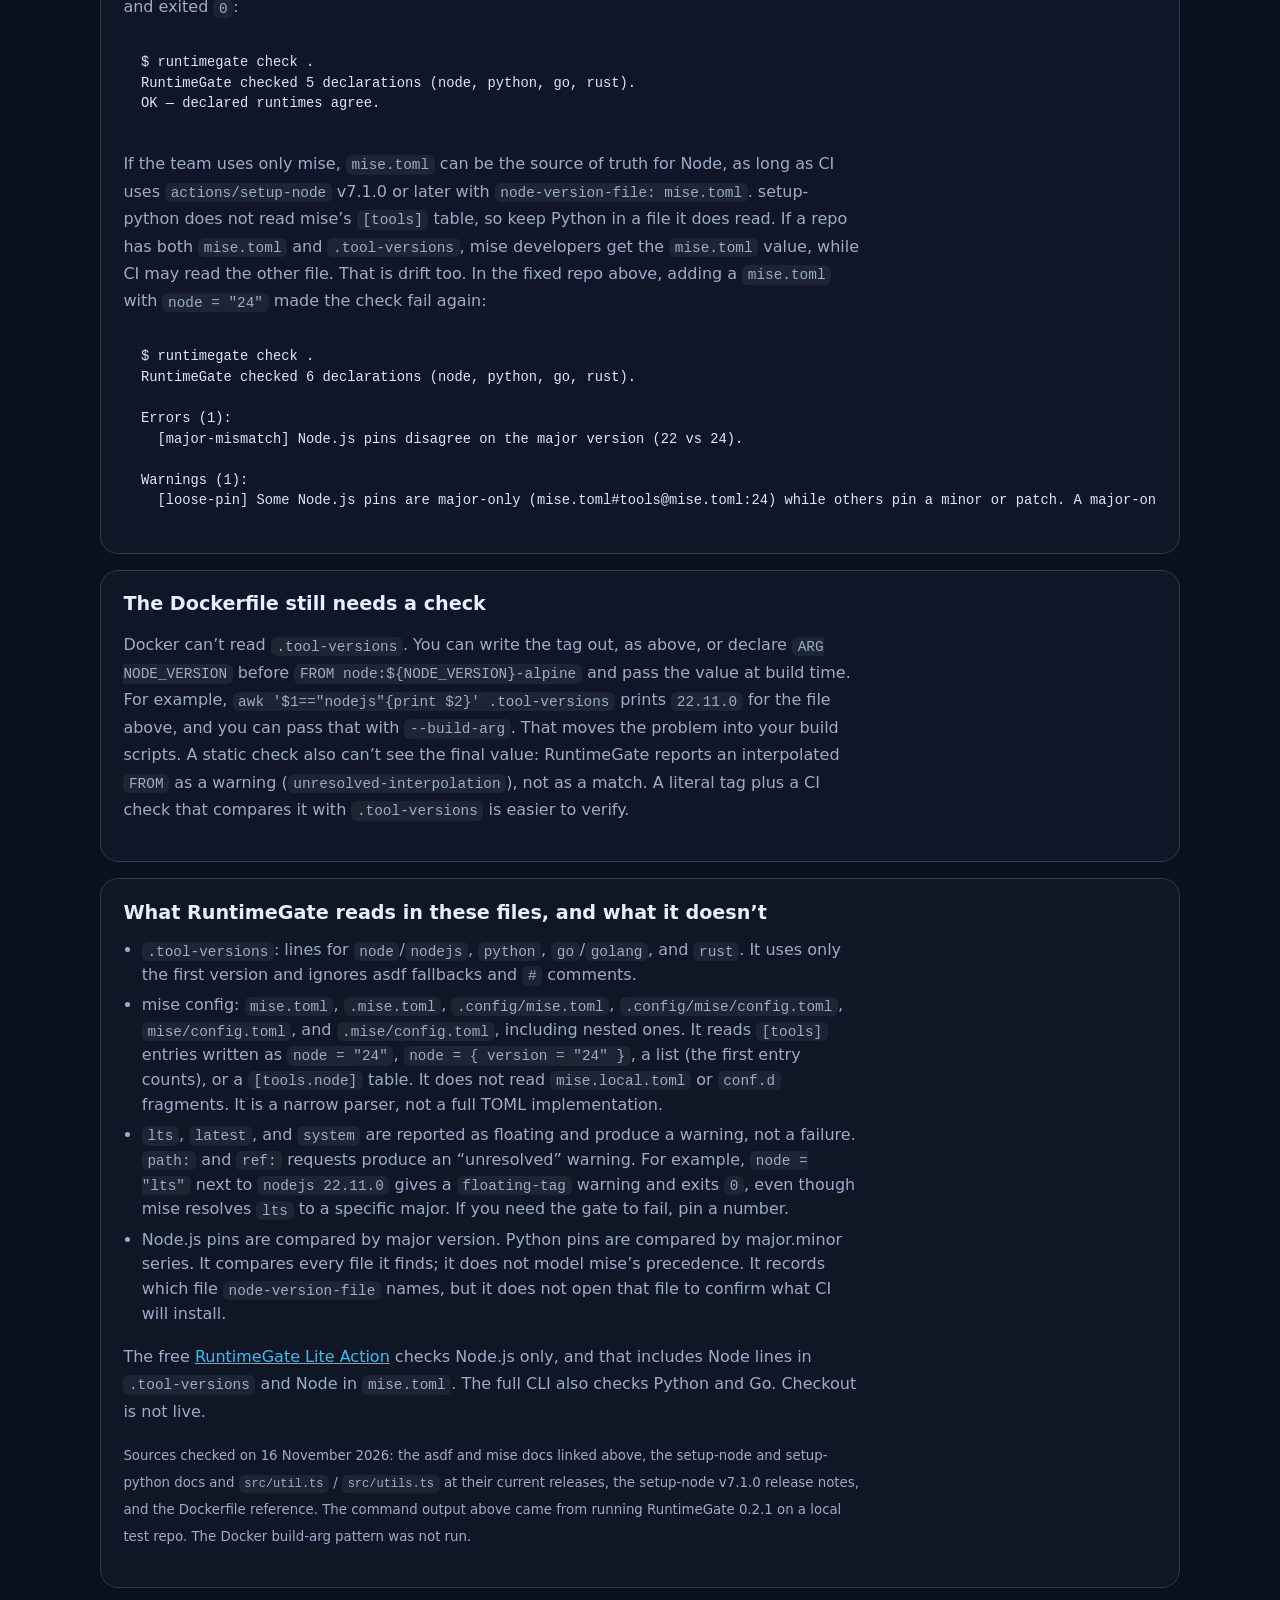
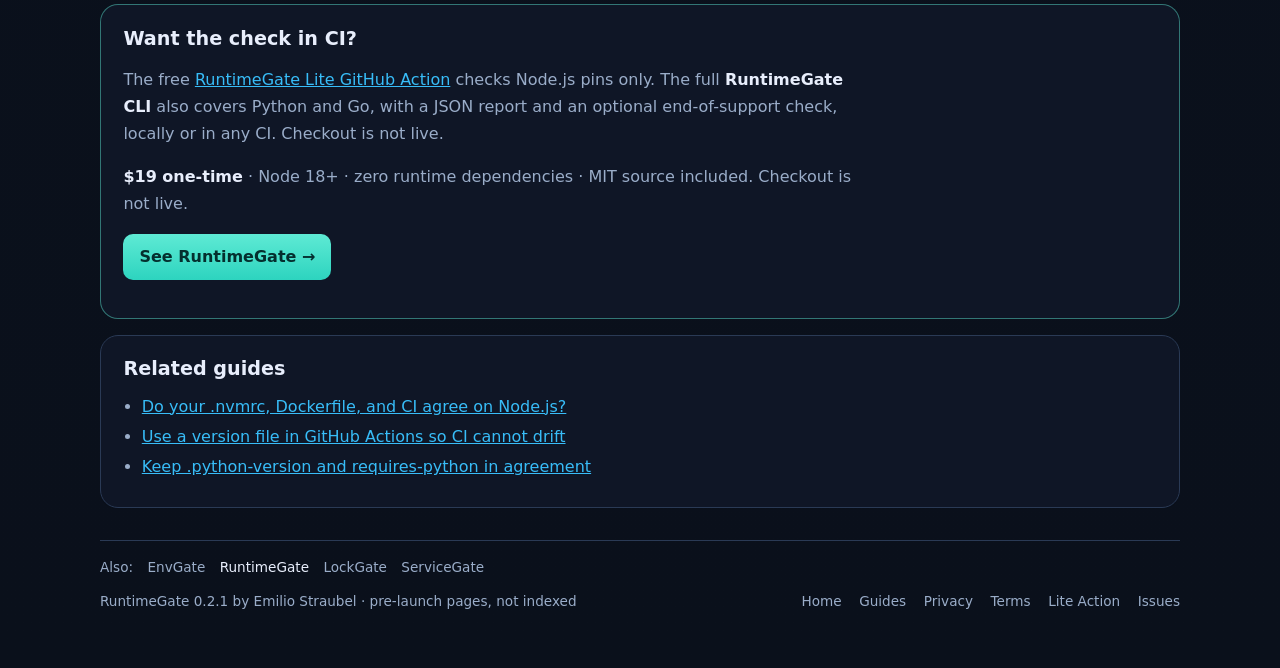
<file: guides/tool-versions-mise-toml-vs-nvmrc-setup-node.html>
<!DOCTYPE html>
<html lang="en">
<head>
  <meta charset="utf-8" />
  <meta name="viewport" content="width=device-width, initial-scale=1" />
  <title>When .tool-versions or mise.toml disagree with .nvmrc, setup-node, and Docker — RuntimeGate Guides</title>
  <meta name="description" content="How asdf and mise version files drift from .nvmrc, actions/setup-node, setup-python, and Dockerfiles, what each tool actually reads, and how to make one file the source of truth." />
  <meta name="author" content="Emilio Straubel" />
  <meta name="robots" content="noindex" />
  <meta property="og:title" content="When .tool-versions or mise.toml disagree with .nvmrc, setup-node, and Docker — RuntimeGate Guides" />
  <meta property="og:description" content="How asdf and mise version files drift from .nvmrc, actions/setup-node, setup-python, and Dockerfiles, what each tool actually reads, and how to make one file the source of truth." />
  <meta property="og:type" content="article" />
  <meta property="og:site_name" content="RuntimeGate" />
  <meta property="og:url" content="https://ess2292.github.io/runtimegate/guides/tool-versions-mise-toml-vs-nvmrc-setup-node.html" />
  <link rel="canonical" href="https://ess2292.github.io/runtimegate/guides/tool-versions-mise-toml-vs-nvmrc-setup-node.html" />
  <meta property="og:image" content="https://ess2292.github.io/runtimegate/og-image.png" />
  <meta property="og:image:type" content="image/png" />
  <meta property="og:image:width" content="1200" />
  <meta property="og:image:height" content="630" />
  <meta property="og:image:alt" content="RuntimeGate — fail CI when runtime pins disagree" />
  <meta property="article:published_time" content="2026-11-16" />
  <meta name="twitter:card" content="summary_large_image" />
  <meta name="twitter:title" content="When .tool-versions or mise.toml disagree with .nvmrc, setup-node, and Docker — RuntimeGate Guides" />
  <meta name="twitter:description" content="How asdf and mise version files drift from .nvmrc, actions/setup-node, setup-python, and Dockerfiles, what each tool actually reads, and how to make one file the source of truth." />
  <meta name="twitter:image" content="https://ess2292.github.io/runtimegate/og-image.png" />
  <meta name="twitter:image:alt" content="RuntimeGate — fail CI when runtime pins disagree" />
  <script type="application/ld+json">{"@context": "https://schema.org", "@type": "TechArticle", "headline": "When .tool-versions or mise.toml disagree with .nvmrc, setup-node, and Docker", "description": "How asdf and mise version files drift from .nvmrc, actions/setup-node, setup-python, and Dockerfiles, what each tool actually reads, and how to make one file the source of truth.", "author": {"@type": "Person", "name": "Emilio Straubel"}, "datePublished": "2026-11-16", "dateModified": "2026-11-16", "mainEntityOfPage": "https://ess2292.github.io/runtimegate/guides/tool-versions-mise-toml-vs-nvmrc-setup-node.html", "publisher": {"@type": "Person", "name": "Emilio Straubel"}, "image": "https://ess2292.github.io/runtimegate/og-image.png"}</script>
  <meta name="theme-color" content="#0b1220" />
  <link rel="icon" href="../favicon.svg" type="image/svg+xml" />
  <link rel="icon" href="../favicon-32.png" type="image/png" sizes="32x32" />
  <link rel="apple-touch-icon" href="../apple-touch-icon.png" />
  <link rel="stylesheet" href="../styles.css" />
</head>
<body>
  <a class="skip" href="#main">Skip to content</a>
  <div class="wrap">
    <nav class="site-nav" aria-label="Primary">
      <a class="brand" href="../index.html">
        <span class="brand-mark" aria-hidden="true">rg</span>
        RuntimeGate
      </a>
      <ul class="nav-links">
        <li><a href="../index.html#checks">What it checks</a></li>
        <li><a href="../index.html#ci">CI</a></li>
        <li><a href="../index.html#limits">Limits</a></li>
        <li><a href="../index.html#pricing">Pricing</a></li>
        <li><a href="index.html" aria-current="page">Guides</a></li>
        <li><a href="../index.html#faq">FAQ</a></li>
        <li><a href="https://github.com/ESS2292/runtimegate-action">Lite Action</a></li>
      </ul>
    </nav>
    <main id="main" class="article">
      <p class="crumbs"><a href="../index.html">RuntimeGate</a> / <a href="index.html">Guides</a></p>
      <section>
        <div class="eyebrow">Guide &middot; November 16, 2026</div>
        <h1>When .tool-versions or mise.toml disagree with .nvmrc, setup-node, and Docker</h1>
        <p class="lead">A team moves to asdf or mise, adds <code>.tool-versions</code> or <code>mise.toml</code>, and leaves the old <code>.nvmrc</code>, the CI step, and the Dockerfile where they were. Each one still installs a version, just not the same one.</p>
        <p>The cause is simple: each tool reads only certain files, and it ignores the rest without telling you. Here is what each tool reads, according to its own docs and source. After that come a real drift example and a setup with one source of truth.</p>
      </section>
      <section>
        <h2>Which file each tool actually reads</h2>
        <ul>
          <li><strong>asdf</strong> reads <code>.tool-versions</code>: one <code>&lt;tool&gt; &lt;version&gt;</code> per line, with <code>#</code> comments. The Node.js plugin is named <code>nodejs</code>. Extra versions on a line are fallbacks, for example <code>python 3.7.2 2.7.15 system</code>. By default asdf does not read other managers’ files such as <code>.nvmrc</code>; that requires <code>legacy_version_file = yes</code> and a plugin that supports it (<a href="https://asdf-vm.com/manage/configuration.html">asdf configuration</a>).</li>
          <li><strong>mise</strong> reads <code>mise.toml</code> (<code>[tools]</code>, for example <code>node = "24"</code>) and also reads <code>.tool-versions</code>. If both are in the same directory and both declare a tool, <strong><code>mise.toml</code> wins</strong>. mise reads <code>.nvmrc</code> and <code>.python-version</code> (“idiomatic version files”) only for tools listed in <code>idiomatic_version_file_enable_tools</code>, and that list is empty by default (<a href="https://mise.jdx.dev/dev-tools/versions.html">mise version requests and version files</a>, <a href="https://mise.jdx.dev/configuration.html">mise.toml reference</a>). So a developer on mise can have a stale <code>.nvmrc</code> in the repo and never install from it.</li>
          <li><strong>mise version requests are not always exact.</strong> <code>node = "24"</code> means a 24.x release, and <code>"lts"</code> and <code>"latest"</code> are aliases that move. mise’s docs say asdf expects exact versions, so a <code>.tool-versions</code> that asdf users also read should hold concrete versions.</li>
          <li><strong>actions/setup-node</strong> reads only the file you give it in <code>node-version-file</code>. Its docs list <code>.nvmrc</code>, <code>.node-version</code>, <code>.tool-versions</code>, and <code>package.json</code>. Support for <code>mise.toml</code> (<code>[tools]</code> <code>node</code>) was added in <a href="https://github.com/actions/setup-node/releases/tag/v7.1.0">v7.1.0</a>. Earlier majors don’t list <code>mise.toml</code> in their docs. If <code>node-version</code> and <code>node-version-file</code> are both set, <code>node-version</code> is used (<a href="https://github.com/actions/setup-node/blob/main/docs/advanced-usage.md#node-version-file">setup-node advanced usage</a>).</li>
          <li><strong>actions/setup-python</strong> takes <code>python-version-file</code> and documents <code>.python-version</code>, <code>pyproject.toml</code>, <code>.tool-versions</code>, and <code>Pipfile</code>. If <code>python-version</code> is also set, the file is ignored (<a href="https://github.com/actions/setup-python/blob/main/docs/advanced-usage.md#using-the-python-version-file-input">setup-python advanced usage</a>). In its source, any <code>.toml</code> file goes through the pyproject reader, which looks for <code>project.requires-python</code> or Poetry’s Python dependency, not mise’s <code>[tools]</code>. For Python, point it at <code>.tool-versions</code> or <code>.python-version</code>, not <code>mise.toml</code>.</li>
          <li><strong>Docker</strong> reads none of these files. A <code>FROM</code> line can only use <code>ARG</code> values declared before the first <code>FROM</code> (<a href="https://docs.docker.com/reference/dockerfile/#understand-how-arg-and-from-interact">Dockerfile reference</a>), so the image tag is either written out or passed in at build time.</li>
        </ul>
      </section>
      <section>
        <h2>One gotcha: fallback versions in a file CI reads</h2>
        <p>asdf allows several versions on one line. The CI actions do not parse that format the same way. In setup-node’s source (<code>src/util.ts</code>), a non-JSON, non-TOML file is matched against a pattern that expects an optional <code>node</code>/<code>nodejs</code> name and then a single version on its own line. A line like <code>nodejs 22.11.0 20.18.0</code> does not match, and the code then falls back to the whole file text. setup-python’s <code>.tool-versions</code> reader also expects <code>python</code> followed by a single version. If CI reads <code>.tool-versions</code>, keep a single version on each line CI depends on.</p>
      </section>
      <section>
        <h2>What drift looks like</h2>
        <p>Here is a small repo partway through a move to asdf. <code>.tool-versions</code> was updated. <code>.nvmrc</code>, the Dockerfile, and the hardcoded Python version in CI were not:</p>
        <pre><code># .tool-versions
nodejs 22.11.0
python 3.12.1

# .nvmrc
20

# Dockerfile
FROM node:20-alpine

# .github/workflows/ci.yml (steps)
- uses: actions/setup-node@v4
  with:
    node-version-file: .nvmrc
- uses: actions/setup-python@v5
  with:
    python-version: '3.11'</code></pre>
        <p>Developers using asdf or mise get Node 22.11.0 and Python 3.12.1. CI and the container get Node 20, and CI gets Python 3.11. Running the RuntimeGate CLI (0.2.1) on that repo printed this and exited <code>1</code>:</p>
        <pre><code>$ runtimegate check .
RuntimeGate checked 6 declarations (node, python, go, rust).

Errors (2):
  [major-mismatch] Node.js pins disagree on the major version (20 vs 22).
  [series-mismatch] Python pins disagree on the major.minor series (3.11 vs 3.12).

Warnings (2):
  [loose-pin] Some Node.js pins are major-only (.nvmrc@.nvmrc:20, Dockerfile#FROM@Dockerfile:20-alpine) while others pin a minor or patch. A major-only tag can float.
  [hardcoded-ci] Python CI hardcodes a version (actions/setup-python#python-version@.github/workflows/ci.yml:3.11) while a version file is present or referenced. Prefer node-version-file / python-version-file / go-version-file so CI cannot drift.</code></pre>
      </section>
      <section>
        <h2>Make one file the source of truth</h2>
        <p>If the team uses asdf, or uses both asdf and mise, make <code>.tool-versions</code> the source of truth. asdf, mise, setup-node (v4 and later document it), and setup-python (v5 and later document it) can all read it. Delete <code>.nvmrc</code> instead of keeping a second copy. Remember that mise ignores it by default anyway. Point both CI steps at the same file, and pin the Docker image to the same version:</p>
        <pre><code># .tool-versions
nodejs 22.11.0
python 3.12.1

# Dockerfile
FROM node:22.11.0-alpine

# .github/workflows/ci.yml (steps)
- uses: actions/setup-node@v4
  with:
    node-version-file: .tool-versions
- uses: actions/setup-python@v5
  with:
    python-version-file: .tool-versions</code></pre>
        <p>Do not also set <code>node-version</code> or <code>python-version</code> in those steps. Both actions let the hardcoded input override the file. With the changes above, the same check printed this and exited <code>0</code>:</p>
        <pre><code>$ runtimegate check .
RuntimeGate checked 5 declarations (node, python, go, rust).
OK — declared runtimes agree.</code></pre>
        <p>If the team uses only mise, <code>mise.toml</code> can be the source of truth for Node, as long as CI uses <code>actions/setup-node</code> v7.1.0 or later with <code>node-version-file: mise.toml</code>. setup-python does not read mise’s <code>[tools]</code> table, so keep Python in a file it does read. If a repo has both <code>mise.toml</code> and <code>.tool-versions</code>, mise developers get the <code>mise.toml</code> value, while CI may read the other file. That is drift too. In the fixed repo above, adding a <code>mise.toml</code> with <code>node = "24"</code> made the check fail again:</p>
        <pre><code>$ runtimegate check .
RuntimeGate checked 6 declarations (node, python, go, rust).

Errors (1):
  [major-mismatch] Node.js pins disagree on the major version (22 vs 24).

Warnings (1):
  [loose-pin] Some Node.js pins are major-only (mise.toml#tools@mise.toml:24) while others pin a minor or patch. A major-only tag can float.</code></pre>
      </section>
      <section>
        <h2>The Dockerfile still needs a check</h2>
        <p>Docker can’t read <code>.tool-versions</code>. You can write the tag out, as above, or declare <code>ARG NODE_VERSION</code> before <code>FROM node:${NODE_VERSION}-alpine</code> and pass the value at build time. For example, <code>awk '$1=="nodejs"{print $2}' .tool-versions</code> prints <code>22.11.0</code> for the file above, and you can pass that with <code>--build-arg</code>. That moves the problem into your build scripts. A static check also can’t see the final value: RuntimeGate reports an interpolated <code>FROM</code> as a warning (<code>unresolved-interpolation</code>), not as a match. A literal tag plus a CI check that compares it with <code>.tool-versions</code> is easier to verify.</p>
      </section>
      <section>
        <h2>What RuntimeGate reads in these files, and what it doesn’t</h2>
        <ul>
          <li><code>.tool-versions</code>: lines for <code>node</code>/<code>nodejs</code>, <code>python</code>, <code>go</code>/<code>golang</code>, and <code>rust</code>. It uses only the first version and ignores asdf fallbacks and <code>#</code> comments.</li>
          <li>mise config: <code>mise.toml</code>, <code>.mise.toml</code>, <code>.config/mise.toml</code>, <code>.config/mise/config.toml</code>, <code>mise/config.toml</code>, and <code>.mise/config.toml</code>, including nested ones. It reads <code>[tools]</code> entries written as <code>node = "24"</code>, <code>node = { version = "24" }</code>, a list (the first entry counts), or a <code>[tools.node]</code> table. It does not read <code>mise.local.toml</code> or <code>conf.d</code> fragments. It is a narrow parser, not a full TOML implementation.</li>
          <li><code>lts</code>, <code>latest</code>, and <code>system</code> are reported as floating and produce a warning, not a failure. <code>path:</code> and <code>ref:</code> requests produce an “unresolved” warning. For example, <code>node = "lts"</code> next to <code>nodejs 22.11.0</code> gives a <code>floating-tag</code> warning and exits <code>0</code>, even though mise resolves <code>lts</code> to a specific major. If you need the gate to fail, pin a number.</li>
          <li>Node.js pins are compared by major version. Python pins are compared by major.minor series. It compares every file it finds; it does not model mise’s precedence. It records which file <code>node-version-file</code> names, but it does not open that file to confirm what CI will install.</li>
        </ul>
        <p>The free <a href="https://github.com/ESS2292/runtimegate-action">RuntimeGate Lite Action</a> checks Node.js only, and that includes Node lines in <code>.tool-versions</code> and Node in <code>mise.toml</code>. The full CLI also checks Python and Go. Checkout is not live.</p>
        <p><small>Sources checked on 16 November 2026: the asdf and mise docs linked above, the setup-node and setup-python docs and <code>src/util.ts</code> / <code>src/utils.ts</code> at their current releases, the setup-node v7.1.0 release notes, and the Dockerfile reference. The command output above came from running RuntimeGate 0.2.1 on a local test repo. The Docker build-arg pattern was not run.</small></p>
      </section>
      <section class="cta-box" aria-label="RuntimeGate">
        <h2>Want the check in CI?</h2>
        <p>The free <a href="https://github.com/ESS2292/runtimegate-action">RuntimeGate Lite GitHub Action</a> checks Node.js pins only. The full <strong>RuntimeGate CLI</strong> also covers Python and Go, with a JSON report and an optional end-of-support check, locally or in any CI. Checkout is not live.</p>
        <p><strong>$19 one-time</strong> &middot; Node 18+ &middot; zero runtime dependencies &middot; MIT source included. Checkout is not live.</p>
        <p><a class="cta-link" href="../index.html#pricing">See RuntimeGate &rarr;</a></p>
      </section>
      <section>
        <h2>Related guides</h2>
        <ul>
          <li><a href="nvmrc-dockerfile-ci-node-version-drift.html">Do your .nvmrc, Dockerfile, and CI agree on Node.js?</a></li>
          <li><a href="github-actions-node-version-file.html">Use a version file in GitHub Actions so CI cannot drift</a></li>
          <li><a href="python-version-vs-pyproject-requires-python.html">Keep .python-version and requires-python in agreement</a></li>
        </ul>
      </section>

    </main>
    <footer>
      <nav class="family-nav" aria-label="Other tools in this family">
        <span class="family-label">Also:</span>
          <a href="https://ess2292.github.io/envgate/">EnvGate</a>
          <a href="https://ess2292.github.io/runtimegate/" aria-current="page">RuntimeGate</a>
          <a href="https://ess2292.github.io/lockgate/">LockGate</a>
          <a href="https://ess2292.github.io/servicegate/">ServiceGate</a>
      </nav>
<div class="footer-row">
        <div>RuntimeGate 0.2.1 by Emilio Straubel · pre-launch pages, not indexed</div>
        <div class="footer-links">
          <a href="../index.html">Home</a>
          <a href="index.html" aria-current="page">Guides</a>
          <a href="../privacy.html">Privacy</a>
          <a href="../terms.html">Terms</a>
          <a href="https://github.com/ESS2292/runtimegate-action">Lite Action</a>
          <a href="https://github.com/ESS2292/runtimegate-action/issues">Issues</a>
        </div>
      </div>
    </footer>
  </div>
</body>
</html>
</file>
<file: styles.css>
:root {
  --bg: #0b1220;
  --bg-elev: #121a2b;
  --panel: #162033;
  --line: #2a3a55;
  --text: #e8eefc;
  --muted: #9aadc9;
  --accent: #5eead4;
  --accent-2: #38bdf8;
  --warn: #fbbf24;
  --err: #fb7185;
  --ok: #4ade80;
  --shadow: 0 24px 60px rgba(0, 0, 0, 0.45);
  --radius: 18px;
  --font: ui-sans-serif, system-ui, -apple-system, "Segoe UI", Roboto, Helvetica, Arial, sans-serif;
  --mono: ui-monospace, SFMono-Regular, Menlo, Consolas, monospace;
}

* { box-sizing: border-box; }

html { scroll-behavior: smooth; }

html, body {
  margin: 0;
  padding: 0;
  background: var(--bg);
  color: var(--text);
  font-family: var(--font);
}

body {
  min-height: 100vh;
  background-image:
    radial-gradient(1200px 600px at 10% -10%, rgba(56, 189, 248, 0.18), transparent 55%),
    radial-gradient(900px 500px at 90% 0%, rgba(94, 234, 212, 0.12), transparent 50%),
    linear-gradient(180deg, #0b1220 0%, #0a101b 100%);
}

.skip {
  position: absolute;
  left: 1rem;
  top: -3rem;
  background: var(--panel);
  color: var(--text);
  padding: 0.5rem 0.8rem;
  border-radius: 8px;
  z-index: 20;
}
.skip:focus { top: 0.75rem; }

.wrap {
  width: min(1080px, calc(100% - 2rem));
  margin: 0 auto;
  padding: 1.25rem 0 4rem;
}

.site-nav {
  display: flex;
  align-items: center;
  justify-content: space-between;
  gap: 1rem;
  flex-wrap: wrap;
  margin-bottom: 1.25rem;
  padding: 0.65rem 0;
}

.brand {
  display: inline-flex;
  align-items: center;
  gap: 0.6rem;
  color: var(--text);
  text-decoration: none;
  font-weight: 750;
  letter-spacing: -0.02em;
  font-size: 1.05rem;
}

.brand-mark {
  width: 1.7rem;
  height: 1.7rem;
  border-radius: 8px;
  border: 1.5px solid var(--accent);
  background: #0b1526;
  display: inline-flex;
  align-items: center;
  justify-content: center;
  color: var(--accent);
  font-family: var(--mono);
  font-size: 0.72rem;
  font-weight: 700;
}

.nav-links {
  display: flex;
  flex-wrap: wrap;
  gap: 0.35rem 1rem;
  list-style: none;
  margin: 0;
  padding: 0;
}

.nav-links a {
  color: var(--muted);
  text-decoration: none;
  font-size: 0.92rem;
}

.nav-links a:hover,
.nav-links a[aria-current="page"] {
  color: var(--text);
}

header.hero {
  display: grid;
  grid-template-columns: 1.2fr 0.9fr;
  gap: 1.5rem;
  align-items: center;
  margin: 1.5rem 0 2rem;
}

@media (max-width: 860px) {
  header.hero { grid-template-columns: 1fr; }
}

.eyebrow {
  display: inline-flex;
  align-items: center;
  gap: 0.5rem;
  color: var(--accent);
  font-weight: 600;
  letter-spacing: 0.04em;
  text-transform: uppercase;
  font-size: 0.75rem;
  margin-bottom: 0.75rem;
}

h1 {
  font-size: clamp(1.8rem, 4vw, 2.6rem);
  line-height: 1.15;
  margin: 0 0 1rem;
}

.lead {
  color: var(--muted);
  font-size: 1.08rem;
  line-height: 1.6;
  margin: 0 0 1.25rem;
  max-width: 40rem;
}

.meta {
  display: flex;
  flex-wrap: wrap;
  gap: 0.6rem;
  margin-bottom: 1.25rem;
}

.chip {
  border: 1px solid var(--line);
  background: rgba(255, 255, 255, 0.03);
  border-radius: 999px;
  padding: 0.35rem 0.75rem;
  font-size: 0.85rem;
  color: var(--muted);
}

.chip em {
  color: var(--text);
  font-style: normal;
  font-weight: 600;
}

.price-card {
  background: linear-gradient(180deg, rgba(22, 32, 51, 0.95), rgba(12, 18, 30, 0.95));
  border: 1px solid var(--line);
  border-radius: var(--radius);
  padding: 1.25rem;
  box-shadow: var(--shadow);
}

.price-card .amt {
  font-size: 2.4rem;
  font-weight: 750;
  letter-spacing: -0.03em;
}

.price-card .amt span {
  font-size: 1rem;
  color: var(--muted);
  font-weight: 500;
  margin-left: 0.25rem;
}

.price-card p {
  color: var(--muted);
  margin: 0.5rem 0 1rem;
  line-height: 1.5;
}

.buy-btn {
  display: block;
  width: 100%;
  text-align: center;
  padding: 0.9rem 1rem;
  border-radius: 12px;
  border: 1px dashed var(--line);
  color: var(--muted);
  background: rgba(255, 255, 255, 0.02);
  font-weight: 600;
  font-size: 1rem;
  font-family: inherit;
  cursor: not-allowed;
}

.buy-btn:not(:disabled) {
  border: 1px solid transparent;
  background: linear-gradient(180deg, #5eead4, #2dd4bf);
  color: #042f2e;
  cursor: pointer;
  box-shadow: 0 10px 24px rgba(94, 234, 212, 0.18);
}

.buy-btn:not(:disabled):hover {
  filter: brightness(1.05);
}

.buy-note {
  margin: 0.75rem 0 0;
  font-size: 0.85rem;
  color: var(--muted);
  line-height: 1.45;
}

.art {
  margin-top: 1rem;
  border-radius: 14px;
  overflow: hidden;
  border: 1px solid var(--line);
  background: #0a1424;
  aspect-ratio: 16 / 9;
  position: relative;
}

.art-svg {
  width: 100%;
  height: 100%;
  display: block;
}

section {
  background: rgba(18, 26, 43, 0.72);
  border: 1px solid var(--line);
  border-radius: var(--radius);
  padding: 1.35rem 1.4rem;
  margin: 1rem 0;
  backdrop-filter: blur(8px);
}

h2 {
  margin: 0 0 0.9rem;
  font-size: 1.2rem;
}

h3 {
  margin: 1.1rem 0 0.5rem;
  font-size: 1.02rem;
}

ul, ol {
  margin: 0;
  padding-left: 1.15rem;
  color: var(--muted);
  line-height: 1.55;
}

ul li, ol li { margin: 0.35rem 0; }

ul strong, ol strong, p strong {
  color: var(--text);
  font-weight: 600;
}

.grid-2 {
  display: grid;
  grid-template-columns: 1fr 1fr;
  gap: 1rem;
}

@media (max-width: 720px) {
  .grid-2 { grid-template-columns: 1fr; }
}

.terminal {
  background: #070d18;
  border: 1px solid var(--line);
  border-radius: 14px;
  overflow: hidden;
  box-shadow: var(--shadow);
  margin: 0.75rem 0 0;
}

.terminal .bar {
  display: flex;
  gap: 0.4rem;
  align-items: center;
  padding: 0.65rem 0.85rem;
  border-bottom: 1px solid var(--line);
  background: #0d1628;
  color: var(--muted);
  font-size: 0.8rem;
}

.bar-cmd {
  margin-left: 0.5rem;
  overflow: hidden;
  text-overflow: ellipsis;
  white-space: nowrap;
  font-family: var(--mono);
}

.dot {
  width: 0.55rem;
  height: 0.55rem;
  border-radius: 50%;
  display: inline-block;
  flex-shrink: 0;
}

.dot.r { background: #fb7185; }
.dot.y { background: #fbbf24; }
.dot.g { background: #4ade80; }

pre {
  margin: 0;
  padding: 1rem 1.1rem 1.2rem;
  overflow-x: auto;
  font-family: var(--mono);
  font-size: 0.86rem;
  line-height: 1.5;
  color: #dbe7ff;
}

.code-block {
  background: #070d18;
  border: 1px solid var(--line);
  border-radius: 12px;
  padding: 1rem;
  overflow-x: auto;
  font-family: var(--mono);
  font-size: 0.86rem;
  color: #dbe7ff;
  margin: 0.4rem 0 0;
}

.c-muted { color: #7f93b3; }
.c-ok { color: var(--ok); }
.c-err { color: var(--err); }
.c-warn { color: var(--warn); }
.c-accent { color: var(--accent); }

h2 + .note { margin-top: 0; }

.note {
  color: var(--muted);
  font-size: 0.92rem;
  line-height: 1.55;
}

code {
  font-family: var(--mono);
  font-size: 0.9em;
  background: rgba(255, 255, 255, 0.06);
  padding: 0.1rem 0.35rem;
  border-radius: 6px;
}

pre code, .code-block code {
  background: none;
  padding: 0;
  border-radius: 0;
  font-size: inherit;
}

a { color: var(--accent-2); }

.faq details {
  border-top: 1px solid var(--line);
  padding: 0.7rem 0;
}

.faq details:first-of-type { border-top: 0; padding-top: 0; }

.faq summary {
  cursor: pointer;
  font-weight: 600;
  color: var(--text);
  list-style: none;
}

.faq summary::-webkit-details-marker { display: none; }

.faq summary::before {
  content: "+";
  color: var(--accent);
  display: inline-block;
  width: 1.1rem;
  font-family: var(--mono);
}

.faq details[open] summary::before { content: "–"; }

.faq details p, .faq details ul {
  margin: 0.55rem 0 0.2rem;
}

.todo {
  display: inline-block;
  margin-top: 0.15rem;
  padding: 0.15rem 0.45rem;
  border-radius: 6px;
  border: 1px dashed var(--warn);
  color: #fde68a;
  background: rgba(251, 191, 36, 0.1);
  font-family: var(--mono);
  font-size: 0.88em;
}

.legal h1 { font-size: clamp(1.6rem, 3vw, 2rem); }
.legal p { color: var(--muted); line-height: 1.65; }

footer {
  margin-top: 2rem;
  color: var(--muted);
  font-size: 0.85rem;
  line-height: 1.5;
  border-top: 1px solid var(--line);
  padding-top: 1rem;
}

.footer-row {
  display: flex;
  flex-wrap: wrap;
  justify-content: space-between;
  gap: 0.75rem 1.5rem;
}

.footer-links {
  display: flex;
  flex-wrap: wrap;
  gap: 0.75rem 1.1rem;
}

.footer-links a {
  color: var(--muted);
  text-decoration: none;
}

.footer-links a:hover { color: var(--text); }

/* Guides */
.crumbs { color: var(--muted); font-size: 0.85rem; margin: 0 0 0.5rem; }
.crumbs a { color: var(--muted); }
.article section > p { color: var(--muted); line-height: 1.7; max-width: 46rem; }
.article section > ul, .article section > ol { max-width: 46rem; }
.article h2 { margin-top: 1.6rem; }
.article section > h2:first-child { margin-top: 0; }
.article .code-block { margin: 0.6rem 0 1rem; white-space: pre; }
.cta-box { border-color: rgba(94, 234, 212, 0.45); }
.cta-box h2 { margin-top: 0; }
.cta-box p { color: var(--muted); line-height: 1.6; }
.cta-link { display: inline-block; padding: 0.6rem 1rem; border-radius: 10px; background: linear-gradient(180deg, #5eead4, #2dd4bf); color: #042f2e; font-weight: 600; text-decoration: none; }
.guide-list { display: grid; grid-template-columns: 1fr 1fr; gap: 1rem; margin: 1rem 0; }
@media (max-width: 720px) { .guide-list { grid-template-columns: 1fr; } }
.guide-card { background: rgba(18, 26, 43, 0.72); border: 1px solid var(--line); border-radius: var(--radius); padding: 1.2rem 1.3rem; }
.guide-card h2 { font-size: 1.05rem; margin: 0 0 0.5rem; }
.guide-card h2 a { color: var(--text); text-decoration: none; }
.guide-card h2 a:hover { color: var(--accent); }
.guide-card p { color: var(--muted); line-height: 1.55; margin: 0; font-size: 0.92rem; }

.article .compare-wrap { overflow-x: auto; margin: 0.8rem 0 1.2rem; max-width: 100%; }
.article table.compare {
  width: 100%;
  border-collapse: collapse;
  font-size: 0.92rem;
  min-width: 40rem;
}
.article table.compare th,
.article table.compare td {
  border: 1px solid var(--line);
  padding: 0.55rem 0.7rem;
  text-align: left;
  vertical-align: top;
  color: var(--muted);
  line-height: 1.45;
}
.article table.compare th {
  background: rgba(18, 26, 43, 0.85);
  color: var(--text);
  font-weight: 600;
  white-space: nowrap;
}
.article table.compare td:first-child,
.article table.compare th:first-child {
  color: var(--text);
  font-weight: 600;
  white-space: nowrap;
}
.article table.compare tbody tr:nth-child(even) td { background: rgba(18, 26, 43, 0.45); }

.demo-rec {
  margin: 0.75rem 0 1.25rem;
  background: #070d18;
  border: 1px solid var(--line);
  border-radius: 14px;
  overflow: hidden;
  box-shadow: var(--shadow);
}
.demo-rec video,
.demo-rec img {
  display: block;
  width: 100%;
  height: auto;
  vertical-align: top;
  background: #070d18;
}
.demo-rec figcaption {
  padding: 0.7rem 1rem 0.9rem;
  color: var(--muted);
  font-size: 0.88rem;
  line-height: 1.5;
  border-top: 1px solid var(--line);
}

/* Launch-readiness: visible focus, family links, tighter mobile nav */
a:focus-visible,
button:focus-visible,
summary:focus-visible,
.buy-btn:focus-visible {
  outline: 2px solid var(--accent);
  outline-offset: 3px;
}

.family-nav {
  display: flex;
  flex-wrap: wrap;
  align-items: center;
  gap: 0.4rem 0.9rem;
  margin: 0 0 0.85rem;
  font-size: 0.85rem;
}

.family-nav .family-label {
  color: var(--muted);
}

.family-nav a {
  color: var(--muted);
  text-decoration: none;
}

.family-nav a:hover,
.family-nav a[aria-current="page"] {
  color: var(--text);
}

@media (max-width: 720px) {
  .nav-links {
    gap: 0.2rem 0.7rem;
  }
  .nav-links a {
    display: inline-block;
    padding: 0.4rem 0.1rem;
  }
}
</file>
